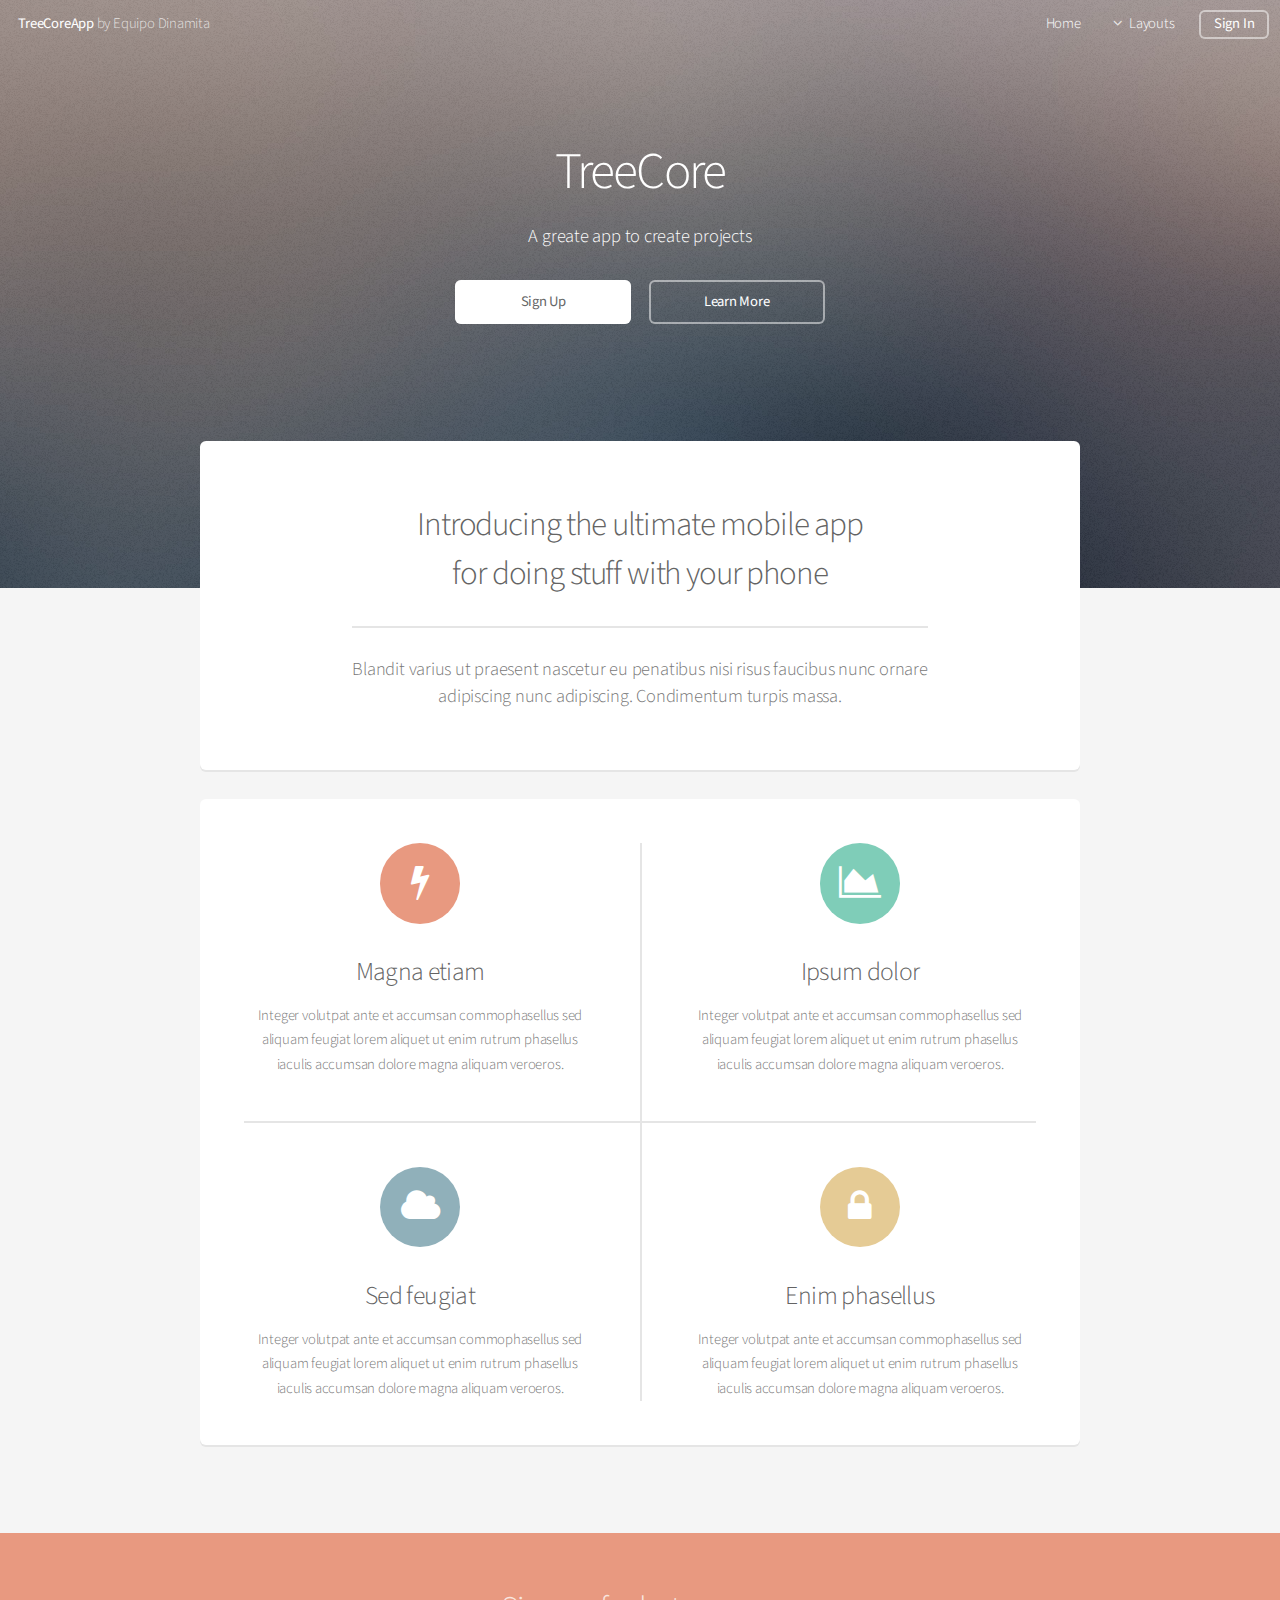
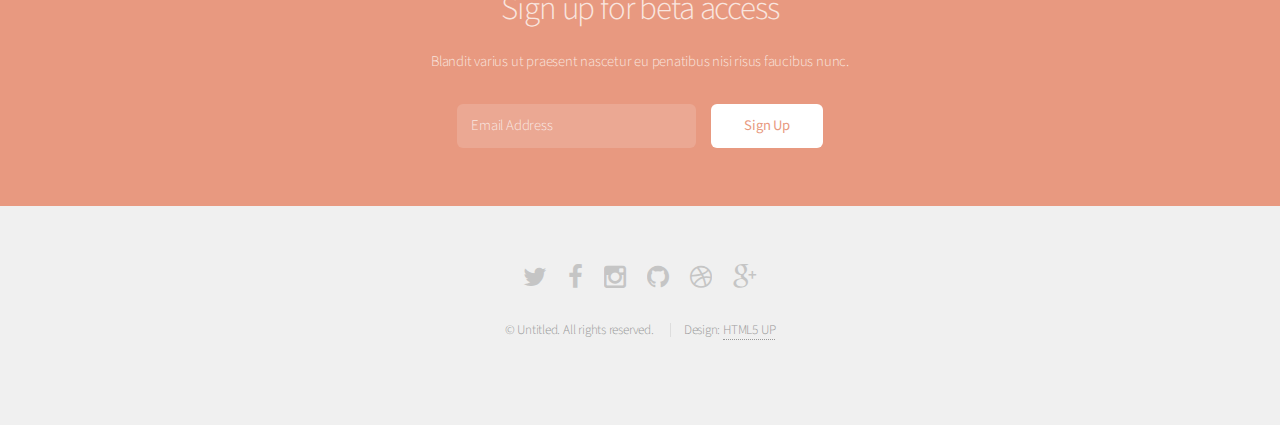
<file: src/main/resources/static/index.html>
<!DOCTYPE HTML>
<!--
	Alpha by HTML5 UP
	html5up.net | @n33co
	Free for personal and commercial use under the CCA 3.0 license (html5up.net/license)
-->
<html>
<head>
	<title>Alpha by HTML5 UP</title>
	<meta http-equiv="content-type" content="text/html; charset=utf-8" />
	<meta name="description" content="" />
	<meta name="keywords" content="" />
	<!--Scripts-->
	<script src="js/view/jquery.min.js"></script>
	<script src="js/view/jquery.dropotron.min.js"></script>
	<script src="js/view/jquery.scrollgress.min.js"></script>
	<script src="js/view/skel.min.js"></script>
	<script src="js/view/skel-layers.min.js"></script>
	<script src="js/view/init.js"></script>
	<noscript>
		<link rel="stylesheet" href="css/view/skel.css" />
		<link rel="stylesheet" href="css/view/style.css" />
		<link rel="stylesheet" href="css/view/style-wide.css" />
	</noscript>
</head>
<body class="landing">

	<!-- Header -->
	<header id="header" class="alt">
		<h1>
			<a href="index.html">TreeCoreApp</a> by Equipo Dinamita
		</h1>
		<nav id="nav">
			<ul>
				<li><a href="index.html">Home</a></li>
				<li><a href="" class="icon fa-angle-down">Layouts</a>
					<ul>
						<li><a href="prueba.html">Project</a>
							<ul>
								<li><a href="projectDescription.html">Add</a></li>
								<li><a href="#">Option Two</a></li>
								<li><a href="#">Option Three</a></li>
								<li><a href="#">Option Four</a></li>
							</ul></li>
					</ul></li>
				<li><a href="login.html" class="button">Sign In</a></li>
			</ul>
		</nav>
	</header>

	<!-- Banner -->
	<section id="banner">
		<h2>TreeCore</h2>
		<p>A greate app to create projects</p>
		<ul class="actions">
			<li><a href="signup.html" class="button special">Sign Up</a></li>
			<li><a href="#" class="button">Learn More</a></li>
		</ul>
	</section>

	<!-- Main -->
	<section id="main" class="container">

		<section class="box special">
			<header class="major">
				<h2>
					Introducing the ultimate mobile app <br /> for doing stuff with
					your phone
				</h2>
				<p>
					Blandit varius ut praesent nascetur eu penatibus nisi risus
					faucibus nunc ornare<br /> adipiscing nunc adipiscing. Condimentum
					turpis massa.
				</p>
			</header>
			
		</section>

		<section class="box special features">
			<div class="features-row">
				<section>
					<span class="icon major fa-bolt accent2"></span>
					<h3>Magna etiam</h3>
					<p>Integer volutpat ante et accumsan commophasellus sed aliquam
						feugiat lorem aliquet ut enim rutrum phasellus iaculis accumsan
						dolore magna aliquam veroeros.</p>
				</section>
				<section>
					<span class="icon major fa-area-chart accent3"></span>
					<h3>Ipsum dolor</h3>
					<p>Integer volutpat ante et accumsan commophasellus sed aliquam
						feugiat lorem aliquet ut enim rutrum phasellus iaculis accumsan
						dolore magna aliquam veroeros.</p>
				</section>
			</div>
			<div class="features-row">
				<section>
					<span class="icon major fa-cloud accent4"></span>
					<h3>Sed feugiat</h3>
					<p>Integer volutpat ante et accumsan commophasellus sed aliquam
						feugiat lorem aliquet ut enim rutrum phasellus iaculis accumsan
						dolore magna aliquam veroeros.</p>
				</section>
				<section>
					<span class="icon major fa-lock accent5"></span>
					<h3>Enim phasellus</h3>
					<p>Integer volutpat ante et accumsan commophasellus sed aliquam
						feugiat lorem aliquet ut enim rutrum phasellus iaculis accumsan
						dolore magna aliquam veroeros.</p>
				</section>
			</div>
		</section>
	</section>

	<!-- CTA -->
	<section id="cta">

		<h2>Sign up for beta access</h2>
		<p>Blandit varius ut praesent nascetur eu penatibus nisi risus
			faucibus nunc.</p>

		<form>
			<div class="row uniform 50%">
				<div class="8u 12u(mobilep)">
					<input type="email" name="email" id="email"
						placeholder="Email Address" />
				</div>
				<div class="4u 12u(mobilep)">
					<input type="submit" value="Sign Up" class="fit" />
				</div>
			</div>
		</form>

	</section>

	<!-- Footer -->
	<footer id="footer">
		<ul class="icons">
			<li><a href="#" class="icon fa-twitter"><span class="label">Twitter</span></a></li>
			<li><a href="#" class="icon fa-facebook"><span class="label">Facebook</span></a></li>
			<li><a href="#" class="icon fa-instagram"><span
					class="label">Instagram</span></a></li>
			<li><a href="#" class="icon fa-github"><span class="label">Github</span></a></li>
			<li><a href="#" class="icon fa-dribbble"><span class="label">Dribbble</span></a></li>
			<li><a href="#" class="icon fa-google-plus"><span
					class="label">Google+</span></a></li>
		</ul>
		<ul class="copyright">
			<li>&copy; Untitled. All rights reserved.</li>
			<li>Design: <a href="http://html5up.net">HTML5 UP</a></li>
		</ul>
	</footer>

</body>
</html>
</file>
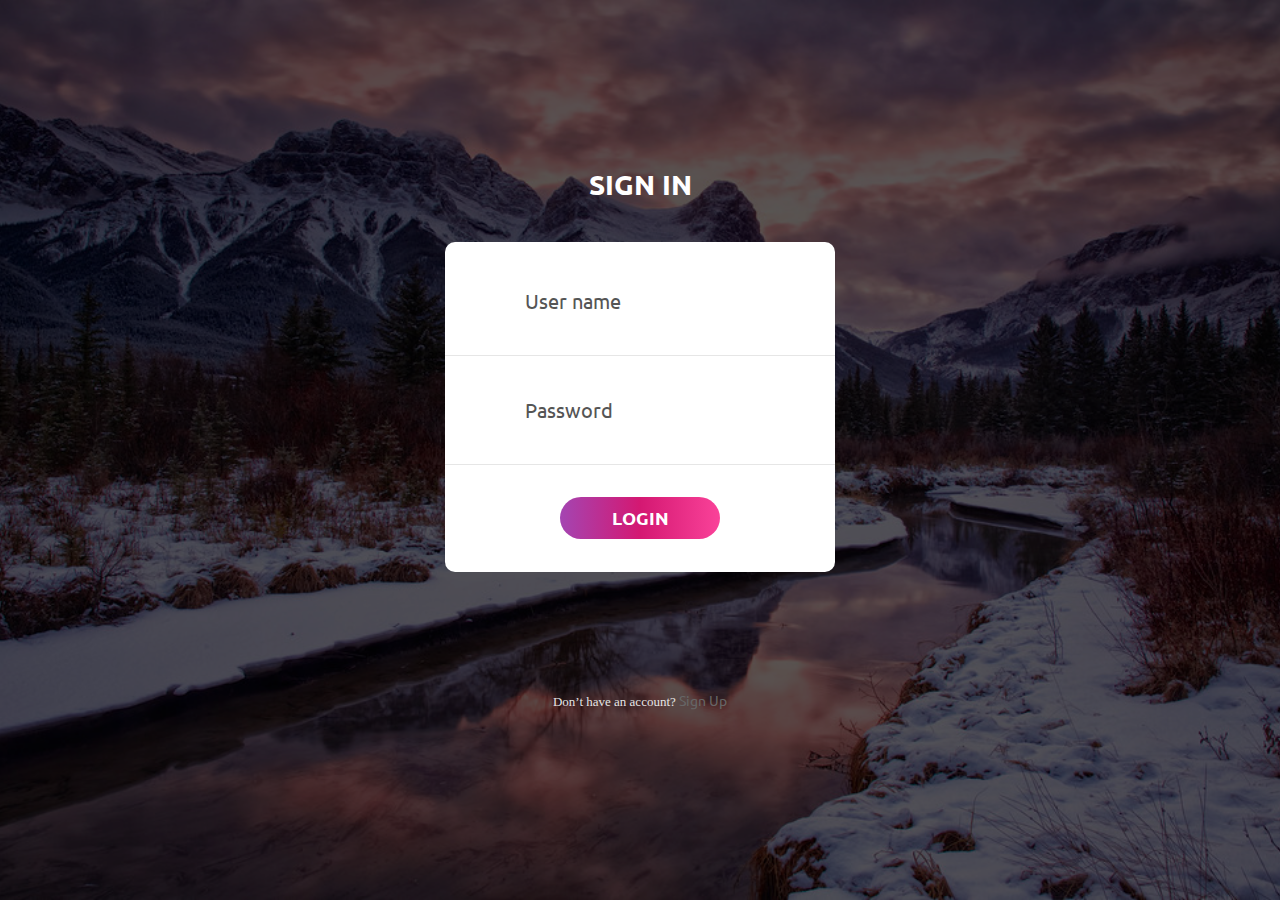
<file: src/main/resources/static/login.html>
<!DOCTYPE html>
<html lang="en">
<head>
	<title>Login</title>
	<meta charset="UTF-8">
	<meta name="viewport" content="width=device-width, initial-scale=1">
	
	<meta http-equiv="Expires" content="0">
	<meta http-equiv="Last-Modified" content="0">
	<meta http-equiv="Cache-Control" content="no-cache, mustrevalidate">
	<meta http-equiv="Pragma" content="no-cache">
	
	<script src="js/login/vendor/jquery/jquery-3.2.1.min.js"></script>
	<script src="js/login/vendor/animsition/js/animsition.min.js"></script>
	<script src="js/login/vendor/bootstrap/js/popper.js"></script>
	<script src="js/login/vendor/bootstrap/js/bootstrap.min.js"></script>
	<script src="js/login/vendor/select2/select2.min.js"></script>
	<script src="js/login/vendor/daterangepicker/moment.min.js"></script>
	<script src="js/login/vendor/daterangepicker/daterangepicker.js"></script>
	<script src="js/login/vendor/countdowntime/countdowntime.js"></script>
	<script src="js/login/js/main.js"></script>
	
	<script src="https://ajax.googleapis.com/ajax/libs/jquery/3.4.1/jquery.min.js"></script>
	<script src="js/api/apiclient.js"></script>
	<script src="js/api/app.js"></script>
	
	<link rel="icon" type="image/png" href="images/login/images/icons/favicon.ico" />
	<link rel="stylesheet" type="text/css" href="css/login/vendor/bootstrap/css/bootstrap.min.css">
	<link rel="stylesheet" type="text/css" href="css/login/fonts/font-awesome-4.7.0/css/font-awesome.min.css">
	<link rel="stylesheet" type="text/css" href="css/login/fonts/Linearicons-Free-v1.0.0/icon-font.min.css">
	<link rel="stylesheet" type="text/css" href="css/login/vendor/animate/animate.css">
	<link rel="stylesheet" type="text/css" href="css/login/vendor/css-hamburgers/hamburgers.min.css">
	<link rel="stylesheet" type="text/css" href="css/login/vendor/animsition/css/animsition.min.css">
	<link rel="stylesheet" type="text/css" href="css/login/vendor/select2/select2.min.css">
	<link rel="stylesheet" type="text/css" href="css/login/vendor/daterangepicker/daterangepicker.css">
	<link rel="stylesheet" type="text/css" href="css/login/css/util.css">
	<link rel="stylesheet" type="text/css" href="css/login/css/main.css">


</head>
<body>
	<div class="limiter">
		<div class="container-login100"
			style="background-image: url('images/bg-01.jpg');">
			<div class="wrap-login100 p-t-30 p-b-50">
				<span class="login100-form-title p-b-41"> Sign in </span>
				<form class="login100-form validate-form p-b-33 p-t-5">

					<div class="wrap-input100 validate-input"
						data-validate="Enter username">
						<input class="input100" type="text" id="username" name="username" placeholder="User name"> 
						<span class="focus-input100"data-placeholder="&#xe82a;"></span>
					</div>

					<div class="wrap-input100 validate-input"
						data-validate="Enter password">
						<input class="input100" type="password" id="pass" name="pass" placeholder="Password"> 
						<span class="focus-input100" data-placeholder="&#xe80f;"></span>
					</div>

					<div class="container-login100-form-btn m-t-32">
						<button type="button" class="login100-form-btn" 
						onclick="app.loginUser(username.value, pass.value)">Login</button>
					</div>
					
				</form>
				<div class="text-center p-t-115">
					<span class="txt1"> Don’t have an account? </span> 
					<a class="txt2" href="signup.html"> Sign Up </a>
				</div>
			</div>
		</div>
	</div>


	<div id="dropDownSelect1"></div>

</body>
</html>
</file>
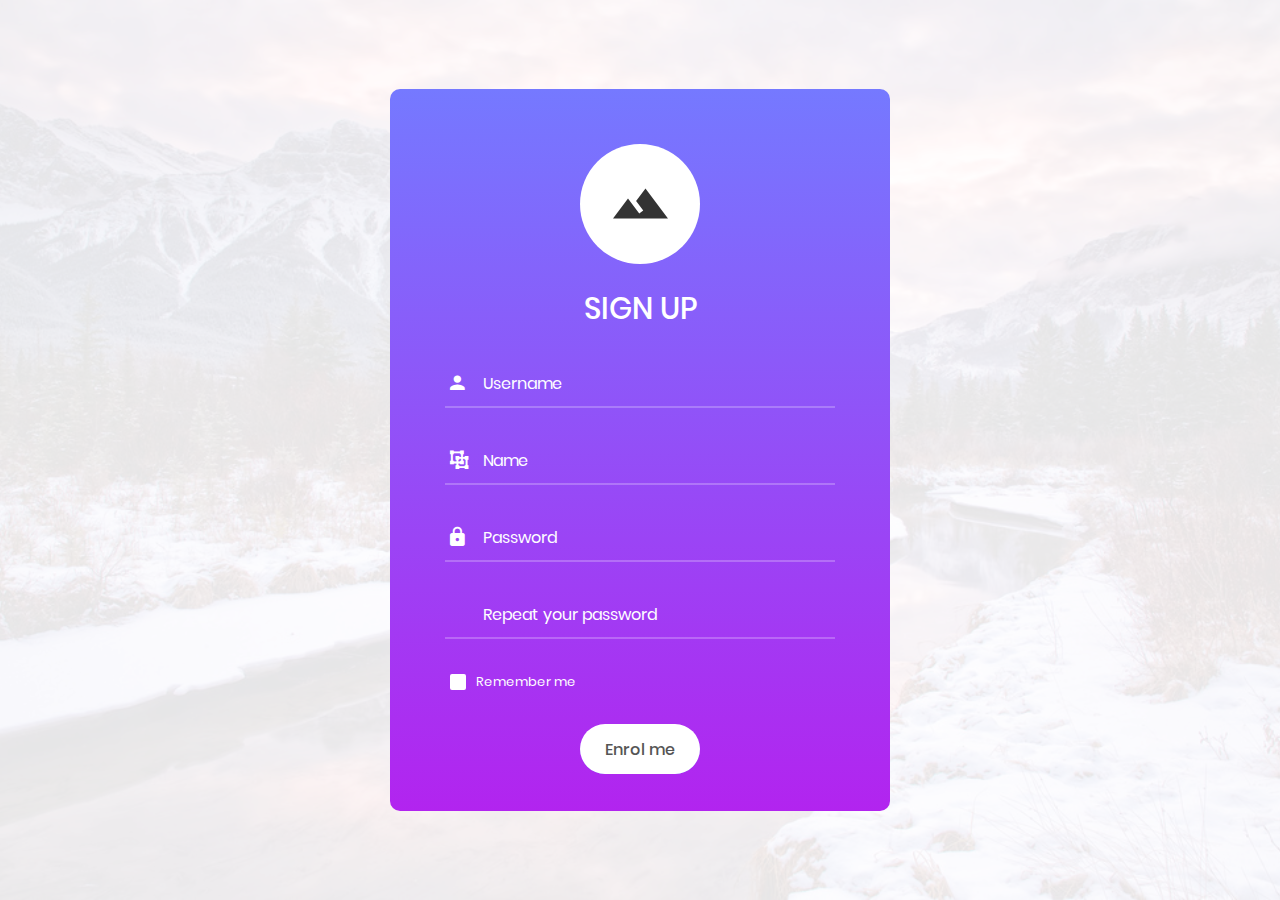
<file: src/main/resources/static/signup.html>
<!DOCTYPE html>
<html lang="en">
<head>
	<title>Register</title>
	<meta charset="UTF-8">
	<meta name="viewport" content="width=device-width, initial-scale=1">
	
	<meta http-equiv="Expires" content="0">
	<meta http-equiv="Last-Modified" content="0">
	<meta http-equiv="Cache-Control" content="no-cache, mustrevalidate">
	<meta http-equiv="Pragma" content="no-cache">

    <script src="js/reg/vendor/jquery/jquery-3.2.1.min.js"></script>
	<script src="js/reg/vendor/animsition/js/animsition.min.js"></script>
	<script src="js/reg/vendor/bootstrap/js/popper.js"></script>
	<script src="js/reg/vendor/bootstrap/js/bootstrap.min.js"></script>
	<script src="js/reg/vendor/select2/select2.min.js"></script>
	<script src="js/reg/vendor/daterangepicker/moment.min.js"></script>
	<script src="js/reg/vendor/daterangepicker/daterangepicker.js"></script>
	<script src="js/reg/vendor/countdowntime/countdowntime.js"></script>
	<script src="js/reg/js/main.js"></script>
	
	<script src="https://ajax.googleapis.com/ajax/libs/jquery/3.4.1/jquery.min.js"></script>
	<script src="js/api/apiclient.js"></script>
	<link rel="icon" type="image/png" href="images/reg/icons/favicon.ico"/>
	<link rel="stylesheet" type="text/css" href="css/reg/vendor/bootstrap/css/bootstrap.min.css">
	<link rel="stylesheet" type="text/css" href="css/reg/fonts/font-awesome-4.7.0/css/font-awesome.min.css">
	<link rel="stylesheet" type="text/css" href="css/reg/fonts/iconic/css/material-design-iconic-font.min.css">
	<link rel="stylesheet" type="text/css" href="css/reg/vendor/animate/animate.css">
	<link rel="stylesheet" type="text/css" href="css/reg/vendor/css-hamburgers/hamburgers.min.css">
	<link rel="stylesheet" type="text/css" href="css/reg/vendor/animsition/css/animsition.min.css">
	<link rel="stylesheet" type="text/css" href="css/reg/vendor/select2/select2.min.css">
	<link rel="stylesheet" type="text/css" href="css/reg/vendor/daterangepicker/daterangepicker.css">
	<link rel="stylesheet" type="text/css" href="css/reg/css/util.css">
	<link rel="stylesheet" type="text/css" href="css/reg/css/main.css">
</head>
<body>

	<div class="limiter">
		<div class="container-login100"
			style="background-image: url('images/bg-01.jpg');">
			<div class="wrap-login100">
				<form class="login100-form validate-form">
					<span class="login100-form-logo"> <i
						class="zmdi zmdi-landscape"></i>
					</span> <span class="login100-form-title p-b-34 p-t-27"> Sign Up </span>

					<div class="wrap-input100 validate-input"
						data-validate="Enter username">
						<input class="input100" type="text" id="username" name="username" placeholder="Username"> 
						<span class="focus-input100" data-placeholder="&#xf207;"></span>
					</div>

					<div class="wrap-input100 validate-input" data-validate="Enter your name">
						<input class="input100" type="text" id="nameUser" name="name" placeholder="Name">
						<span class="focus-input100" data-placeholder="&#xf3ed;"></span>
					</div>

					<div class="wrap-input100 validate-input" data-validate="Enter password">
						<input class="input100" type="password" id="passwd" name="passwd" placeholder="Password"> 
						<span class="focus-input100" data-placeholder="&#xf191;"></span>
					</div>

					<div class="wrap-input100 validate-input" data-validate="Enter you password again">
						<input class="input100" type="password" id="repPasswd" name="repPass" placeholder="Repeat your password"> 
						<span class="focus-input100"></span>
					</div>

					<div class="contact100-form-checkbox">
						<input class="input-checkbox100" id="ckb1" type="checkbox" name="remember-me"> 
						<label class="label-checkbox100" for="ckb1">Remember me</label>
					</div>

					<div class="container-login100-form-btn">
						<button type="button" class="login100-form-btn"
						onclick="app.addUser(username.value, nameUser.value, passwd.value, repPasswd.value)">Enrol me</button>
					</div>

				</form>
			</div>
		</div>
	</div>

</body>
</html>
</file>
<file: src/main/resources/static/css/login/vendor/daterangepicker/daterangepicker.css>
.daterangepicker {
  position: absolute;
  color: inherit;
  background-color: #fff;
  border-radius: 4px;
  width: 278px;
  padding: 4px;
  margin-top: 1px;
  top: 100px;
  left: 20px;
  /* Calendars */ }
  .daterangepicker:before, .daterangepicker:after {
    position: absolute;
    display: inline-block;
    border-bottom-color: rgba(0, 0, 0, 0.2);
    content: ''; }
  .daterangepicker:before {
    top: -7px;
    border-right: 7px solid transparent;
    border-left: 7px solid transparent;
    border-bottom: 7px solid #ccc; }
  .daterangepicker:after {
    top: -6px;
    border-right: 6px solid transparent;
    border-bottom: 6px solid #fff;
    border-left: 6px solid transparent; }
  .daterangepicker.opensleft:before {
    right: 9px; }
  .daterangepicker.opensleft:after {
    right: 10px; }
  .daterangepicker.openscenter:before {
    left: 0;
    right: 0;
    width: 0;
    margin-left: auto;
    margin-right: auto; }
  .daterangepicker.openscenter:after {
    left: 0;
    right: 0;
    width: 0;
    margin-left: auto;
    margin-right: auto; }
  .daterangepicker.opensright:before {
    left: 9px; }
  .daterangepicker.opensright:after {
    left: 10px; }
  .daterangepicker.dropup {
    margin-top: -5px; }
    .daterangepicker.dropup:before {
      top: initial;
      bottom: -7px;
      border-bottom: initial;
      border-top: 7px solid #ccc; }
    .daterangepicker.dropup:after {
      top: initial;
      bottom: -6px;
      border-bottom: initial;
      border-top: 6px solid #fff; }
  .daterangepicker.dropdown-menu {
    max-width: none;
    z-index: 3001; }
  .daterangepicker.single .ranges, .daterangepicker.single .calendar {
    float: none; }
  .daterangepicker.show-calendar .calendar {
    display: block; }
  .daterangepicker .calendar {
    display: none;
    max-width: 270px;
    margin: 4px; }
    .daterangepicker .calendar.single .calendar-table {
      border: none; }
    .daterangepicker .calendar th, .daterangepicker .calendar td {
      white-space: nowrap;
      text-align: center;
      min-width: 32px; }
  .daterangepicker .calendar-table {
    border: 1px solid #fff;
    padding: 4px;
    border-radius: 4px;
    background-color: #fff; }
  .daterangepicker table {
    width: 100%;
    margin: 0; }
  .daterangepicker td, .daterangepicker th {
    text-align: center;
    width: 20px;
    height: 20px;
    border-radius: 4px;
    border: 1px solid transparent;
    white-space: nowrap;
    cursor: pointer; }
    .daterangepicker td.available:hover, .daterangepicker th.available:hover {
      background-color: #eee;
      border-color: transparent;
      color: inherit; }
    .daterangepicker td.week, .daterangepicker th.week {
      font-size: 80%;
      color: #ccc; }
  .daterangepicker td.off, .daterangepicker td.off.in-range, .daterangepicker td.off.start-date, .daterangepicker td.off.end-date {
    background-color: #fff;
    border-color: transparent;
    color: #999; }
  .daterangepicker td.in-range {
    background-color: #ebf4f8;
    border-color: transparent;
    color: #000;
    border-radius: 0; }
  .daterangepicker td.start-date {
    border-radius: 4px 0 0 4px; }
  .daterangepicker td.end-date {
    border-radius: 0 4px 4px 0; }
  .daterangepicker td.start-date.end-date {
    border-radius: 4px; }
  .daterangepicker td.active, .daterangepicker td.active:hover {
    background-color: #357ebd;
    border-color: transparent;
    color: #fff; }
  .daterangepicker th.month {
    width: auto; }
  .daterangepicker td.disabled, .daterangepicker option.disabled {
    color: #999;
    cursor: not-allowed;
    text-decoration: line-through; }
  .daterangepicker select.monthselect, .daterangepicker select.yearselect {
    font-size: 12px;
    padding: 1px;
    height: auto;
    margin: 0;
    cursor: default; }
  .daterangepicker select.monthselect {
    margin-right: 2%;
    width: 56%; }
  .daterangepicker select.yearselect {
    width: 40%; }
  .daterangepicker select.hourselect, .daterangepicker select.minuteselect, .daterangepicker select.secondselect, .daterangepicker select.ampmselect {
    width: 50px;
    margin-bottom: 0; }
  .daterangepicker .input-mini {
    border: 1px solid #ccc;
    border-radius: 4px;
    color: #555;
    height: 30px;
    line-height: 30px;
    display: block;
    vertical-align: middle;
    margin: 0 0 5px 0;
    padding: 0 6px 0 28px;
    width: 100%; }
    .daterangepicker .input-mini.active {
      border: 1px solid #08c;
      border-radius: 4px; }
  .daterangepicker .daterangepicker_input {
    position: relative; }
    .daterangepicker .daterangepicker_input i {
      position: absolute;
      left: 8px;
      top: 8px; }
  .daterangepicker.rtl .input-mini {
    padding-right: 28px;
    padding-left: 6px; }
  .daterangepicker.rtl .daterangepicker_input i {
    left: auto;
    right: 8px; }
  .daterangepicker .calendar-time {
    text-align: center;
    margin: 5px auto;
    line-height: 30px;
    position: relative;
    padding-left: 28px; }
    .daterangepicker .calendar-time select.disabled {
      color: #ccc;
      cursor: not-allowed; }

.ranges {
  font-size: 11px;
  float: none;
  margin: 4px;
  text-align: left; }
  .ranges ul {
    list-style: none;
    margin: 0 auto;
    padding: 0;
    width: 100%; }
  .ranges li {
    font-size: 13px;
    background-color: #f5f5f5;
    border: 1px solid #f5f5f5;
    border-radius: 4px;
    color: #08c;
    padding: 3px 12px;
    margin-bottom: 8px;
    cursor: pointer; }
    .ranges li:hover {
      background-color: #08c;
      border: 1px solid #08c;
      color: #fff; }
    .ranges li.active {
      background-color: #08c;
      border: 1px solid #08c;
      color: #fff; }

/*  Larger Screen Styling */
@media (min-width: 564px) {
  .daterangepicker {
    width: auto; }
    .daterangepicker .ranges ul {
      width: 160px; }
    .daterangepicker.single .ranges ul {
      width: 100%; }
    .daterangepicker.single .calendar.left {
      clear: none; }
    .daterangepicker.single.ltr .ranges, .daterangepicker.single.ltr .calendar {
      float: left; }
    .daterangepicker.single.rtl .ranges, .daterangepicker.single.rtl .calendar {
      float: right; }
    .daterangepicker.ltr {
      direction: ltr;
      text-align: left; }
      .daterangepicker.ltr .calendar.left {
        clear: left;
        margin-right: 0; }
        .daterangepicker.ltr .calendar.left .calendar-table {
          border-right: none;
          border-top-right-radius: 0;
          border-bottom-right-radius: 0; }
      .daterangepicker.ltr .calendar.right {
        margin-left: 0; }
        .daterangepicker.ltr .calendar.right .calendar-table {
          border-left: none;
          border-top-left-radius: 0;
          border-bottom-left-radius: 0; }
      .daterangepicker.ltr .left .daterangepicker_input {
        padding-right: 12px; }
      .daterangepicker.ltr .calendar.left .calendar-table {
        padding-right: 12px; }
      .daterangepicker.ltr .ranges, .daterangepicker.ltr .calendar {
        float: left; }
    .daterangepicker.rtl {
      direction: rtl;
      text-align: right; }
      .daterangepicker.rtl .calendar.left {
        clear: right;
        margin-left: 0; }
        .daterangepicker.rtl .calendar.left .calendar-table {
          border-left: none;
          border-top-left-radius: 0;
          border-bottom-left-radius: 0; }
      .daterangepicker.rtl .calendar.right {
        margin-right: 0; }
        .daterangepicker.rtl .calendar.right .calendar-table {
          border-right: none;
          border-top-right-radius: 0;
          border-bottom-right-radius: 0; }
      .daterangepicker.rtl .left .daterangepicker_input {
        padding-left: 12px; }
      .daterangepicker.rtl .calendar.left .calendar-table {
        padding-left: 12px; }
      .daterangepicker.rtl .ranges, .daterangepicker.rtl .calendar {
        text-align: right;
        float: right; } }
@media (min-width: 730px) {
  .daterangepicker .ranges {
    width: auto; }
  .daterangepicker.ltr .ranges {
    float: left; }
  .daterangepicker.rtl .ranges {
    float: right; }
  .daterangepicker .calendar.left {
    clear: none !important; } }
</file>
<file: src/main/resources/static/css/login/css/util.css>
/*[ FONT SIZE ]
///////////////////////////////////////////////////////////
*/
.fs-1 {font-size: 1px;}
.fs-2 {font-size: 2px;}
.fs-3 {font-size: 3px;}
.fs-4 {font-size: 4px;}
.fs-5 {font-size: 5px;}
.fs-6 {font-size: 6px;}
.fs-7 {font-size: 7px;}
.fs-8 {font-size: 8px;}
.fs-9 {font-size: 9px;}
.fs-10 {font-size: 10px;}
.fs-11 {font-size: 11px;}
.fs-12 {font-size: 12px;}
.fs-13 {font-size: 13px;}
.fs-14 {font-size: 14px;}
.fs-15 {font-size: 15px;}
.fs-16 {font-size: 16px;}
.fs-17 {font-size: 17px;}
.fs-18 {font-size: 18px;}
.fs-19 {font-size: 19px;}
.fs-20 {font-size: 20px;}
.fs-21 {font-size: 21px;}
.fs-22 {font-size: 22px;}
.fs-23 {font-size: 23px;}
.fs-24 {font-size: 24px;}
.fs-25 {font-size: 25px;}
.fs-26 {font-size: 26px;}
.fs-27 {font-size: 27px;}
.fs-28 {font-size: 28px;}
.fs-29 {font-size: 29px;}
.fs-30 {font-size: 30px;}
.fs-31 {font-size: 31px;}
.fs-32 {font-size: 32px;}
.fs-33 {font-size: 33px;}
.fs-34 {font-size: 34px;}
.fs-35 {font-size: 35px;}
.fs-36 {font-size: 36px;}
.fs-37 {font-size: 37px;}
.fs-38 {font-size: 38px;}
.fs-39 {font-size: 39px;}
.fs-40 {font-size: 40px;}
.fs-41 {font-size: 41px;}
.fs-42 {font-size: 42px;}
.fs-43 {font-size: 43px;}
.fs-44 {font-size: 44px;}
.fs-45 {font-size: 45px;}
.fs-46 {font-size: 46px;}
.fs-47 {font-size: 47px;}
.fs-48 {font-size: 48px;}
.fs-49 {font-size: 49px;}
.fs-50 {font-size: 50px;}
.fs-51 {font-size: 51px;}
.fs-52 {font-size: 52px;}
.fs-53 {font-size: 53px;}
.fs-54 {font-size: 54px;}
.fs-55 {font-size: 55px;}
.fs-56 {font-size: 56px;}
.fs-57 {font-size: 57px;}
.fs-58 {font-size: 58px;}
.fs-59 {font-size: 59px;}
.fs-60 {font-size: 60px;}
.fs-61 {font-size: 61px;}
.fs-62 {font-size: 62px;}
.fs-63 {font-size: 63px;}
.fs-64 {font-size: 64px;}
.fs-65 {font-size: 65px;}
.fs-66 {font-size: 66px;}
.fs-67 {font-size: 67px;}
.fs-68 {font-size: 68px;}
.fs-69 {font-size: 69px;}
.fs-70 {font-size: 70px;}
.fs-71 {font-size: 71px;}
.fs-72 {font-size: 72px;}
.fs-73 {font-size: 73px;}
.fs-74 {font-size: 74px;}
.fs-75 {font-size: 75px;}
.fs-76 {font-size: 76px;}
.fs-77 {font-size: 77px;}
.fs-78 {font-size: 78px;}
.fs-79 {font-size: 79px;}
.fs-80 {font-size: 80px;}
.fs-81 {font-size: 81px;}
.fs-82 {font-size: 82px;}
.fs-83 {font-size: 83px;}
.fs-84 {font-size: 84px;}
.fs-85 {font-size: 85px;}
.fs-86 {font-size: 86px;}
.fs-87 {font-size: 87px;}
.fs-88 {font-size: 88px;}
.fs-89 {font-size: 89px;}
.fs-90 {font-size: 90px;}
.fs-91 {font-size: 91px;}
.fs-92 {font-size: 92px;}
.fs-93 {font-size: 93px;}
.fs-94 {font-size: 94px;}
.fs-95 {font-size: 95px;}
.fs-96 {font-size: 96px;}
.fs-97 {font-size: 97px;}
.fs-98 {font-size: 98px;}
.fs-99 {font-size: 99px;}
.fs-100 {font-size: 100px;}
.fs-101 {font-size: 101px;}
.fs-102 {font-size: 102px;}
.fs-103 {font-size: 103px;}
.fs-104 {font-size: 104px;}
.fs-105 {font-size: 105px;}
.fs-106 {font-size: 106px;}
.fs-107 {font-size: 107px;}
.fs-108 {font-size: 108px;}
.fs-109 {font-size: 109px;}
.fs-110 {font-size: 110px;}
.fs-111 {font-size: 111px;}
.fs-112 {font-size: 112px;}
.fs-113 {font-size: 113px;}
.fs-114 {font-size: 114px;}
.fs-115 {font-size: 115px;}
.fs-116 {font-size: 116px;}
.fs-117 {font-size: 117px;}
.fs-118 {font-size: 118px;}
.fs-119 {font-size: 119px;}
.fs-120 {font-size: 120px;}
.fs-121 {font-size: 121px;}
.fs-122 {font-size: 122px;}
.fs-123 {font-size: 123px;}
.fs-124 {font-size: 124px;}
.fs-125 {font-size: 125px;}
.fs-126 {font-size: 126px;}
.fs-127 {font-size: 127px;}
.fs-128 {font-size: 128px;}
.fs-129 {font-size: 129px;}
.fs-130 {font-size: 130px;}
.fs-131 {font-size: 131px;}
.fs-132 {font-size: 132px;}
.fs-133 {font-size: 133px;}
.fs-134 {font-size: 134px;}
.fs-135 {font-size: 135px;}
.fs-136 {font-size: 136px;}
.fs-137 {font-size: 137px;}
.fs-138 {font-size: 138px;}
.fs-139 {font-size: 139px;}
.fs-140 {font-size: 140px;}
.fs-141 {font-size: 141px;}
.fs-142 {font-size: 142px;}
.fs-143 {font-size: 143px;}
.fs-144 {font-size: 144px;}
.fs-145 {font-size: 145px;}
.fs-146 {font-size: 146px;}
.fs-147 {font-size: 147px;}
.fs-148 {font-size: 148px;}
.fs-149 {font-size: 149px;}
.fs-150 {font-size: 150px;}
.fs-151 {font-size: 151px;}
.fs-152 {font-size: 152px;}
.fs-153 {font-size: 153px;}
.fs-154 {font-size: 154px;}
.fs-155 {font-size: 155px;}
.fs-156 {font-size: 156px;}
.fs-157 {font-size: 157px;}
.fs-158 {font-size: 158px;}
.fs-159 {font-size: 159px;}
.fs-160 {font-size: 160px;}
.fs-161 {font-size: 161px;}
.fs-162 {font-size: 162px;}
.fs-163 {font-size: 163px;}
.fs-164 {font-size: 164px;}
.fs-165 {font-size: 165px;}
.fs-166 {font-size: 166px;}
.fs-167 {font-size: 167px;}
.fs-168 {font-size: 168px;}
.fs-169 {font-size: 169px;}
.fs-170 {font-size: 170px;}
.fs-171 {font-size: 171px;}
.fs-172 {font-size: 172px;}
.fs-173 {font-size: 173px;}
.fs-174 {font-size: 174px;}
.fs-175 {font-size: 175px;}
.fs-176 {font-size: 176px;}
.fs-177 {font-size: 177px;}
.fs-178 {font-size: 178px;}
.fs-179 {font-size: 179px;}
.fs-180 {font-size: 180px;}
.fs-181 {font-size: 181px;}
.fs-182 {font-size: 182px;}
.fs-183 {font-size: 183px;}
.fs-184 {font-size: 184px;}
.fs-185 {font-size: 185px;}
.fs-186 {font-size: 186px;}
.fs-187 {font-size: 187px;}
.fs-188 {font-size: 188px;}
.fs-189 {font-size: 189px;}
.fs-190 {font-size: 190px;}
.fs-191 {font-size: 191px;}
.fs-192 {font-size: 192px;}
.fs-193 {font-size: 193px;}
.fs-194 {font-size: 194px;}
.fs-195 {font-size: 195px;}
.fs-196 {font-size: 196px;}
.fs-197 {font-size: 197px;}
.fs-198 {font-size: 198px;}
.fs-199 {font-size: 199px;}
.fs-200 {font-size: 200px;}

/*[ PADDING ]
///////////////////////////////////////////////////////////
*/
.p-t-0 {padding-top: 0px;}
.p-t-1 {padding-top: 1px;}
.p-t-2 {padding-top: 2px;}
.p-t-3 {padding-top: 3px;}
.p-t-4 {padding-top: 4px;}
.p-t-5 {padding-top: 5px;}
.p-t-6 {padding-top: 6px;}
.p-t-7 {padding-top: 7px;}
.p-t-8 {padding-top: 8px;}
.p-t-9 {padding-top: 9px;}
.p-t-10 {padding-top: 10px;}
.p-t-11 {padding-top: 11px;}
.p-t-12 {padding-top: 12px;}
.p-t-13 {padding-top: 13px;}
.p-t-14 {padding-top: 14px;}
.p-t-15 {padding-top: 15px;}
.p-t-16 {padding-top: 16px;}
.p-t-17 {padding-top: 17px;}
.p-t-18 {padding-top: 18px;}
.p-t-19 {padding-top: 19px;}
.p-t-20 {padding-top: 20px;}
.p-t-21 {padding-top: 21px;}
.p-t-22 {padding-top: 22px;}
.p-t-23 {padding-top: 23px;}
.p-t-24 {padding-top: 24px;}
.p-t-25 {padding-top: 25px;}
.p-t-26 {padding-top: 26px;}
.p-t-27 {padding-top: 27px;}
.p-t-28 {padding-top: 28px;}
.p-t-29 {padding-top: 29px;}
.p-t-30 {padding-top: 30px;}
.p-t-31 {padding-top: 31px;}
.p-t-32 {padding-top: 32px;}
.p-t-33 {padding-top: 33px;}
.p-t-34 {padding-top: 34px;}
.p-t-35 {padding-top: 35px;}
.p-t-36 {padding-top: 36px;}
.p-t-37 {padding-top: 37px;}
.p-t-38 {padding-top: 38px;}
.p-t-39 {padding-top: 39px;}
.p-t-40 {padding-top: 40px;}
.p-t-41 {padding-top: 41px;}
.p-t-42 {padding-top: 42px;}
.p-t-43 {padding-top: 43px;}
.p-t-44 {padding-top: 44px;}
.p-t-45 {padding-top: 45px;}
.p-t-46 {padding-top: 46px;}
.p-t-47 {padding-top: 47px;}
.p-t-48 {padding-top: 48px;}
.p-t-49 {padding-top: 49px;}
.p-t-50 {padding-top: 50px;}
.p-t-51 {padding-top: 51px;}
.p-t-52 {padding-top: 52px;}
.p-t-53 {padding-top: 53px;}
.p-t-54 {padding-top: 54px;}
.p-t-55 {padding-top: 55px;}
.p-t-56 {padding-top: 56px;}
.p-t-57 {padding-top: 57px;}
.p-t-58 {padding-top: 58px;}
.p-t-59 {padding-top: 59px;}
.p-t-60 {padding-top: 60px;}
.p-t-61 {padding-top: 61px;}
.p-t-62 {padding-top: 62px;}
.p-t-63 {padding-top: 63px;}
.p-t-64 {padding-top: 64px;}
.p-t-65 {padding-top: 65px;}
.p-t-66 {padding-top: 66px;}
.p-t-67 {padding-top: 67px;}
.p-t-68 {padding-top: 68px;}
.p-t-69 {padding-top: 69px;}
.p-t-70 {padding-top: 70px;}
.p-t-71 {padding-top: 71px;}
.p-t-72 {padding-top: 72px;}
.p-t-73 {padding-top: 73px;}
.p-t-74 {padding-top: 74px;}
.p-t-75 {padding-top: 75px;}
.p-t-76 {padding-top: 76px;}
.p-t-77 {padding-top: 77px;}
.p-t-78 {padding-top: 78px;}
.p-t-79 {padding-top: 79px;}
.p-t-80 {padding-top: 80px;}
.p-t-81 {padding-top: 81px;}
.p-t-82 {padding-top: 82px;}
.p-t-83 {padding-top: 83px;}
.p-t-84 {padding-top: 84px;}
.p-t-85 {padding-top: 85px;}
.p-t-86 {padding-top: 86px;}
.p-t-87 {padding-top: 87px;}
.p-t-88 {padding-top: 88px;}
.p-t-89 {padding-top: 89px;}
.p-t-90 {padding-top: 90px;}
.p-t-91 {padding-top: 91px;}
.p-t-92 {padding-top: 92px;}
.p-t-93 {padding-top: 93px;}
.p-t-94 {padding-top: 94px;}
.p-t-95 {padding-top: 95px;}
.p-t-96 {padding-top: 96px;}
.p-t-97 {padding-top: 97px;}
.p-t-98 {padding-top: 98px;}
.p-t-99 {padding-top: 99px;}
.p-t-100 {padding-top: 100px;}
.p-t-101 {padding-top: 101px;}
.p-t-102 {padding-top: 102px;}
.p-t-103 {padding-top: 103px;}
.p-t-104 {padding-top: 104px;}
.p-t-105 {padding-top: 105px;}
.p-t-106 {padding-top: 106px;}
.p-t-107 {padding-top: 107px;}
.p-t-108 {padding-top: 108px;}
.p-t-109 {padding-top: 109px;}
.p-t-110 {padding-top: 110px;}
.p-t-111 {padding-top: 111px;}
.p-t-112 {padding-top: 112px;}
.p-t-113 {padding-top: 113px;}
.p-t-114 {padding-top: 114px;}
.p-t-115 {padding-top: 115px;}
.p-t-116 {padding-top: 116px;}
.p-t-117 {padding-top: 117px;}
.p-t-118 {padding-top: 118px;}
.p-t-119 {padding-top: 119px;}
.p-t-120 {padding-top: 120px;}
.p-t-121 {padding-top: 121px;}
.p-t-122 {padding-top: 122px;}
.p-t-123 {padding-top: 123px;}
.p-t-124 {padding-top: 124px;}
.p-t-125 {padding-top: 125px;}
.p-t-126 {padding-top: 126px;}
.p-t-127 {padding-top: 127px;}
.p-t-128 {padding-top: 128px;}
.p-t-129 {padding-top: 129px;}
.p-t-130 {padding-top: 130px;}
.p-t-131 {padding-top: 131px;}
.p-t-132 {padding-top: 132px;}
.p-t-133 {padding-top: 133px;}
.p-t-134 {padding-top: 134px;}
.p-t-135 {padding-top: 135px;}
.p-t-136 {padding-top: 136px;}
.p-t-137 {padding-top: 137px;}
.p-t-138 {padding-top: 138px;}
.p-t-139 {padding-top: 139px;}
.p-t-140 {padding-top: 140px;}
.p-t-141 {padding-top: 141px;}
.p-t-142 {padding-top: 142px;}
.p-t-143 {padding-top: 143px;}
.p-t-144 {padding-top: 144px;}
.p-t-145 {padding-top: 145px;}
.p-t-146 {padding-top: 146px;}
.p-t-147 {padding-top: 147px;}
.p-t-148 {padding-top: 148px;}
.p-t-149 {padding-top: 149px;}
.p-t-150 {padding-top: 150px;}
.p-t-151 {padding-top: 151px;}
.p-t-152 {padding-top: 152px;}
.p-t-153 {padding-top: 153px;}
.p-t-154 {padding-top: 154px;}
.p-t-155 {padding-top: 155px;}
.p-t-156 {padding-top: 156px;}
.p-t-157 {padding-top: 157px;}
.p-t-158 {padding-top: 158px;}
.p-t-159 {padding-top: 159px;}
.p-t-160 {padding-top: 160px;}
.p-t-161 {padding-top: 161px;}
.p-t-162 {padding-top: 162px;}
.p-t-163 {padding-top: 163px;}
.p-t-164 {padding-top: 164px;}
.p-t-165 {padding-top: 165px;}
.p-t-166 {padding-top: 166px;}
.p-t-167 {padding-top: 167px;}
.p-t-168 {padding-top: 168px;}
.p-t-169 {padding-top: 169px;}
.p-t-170 {padding-top: 170px;}
.p-t-171 {padding-top: 171px;}
.p-t-172 {padding-top: 172px;}
.p-t-173 {padding-top: 173px;}
.p-t-174 {padding-top: 174px;}
.p-t-175 {padding-top: 175px;}
.p-t-176 {padding-top: 176px;}
.p-t-177 {padding-top: 177px;}
.p-t-178 {padding-top: 178px;}
.p-t-179 {padding-top: 179px;}
.p-t-180 {padding-top: 180px;}
.p-t-181 {padding-top: 181px;}
.p-t-182 {padding-top: 182px;}
.p-t-183 {padding-top: 183px;}
.p-t-184 {padding-top: 184px;}
.p-t-185 {padding-top: 185px;}
.p-t-186 {padding-top: 186px;}
.p-t-187 {padding-top: 187px;}
.p-t-188 {padding-top: 188px;}
.p-t-189 {padding-top: 189px;}
.p-t-190 {padding-top: 190px;}
.p-t-191 {padding-top: 191px;}
.p-t-192 {padding-top: 192px;}
.p-t-193 {padding-top: 193px;}
.p-t-194 {padding-top: 194px;}
.p-t-195 {padding-top: 195px;}
.p-t-196 {padding-top: 196px;}
.p-t-197 {padding-top: 197px;}
.p-t-198 {padding-top: 198px;}
.p-t-199 {padding-top: 199px;}
.p-t-200 {padding-top: 200px;}
.p-t-201 {padding-top: 201px;}
.p-t-202 {padding-top: 202px;}
.p-t-203 {padding-top: 203px;}
.p-t-204 {padding-top: 204px;}
.p-t-205 {padding-top: 205px;}
.p-t-206 {padding-top: 206px;}
.p-t-207 {padding-top: 207px;}
.p-t-208 {padding-top: 208px;}
.p-t-209 {padding-top: 209px;}
.p-t-210 {padding-top: 210px;}
.p-t-211 {padding-top: 211px;}
.p-t-212 {padding-top: 212px;}
.p-t-213 {padding-top: 213px;}
.p-t-214 {padding-top: 214px;}
.p-t-215 {padding-top: 215px;}
.p-t-216 {padding-top: 216px;}
.p-t-217 {padding-top: 217px;}
.p-t-218 {padding-top: 218px;}
.p-t-219 {padding-top: 219px;}
.p-t-220 {padding-top: 220px;}
.p-t-221 {padding-top: 221px;}
.p-t-222 {padding-top: 222px;}
.p-t-223 {padding-top: 223px;}
.p-t-224 {padding-top: 224px;}
.p-t-225 {padding-top: 225px;}
.p-t-226 {padding-top: 226px;}
.p-t-227 {padding-top: 227px;}
.p-t-228 {padding-top: 228px;}
.p-t-229 {padding-top: 229px;}
.p-t-230 {padding-top: 230px;}
.p-t-231 {padding-top: 231px;}
.p-t-232 {padding-top: 232px;}
.p-t-233 {padding-top: 233px;}
.p-t-234 {padding-top: 234px;}
.p-t-235 {padding-top: 235px;}
.p-t-236 {padding-top: 236px;}
.p-t-237 {padding-top: 237px;}
.p-t-238 {padding-top: 238px;}
.p-t-239 {padding-top: 239px;}
.p-t-240 {padding-top: 240px;}
.p-t-241 {padding-top: 241px;}
.p-t-242 {padding-top: 242px;}
.p-t-243 {padding-top: 243px;}
.p-t-244 {padding-top: 244px;}
.p-t-245 {padding-top: 245px;}
.p-t-246 {padding-top: 246px;}
.p-t-247 {padding-top: 247px;}
.p-t-248 {padding-top: 248px;}
.p-t-249 {padding-top: 249px;}
.p-t-250 {padding-top: 250px;}
.p-b-0 {padding-bottom: 0px;}
.p-b-1 {padding-bottom: 1px;}
.p-b-2 {padding-bottom: 2px;}
.p-b-3 {padding-bottom: 3px;}
.p-b-4 {padding-bottom: 4px;}
.p-b-5 {padding-bottom: 5px;}
.p-b-6 {padding-bottom: 6px;}
.p-b-7 {padding-bottom: 7px;}
.p-b-8 {padding-bottom: 8px;}
.p-b-9 {padding-bottom: 9px;}
.p-b-10 {padding-bottom: 10px;}
.p-b-11 {padding-bottom: 11px;}
.p-b-12 {padding-bottom: 12px;}
.p-b-13 {padding-bottom: 13px;}
.p-b-14 {padding-bottom: 14px;}
.p-b-15 {padding-bottom: 15px;}
.p-b-16 {padding-bottom: 16px;}
.p-b-17 {padding-bottom: 17px;}
.p-b-18 {padding-bottom: 18px;}
.p-b-19 {padding-bottom: 19px;}
.p-b-20 {padding-bottom: 20px;}
.p-b-21 {padding-bottom: 21px;}
.p-b-22 {padding-bottom: 22px;}
.p-b-23 {padding-bottom: 23px;}
.p-b-24 {padding-bottom: 24px;}
.p-b-25 {padding-bottom: 25px;}
.p-b-26 {padding-bottom: 26px;}
.p-b-27 {padding-bottom: 27px;}
.p-b-28 {padding-bottom: 28px;}
.p-b-29 {padding-bottom: 29px;}
.p-b-30 {padding-bottom: 30px;}
.p-b-31 {padding-bottom: 31px;}
.p-b-32 {padding-bottom: 32px;}
.p-b-33 {padding-bottom: 33px;}
.p-b-34 {padding-bottom: 34px;}
.p-b-35 {padding-bottom: 35px;}
.p-b-36 {padding-bottom: 36px;}
.p-b-37 {padding-bottom: 37px;}
.p-b-38 {padding-bottom: 38px;}
.p-b-39 {padding-bottom: 39px;}
.p-b-40 {padding-bottom: 40px;}
.p-b-41 {padding-bottom: 41px;}
.p-b-42 {padding-bottom: 42px;}
.p-b-43 {padding-bottom: 43px;}
.p-b-44 {padding-bottom: 44px;}
.p-b-45 {padding-bottom: 45px;}
.p-b-46 {padding-bottom: 46px;}
.p-b-47 {padding-bottom: 47px;}
.p-b-48 {padding-bottom: 48px;}
.p-b-49 {padding-bottom: 49px;}
.p-b-50 {padding-bottom: 50px;}
.p-b-51 {padding-bottom: 51px;}
.p-b-52 {padding-bottom: 52px;}
.p-b-53 {padding-bottom: 53px;}
.p-b-54 {padding-bottom: 54px;}
.p-b-55 {padding-bottom: 55px;}
.p-b-56 {padding-bottom: 56px;}
.p-b-57 {padding-bottom: 57px;}
.p-b-58 {padding-bottom: 58px;}
.p-b-59 {padding-bottom: 59px;}
.p-b-60 {padding-bottom: 60px;}
.p-b-61 {padding-bottom: 61px;}
.p-b-62 {padding-bottom: 62px;}
.p-b-63 {padding-bottom: 63px;}
.p-b-64 {padding-bottom: 64px;}
.p-b-65 {padding-bottom: 65px;}
.p-b-66 {padding-bottom: 66px;}
.p-b-67 {padding-bottom: 67px;}
.p-b-68 {padding-bottom: 68px;}
.p-b-69 {padding-bottom: 69px;}
.p-b-70 {padding-bottom: 70px;}
.p-b-71 {padding-bottom: 71px;}
.p-b-72 {padding-bottom: 72px;}
.p-b-73 {padding-bottom: 73px;}
.p-b-74 {padding-bottom: 74px;}
.p-b-75 {padding-bottom: 75px;}
.p-b-76 {padding-bottom: 76px;}
.p-b-77 {padding-bottom: 77px;}
.p-b-78 {padding-bottom: 78px;}
.p-b-79 {padding-bottom: 79px;}
.p-b-80 {padding-bottom: 80px;}
.p-b-81 {padding-bottom: 81px;}
.p-b-82 {padding-bottom: 82px;}
.p-b-83 {padding-bottom: 83px;}
.p-b-84 {padding-bottom: 84px;}
.p-b-85 {padding-bottom: 85px;}
.p-b-86 {padding-bottom: 86px;}
.p-b-87 {padding-bottom: 87px;}
.p-b-88 {padding-bottom: 88px;}
.p-b-89 {padding-bottom: 89px;}
.p-b-90 {padding-bottom: 90px;}
.p-b-91 {padding-bottom: 91px;}
.p-b-92 {padding-bottom: 92px;}
.p-b-93 {padding-bottom: 93px;}
.p-b-94 {padding-bottom: 94px;}
.p-b-95 {padding-bottom: 95px;}
.p-b-96 {padding-bottom: 96px;}
.p-b-97 {padding-bottom: 97px;}
.p-b-98 {padding-bottom: 98px;}
.p-b-99 {padding-bottom: 99px;}
.p-b-100 {padding-bottom: 100px;}
.p-b-101 {padding-bottom: 101px;}
.p-b-102 {padding-bottom: 102px;}
.p-b-103 {padding-bottom: 103px;}
.p-b-104 {padding-bottom: 104px;}
.p-b-105 {padding-bottom: 105px;}
.p-b-106 {padding-bottom: 106px;}
.p-b-107 {padding-bottom: 107px;}
.p-b-108 {padding-bottom: 108px;}
.p-b-109 {padding-bottom: 109px;}
.p-b-110 {padding-bottom: 110px;}
.p-b-111 {padding-bottom: 111px;}
.p-b-112 {padding-bottom: 112px;}
.p-b-113 {padding-bottom: 113px;}
.p-b-114 {padding-bottom: 114px;}
.p-b-115 {padding-bottom: 115px;}
.p-b-116 {padding-bottom: 116px;}
.p-b-117 {padding-bottom: 117px;}
.p-b-118 {padding-bottom: 118px;}
.p-b-119 {padding-bottom: 119px;}
.p-b-120 {padding-bottom: 120px;}
.p-b-121 {padding-bottom: 121px;}
.p-b-122 {padding-bottom: 122px;}
.p-b-123 {padding-bottom: 123px;}
.p-b-124 {padding-bottom: 124px;}
.p-b-125 {padding-bottom: 125px;}
.p-b-126 {padding-bottom: 126px;}
.p-b-127 {padding-bottom: 127px;}
.p-b-128 {padding-bottom: 128px;}
.p-b-129 {padding-bottom: 129px;}
.p-b-130 {padding-bottom: 130px;}
.p-b-131 {padding-bottom: 131px;}
.p-b-132 {padding-bottom: 132px;}
.p-b-133 {padding-bottom: 133px;}
.p-b-134 {padding-bottom: 134px;}
.p-b-135 {padding-bottom: 135px;}
.p-b-136 {padding-bottom: 136px;}
.p-b-137 {padding-bottom: 137px;}
.p-b-138 {padding-bottom: 138px;}
.p-b-139 {padding-bottom: 139px;}
.p-b-140 {padding-bottom: 140px;}
.p-b-141 {padding-bottom: 141px;}
.p-b-142 {padding-bottom: 142px;}
.p-b-143 {padding-bottom: 143px;}
.p-b-144 {padding-bottom: 144px;}
.p-b-145 {padding-bottom: 145px;}
.p-b-146 {padding-bottom: 146px;}
.p-b-147 {padding-bottom: 147px;}
.p-b-148 {padding-bottom: 148px;}
.p-b-149 {padding-bottom: 149px;}
.p-b-150 {padding-bottom: 150px;}
.p-b-151 {padding-bottom: 151px;}
.p-b-152 {padding-bottom: 152px;}
.p-b-153 {padding-bottom: 153px;}
.p-b-154 {padding-bottom: 154px;}
.p-b-155 {padding-bottom: 155px;}
.p-b-156 {padding-bottom: 156px;}
.p-b-157 {padding-bottom: 157px;}
.p-b-158 {padding-bottom: 158px;}
.p-b-159 {padding-bottom: 159px;}
.p-b-160 {padding-bottom: 160px;}
.p-b-161 {padding-bottom: 161px;}
.p-b-162 {padding-bottom: 162px;}
.p-b-163 {padding-bottom: 163px;}
.p-b-164 {padding-bottom: 164px;}
.p-b-165 {padding-bottom: 165px;}
.p-b-166 {padding-bottom: 166px;}
.p-b-167 {padding-bottom: 167px;}
.p-b-168 {padding-bottom: 168px;}
.p-b-169 {padding-bottom: 169px;}
.p-b-170 {padding-bottom: 170px;}
.p-b-171 {padding-bottom: 171px;}
.p-b-172 {padding-bottom: 172px;}
.p-b-173 {padding-bottom: 173px;}
.p-b-174 {padding-bottom: 174px;}
.p-b-175 {padding-bottom: 175px;}
.p-b-176 {padding-bottom: 176px;}
.p-b-177 {padding-bottom: 177px;}
.p-b-178 {padding-bottom: 178px;}
.p-b-179 {padding-bottom: 179px;}
.p-b-180 {padding-bottom: 180px;}
.p-b-181 {padding-bottom: 181px;}
.p-b-182 {padding-bottom: 182px;}
.p-b-183 {padding-bottom: 183px;}
.p-b-184 {padding-bottom: 184px;}
.p-b-185 {padding-bottom: 185px;}
.p-b-186 {padding-bottom: 186px;}
.p-b-187 {padding-bottom: 187px;}
.p-b-188 {padding-bottom: 188px;}
.p-b-189 {padding-bottom: 189px;}
.p-b-190 {padding-bottom: 190px;}
.p-b-191 {padding-bottom: 191px;}
.p-b-192 {padding-bottom: 192px;}
.p-b-193 {padding-bottom: 193px;}
.p-b-194 {padding-bottom: 194px;}
.p-b-195 {padding-bottom: 195px;}
.p-b-196 {padding-bottom: 196px;}
.p-b-197 {padding-bottom: 197px;}
.p-b-198 {padding-bottom: 198px;}
.p-b-199 {padding-bottom: 199px;}
.p-b-200 {padding-bottom: 200px;}
.p-b-201 {padding-bottom: 201px;}
.p-b-202 {padding-bottom: 202px;}
.p-b-203 {padding-bottom: 203px;}
.p-b-204 {padding-bottom: 204px;}
.p-b-205 {padding-bottom: 205px;}
.p-b-206 {padding-bottom: 206px;}
.p-b-207 {padding-bottom: 207px;}
.p-b-208 {padding-bottom: 208px;}
.p-b-209 {padding-bottom: 209px;}
.p-b-210 {padding-bottom: 210px;}
.p-b-211 {padding-bottom: 211px;}
.p-b-212 {padding-bottom: 212px;}
.p-b-213 {padding-bottom: 213px;}
.p-b-214 {padding-bottom: 214px;}
.p-b-215 {padding-bottom: 215px;}
.p-b-216 {padding-bottom: 216px;}
.p-b-217 {padding-bottom: 217px;}
.p-b-218 {padding-bottom: 218px;}
.p-b-219 {padding-bottom: 219px;}
.p-b-220 {padding-bottom: 220px;}
.p-b-221 {padding-bottom: 221px;}
.p-b-222 {padding-bottom: 222px;}
.p-b-223 {padding-bottom: 223px;}
.p-b-224 {padding-bottom: 224px;}
.p-b-225 {padding-bottom: 225px;}
.p-b-226 {padding-bottom: 226px;}
.p-b-227 {padding-bottom: 227px;}
.p-b-228 {padding-bottom: 228px;}
.p-b-229 {padding-bottom: 229px;}
.p-b-230 {padding-bottom: 230px;}
.p-b-231 {padding-bottom: 231px;}
.p-b-232 {padding-bottom: 232px;}
.p-b-233 {padding-bottom: 233px;}
.p-b-234 {padding-bottom: 234px;}
.p-b-235 {padding-bottom: 235px;}
.p-b-236 {padding-bottom: 236px;}
.p-b-237 {padding-bottom: 237px;}
.p-b-238 {padding-bottom: 238px;}
.p-b-239 {padding-bottom: 239px;}
.p-b-240 {padding-bottom: 240px;}
.p-b-241 {padding-bottom: 241px;}
.p-b-242 {padding-bottom: 242px;}
.p-b-243 {padding-bottom: 243px;}
.p-b-244 {padding-bottom: 244px;}
.p-b-245 {padding-bottom: 245px;}
.p-b-246 {padding-bottom: 246px;}
.p-b-247 {padding-bottom: 247px;}
.p-b-248 {padding-bottom: 248px;}
.p-b-249 {padding-bottom: 249px;}
.p-b-250 {padding-bottom: 250px;}
.p-l-0 {padding-left: 0px;}
.p-l-1 {padding-left: 1px;}
.p-l-2 {padding-left: 2px;}
.p-l-3 {padding-left: 3px;}
.p-l-4 {padding-left: 4px;}
.p-l-5 {padding-left: 5px;}
.p-l-6 {padding-left: 6px;}
.p-l-7 {padding-left: 7px;}
.p-l-8 {padding-left: 8px;}
.p-l-9 {padding-left: 9px;}
.p-l-10 {padding-left: 10px;}
.p-l-11 {padding-left: 11px;}
.p-l-12 {padding-left: 12px;}
.p-l-13 {padding-left: 13px;}
.p-l-14 {padding-left: 14px;}
.p-l-15 {padding-left: 15px;}
.p-l-16 {padding-left: 16px;}
.p-l-17 {padding-left: 17px;}
.p-l-18 {padding-left: 18px;}
.p-l-19 {padding-left: 19px;}
.p-l-20 {padding-left: 20px;}
.p-l-21 {padding-left: 21px;}
.p-l-22 {padding-left: 22px;}
.p-l-23 {padding-left: 23px;}
.p-l-24 {padding-left: 24px;}
.p-l-25 {padding-left: 25px;}
.p-l-26 {padding-left: 26px;}
.p-l-27 {padding-left: 27px;}
.p-l-28 {padding-left: 28px;}
.p-l-29 {padding-left: 29px;}
.p-l-30 {padding-left: 30px;}
.p-l-31 {padding-left: 31px;}
.p-l-32 {padding-left: 32px;}
.p-l-33 {padding-left: 33px;}
.p-l-34 {padding-left: 34px;}
.p-l-35 {padding-left: 35px;}
.p-l-36 {padding-left: 36px;}
.p-l-37 {padding-left: 37px;}
.p-l-38 {padding-left: 38px;}
.p-l-39 {padding-left: 39px;}
.p-l-40 {padding-left: 40px;}
.p-l-41 {padding-left: 41px;}
.p-l-42 {padding-left: 42px;}
.p-l-43 {padding-left: 43px;}
.p-l-44 {padding-left: 44px;}
.p-l-45 {padding-left: 45px;}
.p-l-46 {padding-left: 46px;}
.p-l-47 {padding-left: 47px;}
.p-l-48 {padding-left: 48px;}
.p-l-49 {padding-left: 49px;}
.p-l-50 {padding-left: 50px;}
.p-l-51 {padding-left: 51px;}
.p-l-52 {padding-left: 52px;}
.p-l-53 {padding-left: 53px;}
.p-l-54 {padding-left: 54px;}
.p-l-55 {padding-left: 55px;}
.p-l-56 {padding-left: 56px;}
.p-l-57 {padding-left: 57px;}
.p-l-58 {padding-left: 58px;}
.p-l-59 {padding-left: 59px;}
.p-l-60 {padding-left: 60px;}
.p-l-61 {padding-left: 61px;}
.p-l-62 {padding-left: 62px;}
.p-l-63 {padding-left: 63px;}
.p-l-64 {padding-left: 64px;}
.p-l-65 {padding-left: 65px;}
.p-l-66 {padding-left: 66px;}
.p-l-67 {padding-left: 67px;}
.p-l-68 {padding-left: 68px;}
.p-l-69 {padding-left: 69px;}
.p-l-70 {padding-left: 70px;}
.p-l-71 {padding-left: 71px;}
.p-l-72 {padding-left: 72px;}
.p-l-73 {padding-left: 73px;}
.p-l-74 {padding-left: 74px;}
.p-l-75 {padding-left: 75px;}
.p-l-76 {padding-left: 76px;}
.p-l-77 {padding-left: 77px;}
.p-l-78 {padding-left: 78px;}
.p-l-79 {padding-left: 79px;}
.p-l-80 {padding-left: 80px;}
.p-l-81 {padding-left: 81px;}
.p-l-82 {padding-left: 82px;}
.p-l-83 {padding-left: 83px;}
.p-l-84 {padding-left: 84px;}
.p-l-85 {padding-left: 85px;}
.p-l-86 {padding-left: 86px;}
.p-l-87 {padding-left: 87px;}
.p-l-88 {padding-left: 88px;}
.p-l-89 {padding-left: 89px;}
.p-l-90 {padding-left: 90px;}
.p-l-91 {padding-left: 91px;}
.p-l-92 {padding-left: 92px;}
.p-l-93 {padding-left: 93px;}
.p-l-94 {padding-left: 94px;}
.p-l-95 {padding-left: 95px;}
.p-l-96 {padding-left: 96px;}
.p-l-97 {padding-left: 97px;}
.p-l-98 {padding-left: 98px;}
.p-l-99 {padding-left: 99px;}
.p-l-100 {padding-left: 100px;}
.p-l-101 {padding-left: 101px;}
.p-l-102 {padding-left: 102px;}
.p-l-103 {padding-left: 103px;}
.p-l-104 {padding-left: 104px;}
.p-l-105 {padding-left: 105px;}
.p-l-106 {padding-left: 106px;}
.p-l-107 {padding-left: 107px;}
.p-l-108 {padding-left: 108px;}
.p-l-109 {padding-left: 109px;}
.p-l-110 {padding-left: 110px;}
.p-l-111 {padding-left: 111px;}
.p-l-112 {padding-left: 112px;}
.p-l-113 {padding-left: 113px;}
.p-l-114 {padding-left: 114px;}
.p-l-115 {padding-left: 115px;}
.p-l-116 {padding-left: 116px;}
.p-l-117 {padding-left: 117px;}
.p-l-118 {padding-left: 118px;}
.p-l-119 {padding-left: 119px;}
.p-l-120 {padding-left: 120px;}
.p-l-121 {padding-left: 121px;}
.p-l-122 {padding-left: 122px;}
.p-l-123 {padding-left: 123px;}
.p-l-124 {padding-left: 124px;}
.p-l-125 {padding-left: 125px;}
.p-l-126 {padding-left: 126px;}
.p-l-127 {padding-left: 127px;}
.p-l-128 {padding-left: 128px;}
.p-l-129 {padding-left: 129px;}
.p-l-130 {padding-left: 130px;}
.p-l-131 {padding-left: 131px;}
.p-l-132 {padding-left: 132px;}
.p-l-133 {padding-left: 133px;}
.p-l-134 {padding-left: 134px;}
.p-l-135 {padding-left: 135px;}
.p-l-136 {padding-left: 136px;}
.p-l-137 {padding-left: 137px;}
.p-l-138 {padding-left: 138px;}
.p-l-139 {padding-left: 139px;}
.p-l-140 {padding-left: 140px;}
.p-l-141 {padding-left: 141px;}
.p-l-142 {padding-left: 142px;}
.p-l-143 {padding-left: 143px;}
.p-l-144 {padding-left: 144px;}
.p-l-145 {padding-left: 145px;}
.p-l-146 {padding-left: 146px;}
.p-l-147 {padding-left: 147px;}
.p-l-148 {padding-left: 148px;}
.p-l-149 {padding-left: 149px;}
.p-l-150 {padding-left: 150px;}
.p-l-151 {padding-left: 151px;}
.p-l-152 {padding-left: 152px;}
.p-l-153 {padding-left: 153px;}
.p-l-154 {padding-left: 154px;}
.p-l-155 {padding-left: 155px;}
.p-l-156 {padding-left: 156px;}
.p-l-157 {padding-left: 157px;}
.p-l-158 {padding-left: 158px;}
.p-l-159 {padding-left: 159px;}
.p-l-160 {padding-left: 160px;}
.p-l-161 {padding-left: 161px;}
.p-l-162 {padding-left: 162px;}
.p-l-163 {padding-left: 163px;}
.p-l-164 {padding-left: 164px;}
.p-l-165 {padding-left: 165px;}
.p-l-166 {padding-left: 166px;}
.p-l-167 {padding-left: 167px;}
.p-l-168 {padding-left: 168px;}
.p-l-169 {padding-left: 169px;}
.p-l-170 {padding-left: 170px;}
.p-l-171 {padding-left: 171px;}
.p-l-172 {padding-left: 172px;}
.p-l-173 {padding-left: 173px;}
.p-l-174 {padding-left: 174px;}
.p-l-175 {padding-left: 175px;}
.p-l-176 {padding-left: 176px;}
.p-l-177 {padding-left: 177px;}
.p-l-178 {padding-left: 178px;}
.p-l-179 {padding-left: 179px;}
.p-l-180 {padding-left: 180px;}
.p-l-181 {padding-left: 181px;}
.p-l-182 {padding-left: 182px;}
.p-l-183 {padding-left: 183px;}
.p-l-184 {padding-left: 184px;}
.p-l-185 {padding-left: 185px;}
.p-l-186 {padding-left: 186px;}
.p-l-187 {padding-left: 187px;}
.p-l-188 {padding-left: 188px;}
.p-l-189 {padding-left: 189px;}
.p-l-190 {padding-left: 190px;}
.p-l-191 {padding-left: 191px;}
.p-l-192 {padding-left: 192px;}
.p-l-193 {padding-left: 193px;}
.p-l-194 {padding-left: 194px;}
.p-l-195 {padding-left: 195px;}
.p-l-196 {padding-left: 196px;}
.p-l-197 {padding-left: 197px;}
.p-l-198 {padding-left: 198px;}
.p-l-199 {padding-left: 199px;}
.p-l-200 {padding-left: 200px;}
.p-l-201 {padding-left: 201px;}
.p-l-202 {padding-left: 202px;}
.p-l-203 {padding-left: 203px;}
.p-l-204 {padding-left: 204px;}
.p-l-205 {padding-left: 205px;}
.p-l-206 {padding-left: 206px;}
.p-l-207 {padding-left: 207px;}
.p-l-208 {padding-left: 208px;}
.p-l-209 {padding-left: 209px;}
.p-l-210 {padding-left: 210px;}
.p-l-211 {padding-left: 211px;}
.p-l-212 {padding-left: 212px;}
.p-l-213 {padding-left: 213px;}
.p-l-214 {padding-left: 214px;}
.p-l-215 {padding-left: 215px;}
.p-l-216 {padding-left: 216px;}
.p-l-217 {padding-left: 217px;}
.p-l-218 {padding-left: 218px;}
.p-l-219 {padding-left: 219px;}
.p-l-220 {padding-left: 220px;}
.p-l-221 {padding-left: 221px;}
.p-l-222 {padding-left: 222px;}
.p-l-223 {padding-left: 223px;}
.p-l-224 {padding-left: 224px;}
.p-l-225 {padding-left: 225px;}
.p-l-226 {padding-left: 226px;}
.p-l-227 {padding-left: 227px;}
.p-l-228 {padding-left: 228px;}
.p-l-229 {padding-left: 229px;}
.p-l-230 {padding-left: 230px;}
.p-l-231 {padding-left: 231px;}
.p-l-232 {padding-left: 232px;}
.p-l-233 {padding-left: 233px;}
.p-l-234 {padding-left: 234px;}
.p-l-235 {padding-left: 235px;}
.p-l-236 {padding-left: 236px;}
.p-l-237 {padding-left: 237px;}
.p-l-238 {padding-left: 238px;}
.p-l-239 {padding-left: 239px;}
.p-l-240 {padding-left: 240px;}
.p-l-241 {padding-left: 241px;}
.p-l-242 {padding-left: 242px;}
.p-l-243 {padding-left: 243px;}
.p-l-244 {padding-left: 244px;}
.p-l-245 {padding-left: 245px;}
.p-l-246 {padding-left: 246px;}
.p-l-247 {padding-left: 247px;}
.p-l-248 {padding-left: 248px;}
.p-l-249 {padding-left: 249px;}
.p-l-250 {padding-left: 250px;}
.p-r-0 {padding-right: 0px;}
.p-r-1 {padding-right: 1px;}
.p-r-2 {padding-right: 2px;}
.p-r-3 {padding-right: 3px;}
.p-r-4 {padding-right: 4px;}
.p-r-5 {padding-right: 5px;}
.p-r-6 {padding-right: 6px;}
.p-r-7 {padding-right: 7px;}
.p-r-8 {padding-right: 8px;}
.p-r-9 {padding-right: 9px;}
.p-r-10 {padding-right: 10px;}
.p-r-11 {padding-right: 11px;}
.p-r-12 {padding-right: 12px;}
.p-r-13 {padding-right: 13px;}
.p-r-14 {padding-right: 14px;}
.p-r-15 {padding-right: 15px;}
.p-r-16 {padding-right: 16px;}
.p-r-17 {padding-right: 17px;}
.p-r-18 {padding-right: 18px;}
.p-r-19 {padding-right: 19px;}
.p-r-20 {padding-right: 20px;}
.p-r-21 {padding-right: 21px;}
.p-r-22 {padding-right: 22px;}
.p-r-23 {padding-right: 23px;}
.p-r-24 {padding-right: 24px;}
.p-r-25 {padding-right: 25px;}
.p-r-26 {padding-right: 26px;}
.p-r-27 {padding-right: 27px;}
.p-r-28 {padding-right: 28px;}
.p-r-29 {padding-right: 29px;}
.p-r-30 {padding-right: 30px;}
.p-r-31 {padding-right: 31px;}
.p-r-32 {padding-right: 32px;}
.p-r-33 {padding-right: 33px;}
.p-r-34 {padding-right: 34px;}
.p-r-35 {padding-right: 35px;}
.p-r-36 {padding-right: 36px;}
.p-r-37 {padding-right: 37px;}
.p-r-38 {padding-right: 38px;}
.p-r-39 {padding-right: 39px;}
.p-r-40 {padding-right: 40px;}
.p-r-41 {padding-right: 41px;}
.p-r-42 {padding-right: 42px;}
.p-r-43 {padding-right: 43px;}
.p-r-44 {padding-right: 44px;}
.p-r-45 {padding-right: 45px;}
.p-r-46 {padding-right: 46px;}
.p-r-47 {padding-right: 47px;}
.p-r-48 {padding-right: 48px;}
.p-r-49 {padding-right: 49px;}
.p-r-50 {padding-right: 50px;}
.p-r-51 {padding-right: 51px;}
.p-r-52 {padding-right: 52px;}
.p-r-53 {padding-right: 53px;}
.p-r-54 {padding-right: 54px;}
.p-r-55 {padding-right: 55px;}
.p-r-56 {padding-right: 56px;}
.p-r-57 {padding-right: 57px;}
.p-r-58 {padding-right: 58px;}
.p-r-59 {padding-right: 59px;}
.p-r-60 {padding-right: 60px;}
.p-r-61 {padding-right: 61px;}
.p-r-62 {padding-right: 62px;}
.p-r-63 {padding-right: 63px;}
.p-r-64 {padding-right: 64px;}
.p-r-65 {padding-right: 65px;}
.p-r-66 {padding-right: 66px;}
.p-r-67 {padding-right: 67px;}
.p-r-68 {padding-right: 68px;}
.p-r-69 {padding-right: 69px;}
.p-r-70 {padding-right: 70px;}
.p-r-71 {padding-right: 71px;}
.p-r-72 {padding-right: 72px;}
.p-r-73 {padding-right: 73px;}
.p-r-74 {padding-right: 74px;}
.p-r-75 {padding-right: 75px;}
.p-r-76 {padding-right: 76px;}
.p-r-77 {padding-right: 77px;}
.p-r-78 {padding-right: 78px;}
.p-r-79 {padding-right: 79px;}
.p-r-80 {padding-right: 80px;}
.p-r-81 {padding-right: 81px;}
.p-r-82 {padding-right: 82px;}
.p-r-83 {padding-right: 83px;}
.p-r-84 {padding-right: 84px;}
.p-r-85 {padding-right: 85px;}
.p-r-86 {padding-right: 86px;}
.p-r-87 {padding-right: 87px;}
.p-r-88 {padding-right: 88px;}
.p-r-89 {padding-right: 89px;}
.p-r-90 {padding-right: 90px;}
.p-r-91 {padding-right: 91px;}
.p-r-92 {padding-right: 92px;}
.p-r-93 {padding-right: 93px;}
.p-r-94 {padding-right: 94px;}
.p-r-95 {padding-right: 95px;}
.p-r-96 {padding-right: 96px;}
.p-r-97 {padding-right: 97px;}
.p-r-98 {padding-right: 98px;}
.p-r-99 {padding-right: 99px;}
.p-r-100 {padding-right: 100px;}
.p-r-101 {padding-right: 101px;}
.p-r-102 {padding-right: 102px;}
.p-r-103 {padding-right: 103px;}
.p-r-104 {padding-right: 104px;}
.p-r-105 {padding-right: 105px;}
.p-r-106 {padding-right: 106px;}
.p-r-107 {padding-right: 107px;}
.p-r-108 {padding-right: 108px;}
.p-r-109 {padding-right: 109px;}
.p-r-110 {padding-right: 110px;}
.p-r-111 {padding-right: 111px;}
.p-r-112 {padding-right: 112px;}
.p-r-113 {padding-right: 113px;}
.p-r-114 {padding-right: 114px;}
.p-r-115 {padding-right: 115px;}
.p-r-116 {padding-right: 116px;}
.p-r-117 {padding-right: 117px;}
.p-r-118 {padding-right: 118px;}
.p-r-119 {padding-right: 119px;}
.p-r-120 {padding-right: 120px;}
.p-r-121 {padding-right: 121px;}
.p-r-122 {padding-right: 122px;}
.p-r-123 {padding-right: 123px;}
.p-r-124 {padding-right: 124px;}
.p-r-125 {padding-right: 125px;}
.p-r-126 {padding-right: 126px;}
.p-r-127 {padding-right: 127px;}
.p-r-128 {padding-right: 128px;}
.p-r-129 {padding-right: 129px;}
.p-r-130 {padding-right: 130px;}
.p-r-131 {padding-right: 131px;}
.p-r-132 {padding-right: 132px;}
.p-r-133 {padding-right: 133px;}
.p-r-134 {padding-right: 134px;}
.p-r-135 {padding-right: 135px;}
.p-r-136 {padding-right: 136px;}
.p-r-137 {padding-right: 137px;}
.p-r-138 {padding-right: 138px;}
.p-r-139 {padding-right: 139px;}
.p-r-140 {padding-right: 140px;}
.p-r-141 {padding-right: 141px;}
.p-r-142 {padding-right: 142px;}
.p-r-143 {padding-right: 143px;}
.p-r-144 {padding-right: 144px;}
.p-r-145 {padding-right: 145px;}
.p-r-146 {padding-right: 146px;}
.p-r-147 {padding-right: 147px;}
.p-r-148 {padding-right: 148px;}
.p-r-149 {padding-right: 149px;}
.p-r-150 {padding-right: 150px;}
.p-r-151 {padding-right: 151px;}
.p-r-152 {padding-right: 152px;}
.p-r-153 {padding-right: 153px;}
.p-r-154 {padding-right: 154px;}
.p-r-155 {padding-right: 155px;}
.p-r-156 {padding-right: 156px;}
.p-r-157 {padding-right: 157px;}
.p-r-158 {padding-right: 158px;}
.p-r-159 {padding-right: 159px;}
.p-r-160 {padding-right: 160px;}
.p-r-161 {padding-right: 161px;}
.p-r-162 {padding-right: 162px;}
.p-r-163 {padding-right: 163px;}
.p-r-164 {padding-right: 164px;}
.p-r-165 {padding-right: 165px;}
.p-r-166 {padding-right: 166px;}
.p-r-167 {padding-right: 167px;}
.p-r-168 {padding-right: 168px;}
.p-r-169 {padding-right: 169px;}
.p-r-170 {padding-right: 170px;}
.p-r-171 {padding-right: 171px;}
.p-r-172 {padding-right: 172px;}
.p-r-173 {padding-right: 173px;}
.p-r-174 {padding-right: 174px;}
.p-r-175 {padding-right: 175px;}
.p-r-176 {padding-right: 176px;}
.p-r-177 {padding-right: 177px;}
.p-r-178 {padding-right: 178px;}
.p-r-179 {padding-right: 179px;}
.p-r-180 {padding-right: 180px;}
.p-r-181 {padding-right: 181px;}
.p-r-182 {padding-right: 182px;}
.p-r-183 {padding-right: 183px;}
.p-r-184 {padding-right: 184px;}
.p-r-185 {padding-right: 185px;}
.p-r-186 {padding-right: 186px;}
.p-r-187 {padding-right: 187px;}
.p-r-188 {padding-right: 188px;}
.p-r-189 {padding-right: 189px;}
.p-r-190 {padding-right: 190px;}
.p-r-191 {padding-right: 191px;}
.p-r-192 {padding-right: 192px;}
.p-r-193 {padding-right: 193px;}
.p-r-194 {padding-right: 194px;}
.p-r-195 {padding-right: 195px;}
.p-r-196 {padding-right: 196px;}
.p-r-197 {padding-right: 197px;}
.p-r-198 {padding-right: 198px;}
.p-r-199 {padding-right: 199px;}
.p-r-200 {padding-right: 200px;}
.p-r-201 {padding-right: 201px;}
.p-r-202 {padding-right: 202px;}
.p-r-203 {padding-right: 203px;}
.p-r-204 {padding-right: 204px;}
.p-r-205 {padding-right: 205px;}
.p-r-206 {padding-right: 206px;}
.p-r-207 {padding-right: 207px;}
.p-r-208 {padding-right: 208px;}
.p-r-209 {padding-right: 209px;}
.p-r-210 {padding-right: 210px;}
.p-r-211 {padding-right: 211px;}
.p-r-212 {padding-right: 212px;}
.p-r-213 {padding-right: 213px;}
.p-r-214 {padding-right: 214px;}
.p-r-215 {padding-right: 215px;}
.p-r-216 {padding-right: 216px;}
.p-r-217 {padding-right: 217px;}
.p-r-218 {padding-right: 218px;}
.p-r-219 {padding-right: 219px;}
.p-r-220 {padding-right: 220px;}
.p-r-221 {padding-right: 221px;}
.p-r-222 {padding-right: 222px;}
.p-r-223 {padding-right: 223px;}
.p-r-224 {padding-right: 224px;}
.p-r-225 {padding-right: 225px;}
.p-r-226 {padding-right: 226px;}
.p-r-227 {padding-right: 227px;}
.p-r-228 {padding-right: 228px;}
.p-r-229 {padding-right: 229px;}
.p-r-230 {padding-right: 230px;}
.p-r-231 {padding-right: 231px;}
.p-r-232 {padding-right: 232px;}
.p-r-233 {padding-right: 233px;}
.p-r-234 {padding-right: 234px;}
.p-r-235 {padding-right: 235px;}
.p-r-236 {padding-right: 236px;}
.p-r-237 {padding-right: 237px;}
.p-r-238 {padding-right: 238px;}
.p-r-239 {padding-right: 239px;}
.p-r-240 {padding-right: 240px;}
.p-r-241 {padding-right: 241px;}
.p-r-242 {padding-right: 242px;}
.p-r-243 {padding-right: 243px;}
.p-r-244 {padding-right: 244px;}
.p-r-245 {padding-right: 245px;}
.p-r-246 {padding-right: 246px;}
.p-r-247 {padding-right: 247px;}
.p-r-248 {padding-right: 248px;}
.p-r-249 {padding-right: 249px;}
.p-r-250 {padding-right: 250px;}

/*[ MARGIN ]
///////////////////////////////////////////////////////////
*/
.m-t-0 {margin-top: 0px;}
.m-t-1 {margin-top: 1px;}
.m-t-2 {margin-top: 2px;}
.m-t-3 {margin-top: 3px;}
.m-t-4 {margin-top: 4px;}
.m-t-5 {margin-top: 5px;}
.m-t-6 {margin-top: 6px;}
.m-t-7 {margin-top: 7px;}
.m-t-8 {margin-top: 8px;}
.m-t-9 {margin-top: 9px;}
.m-t-10 {margin-top: 10px;}
.m-t-11 {margin-top: 11px;}
.m-t-12 {margin-top: 12px;}
.m-t-13 {margin-top: 13px;}
.m-t-14 {margin-top: 14px;}
.m-t-15 {margin-top: 15px;}
.m-t-16 {margin-top: 16px;}
.m-t-17 {margin-top: 17px;}
.m-t-18 {margin-top: 18px;}
.m-t-19 {margin-top: 19px;}
.m-t-20 {margin-top: 20px;}
.m-t-21 {margin-top: 21px;}
.m-t-22 {margin-top: 22px;}
.m-t-23 {margin-top: 23px;}
.m-t-24 {margin-top: 24px;}
.m-t-25 {margin-top: 25px;}
.m-t-26 {margin-top: 26px;}
.m-t-27 {margin-top: 27px;}
.m-t-28 {margin-top: 28px;}
.m-t-29 {margin-top: 29px;}
.m-t-30 {margin-top: 30px;}
.m-t-31 {margin-top: 31px;}
.m-t-32 {margin-top: 32px;}
.m-t-33 {margin-top: 33px;}
.m-t-34 {margin-top: 34px;}
.m-t-35 {margin-top: 35px;}
.m-t-36 {margin-top: 36px;}
.m-t-37 {margin-top: 37px;}
.m-t-38 {margin-top: 38px;}
.m-t-39 {margin-top: 39px;}
.m-t-40 {margin-top: 40px;}
.m-t-41 {margin-top: 41px;}
.m-t-42 {margin-top: 42px;}
.m-t-43 {margin-top: 43px;}
.m-t-44 {margin-top: 44px;}
.m-t-45 {margin-top: 45px;}
.m-t-46 {margin-top: 46px;}
.m-t-47 {margin-top: 47px;}
.m-t-48 {margin-top: 48px;}
.m-t-49 {margin-top: 49px;}
.m-t-50 {margin-top: 50px;}
.m-t-51 {margin-top: 51px;}
.m-t-52 {margin-top: 52px;}
.m-t-53 {margin-top: 53px;}
.m-t-54 {margin-top: 54px;}
.m-t-55 {margin-top: 55px;}
.m-t-56 {margin-top: 56px;}
.m-t-57 {margin-top: 57px;}
.m-t-58 {margin-top: 58px;}
.m-t-59 {margin-top: 59px;}
.m-t-60 {margin-top: 60px;}
.m-t-61 {margin-top: 61px;}
.m-t-62 {margin-top: 62px;}
.m-t-63 {margin-top: 63px;}
.m-t-64 {margin-top: 64px;}
.m-t-65 {margin-top: 65px;}
.m-t-66 {margin-top: 66px;}
.m-t-67 {margin-top: 67px;}
.m-t-68 {margin-top: 68px;}
.m-t-69 {margin-top: 69px;}
.m-t-70 {margin-top: 70px;}
.m-t-71 {margin-top: 71px;}
.m-t-72 {margin-top: 72px;}
.m-t-73 {margin-top: 73px;}
.m-t-74 {margin-top: 74px;}
.m-t-75 {margin-top: 75px;}
.m-t-76 {margin-top: 76px;}
.m-t-77 {margin-top: 77px;}
.m-t-78 {margin-top: 78px;}
.m-t-79 {margin-top: 79px;}
.m-t-80 {margin-top: 80px;}
.m-t-81 {margin-top: 81px;}
.m-t-82 {margin-top: 82px;}
.m-t-83 {margin-top: 83px;}
.m-t-84 {margin-top: 84px;}
.m-t-85 {margin-top: 85px;}
.m-t-86 {margin-top: 86px;}
.m-t-87 {margin-top: 87px;}
.m-t-88 {margin-top: 88px;}
.m-t-89 {margin-top: 89px;}
.m-t-90 {margin-top: 90px;}
.m-t-91 {margin-top: 91px;}
.m-t-92 {margin-top: 92px;}
.m-t-93 {margin-top: 93px;}
.m-t-94 {margin-top: 94px;}
.m-t-95 {margin-top: 95px;}
.m-t-96 {margin-top: 96px;}
.m-t-97 {margin-top: 97px;}
.m-t-98 {margin-top: 98px;}
.m-t-99 {margin-top: 99px;}
.m-t-100 {margin-top: 100px;}
.m-t-101 {margin-top: 101px;}
.m-t-102 {margin-top: 102px;}
.m-t-103 {margin-top: 103px;}
.m-t-104 {margin-top: 104px;}
.m-t-105 {margin-top: 105px;}
.m-t-106 {margin-top: 106px;}
.m-t-107 {margin-top: 107px;}
.m-t-108 {margin-top: 108px;}
.m-t-109 {margin-top: 109px;}
.m-t-110 {margin-top: 110px;}
.m-t-111 {margin-top: 111px;}
.m-t-112 {margin-top: 112px;}
.m-t-113 {margin-top: 113px;}
.m-t-114 {margin-top: 114px;}
.m-t-115 {margin-top: 115px;}
.m-t-116 {margin-top: 116px;}
.m-t-117 {margin-top: 117px;}
.m-t-118 {margin-top: 118px;}
.m-t-119 {margin-top: 119px;}
.m-t-120 {margin-top: 120px;}
.m-t-121 {margin-top: 121px;}
.m-t-122 {margin-top: 122px;}
.m-t-123 {margin-top: 123px;}
.m-t-124 {margin-top: 124px;}
.m-t-125 {margin-top: 125px;}
.m-t-126 {margin-top: 126px;}
.m-t-127 {margin-top: 127px;}
.m-t-128 {margin-top: 128px;}
.m-t-129 {margin-top: 129px;}
.m-t-130 {margin-top: 130px;}
.m-t-131 {margin-top: 131px;}
.m-t-132 {margin-top: 132px;}
.m-t-133 {margin-top: 133px;}
.m-t-134 {margin-top: 134px;}
.m-t-135 {margin-top: 135px;}
.m-t-136 {margin-top: 136px;}
.m-t-137 {margin-top: 137px;}
.m-t-138 {margin-top: 138px;}
.m-t-139 {margin-top: 139px;}
.m-t-140 {margin-top: 140px;}
.m-t-141 {margin-top: 141px;}
.m-t-142 {margin-top: 142px;}
.m-t-143 {margin-top: 143px;}
.m-t-144 {margin-top: 144px;}
.m-t-145 {margin-top: 145px;}
.m-t-146 {margin-top: 146px;}
.m-t-147 {margin-top: 147px;}
.m-t-148 {margin-top: 148px;}
.m-t-149 {margin-top: 149px;}
.m-t-150 {margin-top: 150px;}
.m-t-151 {margin-top: 151px;}
.m-t-152 {margin-top: 152px;}
.m-t-153 {margin-top: 153px;}
.m-t-154 {margin-top: 154px;}
.m-t-155 {margin-top: 155px;}
.m-t-156 {margin-top: 156px;}
.m-t-157 {margin-top: 157px;}
.m-t-158 {margin-top: 158px;}
.m-t-159 {margin-top: 159px;}
.m-t-160 {margin-top: 160px;}
.m-t-161 {margin-top: 161px;}
.m-t-162 {margin-top: 162px;}
.m-t-163 {margin-top: 163px;}
.m-t-164 {margin-top: 164px;}
.m-t-165 {margin-top: 165px;}
.m-t-166 {margin-top: 166px;}
.m-t-167 {margin-top: 167px;}
.m-t-168 {margin-top: 168px;}
.m-t-169 {margin-top: 169px;}
.m-t-170 {margin-top: 170px;}
.m-t-171 {margin-top: 171px;}
.m-t-172 {margin-top: 172px;}
.m-t-173 {margin-top: 173px;}
.m-t-174 {margin-top: 174px;}
.m-t-175 {margin-top: 175px;}
.m-t-176 {margin-top: 176px;}
.m-t-177 {margin-top: 177px;}
.m-t-178 {margin-top: 178px;}
.m-t-179 {margin-top: 179px;}
.m-t-180 {margin-top: 180px;}
.m-t-181 {margin-top: 181px;}
.m-t-182 {margin-top: 182px;}
.m-t-183 {margin-top: 183px;}
.m-t-184 {margin-top: 184px;}
.m-t-185 {margin-top: 185px;}
.m-t-186 {margin-top: 186px;}
.m-t-187 {margin-top: 187px;}
.m-t-188 {margin-top: 188px;}
.m-t-189 {margin-top: 189px;}
.m-t-190 {margin-top: 190px;}
.m-t-191 {margin-top: 191px;}
.m-t-192 {margin-top: 192px;}
.m-t-193 {margin-top: 193px;}
.m-t-194 {margin-top: 194px;}
.m-t-195 {margin-top: 195px;}
.m-t-196 {margin-top: 196px;}
.m-t-197 {margin-top: 197px;}
.m-t-198 {margin-top: 198px;}
.m-t-199 {margin-top: 199px;}
.m-t-200 {margin-top: 200px;}
.m-t-201 {margin-top: 201px;}
.m-t-202 {margin-top: 202px;}
.m-t-203 {margin-top: 203px;}
.m-t-204 {margin-top: 204px;}
.m-t-205 {margin-top: 205px;}
.m-t-206 {margin-top: 206px;}
.m-t-207 {margin-top: 207px;}
.m-t-208 {margin-top: 208px;}
.m-t-209 {margin-top: 209px;}
.m-t-210 {margin-top: 210px;}
.m-t-211 {margin-top: 211px;}
.m-t-212 {margin-top: 212px;}
.m-t-213 {margin-top: 213px;}
.m-t-214 {margin-top: 214px;}
.m-t-215 {margin-top: 215px;}
.m-t-216 {margin-top: 216px;}
.m-t-217 {margin-top: 217px;}
.m-t-218 {margin-top: 218px;}
.m-t-219 {margin-top: 219px;}
.m-t-220 {margin-top: 220px;}
.m-t-221 {margin-top: 221px;}
.m-t-222 {margin-top: 222px;}
.m-t-223 {margin-top: 223px;}
.m-t-224 {margin-top: 224px;}
.m-t-225 {margin-top: 225px;}
.m-t-226 {margin-top: 226px;}
.m-t-227 {margin-top: 227px;}
.m-t-228 {margin-top: 228px;}
.m-t-229 {margin-top: 229px;}
.m-t-230 {margin-top: 230px;}
.m-t-231 {margin-top: 231px;}
.m-t-232 {margin-top: 232px;}
.m-t-233 {margin-top: 233px;}
.m-t-234 {margin-top: 234px;}
.m-t-235 {margin-top: 235px;}
.m-t-236 {margin-top: 236px;}
.m-t-237 {margin-top: 237px;}
.m-t-238 {margin-top: 238px;}
.m-t-239 {margin-top: 239px;}
.m-t-240 {margin-top: 240px;}
.m-t-241 {margin-top: 241px;}
.m-t-242 {margin-top: 242px;}
.m-t-243 {margin-top: 243px;}
.m-t-244 {margin-top: 244px;}
.m-t-245 {margin-top: 245px;}
.m-t-246 {margin-top: 246px;}
.m-t-247 {margin-top: 247px;}
.m-t-248 {margin-top: 248px;}
.m-t-249 {margin-top: 249px;}
.m-t-250 {margin-top: 250px;}
.m-b-0 {margin-bottom: 0px;}
.m-b-1 {margin-bottom: 1px;}
.m-b-2 {margin-bottom: 2px;}
.m-b-3 {margin-bottom: 3px;}
.m-b-4 {margin-bottom: 4px;}
.m-b-5 {margin-bottom: 5px;}
.m-b-6 {margin-bottom: 6px;}
.m-b-7 {margin-bottom: 7px;}
.m-b-8 {margin-bottom: 8px;}
.m-b-9 {margin-bottom: 9px;}
.m-b-10 {margin-bottom: 10px;}
.m-b-11 {margin-bottom: 11px;}
.m-b-12 {margin-bottom: 12px;}
.m-b-13 {margin-bottom: 13px;}
.m-b-14 {margin-bottom: 14px;}
.m-b-15 {margin-bottom: 15px;}
.m-b-16 {margin-bottom: 16px;}
.m-b-17 {margin-bottom: 17px;}
.m-b-18 {margin-bottom: 18px;}
.m-b-19 {margin-bottom: 19px;}
.m-b-20 {margin-bottom: 20px;}
.m-b-21 {margin-bottom: 21px;}
.m-b-22 {margin-bottom: 22px;}
.m-b-23 {margin-bottom: 23px;}
.m-b-24 {margin-bottom: 24px;}
.m-b-25 {margin-bottom: 25px;}
.m-b-26 {margin-bottom: 26px;}
.m-b-27 {margin-bottom: 27px;}
.m-b-28 {margin-bottom: 28px;}
.m-b-29 {margin-bottom: 29px;}
.m-b-30 {margin-bottom: 30px;}
.m-b-31 {margin-bottom: 31px;}
.m-b-32 {margin-bottom: 32px;}
.m-b-33 {margin-bottom: 33px;}
.m-b-34 {margin-bottom: 34px;}
.m-b-35 {margin-bottom: 35px;}
.m-b-36 {margin-bottom: 36px;}
.m-b-37 {margin-bottom: 37px;}
.m-b-38 {margin-bottom: 38px;}
.m-b-39 {margin-bottom: 39px;}
.m-b-40 {margin-bottom: 40px;}
.m-b-41 {margin-bottom: 41px;}
.m-b-42 {margin-bottom: 42px;}
.m-b-43 {margin-bottom: 43px;}
.m-b-44 {margin-bottom: 44px;}
.m-b-45 {margin-bottom: 45px;}
.m-b-46 {margin-bottom: 46px;}
.m-b-47 {margin-bottom: 47px;}
.m-b-48 {margin-bottom: 48px;}
.m-b-49 {margin-bottom: 49px;}
.m-b-50 {margin-bottom: 50px;}
.m-b-51 {margin-bottom: 51px;}
.m-b-52 {margin-bottom: 52px;}
.m-b-53 {margin-bottom: 53px;}
.m-b-54 {margin-bottom: 54px;}
.m-b-55 {margin-bottom: 55px;}
.m-b-56 {margin-bottom: 56px;}
.m-b-57 {margin-bottom: 57px;}
.m-b-58 {margin-bottom: 58px;}
.m-b-59 {margin-bottom: 59px;}
.m-b-60 {margin-bottom: 60px;}
.m-b-61 {margin-bottom: 61px;}
.m-b-62 {margin-bottom: 62px;}
.m-b-63 {margin-bottom: 63px;}
.m-b-64 {margin-bottom: 64px;}
.m-b-65 {margin-bottom: 65px;}
.m-b-66 {margin-bottom: 66px;}
.m-b-67 {margin-bottom: 67px;}
.m-b-68 {margin-bottom: 68px;}
.m-b-69 {margin-bottom: 69px;}
.m-b-70 {margin-bottom: 70px;}
.m-b-71 {margin-bottom: 71px;}
.m-b-72 {margin-bottom: 72px;}
.m-b-73 {margin-bottom: 73px;}
.m-b-74 {margin-bottom: 74px;}
.m-b-75 {margin-bottom: 75px;}
.m-b-76 {margin-bottom: 76px;}
.m-b-77 {margin-bottom: 77px;}
.m-b-78 {margin-bottom: 78px;}
.m-b-79 {margin-bottom: 79px;}
.m-b-80 {margin-bottom: 80px;}
.m-b-81 {margin-bottom: 81px;}
.m-b-82 {margin-bottom: 82px;}
.m-b-83 {margin-bottom: 83px;}
.m-b-84 {margin-bottom: 84px;}
.m-b-85 {margin-bottom: 85px;}
.m-b-86 {margin-bottom: 86px;}
.m-b-87 {margin-bottom: 87px;}
.m-b-88 {margin-bottom: 88px;}
.m-b-89 {margin-bottom: 89px;}
.m-b-90 {margin-bottom: 90px;}
.m-b-91 {margin-bottom: 91px;}
.m-b-92 {margin-bottom: 92px;}
.m-b-93 {margin-bottom: 93px;}
.m-b-94 {margin-bottom: 94px;}
.m-b-95 {margin-bottom: 95px;}
.m-b-96 {margin-bottom: 96px;}
.m-b-97 {margin-bottom: 97px;}
.m-b-98 {margin-bottom: 98px;}
.m-b-99 {margin-bottom: 99px;}
.m-b-100 {margin-bottom: 100px;}
.m-b-101 {margin-bottom: 101px;}
.m-b-102 {margin-bottom: 102px;}
.m-b-103 {margin-bottom: 103px;}
.m-b-104 {margin-bottom: 104px;}
.m-b-105 {margin-bottom: 105px;}
.m-b-106 {margin-bottom: 106px;}
.m-b-107 {margin-bottom: 107px;}
.m-b-108 {margin-bottom: 108px;}
.m-b-109 {margin-bottom: 109px;}
.m-b-110 {margin-bottom: 110px;}
.m-b-111 {margin-bottom: 111px;}
.m-b-112 {margin-bottom: 112px;}
.m-b-113 {margin-bottom: 113px;}
.m-b-114 {margin-bottom: 114px;}
.m-b-115 {margin-bottom: 115px;}
.m-b-116 {margin-bottom: 116px;}
.m-b-117 {margin-bottom: 117px;}
.m-b-118 {margin-bottom: 118px;}
.m-b-119 {margin-bottom: 119px;}
.m-b-120 {margin-bottom: 120px;}
.m-b-121 {margin-bottom: 121px;}
.m-b-122 {margin-bottom: 122px;}
.m-b-123 {margin-bottom: 123px;}
.m-b-124 {margin-bottom: 124px;}
.m-b-125 {margin-bottom: 125px;}
.m-b-126 {margin-bottom: 126px;}
.m-b-127 {margin-bottom: 127px;}
.m-b-128 {margin-bottom: 128px;}
.m-b-129 {margin-bottom: 129px;}
.m-b-130 {margin-bottom: 130px;}
.m-b-131 {margin-bottom: 131px;}
.m-b-132 {margin-bottom: 132px;}
.m-b-133 {margin-bottom: 133px;}
.m-b-134 {margin-bottom: 134px;}
.m-b-135 {margin-bottom: 135px;}
.m-b-136 {margin-bottom: 136px;}
.m-b-137 {margin-bottom: 137px;}
.m-b-138 {margin-bottom: 138px;}
.m-b-139 {margin-bottom: 139px;}
.m-b-140 {margin-bottom: 140px;}
.m-b-141 {margin-bottom: 141px;}
.m-b-142 {margin-bottom: 142px;}
.m-b-143 {margin-bottom: 143px;}
.m-b-144 {margin-bottom: 144px;}
.m-b-145 {margin-bottom: 145px;}
.m-b-146 {margin-bottom: 146px;}
.m-b-147 {margin-bottom: 147px;}
.m-b-148 {margin-bottom: 148px;}
.m-b-149 {margin-bottom: 149px;}
.m-b-150 {margin-bottom: 150px;}
.m-b-151 {margin-bottom: 151px;}
.m-b-152 {margin-bottom: 152px;}
.m-b-153 {margin-bottom: 153px;}
.m-b-154 {margin-bottom: 154px;}
.m-b-155 {margin-bottom: 155px;}
.m-b-156 {margin-bottom: 156px;}
.m-b-157 {margin-bottom: 157px;}
.m-b-158 {margin-bottom: 158px;}
.m-b-159 {margin-bottom: 159px;}
.m-b-160 {margin-bottom: 160px;}
.m-b-161 {margin-bottom: 161px;}
.m-b-162 {margin-bottom: 162px;}
.m-b-163 {margin-bottom: 163px;}
.m-b-164 {margin-bottom: 164px;}
.m-b-165 {margin-bottom: 165px;}
.m-b-166 {margin-bottom: 166px;}
.m-b-167 {margin-bottom: 167px;}
.m-b-168 {margin-bottom: 168px;}
.m-b-169 {margin-bottom: 169px;}
.m-b-170 {margin-bottom: 170px;}
.m-b-171 {margin-bottom: 171px;}
.m-b-172 {margin-bottom: 172px;}
.m-b-173 {margin-bottom: 173px;}
.m-b-174 {margin-bottom: 174px;}
.m-b-175 {margin-bottom: 175px;}
.m-b-176 {margin-bottom: 176px;}
.m-b-177 {margin-bottom: 177px;}
.m-b-178 {margin-bottom: 178px;}
.m-b-179 {margin-bottom: 179px;}
.m-b-180 {margin-bottom: 180px;}
.m-b-181 {margin-bottom: 181px;}
.m-b-182 {margin-bottom: 182px;}
.m-b-183 {margin-bottom: 183px;}
.m-b-184 {margin-bottom: 184px;}
.m-b-185 {margin-bottom: 185px;}
.m-b-186 {margin-bottom: 186px;}
.m-b-187 {margin-bottom: 187px;}
.m-b-188 {margin-bottom: 188px;}
.m-b-189 {margin-bottom: 189px;}
.m-b-190 {margin-bottom: 190px;}
.m-b-191 {margin-bottom: 191px;}
.m-b-192 {margin-bottom: 192px;}
.m-b-193 {margin-bottom: 193px;}
.m-b-194 {margin-bottom: 194px;}
.m-b-195 {margin-bottom: 195px;}
.m-b-196 {margin-bottom: 196px;}
.m-b-197 {margin-bottom: 197px;}
.m-b-198 {margin-bottom: 198px;}
.m-b-199 {margin-bottom: 199px;}
.m-b-200 {margin-bottom: 200px;}
.m-b-201 {margin-bottom: 201px;}
.m-b-202 {margin-bottom: 202px;}
.m-b-203 {margin-bottom: 203px;}
.m-b-204 {margin-bottom: 204px;}
.m-b-205 {margin-bottom: 205px;}
.m-b-206 {margin-bottom: 206px;}
.m-b-207 {margin-bottom: 207px;}
.m-b-208 {margin-bottom: 208px;}
.m-b-209 {margin-bottom: 209px;}
.m-b-210 {margin-bottom: 210px;}
.m-b-211 {margin-bottom: 211px;}
.m-b-212 {margin-bottom: 212px;}
.m-b-213 {margin-bottom: 213px;}
.m-b-214 {margin-bottom: 214px;}
.m-b-215 {margin-bottom: 215px;}
.m-b-216 {margin-bottom: 216px;}
.m-b-217 {margin-bottom: 217px;}
.m-b-218 {margin-bottom: 218px;}
.m-b-219 {margin-bottom: 219px;}
.m-b-220 {margin-bottom: 220px;}
.m-b-221 {margin-bottom: 221px;}
.m-b-222 {margin-bottom: 222px;}
.m-b-223 {margin-bottom: 223px;}
.m-b-224 {margin-bottom: 224px;}
.m-b-225 {margin-bottom: 225px;}
.m-b-226 {margin-bottom: 226px;}
.m-b-227 {margin-bottom: 227px;}
.m-b-228 {margin-bottom: 228px;}
.m-b-229 {margin-bottom: 229px;}
.m-b-230 {margin-bottom: 230px;}
.m-b-231 {margin-bottom: 231px;}
.m-b-232 {margin-bottom: 232px;}
.m-b-233 {margin-bottom: 233px;}
.m-b-234 {margin-bottom: 234px;}
.m-b-235 {margin-bottom: 235px;}
.m-b-236 {margin-bottom: 236px;}
.m-b-237 {margin-bottom: 237px;}
.m-b-238 {margin-bottom: 238px;}
.m-b-239 {margin-bottom: 239px;}
.m-b-240 {margin-bottom: 240px;}
.m-b-241 {margin-bottom: 241px;}
.m-b-242 {margin-bottom: 242px;}
.m-b-243 {margin-bottom: 243px;}
.m-b-244 {margin-bottom: 244px;}
.m-b-245 {margin-bottom: 245px;}
.m-b-246 {margin-bottom: 246px;}
.m-b-247 {margin-bottom: 247px;}
.m-b-248 {margin-bottom: 248px;}
.m-b-249 {margin-bottom: 249px;}
.m-b-250 {margin-bottom: 250px;}
.m-l-0 {margin-left: 0px;}
.m-l-1 {margin-left: 1px;}
.m-l-2 {margin-left: 2px;}
.m-l-3 {margin-left: 3px;}
.m-l-4 {margin-left: 4px;}
.m-l-5 {margin-left: 5px;}
.m-l-6 {margin-left: 6px;}
.m-l-7 {margin-left: 7px;}
.m-l-8 {margin-left: 8px;}
.m-l-9 {margin-left: 9px;}
.m-l-10 {margin-left: 10px;}
.m-l-11 {margin-left: 11px;}
.m-l-12 {margin-left: 12px;}
.m-l-13 {margin-left: 13px;}
.m-l-14 {margin-left: 14px;}
.m-l-15 {margin-left: 15px;}
.m-l-16 {margin-left: 16px;}
.m-l-17 {margin-left: 17px;}
.m-l-18 {margin-left: 18px;}
.m-l-19 {margin-left: 19px;}
.m-l-20 {margin-left: 20px;}
.m-l-21 {margin-left: 21px;}
.m-l-22 {margin-left: 22px;}
.m-l-23 {margin-left: 23px;}
.m-l-24 {margin-left: 24px;}
.m-l-25 {margin-left: 25px;}
.m-l-26 {margin-left: 26px;}
.m-l-27 {margin-left: 27px;}
.m-l-28 {margin-left: 28px;}
.m-l-29 {margin-left: 29px;}
.m-l-30 {margin-left: 30px;}
.m-l-31 {margin-left: 31px;}
.m-l-32 {margin-left: 32px;}
.m-l-33 {margin-left: 33px;}
.m-l-34 {margin-left: 34px;}
.m-l-35 {margin-left: 35px;}
.m-l-36 {margin-left: 36px;}
.m-l-37 {margin-left: 37px;}
.m-l-38 {margin-left: 38px;}
.m-l-39 {margin-left: 39px;}
.m-l-40 {margin-left: 40px;}
.m-l-41 {margin-left: 41px;}
.m-l-42 {margin-left: 42px;}
.m-l-43 {margin-left: 43px;}
.m-l-44 {margin-left: 44px;}
.m-l-45 {margin-left: 45px;}
.m-l-46 {margin-left: 46px;}
.m-l-47 {margin-left: 47px;}
.m-l-48 {margin-left: 48px;}
.m-l-49 {margin-left: 49px;}
.m-l-50 {margin-left: 50px;}
.m-l-51 {margin-left: 51px;}
.m-l-52 {margin-left: 52px;}
.m-l-53 {margin-left: 53px;}
.m-l-54 {margin-left: 54px;}
.m-l-55 {margin-left: 55px;}
.m-l-56 {margin-left: 56px;}
.m-l-57 {margin-left: 57px;}
.m-l-58 {margin-left: 58px;}
.m-l-59 {margin-left: 59px;}
.m-l-60 {margin-left: 60px;}
.m-l-61 {margin-left: 61px;}
.m-l-62 {margin-left: 62px;}
.m-l-63 {margin-left: 63px;}
.m-l-64 {margin-left: 64px;}
.m-l-65 {margin-left: 65px;}
.m-l-66 {margin-left: 66px;}
.m-l-67 {margin-left: 67px;}
.m-l-68 {margin-left: 68px;}
.m-l-69 {margin-left: 69px;}
.m-l-70 {margin-left: 70px;}
.m-l-71 {margin-left: 71px;}
.m-l-72 {margin-left: 72px;}
.m-l-73 {margin-left: 73px;}
.m-l-74 {margin-left: 74px;}
.m-l-75 {margin-left: 75px;}
.m-l-76 {margin-left: 76px;}
.m-l-77 {margin-left: 77px;}
.m-l-78 {margin-left: 78px;}
.m-l-79 {margin-left: 79px;}
.m-l-80 {margin-left: 80px;}
.m-l-81 {margin-left: 81px;}
.m-l-82 {margin-left: 82px;}
.m-l-83 {margin-left: 83px;}
.m-l-84 {margin-left: 84px;}
.m-l-85 {margin-left: 85px;}
.m-l-86 {margin-left: 86px;}
.m-l-87 {margin-left: 87px;}
.m-l-88 {margin-left: 88px;}
.m-l-89 {margin-left: 89px;}
.m-l-90 {margin-left: 90px;}
.m-l-91 {margin-left: 91px;}
.m-l-92 {margin-left: 92px;}
.m-l-93 {margin-left: 93px;}
.m-l-94 {margin-left: 94px;}
.m-l-95 {margin-left: 95px;}
.m-l-96 {margin-left: 96px;}
.m-l-97 {margin-left: 97px;}
.m-l-98 {margin-left: 98px;}
.m-l-99 {margin-left: 99px;}
.m-l-100 {margin-left: 100px;}
.m-l-101 {margin-left: 101px;}
.m-l-102 {margin-left: 102px;}
.m-l-103 {margin-left: 103px;}
.m-l-104 {margin-left: 104px;}
.m-l-105 {margin-left: 105px;}
.m-l-106 {margin-left: 106px;}
.m-l-107 {margin-left: 107px;}
.m-l-108 {margin-left: 108px;}
.m-l-109 {margin-left: 109px;}
.m-l-110 {margin-left: 110px;}
.m-l-111 {margin-left: 111px;}
.m-l-112 {margin-left: 112px;}
.m-l-113 {margin-left: 113px;}
.m-l-114 {margin-left: 114px;}
.m-l-115 {margin-left: 115px;}
.m-l-116 {margin-left: 116px;}
.m-l-117 {margin-left: 117px;}
.m-l-118 {margin-left: 118px;}
.m-l-119 {margin-left: 119px;}
.m-l-120 {margin-left: 120px;}
.m-l-121 {margin-left: 121px;}
.m-l-122 {margin-left: 122px;}
.m-l-123 {margin-left: 123px;}
.m-l-124 {margin-left: 124px;}
.m-l-125 {margin-left: 125px;}
.m-l-126 {margin-left: 126px;}
.m-l-127 {margin-left: 127px;}
.m-l-128 {margin-left: 128px;}
.m-l-129 {margin-left: 129px;}
.m-l-130 {margin-left: 130px;}
.m-l-131 {margin-left: 131px;}
.m-l-132 {margin-left: 132px;}
.m-l-133 {margin-left: 133px;}
.m-l-134 {margin-left: 134px;}
.m-l-135 {margin-left: 135px;}
.m-l-136 {margin-left: 136px;}
.m-l-137 {margin-left: 137px;}
.m-l-138 {margin-left: 138px;}
.m-l-139 {margin-left: 139px;}
.m-l-140 {margin-left: 140px;}
.m-l-141 {margin-left: 141px;}
.m-l-142 {margin-left: 142px;}
.m-l-143 {margin-left: 143px;}
.m-l-144 {margin-left: 144px;}
.m-l-145 {margin-left: 145px;}
.m-l-146 {margin-left: 146px;}
.m-l-147 {margin-left: 147px;}
.m-l-148 {margin-left: 148px;}
.m-l-149 {margin-left: 149px;}
.m-l-150 {margin-left: 150px;}
.m-l-151 {margin-left: 151px;}
.m-l-152 {margin-left: 152px;}
.m-l-153 {margin-left: 153px;}
.m-l-154 {margin-left: 154px;}
.m-l-155 {margin-left: 155px;}
.m-l-156 {margin-left: 156px;}
.m-l-157 {margin-left: 157px;}
.m-l-158 {margin-left: 158px;}
.m-l-159 {margin-left: 159px;}
.m-l-160 {margin-left: 160px;}
.m-l-161 {margin-left: 161px;}
.m-l-162 {margin-left: 162px;}
.m-l-163 {margin-left: 163px;}
.m-l-164 {margin-left: 164px;}
.m-l-165 {margin-left: 165px;}
.m-l-166 {margin-left: 166px;}
.m-l-167 {margin-left: 167px;}
.m-l-168 {margin-left: 168px;}
.m-l-169 {margin-left: 169px;}
.m-l-170 {margin-left: 170px;}
.m-l-171 {margin-left: 171px;}
.m-l-172 {margin-left: 172px;}
.m-l-173 {margin-left: 173px;}
.m-l-174 {margin-left: 174px;}
.m-l-175 {margin-left: 175px;}
.m-l-176 {margin-left: 176px;}
.m-l-177 {margin-left: 177px;}
.m-l-178 {margin-left: 178px;}
.m-l-179 {margin-left: 179px;}
.m-l-180 {margin-left: 180px;}
.m-l-181 {margin-left: 181px;}
.m-l-182 {margin-left: 182px;}
.m-l-183 {margin-left: 183px;}
.m-l-184 {margin-left: 184px;}
.m-l-185 {margin-left: 185px;}
.m-l-186 {margin-left: 186px;}
.m-l-187 {margin-left: 187px;}
.m-l-188 {margin-left: 188px;}
.m-l-189 {margin-left: 189px;}
.m-l-190 {margin-left: 190px;}
.m-l-191 {margin-left: 191px;}
.m-l-192 {margin-left: 192px;}
.m-l-193 {margin-left: 193px;}
.m-l-194 {margin-left: 194px;}
.m-l-195 {margin-left: 195px;}
.m-l-196 {margin-left: 196px;}
.m-l-197 {margin-left: 197px;}
.m-l-198 {margin-left: 198px;}
.m-l-199 {margin-left: 199px;}
.m-l-200 {margin-left: 200px;}
.m-l-201 {margin-left: 201px;}
.m-l-202 {margin-left: 202px;}
.m-l-203 {margin-left: 203px;}
.m-l-204 {margin-left: 204px;}
.m-l-205 {margin-left: 205px;}
.m-l-206 {margin-left: 206px;}
.m-l-207 {margin-left: 207px;}
.m-l-208 {margin-left: 208px;}
.m-l-209 {margin-left: 209px;}
.m-l-210 {margin-left: 210px;}
.m-l-211 {margin-left: 211px;}
.m-l-212 {margin-left: 212px;}
.m-l-213 {margin-left: 213px;}
.m-l-214 {margin-left: 214px;}
.m-l-215 {margin-left: 215px;}
.m-l-216 {margin-left: 216px;}
.m-l-217 {margin-left: 217px;}
.m-l-218 {margin-left: 218px;}
.m-l-219 {margin-left: 219px;}
.m-l-220 {margin-left: 220px;}
.m-l-221 {margin-left: 221px;}
.m-l-222 {margin-left: 222px;}
.m-l-223 {margin-left: 223px;}
.m-l-224 {margin-left: 224px;}
.m-l-225 {margin-left: 225px;}
.m-l-226 {margin-left: 226px;}
.m-l-227 {margin-left: 227px;}
.m-l-228 {margin-left: 228px;}
.m-l-229 {margin-left: 229px;}
.m-l-230 {margin-left: 230px;}
.m-l-231 {margin-left: 231px;}
.m-l-232 {margin-left: 232px;}
.m-l-233 {margin-left: 233px;}
.m-l-234 {margin-left: 234px;}
.m-l-235 {margin-left: 235px;}
.m-l-236 {margin-left: 236px;}
.m-l-237 {margin-left: 237px;}
.m-l-238 {margin-left: 238px;}
.m-l-239 {margin-left: 239px;}
.m-l-240 {margin-left: 240px;}
.m-l-241 {margin-left: 241px;}
.m-l-242 {margin-left: 242px;}
.m-l-243 {margin-left: 243px;}
.m-l-244 {margin-left: 244px;}
.m-l-245 {margin-left: 245px;}
.m-l-246 {margin-left: 246px;}
.m-l-247 {margin-left: 247px;}
.m-l-248 {margin-left: 248px;}
.m-l-249 {margin-left: 249px;}
.m-l-250 {margin-left: 250px;}
.m-r-0 {margin-right: 0px;}
.m-r-1 {margin-right: 1px;}
.m-r-2 {margin-right: 2px;}
.m-r-3 {margin-right: 3px;}
.m-r-4 {margin-right: 4px;}
.m-r-5 {margin-right: 5px;}
.m-r-6 {margin-right: 6px;}
.m-r-7 {margin-right: 7px;}
.m-r-8 {margin-right: 8px;}
.m-r-9 {margin-right: 9px;}
.m-r-10 {margin-right: 10px;}
.m-r-11 {margin-right: 11px;}
.m-r-12 {margin-right: 12px;}
.m-r-13 {margin-right: 13px;}
.m-r-14 {margin-right: 14px;}
.m-r-15 {margin-right: 15px;}
.m-r-16 {margin-right: 16px;}
.m-r-17 {margin-right: 17px;}
.m-r-18 {margin-right: 18px;}
.m-r-19 {margin-right: 19px;}
.m-r-20 {margin-right: 20px;}
.m-r-21 {margin-right: 21px;}
.m-r-22 {margin-right: 22px;}
.m-r-23 {margin-right: 23px;}
.m-r-24 {margin-right: 24px;}
.m-r-25 {margin-right: 25px;}
.m-r-26 {margin-right: 26px;}
.m-r-27 {margin-right: 27px;}
.m-r-28 {margin-right: 28px;}
.m-r-29 {margin-right: 29px;}
.m-r-30 {margin-right: 30px;}
.m-r-31 {margin-right: 31px;}
.m-r-32 {margin-right: 32px;}
.m-r-33 {margin-right: 33px;}
.m-r-34 {margin-right: 34px;}
.m-r-35 {margin-right: 35px;}
.m-r-36 {margin-right: 36px;}
.m-r-37 {margin-right: 37px;}
.m-r-38 {margin-right: 38px;}
.m-r-39 {margin-right: 39px;}
.m-r-40 {margin-right: 40px;}
.m-r-41 {margin-right: 41px;}
.m-r-42 {margin-right: 42px;}
.m-r-43 {margin-right: 43px;}
.m-r-44 {margin-right: 44px;}
.m-r-45 {margin-right: 45px;}
.m-r-46 {margin-right: 46px;}
.m-r-47 {margin-right: 47px;}
.m-r-48 {margin-right: 48px;}
.m-r-49 {margin-right: 49px;}
.m-r-50 {margin-right: 50px;}
.m-r-51 {margin-right: 51px;}
.m-r-52 {margin-right: 52px;}
.m-r-53 {margin-right: 53px;}
.m-r-54 {margin-right: 54px;}
.m-r-55 {margin-right: 55px;}
.m-r-56 {margin-right: 56px;}
.m-r-57 {margin-right: 57px;}
.m-r-58 {margin-right: 58px;}
.m-r-59 {margin-right: 59px;}
.m-r-60 {margin-right: 60px;}
.m-r-61 {margin-right: 61px;}
.m-r-62 {margin-right: 62px;}
.m-r-63 {margin-right: 63px;}
.m-r-64 {margin-right: 64px;}
.m-r-65 {margin-right: 65px;}
.m-r-66 {margin-right: 66px;}
.m-r-67 {margin-right: 67px;}
.m-r-68 {margin-right: 68px;}
.m-r-69 {margin-right: 69px;}
.m-r-70 {margin-right: 70px;}
.m-r-71 {margin-right: 71px;}
.m-r-72 {margin-right: 72px;}
.m-r-73 {margin-right: 73px;}
.m-r-74 {margin-right: 74px;}
.m-r-75 {margin-right: 75px;}
.m-r-76 {margin-right: 76px;}
.m-r-77 {margin-right: 77px;}
.m-r-78 {margin-right: 78px;}
.m-r-79 {margin-right: 79px;}
.m-r-80 {margin-right: 80px;}
.m-r-81 {margin-right: 81px;}
.m-r-82 {margin-right: 82px;}
.m-r-83 {margin-right: 83px;}
.m-r-84 {margin-right: 84px;}
.m-r-85 {margin-right: 85px;}
.m-r-86 {margin-right: 86px;}
.m-r-87 {margin-right: 87px;}
.m-r-88 {margin-right: 88px;}
.m-r-89 {margin-right: 89px;}
.m-r-90 {margin-right: 90px;}
.m-r-91 {margin-right: 91px;}
.m-r-92 {margin-right: 92px;}
.m-r-93 {margin-right: 93px;}
.m-r-94 {margin-right: 94px;}
.m-r-95 {margin-right: 95px;}
.m-r-96 {margin-right: 96px;}
.m-r-97 {margin-right: 97px;}
.m-r-98 {margin-right: 98px;}
.m-r-99 {margin-right: 99px;}
.m-r-100 {margin-right: 100px;}
.m-r-101 {margin-right: 101px;}
.m-r-102 {margin-right: 102px;}
.m-r-103 {margin-right: 103px;}
.m-r-104 {margin-right: 104px;}
.m-r-105 {margin-right: 105px;}
.m-r-106 {margin-right: 106px;}
.m-r-107 {margin-right: 107px;}
.m-r-108 {margin-right: 108px;}
.m-r-109 {margin-right: 109px;}
.m-r-110 {margin-right: 110px;}
.m-r-111 {margin-right: 111px;}
.m-r-112 {margin-right: 112px;}
.m-r-113 {margin-right: 113px;}
.m-r-114 {margin-right: 114px;}
.m-r-115 {margin-right: 115px;}
.m-r-116 {margin-right: 116px;}
.m-r-117 {margin-right: 117px;}
.m-r-118 {margin-right: 118px;}
.m-r-119 {margin-right: 119px;}
.m-r-120 {margin-right: 120px;}
.m-r-121 {margin-right: 121px;}
.m-r-122 {margin-right: 122px;}
.m-r-123 {margin-right: 123px;}
.m-r-124 {margin-right: 124px;}
.m-r-125 {margin-right: 125px;}
.m-r-126 {margin-right: 126px;}
.m-r-127 {margin-right: 127px;}
.m-r-128 {margin-right: 128px;}
.m-r-129 {margin-right: 129px;}
.m-r-130 {margin-right: 130px;}
.m-r-131 {margin-right: 131px;}
.m-r-132 {margin-right: 132px;}
.m-r-133 {margin-right: 133px;}
.m-r-134 {margin-right: 134px;}
.m-r-135 {margin-right: 135px;}
.m-r-136 {margin-right: 136px;}
.m-r-137 {margin-right: 137px;}
.m-r-138 {margin-right: 138px;}
.m-r-139 {margin-right: 139px;}
.m-r-140 {margin-right: 140px;}
.m-r-141 {margin-right: 141px;}
.m-r-142 {margin-right: 142px;}
.m-r-143 {margin-right: 143px;}
.m-r-144 {margin-right: 144px;}
.m-r-145 {margin-right: 145px;}
.m-r-146 {margin-right: 146px;}
.m-r-147 {margin-right: 147px;}
.m-r-148 {margin-right: 148px;}
.m-r-149 {margin-right: 149px;}
.m-r-150 {margin-right: 150px;}
.m-r-151 {margin-right: 151px;}
.m-r-152 {margin-right: 152px;}
.m-r-153 {margin-right: 153px;}
.m-r-154 {margin-right: 154px;}
.m-r-155 {margin-right: 155px;}
.m-r-156 {margin-right: 156px;}
.m-r-157 {margin-right: 157px;}
.m-r-158 {margin-right: 158px;}
.m-r-159 {margin-right: 159px;}
.m-r-160 {margin-right: 160px;}
.m-r-161 {margin-right: 161px;}
.m-r-162 {margin-right: 162px;}
.m-r-163 {margin-right: 163px;}
.m-r-164 {margin-right: 164px;}
.m-r-165 {margin-right: 165px;}
.m-r-166 {margin-right: 166px;}
.m-r-167 {margin-right: 167px;}
.m-r-168 {margin-right: 168px;}
.m-r-169 {margin-right: 169px;}
.m-r-170 {margin-right: 170px;}
.m-r-171 {margin-right: 171px;}
.m-r-172 {margin-right: 172px;}
.m-r-173 {margin-right: 173px;}
.m-r-174 {margin-right: 174px;}
.m-r-175 {margin-right: 175px;}
.m-r-176 {margin-right: 176px;}
.m-r-177 {margin-right: 177px;}
.m-r-178 {margin-right: 178px;}
.m-r-179 {margin-right: 179px;}
.m-r-180 {margin-right: 180px;}
.m-r-181 {margin-right: 181px;}
.m-r-182 {margin-right: 182px;}
.m-r-183 {margin-right: 183px;}
.m-r-184 {margin-right: 184px;}
.m-r-185 {margin-right: 185px;}
.m-r-186 {margin-right: 186px;}
.m-r-187 {margin-right: 187px;}
.m-r-188 {margin-right: 188px;}
.m-r-189 {margin-right: 189px;}
.m-r-190 {margin-right: 190px;}
.m-r-191 {margin-right: 191px;}
.m-r-192 {margin-right: 192px;}
.m-r-193 {margin-right: 193px;}
.m-r-194 {margin-right: 194px;}
.m-r-195 {margin-right: 195px;}
.m-r-196 {margin-right: 196px;}
.m-r-197 {margin-right: 197px;}
.m-r-198 {margin-right: 198px;}
.m-r-199 {margin-right: 199px;}
.m-r-200 {margin-right: 200px;}
.m-r-201 {margin-right: 201px;}
.m-r-202 {margin-right: 202px;}
.m-r-203 {margin-right: 203px;}
.m-r-204 {margin-right: 204px;}
.m-r-205 {margin-right: 205px;}
.m-r-206 {margin-right: 206px;}
.m-r-207 {margin-right: 207px;}
.m-r-208 {margin-right: 208px;}
.m-r-209 {margin-right: 209px;}
.m-r-210 {margin-right: 210px;}
.m-r-211 {margin-right: 211px;}
.m-r-212 {margin-right: 212px;}
.m-r-213 {margin-right: 213px;}
.m-r-214 {margin-right: 214px;}
.m-r-215 {margin-right: 215px;}
.m-r-216 {margin-right: 216px;}
.m-r-217 {margin-right: 217px;}
.m-r-218 {margin-right: 218px;}
.m-r-219 {margin-right: 219px;}
.m-r-220 {margin-right: 220px;}
.m-r-221 {margin-right: 221px;}
.m-r-222 {margin-right: 222px;}
.m-r-223 {margin-right: 223px;}
.m-r-224 {margin-right: 224px;}
.m-r-225 {margin-right: 225px;}
.m-r-226 {margin-right: 226px;}
.m-r-227 {margin-right: 227px;}
.m-r-228 {margin-right: 228px;}
.m-r-229 {margin-right: 229px;}
.m-r-230 {margin-right: 230px;}
.m-r-231 {margin-right: 231px;}
.m-r-232 {margin-right: 232px;}
.m-r-233 {margin-right: 233px;}
.m-r-234 {margin-right: 234px;}
.m-r-235 {margin-right: 235px;}
.m-r-236 {margin-right: 236px;}
.m-r-237 {margin-right: 237px;}
.m-r-238 {margin-right: 238px;}
.m-r-239 {margin-right: 239px;}
.m-r-240 {margin-right: 240px;}
.m-r-241 {margin-right: 241px;}
.m-r-242 {margin-right: 242px;}
.m-r-243 {margin-right: 243px;}
.m-r-244 {margin-right: 244px;}
.m-r-245 {margin-right: 245px;}
.m-r-246 {margin-right: 246px;}
.m-r-247 {margin-right: 247px;}
.m-r-248 {margin-right: 248px;}
.m-r-249 {margin-right: 249px;}
.m-r-250 {margin-right: 250px;}
.m-l-r-auto {margin-left: auto;	margin-right: auto;}
.m-l-auto {margin-left: auto;}
.m-r-auto {margin-right: auto;}



/*[ TEXT ]
///////////////////////////////////////////////////////////
*/
/* ------------------------------------ */
.text-white {color: white;}
.text-black {color: black;}

.text-hov-white:hover {color: white;}

/* ------------------------------------ */
.text-up {text-transform: uppercase;}

/* ------------------------------------ */
.text-center {text-align: center;}
.text-left {text-align: left;}
.text-right {text-align: right;}
.text-middle {vertical-align: middle;}

/* ------------------------------------ */
.lh-1-0 {line-height: 1.0;}
.lh-1-1 {line-height: 1.1;}
.lh-1-2 {line-height: 1.2;}
.lh-1-3 {line-height: 1.3;}
.lh-1-4 {line-height: 1.4;}
.lh-1-5 {line-height: 1.5;}
.lh-1-6 {line-height: 1.6;}
.lh-1-7 {line-height: 1.7;}
.lh-1-8 {line-height: 1.8;}
.lh-1-9 {line-height: 1.9;}
.lh-2-0 {line-height: 2.0;}
.lh-2-1 {line-height: 2.1;}
.lh-2-2 {line-height: 2.2;}
.lh-2-3 {line-height: 2.3;}
.lh-2-4 {line-height: 2.4;}
.lh-2-5 {line-height: 2.5;}
.lh-2-6 {line-height: 2.6;}
.lh-2-7 {line-height: 2.7;}
.lh-2-8 {line-height: 2.8;}
.lh-2-9 {line-height: 2.9;}





/*[ SHAPE ]
///////////////////////////////////////////////////////////
*/

/*[ Display ]
-----------------------------------------------------------
*/
.dis-none {display: none;}
.dis-block {display: block;}
.dis-inline {display: inline;}
.dis-inline-block {display: inline-block;}
.dis-flex {
	display: -webkit-box;
	display: -webkit-flex;
	display: -moz-box;
	display: -ms-flexbox;
	display: flex;
}

/*[ Position ]
-----------------------------------------------------------
*/
.pos-relative {position: relative;}
.pos-absolute {position: absolute;}
.pos-fixed {position: fixed;}

/*[ float ]
-----------------------------------------------------------
*/
.float-l {float: left;}
.float-r {float: right;}


/*[ Width & Height ]
-----------------------------------------------------------
*/
.sizefull {
	width: 100%;
	height: 100%;
}
.w-full {width: 100%;}
.h-full {height: 100%;}
.max-w-full {max-width: 100%;}
.max-h-full {max-height: 100%;}
.min-w-full {min-width: 100%;}
.min-h-full {min-height: 100%;}

/*[ Top Bottom Left Right ]
-----------------------------------------------------------
*/
.top-0 {top: 0;}
.bottom-0 {bottom: 0;}
.left-0 {left: 0;}
.right-0 {right: 0;}

.top-auto {top: auto;}
.bottom-auto {bottom: auto;}
.left-auto {left: auto;}
.right-auto {right: auto;}


/*[ Opacity ]
-----------------------------------------------------------
*/
.op-0-0 {opacity: 0;}
.op-0-1 {opacity: 0.1;}
.op-0-2 {opacity: 0.2;}
.op-0-3 {opacity: 0.3;}
.op-0-4 {opacity: 0.4;}
.op-0-5 {opacity: 0.5;}
.op-0-6 {opacity: 0.6;}
.op-0-7 {opacity: 0.7;}
.op-0-8 {opacity: 0.8;}
.op-0-9 {opacity: 0.9;}
.op-1-0 {opacity: 1;}

/*[ Background ]
-----------------------------------------------------------
*/
.bgwhite {background-color: white;}
.bgblack {background-color: black;}



/*[ Wrap Picture ]
-----------------------------------------------------------
*/
.wrap-pic-w img {width: 100%;}
.wrap-pic-max-w img {max-width: 100%;}

/* ------------------------------------ */
.wrap-pic-h img {height: 100%;}
.wrap-pic-max-h img {max-height: 100%;}

/* ------------------------------------ */
.wrap-pic-cir {
	border-radius: 50%;
	overflow: hidden;
}
.wrap-pic-cir img {
	width: 100%;
}



/*[ Hover ]
-----------------------------------------------------------
*/
.hov-pointer:hover {cursor: pointer;}

/* ------------------------------------ */
.hov-img-zoom {
	display: block;
	overflow: hidden;
}
.hov-img-zoom img{
	width: 100%;
	-webkit-transition: all 0.6s;
    -o-transition: all 0.6s;
    -moz-transition: all 0.6s;
    transition: all 0.6s;
}
.hov-img-zoom:hover img {
	-webkit-transform: scale(1.1);
  	-moz-transform: scale(1.1);
  	-ms-transform: scale(1.1);
  	-o-transform: scale(1.1);
	transform: scale(1.1);
}



/*[  ]
-----------------------------------------------------------
*/
.bo-cir {border-radius: 50%;}

.of-hidden {overflow: hidden;}

.visible-false {visibility: hidden;}
.visible-true {visibility: visible;}




/*[ Transition ]
-----------------------------------------------------------
*/
.trans-0-1 {
	-webkit-transition: all 0.1s;
    -o-transition: all 0.1s;
    -moz-transition: all 0.1s;
    transition: all 0.1s;
}
.trans-0-2 {
	-webkit-transition: all 0.2s;
    -o-transition: all 0.2s;
    -moz-transition: all 0.2s;
    transition: all 0.2s;
}
.trans-0-3 {
	-webkit-transition: all 0.3s;
    -o-transition: all 0.3s;
    -moz-transition: all 0.3s;
    transition: all 0.3s;
}
.trans-0-4 {
	-webkit-transition: all 0.4s;
    -o-transition: all 0.4s;
    -moz-transition: all 0.4s;
    transition: all 0.4s;
}
.trans-0-5 {
	-webkit-transition: all 0.5s;
    -o-transition: all 0.5s;
    -moz-transition: all 0.5s;
    transition: all 0.5s;
}
.trans-0-6 {
	-webkit-transition: all 0.6s;
    -o-transition: all 0.6s;
    -moz-transition: all 0.6s;
    transition: all 0.6s;
}
.trans-0-9 {
	-webkit-transition: all 0.9s;
    -o-transition: all 0.9s;
    -moz-transition: all 0.9s;
    transition: all 0.9s;
}
.trans-1-0 {
	-webkit-transition: all 1s;
    -o-transition: all 1s;
    -moz-transition: all 1s;
    transition: all 1s;
}



/*[ Layout ]
///////////////////////////////////////////////////////////
*/

/*[ Flex ]
-----------------------------------------------------------
*/
/* ------------------------------------ */
.flex-w {
	display: -webkit-box;
	display: -webkit-flex;
	display: -moz-box;
	display: -ms-flexbox;
	display: flex;
	-webkit-flex-wrap: wrap;
	-moz-flex-wrap: wrap;
	-ms-flex-wrap: wrap;
	-o-flex-wrap: wrap;
	flex-wrap: wrap;
}

/* ------------------------------------ */
.flex-l {
	display: -webkit-box;
	display: -webkit-flex;
	display: -moz-box;
	display: -ms-flexbox;
	display: flex;
	justify-content: flex-start;
}

.flex-r {
	display: -webkit-box;
	display: -webkit-flex;
	display: -moz-box;
	display: -ms-flexbox;
	display: flex;
	justify-content: flex-end;
}

.flex-c {
	display: -webkit-box;
	display: -webkit-flex;
	display: -moz-box;
	display: -ms-flexbox;
	display: flex;
	justify-content: center;
}

.flex-sa {
	display: -webkit-box;
	display: -webkit-flex;
	display: -moz-box;
	display: -ms-flexbox;
	display: flex;
	justify-content: space-around;
}

.flex-sb {
	display: -webkit-box;
	display: -webkit-flex;
	display: -moz-box;
	display: -ms-flexbox;
	display: flex;
	justify-content: space-between;
}

/* ------------------------------------ */
.flex-t {
	display: -webkit-box;
	display: -webkit-flex;
	display: -moz-box;
	display: -ms-flexbox;
	display: flex;
	-ms-align-items: flex-start;
	align-items: flex-start;
}

.flex-b {
	display: -webkit-box;
	display: -webkit-flex;
	display: -moz-box;
	display: -ms-flexbox;
	display: flex;
	-ms-align-items: flex-end;
	align-items: flex-end;
}

.flex-m {
	display: -webkit-box;
	display: -webkit-flex;
	display: -moz-box;
	display: -ms-flexbox;
	display: flex;
	-ms-align-items: center;
	align-items: center;
}

.flex-str {
	display: -webkit-box;
	display: -webkit-flex;
	display: -moz-box;
	display: -ms-flexbox;
	display: flex;
	-ms-align-items: stretch;
	align-items: stretch;
}

/* ------------------------------------ */
.flex-row {
	display: -webkit-box;
	display: -webkit-flex;
	display: -moz-box;
	display: -ms-flexbox;
	display: flex;
	-webkit-flex-direction: row;
	-moz-flex-direction: row;
	-ms-flex-direction: row;
	-o-flex-direction: row;
	flex-direction: row;
}

.flex-row-rev {
	display: -webkit-box;
	display: -webkit-flex;
	display: -moz-box;
	display: -ms-flexbox;
	display: flex;
	-webkit-flex-direction: row-reverse;
	-moz-flex-direction: row-reverse;
	-ms-flex-direction: row-reverse;
	-o-flex-direction: row-reverse;
	flex-direction: row-reverse;
}

.flex-col {
	display: -webkit-box;
	display: -webkit-flex;
	display: -moz-box;
	display: -ms-flexbox;
	display: flex;
	-webkit-flex-direction: column;
	-moz-flex-direction: column;
	-ms-flex-direction: column;
	-o-flex-direction: column;
	flex-direction: column;
}

.flex-col-rev {
	display: -webkit-box;
	display: -webkit-flex;
	display: -moz-box;
	display: -ms-flexbox;
	display: flex;
	-webkit-flex-direction: column-reverse;
	-moz-flex-direction: column-reverse;
	-ms-flex-direction: column-reverse;
	-o-flex-direction: column-reverse;
	flex-direction: column-reverse;
}

/* ------------------------------------ */
.flex-c-m {
	display: -webkit-box;
	display: -webkit-flex;
	display: -moz-box;
	display: -ms-flexbox;
	display: flex;
	justify-content: center;
	-ms-align-items: center;
	align-items: center;
}

.flex-c-t {
	display: -webkit-box;
	display: -webkit-flex;
	display: -moz-box;
	display: -ms-flexbox;
	display: flex;
	justify-content: center;
	-ms-align-items: flex-start;
	align-items: flex-start;
}

.flex-c-b {
	display: -webkit-box;
	display: -webkit-flex;
	display: -moz-box;
	display: -ms-flexbox;
	display: flex;
	justify-content: center;
	-ms-align-items: flex-end;
	align-items: flex-end;
}

.flex-c-str {
	display: -webkit-box;
	display: -webkit-flex;
	display: -moz-box;
	display: -ms-flexbox;
	display: flex;
	justify-content: center;
	-ms-align-items: stretch;
	align-items: stretch;
}

.flex-l-m {
	display: -webkit-box;
	display: -webkit-flex;
	display: -moz-box;
	display: -ms-flexbox;
	display: flex;
	justify-content: flex-start;
	-ms-align-items: center;
	align-items: center;
}

.flex-r-m {
	display: -webkit-box;
	display: -webkit-flex;
	display: -moz-box;
	display: -ms-flexbox;
	display: flex;
	justify-content: flex-end;
	-ms-align-items: center;
	align-items: center;
}

.flex-sa-m {
	display: -webkit-box;
	display: -webkit-flex;
	display: -moz-box;
	display: -ms-flexbox;
	display: flex;
	justify-content: space-around;
	-ms-align-items: center;
	align-items: center;
}

.flex-sb-m {
	display: -webkit-box;
	display: -webkit-flex;
	display: -moz-box;
	display: -ms-flexbox;
	display: flex;
	justify-content: space-between;
	-ms-align-items: center;
	align-items: center;
}

/* ------------------------------------ */
.flex-col-l {
	display: -webkit-box;
	display: -webkit-flex;
	display: -moz-box;
	display: -ms-flexbox;
	display: flex;
	-webkit-flex-direction: column;
	-moz-flex-direction: column;
	-ms-flex-direction: column;
	-o-flex-direction: column;
	flex-direction: column;
	-ms-align-items: flex-start;
	align-items: flex-start;
}

.flex-col-r {
	display: -webkit-box;
	display: -webkit-flex;
	display: -moz-box;
	display: -ms-flexbox;
	display: flex;
	-webkit-flex-direction: column;
	-moz-flex-direction: column;
	-ms-flex-direction: column;
	-o-flex-direction: column;
	flex-direction: column;
	-ms-align-items: flex-end;
	align-items: flex-end;
}

.flex-col-c {
	display: -webkit-box;
	display: -webkit-flex;
	display: -moz-box;
	display: -ms-flexbox;
	display: flex;
	-webkit-flex-direction: column;
	-moz-flex-direction: column;
	-ms-flex-direction: column;
	-o-flex-direction: column;
	flex-direction: column;
	-ms-align-items: center;
	align-items: center;
}

.flex-col-l-m {
	display: -webkit-box;
	display: -webkit-flex;
	display: -moz-box;
	display: -ms-flexbox;
	display: flex;
	-webkit-flex-direction: column;
	-moz-flex-direction: column;
	-ms-flex-direction: column;
	-o-flex-direction: column;
	flex-direction: column;
	-ms-align-items: flex-start;
	align-items: flex-start;
	justify-content: center;
}

.flex-col-r-m {
	display: -webkit-box;
	display: -webkit-flex;
	display: -moz-box;
	display: -ms-flexbox;
	display: flex;
	-webkit-flex-direction: column;
	-moz-flex-direction: column;
	-ms-flex-direction: column;
	-o-flex-direction: column;
	flex-direction: column;
	-ms-align-items: flex-end;
	align-items: flex-end;
	justify-content: center;
}

.flex-col-c-m {
	display: -webkit-box;
	display: -webkit-flex;
	display: -moz-box;
	display: -ms-flexbox;
	display: flex;
	-webkit-flex-direction: column;
	-moz-flex-direction: column;
	-ms-flex-direction: column;
	-o-flex-direction: column;
	flex-direction: column;
	-ms-align-items: center;
	align-items: center;
	justify-content: center;
}

.flex-col-str {
	display: -webkit-box;
	display: -webkit-flex;
	display: -moz-box;
	display: -ms-flexbox;
	display: flex;
	-webkit-flex-direction: column;
	-moz-flex-direction: column;
	-ms-flex-direction: column;
	-o-flex-direction: column;
	flex-direction: column;
	-ms-align-items: stretch;
	align-items: stretch;
}

.flex-col-sb {
	display: -webkit-box;
	display: -webkit-flex;
	display: -moz-box;
	display: -ms-flexbox;
	display: flex;
	-webkit-flex-direction: column;
	-moz-flex-direction: column;
	-ms-flex-direction: column;
	-o-flex-direction: column;
	flex-direction: column;
	justify-content: space-between;
}

/* ------------------------------------ */
.flex-col-rev-l {
	display: -webkit-box;
	display: -webkit-flex;
	display: -moz-box;
	display: -ms-flexbox;
	display: flex;
	-webkit-flex-direction: column-reverse;
	-moz-flex-direction: column-reverse;
	-ms-flex-direction: column-reverse;
	-o-flex-direction: column-reverse;
	flex-direction: column-reverse;
	-ms-align-items: flex-start;
	align-items: flex-start;
}

.flex-col-rev-r {
	display: -webkit-box;
	display: -webkit-flex;
	display: -moz-box;
	display: -ms-flexbox;
	display: flex;
	-webkit-flex-direction: column-reverse;
	-moz-flex-direction: column-reverse;
	-ms-flex-direction: column-reverse;
	-o-flex-direction: column-reverse;
	flex-direction: column-reverse;
	-ms-align-items: flex-end;
	align-items: flex-end;
}

.flex-col-rev-c {
	display: -webkit-box;
	display: -webkit-flex;
	display: -moz-box;
	display: -ms-flexbox;
	display: flex;
	-webkit-flex-direction: column-reverse;
	-moz-flex-direction: column-reverse;
	-ms-flex-direction: column-reverse;
	-o-flex-direction: column-reverse;
	flex-direction: column-reverse;
	-ms-align-items: center;
	align-items: center;
}

.flex-col-rev-str {
	display: -webkit-box;
	display: -webkit-flex;
	display: -moz-box;
	display: -ms-flexbox;
	display: flex;
	-webkit-flex-direction: column-reverse;
	-moz-flex-direction: column-reverse;
	-ms-flex-direction: column-reverse;
	-o-flex-direction: column-reverse;
	flex-direction: column-reverse;
	-ms-align-items: stretch;
	align-items: stretch;
}


/*[ Absolute ]
-----------------------------------------------------------
*/
.ab-c-m {
	position: absolute;
	top: 50%;
	left: 50%;
	-webkit-transform: translate(-50%, -50%);
  	-moz-transform: translate(-50%, -50%);
  	-ms-transform: translate(-50%, -50%);
  	-o-transform: translate(-50%, -50%);
	transform: translate(-50%, -50%);
}

.ab-c-t {
	position: absolute;
	top: 0px;
	left: 50%;
	-webkit-transform: translateX(-50%);
  	-moz-transform: translateX(-50%);
  	-ms-transform: translateX(-50%);
  	-o-transform: translateX(-50%);
	transform: translateX(-50%);
}

.ab-c-b {
	position: absolute;
	bottom: 0px;
	left: 50%;
	-webkit-transform: translateX(-50%);
  	-moz-transform: translateX(-50%);
  	-ms-transform: translateX(-50%);
  	-o-transform: translateX(-50%);
	transform: translateX(-50%);
}

.ab-l-m {
	position: absolute;
	left: 0px;
	top: 50%;
	-webkit-transform: translateY(-50%);
  	-moz-transform: translateY(-50%);
  	-ms-transform: translateY(-50%);
  	-o-transform: translateY(-50%);
	transform: translateY(-50%);
}

.ab-r-m {
	position: absolute;
	right: 0px;
	top: 50%;
	-webkit-transform: translateY(-50%);
  	-moz-transform: translateY(-50%);
  	-ms-transform: translateY(-50%);
  	-o-transform: translateY(-50%);
	transform: translateY(-50%);
}

.ab-t-l {
	position: absolute;
	left: 0px;
	top: 0px;
}

.ab-t-r {
	position: absolute;
	right: 0px;
	top: 0px;
}

.ab-b-l {
	position: absolute;
	left: 0px;
	bottom: 0px;
}

.ab-b-r {
	position: absolute;
	right: 0px;
	bottom: 0px;
}
</file>
<file: src/main/resources/static/css/login/css/main.css>
/*//////////////////////////////////////////////////////////////////
[ FONT ]*/

@font-face {
  font-family: Ubuntu-Regular;
  src: url('../fonts/ubuntu/Ubuntu-Regular.ttf'); 
}

@font-face {
  font-family: Ubuntu-Bold;
  src: url('../fonts/ubuntu/Ubuntu-Bold.ttf'); 
}




/*//////////////////////////////////////////////////////////////////
[ RESTYLE TAG ]*/

* {
	margin: 0px; 
	padding: 0px; 
	box-sizing: border-box;
}

body, html {
	height: 100%;
	font-family: Ubuntu-Regular, sans-serif;
}

/*---------------------------------------------*/
a {
	font-family: Ubuntu-Regular;
	font-size: 14px;
	line-height: 1.7;
	color: #666666;
	margin: 0px;
	transition: all 0.4s;
	-webkit-transition: all 0.4s;
  -o-transition: all 0.4s;
  -moz-transition: all 0.4s;
}

a:focus {
	outline: none !important;
}

a:hover {
	text-decoration: none;
  color: #fff;
}

/*---------------------------------------------*/
h1,h2,h3,h4,h5,h6 {
	margin: 0px;
}

p {
	font-family: Ubuntu-Regular;
	font-size: 14px;
	line-height: 1.7;
	color: #666666;
	margin: 0px;
}

ul, li {
	margin: 0px;
	list-style-type: none;
}


/*---------------------------------------------*/
input {
	outline: none;
	border: none;
}

textarea {
  outline: none;
  border: none;
}

textarea:focus, input:focus {
  border-color: transparent !important;
}

input:focus::-webkit-input-placeholder { color:transparent; }
input:focus:-moz-placeholder { color:transparent; }
input:focus::-moz-placeholder { color:transparent; }
input:focus:-ms-input-placeholder { color:transparent; }

textarea:focus::-webkit-input-placeholder { color:transparent; }
textarea:focus:-moz-placeholder { color:transparent; }
textarea:focus::-moz-placeholder { color:transparent; }
textarea:focus:-ms-input-placeholder { color:transparent; }

input::-webkit-input-placeholder { color: #555555;}
input:-moz-placeholder { color: #555555;}
input::-moz-placeholder { color: #555555;}
input:-ms-input-placeholder { color: #555555;}

textarea::-webkit-input-placeholder { color: #555555;}
textarea:-moz-placeholder { color: #555555;}
textarea::-moz-placeholder { color: #555555;}
textarea:-ms-input-placeholder { color: #555555;}

label {
  margin: 0;
  display: block;
}

/*---------------------------------------------*/
button {
	outline: none !important;
	border: none;
	background: transparent;
}

button:hover {
	cursor: pointer;
}

iframe {
	border: none !important;
}


/*//////////////////////////////////////////////////////////////////
[ Utility ]*/
.txt1 {
  font-family: Poppins-Regular;
  font-size: 13px;
  color: #e5e5e5;
  line-height: 1.5;
}


/*//////////////////////////////////////////////////////////////////
[ login ]*/

.limiter {
  width: 100%;
  margin: 0 auto;
}

.container-login100 {
  width: 100%;  
  min-height: 100vh;
  display: -webkit-box;
  display: -webkit-flex;
  display: -moz-box;
  display: -ms-flexbox;
  display: flex;
  flex-wrap: wrap;
  justify-content: center;
  align-items: center;
  padding: 15px;

  background-repeat: no-repeat;
  background-position: center;
  background-size: cover;
  position: relative;
  z-index: 1;  
}

.container-login100::before {
  content: "";
  display: block;
  position: absolute;
  z-index: -1;
  width: 100%;
  height: 100%;
  top: 0;
  left: 0;
  background-color: rgba(0,0,0,0.65);
}

.wrap-login100 {
  width: 390px;
  border-radius: 10px;
  overflow: hidden;

  background: transparent;
}


/*------------------------------------------------------------------
[ Form ]*/

.login100-form {
  width: 100%;
  border-radius: 10px;
  background-color: #fff;
}

.login100-form-logo {
  font-size: 60px; 
  color: #333333;

  display: -webkit-box;
  display: -webkit-flex;
  display: -moz-box;
  display: -ms-flexbox;
  display: flex;
  justify-content: center;
  align-items: center;
  width: 120px;
  height: 120px;
  border-radius: 50%;
  background-color: #fff;
  margin: 0 auto;
}

.login100-form-title {
  font-family: Ubuntu-Bold;
  font-size: 28px;
  color: #fff;
  line-height: 1.2;
  text-align: center;
  text-transform: uppercase;

  display: block;
}


/*------------------------------------------------------------------
[ Input ]*/

.wrap-input100 {
  width: 100%;
  position: relative;
  border-bottom: 1px solid #e6e6e6;
  padding: 29px 0;
}

.input100 {
  font-family: Ubuntu-Regular;
  font-size: 20px;
  color: #555555;
  line-height: 1.2;

  display: block;
  width: 100%;
  height: 50px;
  background: transparent;
  padding: 0 10px 0 80px;
  -webkit-transition: all 0.4s;
  -o-transition: all 0.4s;
  -moz-transition: all 0.4s;
  transition: all 0.4s;
}

/*---------------------------------------------*/ 
.focus-input100 {
  position: absolute;
  display: block;
  width: 100%;
  height: 100%;
  top: 0;
  left: 0;
  pointer-events: none;
}

.focus-input100::before {
  content: "";
  display: block;
  position: absolute;
  bottom: -1px;
  left: 0;
  width: 0;
  height: 1px;

  -webkit-transition: all 0.4s;
  -o-transition: all 0.4s;
  -moz-transition: all 0.4s;
  transition: all 0.4s;

  background: #d41872;
  background: -webkit-linear-gradient(left, #a445b2, #d41872, #fa4299);
  background: -o-linear-gradient(left, #a445b2, #d41872, #fa4299);
  background: -moz-linear-gradient(left, #a445b2, #d41872, #fa4299);
  background: linear-gradient(left, #a445b2, #d41872, #fa4299);
}

.focus-input100::after {
  font-family: Linearicons-Free;
  font-size: 18px;
  color: #999999;

  content: attr(data-placeholder);
  display: block;
  width: 100%;
  position: absolute;
  top: 40px;
  left: 35px;
 

  -webkit-transition: all 0.4s;
  -o-transition: all 0.4s;
  -moz-transition: all 0.4s;
  transition: all 0.4s;
}

.input100:focus {
  padding-left: 60px;
}

.input100:focus + .focus-input100::after {
  left: 23px;
  color: #d41872;
}

.input100:focus + .focus-input100::before {
  width: 100%;
}

.has-val.input100 + .focus-input100::after {
  left: 23px;
  color: #d41872;
}

.has-val.input100 + .focus-input100::before {
  width: 100%;
}

.has-val.input100 {
  padding-left: 60px;
}


/*------------------------------------------------------------------
[ Button ]*/
.container-login100-form-btn {
  width: 100%;
  display: -webkit-box;
  display: -webkit-flex;
  display: -moz-box;
  display: -ms-flexbox;
  display: flex;
  flex-wrap: wrap;
  justify-content: center;
}

.login100-form-btn {
  font-family: Ubuntu-Bold;
  font-size: 18px;
  color: #fff;
  line-height: 1.2;
  text-transform: uppercase;

  display: -webkit-box;
  display: -webkit-flex;
  display: -moz-box;
  display: -ms-flexbox;
  display: flex;
  justify-content: center;
  align-items: center;
  padding: 0 20px;
  min-width: 160px;
  height: 42px;
  border-radius: 21px;

  background: #d41872;
  background: -webkit-linear-gradient(left, #a445b2, #d41872, #fa4299);
  background: -o-linear-gradient(left, #a445b2, #d41872, #fa4299);
  background: -moz-linear-gradient(left, #a445b2, #d41872, #fa4299);
  background: linear-gradient(left, #a445b2, #d41872, #fa4299);
  position: relative;
  z-index: 1;

  -webkit-transition: all 0.4s;
  -o-transition: all 0.4s;
  -moz-transition: all 0.4s;
  transition: all 0.4s;
}

.login100-form-btn::before {
  content: "";
  display: block;
  position: absolute;
  z-index: -1;
  width: 100%;
  height: 100%;
  border-radius: 21px;
  background-color: #555555;
  top: 0;
  left: 0;
  opacity: 0;

  -webkit-transition: all 0.4s;
  -o-transition: all 0.4s;
  -moz-transition: all 0.4s;
  transition: all 0.4s;
}

.login100-form-btn:hover {
  background-color: transparent;
}

.login100-form-btn:hover:before {
  opacity: 1;
}



/*------------------------------------------------------------------
[ Alert validate ]*/

.validate-input {
  position: relative;
}

.alert-validate::before {
  content: attr(data-validate);
  position: absolute;
  max-width: 70%;
  background-color: #fff;
  border: 1px solid #c80000;
  border-radius: 2px;
  padding: 4px 25px 4px 10px;
  top: 50%;
  -webkit-transform: translateY(-50%);
  -moz-transform: translateY(-50%);
  -ms-transform: translateY(-50%);
  -o-transform: translateY(-50%);
  transform: translateY(-50%);
  right: 10px;
  pointer-events: none;

  font-family: Ubuntu-Bold;
  color: #c80000;
  font-size: 13px;
  line-height: 1.4;
  text-align: left;

  visibility: hidden;
  opacity: 0;

  -webkit-transition: opacity 0.4s;
  -o-transition: opacity 0.4s;
  -moz-transition: opacity 0.4s;
  transition: opacity 0.4s;
}

.alert-validate::after {
  content: "\f12a";
  font-family: FontAwesome;
  font-size: 16px;
  color: #c80000;

  display: block;
  position: absolute;
  top: 50%;
  -webkit-transform: translateY(-50%);
  -moz-transform: translateY(-50%);
  -ms-transform: translateY(-50%);
  -o-transform: translateY(-50%);
  transform: translateY(-50%);
  right: 15px;
}

.alert-validate:hover:before {
  visibility: visible;
  opacity: 1;
}

@media (max-width: 992px) {
  .alert-validate::before {
    visibility: visible;
    opacity: 1;
  }
}
</file>
<file: src/main/resources/static/css/reg/vendor/daterangepicker/daterangepicker.css>
.daterangepicker {
  position: absolute;
  color: inherit;
  background-color: #fff;
  border-radius: 4px;
  width: 278px;
  padding: 4px;
  margin-top: 1px;
  top: 100px;
  left: 20px;
  /* Calendars */ }
  .daterangepicker:before, .daterangepicker:after {
    position: absolute;
    display: inline-block;
    border-bottom-color: rgba(0, 0, 0, 0.2);
    content: ''; }
  .daterangepicker:before {
    top: -7px;
    border-right: 7px solid transparent;
    border-left: 7px solid transparent;
    border-bottom: 7px solid #ccc; }
  .daterangepicker:after {
    top: -6px;
    border-right: 6px solid transparent;
    border-bottom: 6px solid #fff;
    border-left: 6px solid transparent; }
  .daterangepicker.opensleft:before {
    right: 9px; }
  .daterangepicker.opensleft:after {
    right: 10px; }
  .daterangepicker.openscenter:before {
    left: 0;
    right: 0;
    width: 0;
    margin-left: auto;
    margin-right: auto; }
  .daterangepicker.openscenter:after {
    left: 0;
    right: 0;
    width: 0;
    margin-left: auto;
    margin-right: auto; }
  .daterangepicker.opensright:before {
    left: 9px; }
  .daterangepicker.opensright:after {
    left: 10px; }
  .daterangepicker.dropup {
    margin-top: -5px; }
    .daterangepicker.dropup:before {
      top: initial;
      bottom: -7px;
      border-bottom: initial;
      border-top: 7px solid #ccc; }
    .daterangepicker.dropup:after {
      top: initial;
      bottom: -6px;
      border-bottom: initial;
      border-top: 6px solid #fff; }
  .daterangepicker.dropdown-menu {
    max-width: none;
    z-index: 3001; }
  .daterangepicker.single .ranges, .daterangepicker.single .calendar {
    float: none; }
  .daterangepicker.show-calendar .calendar {
    display: block; }
  .daterangepicker .calendar {
    display: none;
    max-width: 270px;
    margin: 4px; }
    .daterangepicker .calendar.single .calendar-table {
      border: none; }
    .daterangepicker .calendar th, .daterangepicker .calendar td {
      white-space: nowrap;
      text-align: center;
      min-width: 32px; }
  .daterangepicker .calendar-table {
    border: 1px solid #fff;
    padding: 4px;
    border-radius: 4px;
    background-color: #fff; }
  .daterangepicker table {
    width: 100%;
    margin: 0; }
  .daterangepicker td, .daterangepicker th {
    text-align: center;
    width: 20px;
    height: 20px;
    border-radius: 4px;
    border: 1px solid transparent;
    white-space: nowrap;
    cursor: pointer; }
    .daterangepicker td.available:hover, .daterangepicker th.available:hover {
      background-color: #eee;
      border-color: transparent;
      color: inherit; }
    .daterangepicker td.week, .daterangepicker th.week {
      font-size: 80%;
      color: #ccc; }
  .daterangepicker td.off, .daterangepicker td.off.in-range, .daterangepicker td.off.start-date, .daterangepicker td.off.end-date {
    background-color: #fff;
    border-color: transparent;
    color: #999; }
  .daterangepicker td.in-range {
    background-color: #ebf4f8;
    border-color: transparent;
    color: #000;
    border-radius: 0; }
  .daterangepicker td.start-date {
    border-radius: 4px 0 0 4px; }
  .daterangepicker td.end-date {
    border-radius: 0 4px 4px 0; }
  .daterangepicker td.start-date.end-date {
    border-radius: 4px; }
  .daterangepicker td.active, .daterangepicker td.active:hover {
    background-color: #357ebd;
    border-color: transparent;
    color: #fff; }
  .daterangepicker th.month {
    width: auto; }
  .daterangepicker td.disabled, .daterangepicker option.disabled {
    color: #999;
    cursor: not-allowed;
    text-decoration: line-through; }
  .daterangepicker select.monthselect, .daterangepicker select.yearselect {
    font-size: 12px;
    padding: 1px;
    height: auto;
    margin: 0;
    cursor: default; }
  .daterangepicker select.monthselect {
    margin-right: 2%;
    width: 56%; }
  .daterangepicker select.yearselect {
    width: 40%; }
  .daterangepicker select.hourselect, .daterangepicker select.minuteselect, .daterangepicker select.secondselect, .daterangepicker select.ampmselect {
    width: 50px;
    margin-bottom: 0; }
  .daterangepicker .input-mini {
    border: 1px solid #ccc;
    border-radius: 4px;
    color: #555;
    height: 30px;
    line-height: 30px;
    display: block;
    vertical-align: middle;
    margin: 0 0 5px 0;
    padding: 0 6px 0 28px;
    width: 100%; }
    .daterangepicker .input-mini.active {
      border: 1px solid #08c;
      border-radius: 4px; }
  .daterangepicker .daterangepicker_input {
    position: relative; }
    .daterangepicker .daterangepicker_input i {
      position: absolute;
      left: 8px;
      top: 8px; }
  .daterangepicker.rtl .input-mini {
    padding-right: 28px;
    padding-left: 6px; }
  .daterangepicker.rtl .daterangepicker_input i {
    left: auto;
    right: 8px; }
  .daterangepicker .calendar-time {
    text-align: center;
    margin: 5px auto;
    line-height: 30px;
    position: relative;
    padding-left: 28px; }
    .daterangepicker .calendar-time select.disabled {
      color: #ccc;
      cursor: not-allowed; }

.ranges {
  font-size: 11px;
  float: none;
  margin: 4px;
  text-align: left; }
  .ranges ul {
    list-style: none;
    margin: 0 auto;
    padding: 0;
    width: 100%; }
  .ranges li {
    font-size: 13px;
    background-color: #f5f5f5;
    border: 1px solid #f5f5f5;
    border-radius: 4px;
    color: #08c;
    padding: 3px 12px;
    margin-bottom: 8px;
    cursor: pointer; }
    .ranges li:hover {
      background-color: #08c;
      border: 1px solid #08c;
      color: #fff; }
    .ranges li.active {
      background-color: #08c;
      border: 1px solid #08c;
      color: #fff; }

/*  Larger Screen Styling */
@media (min-width: 564px) {
  .daterangepicker {
    width: auto; }
    .daterangepicker .ranges ul {
      width: 160px; }
    .daterangepicker.single .ranges ul {
      width: 100%; }
    .daterangepicker.single .calendar.left {
      clear: none; }
    .daterangepicker.single.ltr .ranges, .daterangepicker.single.ltr .calendar {
      float: left; }
    .daterangepicker.single.rtl .ranges, .daterangepicker.single.rtl .calendar {
      float: right; }
    .daterangepicker.ltr {
      direction: ltr;
      text-align: left; }
      .daterangepicker.ltr .calendar.left {
        clear: left;
        margin-right: 0; }
        .daterangepicker.ltr .calendar.left .calendar-table {
          border-right: none;
          border-top-right-radius: 0;
          border-bottom-right-radius: 0; }
      .daterangepicker.ltr .calendar.right {
        margin-left: 0; }
        .daterangepicker.ltr .calendar.right .calendar-table {
          border-left: none;
          border-top-left-radius: 0;
          border-bottom-left-radius: 0; }
      .daterangepicker.ltr .left .daterangepicker_input {
        padding-right: 12px; }
      .daterangepicker.ltr .calendar.left .calendar-table {
        padding-right: 12px; }
      .daterangepicker.ltr .ranges, .daterangepicker.ltr .calendar {
        float: left; }
    .daterangepicker.rtl {
      direction: rtl;
      text-align: right; }
      .daterangepicker.rtl .calendar.left {
        clear: right;
        margin-left: 0; }
        .daterangepicker.rtl .calendar.left .calendar-table {
          border-left: none;
          border-top-left-radius: 0;
          border-bottom-left-radius: 0; }
      .daterangepicker.rtl .calendar.right {
        margin-right: 0; }
        .daterangepicker.rtl .calendar.right .calendar-table {
          border-right: none;
          border-top-right-radius: 0;
          border-bottom-right-radius: 0; }
      .daterangepicker.rtl .left .daterangepicker_input {
        padding-left: 12px; }
      .daterangepicker.rtl .calendar.left .calendar-table {
        padding-left: 12px; }
      .daterangepicker.rtl .ranges, .daterangepicker.rtl .calendar {
        text-align: right;
        float: right; } }
@media (min-width: 730px) {
  .daterangepicker .ranges {
    width: auto; }
  .daterangepicker.ltr .ranges {
    float: left; }
  .daterangepicker.rtl .ranges {
    float: right; }
  .daterangepicker .calendar.left {
    clear: none !important; } }
</file>
<file: src/main/resources/static/css/reg/css/util.css>
/*[ FONT SIZE ]
///////////////////////////////////////////////////////////
*/
.fs-1 {font-size: 1px;}
.fs-2 {font-size: 2px;}
.fs-3 {font-size: 3px;}
.fs-4 {font-size: 4px;}
.fs-5 {font-size: 5px;}
.fs-6 {font-size: 6px;}
.fs-7 {font-size: 7px;}
.fs-8 {font-size: 8px;}
.fs-9 {font-size: 9px;}
.fs-10 {font-size: 10px;}
.fs-11 {font-size: 11px;}
.fs-12 {font-size: 12px;}
.fs-13 {font-size: 13px;}
.fs-14 {font-size: 14px;}
.fs-15 {font-size: 15px;}
.fs-16 {font-size: 16px;}
.fs-17 {font-size: 17px;}
.fs-18 {font-size: 18px;}
.fs-19 {font-size: 19px;}
.fs-20 {font-size: 20px;}
.fs-21 {font-size: 21px;}
.fs-22 {font-size: 22px;}
.fs-23 {font-size: 23px;}
.fs-24 {font-size: 24px;}
.fs-25 {font-size: 25px;}
.fs-26 {font-size: 26px;}
.fs-27 {font-size: 27px;}
.fs-28 {font-size: 28px;}
.fs-29 {font-size: 29px;}
.fs-30 {font-size: 30px;}
.fs-31 {font-size: 31px;}
.fs-32 {font-size: 32px;}
.fs-33 {font-size: 33px;}
.fs-34 {font-size: 34px;}
.fs-35 {font-size: 35px;}
.fs-36 {font-size: 36px;}
.fs-37 {font-size: 37px;}
.fs-38 {font-size: 38px;}
.fs-39 {font-size: 39px;}
.fs-40 {font-size: 40px;}
.fs-41 {font-size: 41px;}
.fs-42 {font-size: 42px;}
.fs-43 {font-size: 43px;}
.fs-44 {font-size: 44px;}
.fs-45 {font-size: 45px;}
.fs-46 {font-size: 46px;}
.fs-47 {font-size: 47px;}
.fs-48 {font-size: 48px;}
.fs-49 {font-size: 49px;}
.fs-50 {font-size: 50px;}
.fs-51 {font-size: 51px;}
.fs-52 {font-size: 52px;}
.fs-53 {font-size: 53px;}
.fs-54 {font-size: 54px;}
.fs-55 {font-size: 55px;}
.fs-56 {font-size: 56px;}
.fs-57 {font-size: 57px;}
.fs-58 {font-size: 58px;}
.fs-59 {font-size: 59px;}
.fs-60 {font-size: 60px;}
.fs-61 {font-size: 61px;}
.fs-62 {font-size: 62px;}
.fs-63 {font-size: 63px;}
.fs-64 {font-size: 64px;}
.fs-65 {font-size: 65px;}
.fs-66 {font-size: 66px;}
.fs-67 {font-size: 67px;}
.fs-68 {font-size: 68px;}
.fs-69 {font-size: 69px;}
.fs-70 {font-size: 70px;}
.fs-71 {font-size: 71px;}
.fs-72 {font-size: 72px;}
.fs-73 {font-size: 73px;}
.fs-74 {font-size: 74px;}
.fs-75 {font-size: 75px;}
.fs-76 {font-size: 76px;}
.fs-77 {font-size: 77px;}
.fs-78 {font-size: 78px;}
.fs-79 {font-size: 79px;}
.fs-80 {font-size: 80px;}
.fs-81 {font-size: 81px;}
.fs-82 {font-size: 82px;}
.fs-83 {font-size: 83px;}
.fs-84 {font-size: 84px;}
.fs-85 {font-size: 85px;}
.fs-86 {font-size: 86px;}
.fs-87 {font-size: 87px;}
.fs-88 {font-size: 88px;}
.fs-89 {font-size: 89px;}
.fs-90 {font-size: 90px;}
.fs-91 {font-size: 91px;}
.fs-92 {font-size: 92px;}
.fs-93 {font-size: 93px;}
.fs-94 {font-size: 94px;}
.fs-95 {font-size: 95px;}
.fs-96 {font-size: 96px;}
.fs-97 {font-size: 97px;}
.fs-98 {font-size: 98px;}
.fs-99 {font-size: 99px;}
.fs-100 {font-size: 100px;}
.fs-101 {font-size: 101px;}
.fs-102 {font-size: 102px;}
.fs-103 {font-size: 103px;}
.fs-104 {font-size: 104px;}
.fs-105 {font-size: 105px;}
.fs-106 {font-size: 106px;}
.fs-107 {font-size: 107px;}
.fs-108 {font-size: 108px;}
.fs-109 {font-size: 109px;}
.fs-110 {font-size: 110px;}
.fs-111 {font-size: 111px;}
.fs-112 {font-size: 112px;}
.fs-113 {font-size: 113px;}
.fs-114 {font-size: 114px;}
.fs-115 {font-size: 115px;}
.fs-116 {font-size: 116px;}
.fs-117 {font-size: 117px;}
.fs-118 {font-size: 118px;}
.fs-119 {font-size: 119px;}
.fs-120 {font-size: 120px;}
.fs-121 {font-size: 121px;}
.fs-122 {font-size: 122px;}
.fs-123 {font-size: 123px;}
.fs-124 {font-size: 124px;}
.fs-125 {font-size: 125px;}
.fs-126 {font-size: 126px;}
.fs-127 {font-size: 127px;}
.fs-128 {font-size: 128px;}
.fs-129 {font-size: 129px;}
.fs-130 {font-size: 130px;}
.fs-131 {font-size: 131px;}
.fs-132 {font-size: 132px;}
.fs-133 {font-size: 133px;}
.fs-134 {font-size: 134px;}
.fs-135 {font-size: 135px;}
.fs-136 {font-size: 136px;}
.fs-137 {font-size: 137px;}
.fs-138 {font-size: 138px;}
.fs-139 {font-size: 139px;}
.fs-140 {font-size: 140px;}
.fs-141 {font-size: 141px;}
.fs-142 {font-size: 142px;}
.fs-143 {font-size: 143px;}
.fs-144 {font-size: 144px;}
.fs-145 {font-size: 145px;}
.fs-146 {font-size: 146px;}
.fs-147 {font-size: 147px;}
.fs-148 {font-size: 148px;}
.fs-149 {font-size: 149px;}
.fs-150 {font-size: 150px;}
.fs-151 {font-size: 151px;}
.fs-152 {font-size: 152px;}
.fs-153 {font-size: 153px;}
.fs-154 {font-size: 154px;}
.fs-155 {font-size: 155px;}
.fs-156 {font-size: 156px;}
.fs-157 {font-size: 157px;}
.fs-158 {font-size: 158px;}
.fs-159 {font-size: 159px;}
.fs-160 {font-size: 160px;}
.fs-161 {font-size: 161px;}
.fs-162 {font-size: 162px;}
.fs-163 {font-size: 163px;}
.fs-164 {font-size: 164px;}
.fs-165 {font-size: 165px;}
.fs-166 {font-size: 166px;}
.fs-167 {font-size: 167px;}
.fs-168 {font-size: 168px;}
.fs-169 {font-size: 169px;}
.fs-170 {font-size: 170px;}
.fs-171 {font-size: 171px;}
.fs-172 {font-size: 172px;}
.fs-173 {font-size: 173px;}
.fs-174 {font-size: 174px;}
.fs-175 {font-size: 175px;}
.fs-176 {font-size: 176px;}
.fs-177 {font-size: 177px;}
.fs-178 {font-size: 178px;}
.fs-179 {font-size: 179px;}
.fs-180 {font-size: 180px;}
.fs-181 {font-size: 181px;}
.fs-182 {font-size: 182px;}
.fs-183 {font-size: 183px;}
.fs-184 {font-size: 184px;}
.fs-185 {font-size: 185px;}
.fs-186 {font-size: 186px;}
.fs-187 {font-size: 187px;}
.fs-188 {font-size: 188px;}
.fs-189 {font-size: 189px;}
.fs-190 {font-size: 190px;}
.fs-191 {font-size: 191px;}
.fs-192 {font-size: 192px;}
.fs-193 {font-size: 193px;}
.fs-194 {font-size: 194px;}
.fs-195 {font-size: 195px;}
.fs-196 {font-size: 196px;}
.fs-197 {font-size: 197px;}
.fs-198 {font-size: 198px;}
.fs-199 {font-size: 199px;}
.fs-200 {font-size: 200px;}

/*[ PADDING ]
///////////////////////////////////////////////////////////
*/
.p-t-0 {padding-top: 0px;}
.p-t-1 {padding-top: 1px;}
.p-t-2 {padding-top: 2px;}
.p-t-3 {padding-top: 3px;}
.p-t-4 {padding-top: 4px;}
.p-t-5 {padding-top: 5px;}
.p-t-6 {padding-top: 6px;}
.p-t-7 {padding-top: 7px;}
.p-t-8 {padding-top: 8px;}
.p-t-9 {padding-top: 9px;}
.p-t-10 {padding-top: 10px;}
.p-t-11 {padding-top: 11px;}
.p-t-12 {padding-top: 12px;}
.p-t-13 {padding-top: 13px;}
.p-t-14 {padding-top: 14px;}
.p-t-15 {padding-top: 15px;}
.p-t-16 {padding-top: 16px;}
.p-t-17 {padding-top: 17px;}
.p-t-18 {padding-top: 18px;}
.p-t-19 {padding-top: 19px;}
.p-t-20 {padding-top: 20px;}
.p-t-21 {padding-top: 21px;}
.p-t-22 {padding-top: 22px;}
.p-t-23 {padding-top: 23px;}
.p-t-24 {padding-top: 24px;}
.p-t-25 {padding-top: 25px;}
.p-t-26 {padding-top: 26px;}
.p-t-27 {padding-top: 27px;}
.p-t-28 {padding-top: 28px;}
.p-t-29 {padding-top: 29px;}
.p-t-30 {padding-top: 30px;}
.p-t-31 {padding-top: 31px;}
.p-t-32 {padding-top: 32px;}
.p-t-33 {padding-top: 33px;}
.p-t-34 {padding-top: 34px;}
.p-t-35 {padding-top: 35px;}
.p-t-36 {padding-top: 36px;}
.p-t-37 {padding-top: 37px;}
.p-t-38 {padding-top: 38px;}
.p-t-39 {padding-top: 39px;}
.p-t-40 {padding-top: 40px;}
.p-t-41 {padding-top: 41px;}
.p-t-42 {padding-top: 42px;}
.p-t-43 {padding-top: 43px;}
.p-t-44 {padding-top: 44px;}
.p-t-45 {padding-top: 45px;}
.p-t-46 {padding-top: 46px;}
.p-t-47 {padding-top: 47px;}
.p-t-48 {padding-top: 48px;}
.p-t-49 {padding-top: 49px;}
.p-t-50 {padding-top: 50px;}
.p-t-51 {padding-top: 51px;}
.p-t-52 {padding-top: 52px;}
.p-t-53 {padding-top: 53px;}
.p-t-54 {padding-top: 54px;}
.p-t-55 {padding-top: 55px;}
.p-t-56 {padding-top: 56px;}
.p-t-57 {padding-top: 57px;}
.p-t-58 {padding-top: 58px;}
.p-t-59 {padding-top: 59px;}
.p-t-60 {padding-top: 60px;}
.p-t-61 {padding-top: 61px;}
.p-t-62 {padding-top: 62px;}
.p-t-63 {padding-top: 63px;}
.p-t-64 {padding-top: 64px;}
.p-t-65 {padding-top: 65px;}
.p-t-66 {padding-top: 66px;}
.p-t-67 {padding-top: 67px;}
.p-t-68 {padding-top: 68px;}
.p-t-69 {padding-top: 69px;}
.p-t-70 {padding-top: 70px;}
.p-t-71 {padding-top: 71px;}
.p-t-72 {padding-top: 72px;}
.p-t-73 {padding-top: 73px;}
.p-t-74 {padding-top: 74px;}
.p-t-75 {padding-top: 75px;}
.p-t-76 {padding-top: 76px;}
.p-t-77 {padding-top: 77px;}
.p-t-78 {padding-top: 78px;}
.p-t-79 {padding-top: 79px;}
.p-t-80 {padding-top: 80px;}
.p-t-81 {padding-top: 81px;}
.p-t-82 {padding-top: 82px;}
.p-t-83 {padding-top: 83px;}
.p-t-84 {padding-top: 84px;}
.p-t-85 {padding-top: 85px;}
.p-t-86 {padding-top: 86px;}
.p-t-87 {padding-top: 87px;}
.p-t-88 {padding-top: 88px;}
.p-t-89 {padding-top: 89px;}
.p-t-90 {padding-top: 90px;}
.p-t-91 {padding-top: 91px;}
.p-t-92 {padding-top: 92px;}
.p-t-93 {padding-top: 93px;}
.p-t-94 {padding-top: 94px;}
.p-t-95 {padding-top: 95px;}
.p-t-96 {padding-top: 96px;}
.p-t-97 {padding-top: 97px;}
.p-t-98 {padding-top: 98px;}
.p-t-99 {padding-top: 99px;}
.p-t-100 {padding-top: 100px;}
.p-t-101 {padding-top: 101px;}
.p-t-102 {padding-top: 102px;}
.p-t-103 {padding-top: 103px;}
.p-t-104 {padding-top: 104px;}
.p-t-105 {padding-top: 105px;}
.p-t-106 {padding-top: 106px;}
.p-t-107 {padding-top: 107px;}
.p-t-108 {padding-top: 108px;}
.p-t-109 {padding-top: 109px;}
.p-t-110 {padding-top: 110px;}
.p-t-111 {padding-top: 111px;}
.p-t-112 {padding-top: 112px;}
.p-t-113 {padding-top: 113px;}
.p-t-114 {padding-top: 114px;}
.p-t-115 {padding-top: 115px;}
.p-t-116 {padding-top: 116px;}
.p-t-117 {padding-top: 117px;}
.p-t-118 {padding-top: 118px;}
.p-t-119 {padding-top: 119px;}
.p-t-120 {padding-top: 120px;}
.p-t-121 {padding-top: 121px;}
.p-t-122 {padding-top: 122px;}
.p-t-123 {padding-top: 123px;}
.p-t-124 {padding-top: 124px;}
.p-t-125 {padding-top: 125px;}
.p-t-126 {padding-top: 126px;}
.p-t-127 {padding-top: 127px;}
.p-t-128 {padding-top: 128px;}
.p-t-129 {padding-top: 129px;}
.p-t-130 {padding-top: 130px;}
.p-t-131 {padding-top: 131px;}
.p-t-132 {padding-top: 132px;}
.p-t-133 {padding-top: 133px;}
.p-t-134 {padding-top: 134px;}
.p-t-135 {padding-top: 135px;}
.p-t-136 {padding-top: 136px;}
.p-t-137 {padding-top: 137px;}
.p-t-138 {padding-top: 138px;}
.p-t-139 {padding-top: 139px;}
.p-t-140 {padding-top: 140px;}
.p-t-141 {padding-top: 141px;}
.p-t-142 {padding-top: 142px;}
.p-t-143 {padding-top: 143px;}
.p-t-144 {padding-top: 144px;}
.p-t-145 {padding-top: 145px;}
.p-t-146 {padding-top: 146px;}
.p-t-147 {padding-top: 147px;}
.p-t-148 {padding-top: 148px;}
.p-t-149 {padding-top: 149px;}
.p-t-150 {padding-top: 150px;}
.p-t-151 {padding-top: 151px;}
.p-t-152 {padding-top: 152px;}
.p-t-153 {padding-top: 153px;}
.p-t-154 {padding-top: 154px;}
.p-t-155 {padding-top: 155px;}
.p-t-156 {padding-top: 156px;}
.p-t-157 {padding-top: 157px;}
.p-t-158 {padding-top: 158px;}
.p-t-159 {padding-top: 159px;}
.p-t-160 {padding-top: 160px;}
.p-t-161 {padding-top: 161px;}
.p-t-162 {padding-top: 162px;}
.p-t-163 {padding-top: 163px;}
.p-t-164 {padding-top: 164px;}
.p-t-165 {padding-top: 165px;}
.p-t-166 {padding-top: 166px;}
.p-t-167 {padding-top: 167px;}
.p-t-168 {padding-top: 168px;}
.p-t-169 {padding-top: 169px;}
.p-t-170 {padding-top: 170px;}
.p-t-171 {padding-top: 171px;}
.p-t-172 {padding-top: 172px;}
.p-t-173 {padding-top: 173px;}
.p-t-174 {padding-top: 174px;}
.p-t-175 {padding-top: 175px;}
.p-t-176 {padding-top: 176px;}
.p-t-177 {padding-top: 177px;}
.p-t-178 {padding-top: 178px;}
.p-t-179 {padding-top: 179px;}
.p-t-180 {padding-top: 180px;}
.p-t-181 {padding-top: 181px;}
.p-t-182 {padding-top: 182px;}
.p-t-183 {padding-top: 183px;}
.p-t-184 {padding-top: 184px;}
.p-t-185 {padding-top: 185px;}
.p-t-186 {padding-top: 186px;}
.p-t-187 {padding-top: 187px;}
.p-t-188 {padding-top: 188px;}
.p-t-189 {padding-top: 189px;}
.p-t-190 {padding-top: 190px;}
.p-t-191 {padding-top: 191px;}
.p-t-192 {padding-top: 192px;}
.p-t-193 {padding-top: 193px;}
.p-t-194 {padding-top: 194px;}
.p-t-195 {padding-top: 195px;}
.p-t-196 {padding-top: 196px;}
.p-t-197 {padding-top: 197px;}
.p-t-198 {padding-top: 198px;}
.p-t-199 {padding-top: 199px;}
.p-t-200 {padding-top: 200px;}
.p-t-201 {padding-top: 201px;}
.p-t-202 {padding-top: 202px;}
.p-t-203 {padding-top: 203px;}
.p-t-204 {padding-top: 204px;}
.p-t-205 {padding-top: 205px;}
.p-t-206 {padding-top: 206px;}
.p-t-207 {padding-top: 207px;}
.p-t-208 {padding-top: 208px;}
.p-t-209 {padding-top: 209px;}
.p-t-210 {padding-top: 210px;}
.p-t-211 {padding-top: 211px;}
.p-t-212 {padding-top: 212px;}
.p-t-213 {padding-top: 213px;}
.p-t-214 {padding-top: 214px;}
.p-t-215 {padding-top: 215px;}
.p-t-216 {padding-top: 216px;}
.p-t-217 {padding-top: 217px;}
.p-t-218 {padding-top: 218px;}
.p-t-219 {padding-top: 219px;}
.p-t-220 {padding-top: 220px;}
.p-t-221 {padding-top: 221px;}
.p-t-222 {padding-top: 222px;}
.p-t-223 {padding-top: 223px;}
.p-t-224 {padding-top: 224px;}
.p-t-225 {padding-top: 225px;}
.p-t-226 {padding-top: 226px;}
.p-t-227 {padding-top: 227px;}
.p-t-228 {padding-top: 228px;}
.p-t-229 {padding-top: 229px;}
.p-t-230 {padding-top: 230px;}
.p-t-231 {padding-top: 231px;}
.p-t-232 {padding-top: 232px;}
.p-t-233 {padding-top: 233px;}
.p-t-234 {padding-top: 234px;}
.p-t-235 {padding-top: 235px;}
.p-t-236 {padding-top: 236px;}
.p-t-237 {padding-top: 237px;}
.p-t-238 {padding-top: 238px;}
.p-t-239 {padding-top: 239px;}
.p-t-240 {padding-top: 240px;}
.p-t-241 {padding-top: 241px;}
.p-t-242 {padding-top: 242px;}
.p-t-243 {padding-top: 243px;}
.p-t-244 {padding-top: 244px;}
.p-t-245 {padding-top: 245px;}
.p-t-246 {padding-top: 246px;}
.p-t-247 {padding-top: 247px;}
.p-t-248 {padding-top: 248px;}
.p-t-249 {padding-top: 249px;}
.p-t-250 {padding-top: 250px;}
.p-b-0 {padding-bottom: 0px;}
.p-b-1 {padding-bottom: 1px;}
.p-b-2 {padding-bottom: 2px;}
.p-b-3 {padding-bottom: 3px;}
.p-b-4 {padding-bottom: 4px;}
.p-b-5 {padding-bottom: 5px;}
.p-b-6 {padding-bottom: 6px;}
.p-b-7 {padding-bottom: 7px;}
.p-b-8 {padding-bottom: 8px;}
.p-b-9 {padding-bottom: 9px;}
.p-b-10 {padding-bottom: 10px;}
.p-b-11 {padding-bottom: 11px;}
.p-b-12 {padding-bottom: 12px;}
.p-b-13 {padding-bottom: 13px;}
.p-b-14 {padding-bottom: 14px;}
.p-b-15 {padding-bottom: 15px;}
.p-b-16 {padding-bottom: 16px;}
.p-b-17 {padding-bottom: 17px;}
.p-b-18 {padding-bottom: 18px;}
.p-b-19 {padding-bottom: 19px;}
.p-b-20 {padding-bottom: 20px;}
.p-b-21 {padding-bottom: 21px;}
.p-b-22 {padding-bottom: 22px;}
.p-b-23 {padding-bottom: 23px;}
.p-b-24 {padding-bottom: 24px;}
.p-b-25 {padding-bottom: 25px;}
.p-b-26 {padding-bottom: 26px;}
.p-b-27 {padding-bottom: 27px;}
.p-b-28 {padding-bottom: 28px;}
.p-b-29 {padding-bottom: 29px;}
.p-b-30 {padding-bottom: 30px;}
.p-b-31 {padding-bottom: 31px;}
.p-b-32 {padding-bottom: 32px;}
.p-b-33 {padding-bottom: 33px;}
.p-b-34 {padding-bottom: 34px;}
.p-b-35 {padding-bottom: 35px;}
.p-b-36 {padding-bottom: 36px;}
.p-b-37 {padding-bottom: 37px;}
.p-b-38 {padding-bottom: 38px;}
.p-b-39 {padding-bottom: 39px;}
.p-b-40 {padding-bottom: 40px;}
.p-b-41 {padding-bottom: 41px;}
.p-b-42 {padding-bottom: 42px;}
.p-b-43 {padding-bottom: 43px;}
.p-b-44 {padding-bottom: 44px;}
.p-b-45 {padding-bottom: 45px;}
.p-b-46 {padding-bottom: 46px;}
.p-b-47 {padding-bottom: 47px;}
.p-b-48 {padding-bottom: 48px;}
.p-b-49 {padding-bottom: 49px;}
.p-b-50 {padding-bottom: 50px;}
.p-b-51 {padding-bottom: 51px;}
.p-b-52 {padding-bottom: 52px;}
.p-b-53 {padding-bottom: 53px;}
.p-b-54 {padding-bottom: 54px;}
.p-b-55 {padding-bottom: 55px;}
.p-b-56 {padding-bottom: 56px;}
.p-b-57 {padding-bottom: 57px;}
.p-b-58 {padding-bottom: 58px;}
.p-b-59 {padding-bottom: 59px;}
.p-b-60 {padding-bottom: 60px;}
.p-b-61 {padding-bottom: 61px;}
.p-b-62 {padding-bottom: 62px;}
.p-b-63 {padding-bottom: 63px;}
.p-b-64 {padding-bottom: 64px;}
.p-b-65 {padding-bottom: 65px;}
.p-b-66 {padding-bottom: 66px;}
.p-b-67 {padding-bottom: 67px;}
.p-b-68 {padding-bottom: 68px;}
.p-b-69 {padding-bottom: 69px;}
.p-b-70 {padding-bottom: 70px;}
.p-b-71 {padding-bottom: 71px;}
.p-b-72 {padding-bottom: 72px;}
.p-b-73 {padding-bottom: 73px;}
.p-b-74 {padding-bottom: 74px;}
.p-b-75 {padding-bottom: 75px;}
.p-b-76 {padding-bottom: 76px;}
.p-b-77 {padding-bottom: 77px;}
.p-b-78 {padding-bottom: 78px;}
.p-b-79 {padding-bottom: 79px;}
.p-b-80 {padding-bottom: 80px;}
.p-b-81 {padding-bottom: 81px;}
.p-b-82 {padding-bottom: 82px;}
.p-b-83 {padding-bottom: 83px;}
.p-b-84 {padding-bottom: 84px;}
.p-b-85 {padding-bottom: 85px;}
.p-b-86 {padding-bottom: 86px;}
.p-b-87 {padding-bottom: 87px;}
.p-b-88 {padding-bottom: 88px;}
.p-b-89 {padding-bottom: 89px;}
.p-b-90 {padding-bottom: 90px;}
.p-b-91 {padding-bottom: 91px;}
.p-b-92 {padding-bottom: 92px;}
.p-b-93 {padding-bottom: 93px;}
.p-b-94 {padding-bottom: 94px;}
.p-b-95 {padding-bottom: 95px;}
.p-b-96 {padding-bottom: 96px;}
.p-b-97 {padding-bottom: 97px;}
.p-b-98 {padding-bottom: 98px;}
.p-b-99 {padding-bottom: 99px;}
.p-b-100 {padding-bottom: 100px;}
.p-b-101 {padding-bottom: 101px;}
.p-b-102 {padding-bottom: 102px;}
.p-b-103 {padding-bottom: 103px;}
.p-b-104 {padding-bottom: 104px;}
.p-b-105 {padding-bottom: 105px;}
.p-b-106 {padding-bottom: 106px;}
.p-b-107 {padding-bottom: 107px;}
.p-b-108 {padding-bottom: 108px;}
.p-b-109 {padding-bottom: 109px;}
.p-b-110 {padding-bottom: 110px;}
.p-b-111 {padding-bottom: 111px;}
.p-b-112 {padding-bottom: 112px;}
.p-b-113 {padding-bottom: 113px;}
.p-b-114 {padding-bottom: 114px;}
.p-b-115 {padding-bottom: 115px;}
.p-b-116 {padding-bottom: 116px;}
.p-b-117 {padding-bottom: 117px;}
.p-b-118 {padding-bottom: 118px;}
.p-b-119 {padding-bottom: 119px;}
.p-b-120 {padding-bottom: 120px;}
.p-b-121 {padding-bottom: 121px;}
.p-b-122 {padding-bottom: 122px;}
.p-b-123 {padding-bottom: 123px;}
.p-b-124 {padding-bottom: 124px;}
.p-b-125 {padding-bottom: 125px;}
.p-b-126 {padding-bottom: 126px;}
.p-b-127 {padding-bottom: 127px;}
.p-b-128 {padding-bottom: 128px;}
.p-b-129 {padding-bottom: 129px;}
.p-b-130 {padding-bottom: 130px;}
.p-b-131 {padding-bottom: 131px;}
.p-b-132 {padding-bottom: 132px;}
.p-b-133 {padding-bottom: 133px;}
.p-b-134 {padding-bottom: 134px;}
.p-b-135 {padding-bottom: 135px;}
.p-b-136 {padding-bottom: 136px;}
.p-b-137 {padding-bottom: 137px;}
.p-b-138 {padding-bottom: 138px;}
.p-b-139 {padding-bottom: 139px;}
.p-b-140 {padding-bottom: 140px;}
.p-b-141 {padding-bottom: 141px;}
.p-b-142 {padding-bottom: 142px;}
.p-b-143 {padding-bottom: 143px;}
.p-b-144 {padding-bottom: 144px;}
.p-b-145 {padding-bottom: 145px;}
.p-b-146 {padding-bottom: 146px;}
.p-b-147 {padding-bottom: 147px;}
.p-b-148 {padding-bottom: 148px;}
.p-b-149 {padding-bottom: 149px;}
.p-b-150 {padding-bottom: 150px;}
.p-b-151 {padding-bottom: 151px;}
.p-b-152 {padding-bottom: 152px;}
.p-b-153 {padding-bottom: 153px;}
.p-b-154 {padding-bottom: 154px;}
.p-b-155 {padding-bottom: 155px;}
.p-b-156 {padding-bottom: 156px;}
.p-b-157 {padding-bottom: 157px;}
.p-b-158 {padding-bottom: 158px;}
.p-b-159 {padding-bottom: 159px;}
.p-b-160 {padding-bottom: 160px;}
.p-b-161 {padding-bottom: 161px;}
.p-b-162 {padding-bottom: 162px;}
.p-b-163 {padding-bottom: 163px;}
.p-b-164 {padding-bottom: 164px;}
.p-b-165 {padding-bottom: 165px;}
.p-b-166 {padding-bottom: 166px;}
.p-b-167 {padding-bottom: 167px;}
.p-b-168 {padding-bottom: 168px;}
.p-b-169 {padding-bottom: 169px;}
.p-b-170 {padding-bottom: 170px;}
.p-b-171 {padding-bottom: 171px;}
.p-b-172 {padding-bottom: 172px;}
.p-b-173 {padding-bottom: 173px;}
.p-b-174 {padding-bottom: 174px;}
.p-b-175 {padding-bottom: 175px;}
.p-b-176 {padding-bottom: 176px;}
.p-b-177 {padding-bottom: 177px;}
.p-b-178 {padding-bottom: 178px;}
.p-b-179 {padding-bottom: 179px;}
.p-b-180 {padding-bottom: 180px;}
.p-b-181 {padding-bottom: 181px;}
.p-b-182 {padding-bottom: 182px;}
.p-b-183 {padding-bottom: 183px;}
.p-b-184 {padding-bottom: 184px;}
.p-b-185 {padding-bottom: 185px;}
.p-b-186 {padding-bottom: 186px;}
.p-b-187 {padding-bottom: 187px;}
.p-b-188 {padding-bottom: 188px;}
.p-b-189 {padding-bottom: 189px;}
.p-b-190 {padding-bottom: 190px;}
.p-b-191 {padding-bottom: 191px;}
.p-b-192 {padding-bottom: 192px;}
.p-b-193 {padding-bottom: 193px;}
.p-b-194 {padding-bottom: 194px;}
.p-b-195 {padding-bottom: 195px;}
.p-b-196 {padding-bottom: 196px;}
.p-b-197 {padding-bottom: 197px;}
.p-b-198 {padding-bottom: 198px;}
.p-b-199 {padding-bottom: 199px;}
.p-b-200 {padding-bottom: 200px;}
.p-b-201 {padding-bottom: 201px;}
.p-b-202 {padding-bottom: 202px;}
.p-b-203 {padding-bottom: 203px;}
.p-b-204 {padding-bottom: 204px;}
.p-b-205 {padding-bottom: 205px;}
.p-b-206 {padding-bottom: 206px;}
.p-b-207 {padding-bottom: 207px;}
.p-b-208 {padding-bottom: 208px;}
.p-b-209 {padding-bottom: 209px;}
.p-b-210 {padding-bottom: 210px;}
.p-b-211 {padding-bottom: 211px;}
.p-b-212 {padding-bottom: 212px;}
.p-b-213 {padding-bottom: 213px;}
.p-b-214 {padding-bottom: 214px;}
.p-b-215 {padding-bottom: 215px;}
.p-b-216 {padding-bottom: 216px;}
.p-b-217 {padding-bottom: 217px;}
.p-b-218 {padding-bottom: 218px;}
.p-b-219 {padding-bottom: 219px;}
.p-b-220 {padding-bottom: 220px;}
.p-b-221 {padding-bottom: 221px;}
.p-b-222 {padding-bottom: 222px;}
.p-b-223 {padding-bottom: 223px;}
.p-b-224 {padding-bottom: 224px;}
.p-b-225 {padding-bottom: 225px;}
.p-b-226 {padding-bottom: 226px;}
.p-b-227 {padding-bottom: 227px;}
.p-b-228 {padding-bottom: 228px;}
.p-b-229 {padding-bottom: 229px;}
.p-b-230 {padding-bottom: 230px;}
.p-b-231 {padding-bottom: 231px;}
.p-b-232 {padding-bottom: 232px;}
.p-b-233 {padding-bottom: 233px;}
.p-b-234 {padding-bottom: 234px;}
.p-b-235 {padding-bottom: 235px;}
.p-b-236 {padding-bottom: 236px;}
.p-b-237 {padding-bottom: 237px;}
.p-b-238 {padding-bottom: 238px;}
.p-b-239 {padding-bottom: 239px;}
.p-b-240 {padding-bottom: 240px;}
.p-b-241 {padding-bottom: 241px;}
.p-b-242 {padding-bottom: 242px;}
.p-b-243 {padding-bottom: 243px;}
.p-b-244 {padding-bottom: 244px;}
.p-b-245 {padding-bottom: 245px;}
.p-b-246 {padding-bottom: 246px;}
.p-b-247 {padding-bottom: 247px;}
.p-b-248 {padding-bottom: 248px;}
.p-b-249 {padding-bottom: 249px;}
.p-b-250 {padding-bottom: 250px;}
.p-l-0 {padding-left: 0px;}
.p-l-1 {padding-left: 1px;}
.p-l-2 {padding-left: 2px;}
.p-l-3 {padding-left: 3px;}
.p-l-4 {padding-left: 4px;}
.p-l-5 {padding-left: 5px;}
.p-l-6 {padding-left: 6px;}
.p-l-7 {padding-left: 7px;}
.p-l-8 {padding-left: 8px;}
.p-l-9 {padding-left: 9px;}
.p-l-10 {padding-left: 10px;}
.p-l-11 {padding-left: 11px;}
.p-l-12 {padding-left: 12px;}
.p-l-13 {padding-left: 13px;}
.p-l-14 {padding-left: 14px;}
.p-l-15 {padding-left: 15px;}
.p-l-16 {padding-left: 16px;}
.p-l-17 {padding-left: 17px;}
.p-l-18 {padding-left: 18px;}
.p-l-19 {padding-left: 19px;}
.p-l-20 {padding-left: 20px;}
.p-l-21 {padding-left: 21px;}
.p-l-22 {padding-left: 22px;}
.p-l-23 {padding-left: 23px;}
.p-l-24 {padding-left: 24px;}
.p-l-25 {padding-left: 25px;}
.p-l-26 {padding-left: 26px;}
.p-l-27 {padding-left: 27px;}
.p-l-28 {padding-left: 28px;}
.p-l-29 {padding-left: 29px;}
.p-l-30 {padding-left: 30px;}
.p-l-31 {padding-left: 31px;}
.p-l-32 {padding-left: 32px;}
.p-l-33 {padding-left: 33px;}
.p-l-34 {padding-left: 34px;}
.p-l-35 {padding-left: 35px;}
.p-l-36 {padding-left: 36px;}
.p-l-37 {padding-left: 37px;}
.p-l-38 {padding-left: 38px;}
.p-l-39 {padding-left: 39px;}
.p-l-40 {padding-left: 40px;}
.p-l-41 {padding-left: 41px;}
.p-l-42 {padding-left: 42px;}
.p-l-43 {padding-left: 43px;}
.p-l-44 {padding-left: 44px;}
.p-l-45 {padding-left: 45px;}
.p-l-46 {padding-left: 46px;}
.p-l-47 {padding-left: 47px;}
.p-l-48 {padding-left: 48px;}
.p-l-49 {padding-left: 49px;}
.p-l-50 {padding-left: 50px;}
.p-l-51 {padding-left: 51px;}
.p-l-52 {padding-left: 52px;}
.p-l-53 {padding-left: 53px;}
.p-l-54 {padding-left: 54px;}
.p-l-55 {padding-left: 55px;}
.p-l-56 {padding-left: 56px;}
.p-l-57 {padding-left: 57px;}
.p-l-58 {padding-left: 58px;}
.p-l-59 {padding-left: 59px;}
.p-l-60 {padding-left: 60px;}
.p-l-61 {padding-left: 61px;}
.p-l-62 {padding-left: 62px;}
.p-l-63 {padding-left: 63px;}
.p-l-64 {padding-left: 64px;}
.p-l-65 {padding-left: 65px;}
.p-l-66 {padding-left: 66px;}
.p-l-67 {padding-left: 67px;}
.p-l-68 {padding-left: 68px;}
.p-l-69 {padding-left: 69px;}
.p-l-70 {padding-left: 70px;}
.p-l-71 {padding-left: 71px;}
.p-l-72 {padding-left: 72px;}
.p-l-73 {padding-left: 73px;}
.p-l-74 {padding-left: 74px;}
.p-l-75 {padding-left: 75px;}
.p-l-76 {padding-left: 76px;}
.p-l-77 {padding-left: 77px;}
.p-l-78 {padding-left: 78px;}
.p-l-79 {padding-left: 79px;}
.p-l-80 {padding-left: 80px;}
.p-l-81 {padding-left: 81px;}
.p-l-82 {padding-left: 82px;}
.p-l-83 {padding-left: 83px;}
.p-l-84 {padding-left: 84px;}
.p-l-85 {padding-left: 85px;}
.p-l-86 {padding-left: 86px;}
.p-l-87 {padding-left: 87px;}
.p-l-88 {padding-left: 88px;}
.p-l-89 {padding-left: 89px;}
.p-l-90 {padding-left: 90px;}
.p-l-91 {padding-left: 91px;}
.p-l-92 {padding-left: 92px;}
.p-l-93 {padding-left: 93px;}
.p-l-94 {padding-left: 94px;}
.p-l-95 {padding-left: 95px;}
.p-l-96 {padding-left: 96px;}
.p-l-97 {padding-left: 97px;}
.p-l-98 {padding-left: 98px;}
.p-l-99 {padding-left: 99px;}
.p-l-100 {padding-left: 100px;}
.p-l-101 {padding-left: 101px;}
.p-l-102 {padding-left: 102px;}
.p-l-103 {padding-left: 103px;}
.p-l-104 {padding-left: 104px;}
.p-l-105 {padding-left: 105px;}
.p-l-106 {padding-left: 106px;}
.p-l-107 {padding-left: 107px;}
.p-l-108 {padding-left: 108px;}
.p-l-109 {padding-left: 109px;}
.p-l-110 {padding-left: 110px;}
.p-l-111 {padding-left: 111px;}
.p-l-112 {padding-left: 112px;}
.p-l-113 {padding-left: 113px;}
.p-l-114 {padding-left: 114px;}
.p-l-115 {padding-left: 115px;}
.p-l-116 {padding-left: 116px;}
.p-l-117 {padding-left: 117px;}
.p-l-118 {padding-left: 118px;}
.p-l-119 {padding-left: 119px;}
.p-l-120 {padding-left: 120px;}
.p-l-121 {padding-left: 121px;}
.p-l-122 {padding-left: 122px;}
.p-l-123 {padding-left: 123px;}
.p-l-124 {padding-left: 124px;}
.p-l-125 {padding-left: 125px;}
.p-l-126 {padding-left: 126px;}
.p-l-127 {padding-left: 127px;}
.p-l-128 {padding-left: 128px;}
.p-l-129 {padding-left: 129px;}
.p-l-130 {padding-left: 130px;}
.p-l-131 {padding-left: 131px;}
.p-l-132 {padding-left: 132px;}
.p-l-133 {padding-left: 133px;}
.p-l-134 {padding-left: 134px;}
.p-l-135 {padding-left: 135px;}
.p-l-136 {padding-left: 136px;}
.p-l-137 {padding-left: 137px;}
.p-l-138 {padding-left: 138px;}
.p-l-139 {padding-left: 139px;}
.p-l-140 {padding-left: 140px;}
.p-l-141 {padding-left: 141px;}
.p-l-142 {padding-left: 142px;}
.p-l-143 {padding-left: 143px;}
.p-l-144 {padding-left: 144px;}
.p-l-145 {padding-left: 145px;}
.p-l-146 {padding-left: 146px;}
.p-l-147 {padding-left: 147px;}
.p-l-148 {padding-left: 148px;}
.p-l-149 {padding-left: 149px;}
.p-l-150 {padding-left: 150px;}
.p-l-151 {padding-left: 151px;}
.p-l-152 {padding-left: 152px;}
.p-l-153 {padding-left: 153px;}
.p-l-154 {padding-left: 154px;}
.p-l-155 {padding-left: 155px;}
.p-l-156 {padding-left: 156px;}
.p-l-157 {padding-left: 157px;}
.p-l-158 {padding-left: 158px;}
.p-l-159 {padding-left: 159px;}
.p-l-160 {padding-left: 160px;}
.p-l-161 {padding-left: 161px;}
.p-l-162 {padding-left: 162px;}
.p-l-163 {padding-left: 163px;}
.p-l-164 {padding-left: 164px;}
.p-l-165 {padding-left: 165px;}
.p-l-166 {padding-left: 166px;}
.p-l-167 {padding-left: 167px;}
.p-l-168 {padding-left: 168px;}
.p-l-169 {padding-left: 169px;}
.p-l-170 {padding-left: 170px;}
.p-l-171 {padding-left: 171px;}
.p-l-172 {padding-left: 172px;}
.p-l-173 {padding-left: 173px;}
.p-l-174 {padding-left: 174px;}
.p-l-175 {padding-left: 175px;}
.p-l-176 {padding-left: 176px;}
.p-l-177 {padding-left: 177px;}
.p-l-178 {padding-left: 178px;}
.p-l-179 {padding-left: 179px;}
.p-l-180 {padding-left: 180px;}
.p-l-181 {padding-left: 181px;}
.p-l-182 {padding-left: 182px;}
.p-l-183 {padding-left: 183px;}
.p-l-184 {padding-left: 184px;}
.p-l-185 {padding-left: 185px;}
.p-l-186 {padding-left: 186px;}
.p-l-187 {padding-left: 187px;}
.p-l-188 {padding-left: 188px;}
.p-l-189 {padding-left: 189px;}
.p-l-190 {padding-left: 190px;}
.p-l-191 {padding-left: 191px;}
.p-l-192 {padding-left: 192px;}
.p-l-193 {padding-left: 193px;}
.p-l-194 {padding-left: 194px;}
.p-l-195 {padding-left: 195px;}
.p-l-196 {padding-left: 196px;}
.p-l-197 {padding-left: 197px;}
.p-l-198 {padding-left: 198px;}
.p-l-199 {padding-left: 199px;}
.p-l-200 {padding-left: 200px;}
.p-l-201 {padding-left: 201px;}
.p-l-202 {padding-left: 202px;}
.p-l-203 {padding-left: 203px;}
.p-l-204 {padding-left: 204px;}
.p-l-205 {padding-left: 205px;}
.p-l-206 {padding-left: 206px;}
.p-l-207 {padding-left: 207px;}
.p-l-208 {padding-left: 208px;}
.p-l-209 {padding-left: 209px;}
.p-l-210 {padding-left: 210px;}
.p-l-211 {padding-left: 211px;}
.p-l-212 {padding-left: 212px;}
.p-l-213 {padding-left: 213px;}
.p-l-214 {padding-left: 214px;}
.p-l-215 {padding-left: 215px;}
.p-l-216 {padding-left: 216px;}
.p-l-217 {padding-left: 217px;}
.p-l-218 {padding-left: 218px;}
.p-l-219 {padding-left: 219px;}
.p-l-220 {padding-left: 220px;}
.p-l-221 {padding-left: 221px;}
.p-l-222 {padding-left: 222px;}
.p-l-223 {padding-left: 223px;}
.p-l-224 {padding-left: 224px;}
.p-l-225 {padding-left: 225px;}
.p-l-226 {padding-left: 226px;}
.p-l-227 {padding-left: 227px;}
.p-l-228 {padding-left: 228px;}
.p-l-229 {padding-left: 229px;}
.p-l-230 {padding-left: 230px;}
.p-l-231 {padding-left: 231px;}
.p-l-232 {padding-left: 232px;}
.p-l-233 {padding-left: 233px;}
.p-l-234 {padding-left: 234px;}
.p-l-235 {padding-left: 235px;}
.p-l-236 {padding-left: 236px;}
.p-l-237 {padding-left: 237px;}
.p-l-238 {padding-left: 238px;}
.p-l-239 {padding-left: 239px;}
.p-l-240 {padding-left: 240px;}
.p-l-241 {padding-left: 241px;}
.p-l-242 {padding-left: 242px;}
.p-l-243 {padding-left: 243px;}
.p-l-244 {padding-left: 244px;}
.p-l-245 {padding-left: 245px;}
.p-l-246 {padding-left: 246px;}
.p-l-247 {padding-left: 247px;}
.p-l-248 {padding-left: 248px;}
.p-l-249 {padding-left: 249px;}
.p-l-250 {padding-left: 250px;}
.p-r-0 {padding-right: 0px;}
.p-r-1 {padding-right: 1px;}
.p-r-2 {padding-right: 2px;}
.p-r-3 {padding-right: 3px;}
.p-r-4 {padding-right: 4px;}
.p-r-5 {padding-right: 5px;}
.p-r-6 {padding-right: 6px;}
.p-r-7 {padding-right: 7px;}
.p-r-8 {padding-right: 8px;}
.p-r-9 {padding-right: 9px;}
.p-r-10 {padding-right: 10px;}
.p-r-11 {padding-right: 11px;}
.p-r-12 {padding-right: 12px;}
.p-r-13 {padding-right: 13px;}
.p-r-14 {padding-right: 14px;}
.p-r-15 {padding-right: 15px;}
.p-r-16 {padding-right: 16px;}
.p-r-17 {padding-right: 17px;}
.p-r-18 {padding-right: 18px;}
.p-r-19 {padding-right: 19px;}
.p-r-20 {padding-right: 20px;}
.p-r-21 {padding-right: 21px;}
.p-r-22 {padding-right: 22px;}
.p-r-23 {padding-right: 23px;}
.p-r-24 {padding-right: 24px;}
.p-r-25 {padding-right: 25px;}
.p-r-26 {padding-right: 26px;}
.p-r-27 {padding-right: 27px;}
.p-r-28 {padding-right: 28px;}
.p-r-29 {padding-right: 29px;}
.p-r-30 {padding-right: 30px;}
.p-r-31 {padding-right: 31px;}
.p-r-32 {padding-right: 32px;}
.p-r-33 {padding-right: 33px;}
.p-r-34 {padding-right: 34px;}
.p-r-35 {padding-right: 35px;}
.p-r-36 {padding-right: 36px;}
.p-r-37 {padding-right: 37px;}
.p-r-38 {padding-right: 38px;}
.p-r-39 {padding-right: 39px;}
.p-r-40 {padding-right: 40px;}
.p-r-41 {padding-right: 41px;}
.p-r-42 {padding-right: 42px;}
.p-r-43 {padding-right: 43px;}
.p-r-44 {padding-right: 44px;}
.p-r-45 {padding-right: 45px;}
.p-r-46 {padding-right: 46px;}
.p-r-47 {padding-right: 47px;}
.p-r-48 {padding-right: 48px;}
.p-r-49 {padding-right: 49px;}
.p-r-50 {padding-right: 50px;}
.p-r-51 {padding-right: 51px;}
.p-r-52 {padding-right: 52px;}
.p-r-53 {padding-right: 53px;}
.p-r-54 {padding-right: 54px;}
.p-r-55 {padding-right: 55px;}
.p-r-56 {padding-right: 56px;}
.p-r-57 {padding-right: 57px;}
.p-r-58 {padding-right: 58px;}
.p-r-59 {padding-right: 59px;}
.p-r-60 {padding-right: 60px;}
.p-r-61 {padding-right: 61px;}
.p-r-62 {padding-right: 62px;}
.p-r-63 {padding-right: 63px;}
.p-r-64 {padding-right: 64px;}
.p-r-65 {padding-right: 65px;}
.p-r-66 {padding-right: 66px;}
.p-r-67 {padding-right: 67px;}
.p-r-68 {padding-right: 68px;}
.p-r-69 {padding-right: 69px;}
.p-r-70 {padding-right: 70px;}
.p-r-71 {padding-right: 71px;}
.p-r-72 {padding-right: 72px;}
.p-r-73 {padding-right: 73px;}
.p-r-74 {padding-right: 74px;}
.p-r-75 {padding-right: 75px;}
.p-r-76 {padding-right: 76px;}
.p-r-77 {padding-right: 77px;}
.p-r-78 {padding-right: 78px;}
.p-r-79 {padding-right: 79px;}
.p-r-80 {padding-right: 80px;}
.p-r-81 {padding-right: 81px;}
.p-r-82 {padding-right: 82px;}
.p-r-83 {padding-right: 83px;}
.p-r-84 {padding-right: 84px;}
.p-r-85 {padding-right: 85px;}
.p-r-86 {padding-right: 86px;}
.p-r-87 {padding-right: 87px;}
.p-r-88 {padding-right: 88px;}
.p-r-89 {padding-right: 89px;}
.p-r-90 {padding-right: 90px;}
.p-r-91 {padding-right: 91px;}
.p-r-92 {padding-right: 92px;}
.p-r-93 {padding-right: 93px;}
.p-r-94 {padding-right: 94px;}
.p-r-95 {padding-right: 95px;}
.p-r-96 {padding-right: 96px;}
.p-r-97 {padding-right: 97px;}
.p-r-98 {padding-right: 98px;}
.p-r-99 {padding-right: 99px;}
.p-r-100 {padding-right: 100px;}
.p-r-101 {padding-right: 101px;}
.p-r-102 {padding-right: 102px;}
.p-r-103 {padding-right: 103px;}
.p-r-104 {padding-right: 104px;}
.p-r-105 {padding-right: 105px;}
.p-r-106 {padding-right: 106px;}
.p-r-107 {padding-right: 107px;}
.p-r-108 {padding-right: 108px;}
.p-r-109 {padding-right: 109px;}
.p-r-110 {padding-right: 110px;}
.p-r-111 {padding-right: 111px;}
.p-r-112 {padding-right: 112px;}
.p-r-113 {padding-right: 113px;}
.p-r-114 {padding-right: 114px;}
.p-r-115 {padding-right: 115px;}
.p-r-116 {padding-right: 116px;}
.p-r-117 {padding-right: 117px;}
.p-r-118 {padding-right: 118px;}
.p-r-119 {padding-right: 119px;}
.p-r-120 {padding-right: 120px;}
.p-r-121 {padding-right: 121px;}
.p-r-122 {padding-right: 122px;}
.p-r-123 {padding-right: 123px;}
.p-r-124 {padding-right: 124px;}
.p-r-125 {padding-right: 125px;}
.p-r-126 {padding-right: 126px;}
.p-r-127 {padding-right: 127px;}
.p-r-128 {padding-right: 128px;}
.p-r-129 {padding-right: 129px;}
.p-r-130 {padding-right: 130px;}
.p-r-131 {padding-right: 131px;}
.p-r-132 {padding-right: 132px;}
.p-r-133 {padding-right: 133px;}
.p-r-134 {padding-right: 134px;}
.p-r-135 {padding-right: 135px;}
.p-r-136 {padding-right: 136px;}
.p-r-137 {padding-right: 137px;}
.p-r-138 {padding-right: 138px;}
.p-r-139 {padding-right: 139px;}
.p-r-140 {padding-right: 140px;}
.p-r-141 {padding-right: 141px;}
.p-r-142 {padding-right: 142px;}
.p-r-143 {padding-right: 143px;}
.p-r-144 {padding-right: 144px;}
.p-r-145 {padding-right: 145px;}
.p-r-146 {padding-right: 146px;}
.p-r-147 {padding-right: 147px;}
.p-r-148 {padding-right: 148px;}
.p-r-149 {padding-right: 149px;}
.p-r-150 {padding-right: 150px;}
.p-r-151 {padding-right: 151px;}
.p-r-152 {padding-right: 152px;}
.p-r-153 {padding-right: 153px;}
.p-r-154 {padding-right: 154px;}
.p-r-155 {padding-right: 155px;}
.p-r-156 {padding-right: 156px;}
.p-r-157 {padding-right: 157px;}
.p-r-158 {padding-right: 158px;}
.p-r-159 {padding-right: 159px;}
.p-r-160 {padding-right: 160px;}
.p-r-161 {padding-right: 161px;}
.p-r-162 {padding-right: 162px;}
.p-r-163 {padding-right: 163px;}
.p-r-164 {padding-right: 164px;}
.p-r-165 {padding-right: 165px;}
.p-r-166 {padding-right: 166px;}
.p-r-167 {padding-right: 167px;}
.p-r-168 {padding-right: 168px;}
.p-r-169 {padding-right: 169px;}
.p-r-170 {padding-right: 170px;}
.p-r-171 {padding-right: 171px;}
.p-r-172 {padding-right: 172px;}
.p-r-173 {padding-right: 173px;}
.p-r-174 {padding-right: 174px;}
.p-r-175 {padding-right: 175px;}
.p-r-176 {padding-right: 176px;}
.p-r-177 {padding-right: 177px;}
.p-r-178 {padding-right: 178px;}
.p-r-179 {padding-right: 179px;}
.p-r-180 {padding-right: 180px;}
.p-r-181 {padding-right: 181px;}
.p-r-182 {padding-right: 182px;}
.p-r-183 {padding-right: 183px;}
.p-r-184 {padding-right: 184px;}
.p-r-185 {padding-right: 185px;}
.p-r-186 {padding-right: 186px;}
.p-r-187 {padding-right: 187px;}
.p-r-188 {padding-right: 188px;}
.p-r-189 {padding-right: 189px;}
.p-r-190 {padding-right: 190px;}
.p-r-191 {padding-right: 191px;}
.p-r-192 {padding-right: 192px;}
.p-r-193 {padding-right: 193px;}
.p-r-194 {padding-right: 194px;}
.p-r-195 {padding-right: 195px;}
.p-r-196 {padding-right: 196px;}
.p-r-197 {padding-right: 197px;}
.p-r-198 {padding-right: 198px;}
.p-r-199 {padding-right: 199px;}
.p-r-200 {padding-right: 200px;}
.p-r-201 {padding-right: 201px;}
.p-r-202 {padding-right: 202px;}
.p-r-203 {padding-right: 203px;}
.p-r-204 {padding-right: 204px;}
.p-r-205 {padding-right: 205px;}
.p-r-206 {padding-right: 206px;}
.p-r-207 {padding-right: 207px;}
.p-r-208 {padding-right: 208px;}
.p-r-209 {padding-right: 209px;}
.p-r-210 {padding-right: 210px;}
.p-r-211 {padding-right: 211px;}
.p-r-212 {padding-right: 212px;}
.p-r-213 {padding-right: 213px;}
.p-r-214 {padding-right: 214px;}
.p-r-215 {padding-right: 215px;}
.p-r-216 {padding-right: 216px;}
.p-r-217 {padding-right: 217px;}
.p-r-218 {padding-right: 218px;}
.p-r-219 {padding-right: 219px;}
.p-r-220 {padding-right: 220px;}
.p-r-221 {padding-right: 221px;}
.p-r-222 {padding-right: 222px;}
.p-r-223 {padding-right: 223px;}
.p-r-224 {padding-right: 224px;}
.p-r-225 {padding-right: 225px;}
.p-r-226 {padding-right: 226px;}
.p-r-227 {padding-right: 227px;}
.p-r-228 {padding-right: 228px;}
.p-r-229 {padding-right: 229px;}
.p-r-230 {padding-right: 230px;}
.p-r-231 {padding-right: 231px;}
.p-r-232 {padding-right: 232px;}
.p-r-233 {padding-right: 233px;}
.p-r-234 {padding-right: 234px;}
.p-r-235 {padding-right: 235px;}
.p-r-236 {padding-right: 236px;}
.p-r-237 {padding-right: 237px;}
.p-r-238 {padding-right: 238px;}
.p-r-239 {padding-right: 239px;}
.p-r-240 {padding-right: 240px;}
.p-r-241 {padding-right: 241px;}
.p-r-242 {padding-right: 242px;}
.p-r-243 {padding-right: 243px;}
.p-r-244 {padding-right: 244px;}
.p-r-245 {padding-right: 245px;}
.p-r-246 {padding-right: 246px;}
.p-r-247 {padding-right: 247px;}
.p-r-248 {padding-right: 248px;}
.p-r-249 {padding-right: 249px;}
.p-r-250 {padding-right: 250px;}

/*[ MARGIN ]
///////////////////////////////////////////////////////////
*/
.m-t-0 {margin-top: 0px;}
.m-t-1 {margin-top: 1px;}
.m-t-2 {margin-top: 2px;}
.m-t-3 {margin-top: 3px;}
.m-t-4 {margin-top: 4px;}
.m-t-5 {margin-top: 5px;}
.m-t-6 {margin-top: 6px;}
.m-t-7 {margin-top: 7px;}
.m-t-8 {margin-top: 8px;}
.m-t-9 {margin-top: 9px;}
.m-t-10 {margin-top: 10px;}
.m-t-11 {margin-top: 11px;}
.m-t-12 {margin-top: 12px;}
.m-t-13 {margin-top: 13px;}
.m-t-14 {margin-top: 14px;}
.m-t-15 {margin-top: 15px;}
.m-t-16 {margin-top: 16px;}
.m-t-17 {margin-top: 17px;}
.m-t-18 {margin-top: 18px;}
.m-t-19 {margin-top: 19px;}
.m-t-20 {margin-top: 20px;}
.m-t-21 {margin-top: 21px;}
.m-t-22 {margin-top: 22px;}
.m-t-23 {margin-top: 23px;}
.m-t-24 {margin-top: 24px;}
.m-t-25 {margin-top: 25px;}
.m-t-26 {margin-top: 26px;}
.m-t-27 {margin-top: 27px;}
.m-t-28 {margin-top: 28px;}
.m-t-29 {margin-top: 29px;}
.m-t-30 {margin-top: 30px;}
.m-t-31 {margin-top: 31px;}
.m-t-32 {margin-top: 32px;}
.m-t-33 {margin-top: 33px;}
.m-t-34 {margin-top: 34px;}
.m-t-35 {margin-top: 35px;}
.m-t-36 {margin-top: 36px;}
.m-t-37 {margin-top: 37px;}
.m-t-38 {margin-top: 38px;}
.m-t-39 {margin-top: 39px;}
.m-t-40 {margin-top: 40px;}
.m-t-41 {margin-top: 41px;}
.m-t-42 {margin-top: 42px;}
.m-t-43 {margin-top: 43px;}
.m-t-44 {margin-top: 44px;}
.m-t-45 {margin-top: 45px;}
.m-t-46 {margin-top: 46px;}
.m-t-47 {margin-top: 47px;}
.m-t-48 {margin-top: 48px;}
.m-t-49 {margin-top: 49px;}
.m-t-50 {margin-top: 50px;}
.m-t-51 {margin-top: 51px;}
.m-t-52 {margin-top: 52px;}
.m-t-53 {margin-top: 53px;}
.m-t-54 {margin-top: 54px;}
.m-t-55 {margin-top: 55px;}
.m-t-56 {margin-top: 56px;}
.m-t-57 {margin-top: 57px;}
.m-t-58 {margin-top: 58px;}
.m-t-59 {margin-top: 59px;}
.m-t-60 {margin-top: 60px;}
.m-t-61 {margin-top: 61px;}
.m-t-62 {margin-top: 62px;}
.m-t-63 {margin-top: 63px;}
.m-t-64 {margin-top: 64px;}
.m-t-65 {margin-top: 65px;}
.m-t-66 {margin-top: 66px;}
.m-t-67 {margin-top: 67px;}
.m-t-68 {margin-top: 68px;}
.m-t-69 {margin-top: 69px;}
.m-t-70 {margin-top: 70px;}
.m-t-71 {margin-top: 71px;}
.m-t-72 {margin-top: 72px;}
.m-t-73 {margin-top: 73px;}
.m-t-74 {margin-top: 74px;}
.m-t-75 {margin-top: 75px;}
.m-t-76 {margin-top: 76px;}
.m-t-77 {margin-top: 77px;}
.m-t-78 {margin-top: 78px;}
.m-t-79 {margin-top: 79px;}
.m-t-80 {margin-top: 80px;}
.m-t-81 {margin-top: 81px;}
.m-t-82 {margin-top: 82px;}
.m-t-83 {margin-top: 83px;}
.m-t-84 {margin-top: 84px;}
.m-t-85 {margin-top: 85px;}
.m-t-86 {margin-top: 86px;}
.m-t-87 {margin-top: 87px;}
.m-t-88 {margin-top: 88px;}
.m-t-89 {margin-top: 89px;}
.m-t-90 {margin-top: 90px;}
.m-t-91 {margin-top: 91px;}
.m-t-92 {margin-top: 92px;}
.m-t-93 {margin-top: 93px;}
.m-t-94 {margin-top: 94px;}
.m-t-95 {margin-top: 95px;}
.m-t-96 {margin-top: 96px;}
.m-t-97 {margin-top: 97px;}
.m-t-98 {margin-top: 98px;}
.m-t-99 {margin-top: 99px;}
.m-t-100 {margin-top: 100px;}
.m-t-101 {margin-top: 101px;}
.m-t-102 {margin-top: 102px;}
.m-t-103 {margin-top: 103px;}
.m-t-104 {margin-top: 104px;}
.m-t-105 {margin-top: 105px;}
.m-t-106 {margin-top: 106px;}
.m-t-107 {margin-top: 107px;}
.m-t-108 {margin-top: 108px;}
.m-t-109 {margin-top: 109px;}
.m-t-110 {margin-top: 110px;}
.m-t-111 {margin-top: 111px;}
.m-t-112 {margin-top: 112px;}
.m-t-113 {margin-top: 113px;}
.m-t-114 {margin-top: 114px;}
.m-t-115 {margin-top: 115px;}
.m-t-116 {margin-top: 116px;}
.m-t-117 {margin-top: 117px;}
.m-t-118 {margin-top: 118px;}
.m-t-119 {margin-top: 119px;}
.m-t-120 {margin-top: 120px;}
.m-t-121 {margin-top: 121px;}
.m-t-122 {margin-top: 122px;}
.m-t-123 {margin-top: 123px;}
.m-t-124 {margin-top: 124px;}
.m-t-125 {margin-top: 125px;}
.m-t-126 {margin-top: 126px;}
.m-t-127 {margin-top: 127px;}
.m-t-128 {margin-top: 128px;}
.m-t-129 {margin-top: 129px;}
.m-t-130 {margin-top: 130px;}
.m-t-131 {margin-top: 131px;}
.m-t-132 {margin-top: 132px;}
.m-t-133 {margin-top: 133px;}
.m-t-134 {margin-top: 134px;}
.m-t-135 {margin-top: 135px;}
.m-t-136 {margin-top: 136px;}
.m-t-137 {margin-top: 137px;}
.m-t-138 {margin-top: 138px;}
.m-t-139 {margin-top: 139px;}
.m-t-140 {margin-top: 140px;}
.m-t-141 {margin-top: 141px;}
.m-t-142 {margin-top: 142px;}
.m-t-143 {margin-top: 143px;}
.m-t-144 {margin-top: 144px;}
.m-t-145 {margin-top: 145px;}
.m-t-146 {margin-top: 146px;}
.m-t-147 {margin-top: 147px;}
.m-t-148 {margin-top: 148px;}
.m-t-149 {margin-top: 149px;}
.m-t-150 {margin-top: 150px;}
.m-t-151 {margin-top: 151px;}
.m-t-152 {margin-top: 152px;}
.m-t-153 {margin-top: 153px;}
.m-t-154 {margin-top: 154px;}
.m-t-155 {margin-top: 155px;}
.m-t-156 {margin-top: 156px;}
.m-t-157 {margin-top: 157px;}
.m-t-158 {margin-top: 158px;}
.m-t-159 {margin-top: 159px;}
.m-t-160 {margin-top: 160px;}
.m-t-161 {margin-top: 161px;}
.m-t-162 {margin-top: 162px;}
.m-t-163 {margin-top: 163px;}
.m-t-164 {margin-top: 164px;}
.m-t-165 {margin-top: 165px;}
.m-t-166 {margin-top: 166px;}
.m-t-167 {margin-top: 167px;}
.m-t-168 {margin-top: 168px;}
.m-t-169 {margin-top: 169px;}
.m-t-170 {margin-top: 170px;}
.m-t-171 {margin-top: 171px;}
.m-t-172 {margin-top: 172px;}
.m-t-173 {margin-top: 173px;}
.m-t-174 {margin-top: 174px;}
.m-t-175 {margin-top: 175px;}
.m-t-176 {margin-top: 176px;}
.m-t-177 {margin-top: 177px;}
.m-t-178 {margin-top: 178px;}
.m-t-179 {margin-top: 179px;}
.m-t-180 {margin-top: 180px;}
.m-t-181 {margin-top: 181px;}
.m-t-182 {margin-top: 182px;}
.m-t-183 {margin-top: 183px;}
.m-t-184 {margin-top: 184px;}
.m-t-185 {margin-top: 185px;}
.m-t-186 {margin-top: 186px;}
.m-t-187 {margin-top: 187px;}
.m-t-188 {margin-top: 188px;}
.m-t-189 {margin-top: 189px;}
.m-t-190 {margin-top: 190px;}
.m-t-191 {margin-top: 191px;}
.m-t-192 {margin-top: 192px;}
.m-t-193 {margin-top: 193px;}
.m-t-194 {margin-top: 194px;}
.m-t-195 {margin-top: 195px;}
.m-t-196 {margin-top: 196px;}
.m-t-197 {margin-top: 197px;}
.m-t-198 {margin-top: 198px;}
.m-t-199 {margin-top: 199px;}
.m-t-200 {margin-top: 200px;}
.m-t-201 {margin-top: 201px;}
.m-t-202 {margin-top: 202px;}
.m-t-203 {margin-top: 203px;}
.m-t-204 {margin-top: 204px;}
.m-t-205 {margin-top: 205px;}
.m-t-206 {margin-top: 206px;}
.m-t-207 {margin-top: 207px;}
.m-t-208 {margin-top: 208px;}
.m-t-209 {margin-top: 209px;}
.m-t-210 {margin-top: 210px;}
.m-t-211 {margin-top: 211px;}
.m-t-212 {margin-top: 212px;}
.m-t-213 {margin-top: 213px;}
.m-t-214 {margin-top: 214px;}
.m-t-215 {margin-top: 215px;}
.m-t-216 {margin-top: 216px;}
.m-t-217 {margin-top: 217px;}
.m-t-218 {margin-top: 218px;}
.m-t-219 {margin-top: 219px;}
.m-t-220 {margin-top: 220px;}
.m-t-221 {margin-top: 221px;}
.m-t-222 {margin-top: 222px;}
.m-t-223 {margin-top: 223px;}
.m-t-224 {margin-top: 224px;}
.m-t-225 {margin-top: 225px;}
.m-t-226 {margin-top: 226px;}
.m-t-227 {margin-top: 227px;}
.m-t-228 {margin-top: 228px;}
.m-t-229 {margin-top: 229px;}
.m-t-230 {margin-top: 230px;}
.m-t-231 {margin-top: 231px;}
.m-t-232 {margin-top: 232px;}
.m-t-233 {margin-top: 233px;}
.m-t-234 {margin-top: 234px;}
.m-t-235 {margin-top: 235px;}
.m-t-236 {margin-top: 236px;}
.m-t-237 {margin-top: 237px;}
.m-t-238 {margin-top: 238px;}
.m-t-239 {margin-top: 239px;}
.m-t-240 {margin-top: 240px;}
.m-t-241 {margin-top: 241px;}
.m-t-242 {margin-top: 242px;}
.m-t-243 {margin-top: 243px;}
.m-t-244 {margin-top: 244px;}
.m-t-245 {margin-top: 245px;}
.m-t-246 {margin-top: 246px;}
.m-t-247 {margin-top: 247px;}
.m-t-248 {margin-top: 248px;}
.m-t-249 {margin-top: 249px;}
.m-t-250 {margin-top: 250px;}
.m-b-0 {margin-bottom: 0px;}
.m-b-1 {margin-bottom: 1px;}
.m-b-2 {margin-bottom: 2px;}
.m-b-3 {margin-bottom: 3px;}
.m-b-4 {margin-bottom: 4px;}
.m-b-5 {margin-bottom: 5px;}
.m-b-6 {margin-bottom: 6px;}
.m-b-7 {margin-bottom: 7px;}
.m-b-8 {margin-bottom: 8px;}
.m-b-9 {margin-bottom: 9px;}
.m-b-10 {margin-bottom: 10px;}
.m-b-11 {margin-bottom: 11px;}
.m-b-12 {margin-bottom: 12px;}
.m-b-13 {margin-bottom: 13px;}
.m-b-14 {margin-bottom: 14px;}
.m-b-15 {margin-bottom: 15px;}
.m-b-16 {margin-bottom: 16px;}
.m-b-17 {margin-bottom: 17px;}
.m-b-18 {margin-bottom: 18px;}
.m-b-19 {margin-bottom: 19px;}
.m-b-20 {margin-bottom: 20px;}
.m-b-21 {margin-bottom: 21px;}
.m-b-22 {margin-bottom: 22px;}
.m-b-23 {margin-bottom: 23px;}
.m-b-24 {margin-bottom: 24px;}
.m-b-25 {margin-bottom: 25px;}
.m-b-26 {margin-bottom: 26px;}
.m-b-27 {margin-bottom: 27px;}
.m-b-28 {margin-bottom: 28px;}
.m-b-29 {margin-bottom: 29px;}
.m-b-30 {margin-bottom: 30px;}
.m-b-31 {margin-bottom: 31px;}
.m-b-32 {margin-bottom: 32px;}
.m-b-33 {margin-bottom: 33px;}
.m-b-34 {margin-bottom: 34px;}
.m-b-35 {margin-bottom: 35px;}
.m-b-36 {margin-bottom: 36px;}
.m-b-37 {margin-bottom: 37px;}
.m-b-38 {margin-bottom: 38px;}
.m-b-39 {margin-bottom: 39px;}
.m-b-40 {margin-bottom: 40px;}
.m-b-41 {margin-bottom: 41px;}
.m-b-42 {margin-bottom: 42px;}
.m-b-43 {margin-bottom: 43px;}
.m-b-44 {margin-bottom: 44px;}
.m-b-45 {margin-bottom: 45px;}
.m-b-46 {margin-bottom: 46px;}
.m-b-47 {margin-bottom: 47px;}
.m-b-48 {margin-bottom: 48px;}
.m-b-49 {margin-bottom: 49px;}
.m-b-50 {margin-bottom: 50px;}
.m-b-51 {margin-bottom: 51px;}
.m-b-52 {margin-bottom: 52px;}
.m-b-53 {margin-bottom: 53px;}
.m-b-54 {margin-bottom: 54px;}
.m-b-55 {margin-bottom: 55px;}
.m-b-56 {margin-bottom: 56px;}
.m-b-57 {margin-bottom: 57px;}
.m-b-58 {margin-bottom: 58px;}
.m-b-59 {margin-bottom: 59px;}
.m-b-60 {margin-bottom: 60px;}
.m-b-61 {margin-bottom: 61px;}
.m-b-62 {margin-bottom: 62px;}
.m-b-63 {margin-bottom: 63px;}
.m-b-64 {margin-bottom: 64px;}
.m-b-65 {margin-bottom: 65px;}
.m-b-66 {margin-bottom: 66px;}
.m-b-67 {margin-bottom: 67px;}
.m-b-68 {margin-bottom: 68px;}
.m-b-69 {margin-bottom: 69px;}
.m-b-70 {margin-bottom: 70px;}
.m-b-71 {margin-bottom: 71px;}
.m-b-72 {margin-bottom: 72px;}
.m-b-73 {margin-bottom: 73px;}
.m-b-74 {margin-bottom: 74px;}
.m-b-75 {margin-bottom: 75px;}
.m-b-76 {margin-bottom: 76px;}
.m-b-77 {margin-bottom: 77px;}
.m-b-78 {margin-bottom: 78px;}
.m-b-79 {margin-bottom: 79px;}
.m-b-80 {margin-bottom: 80px;}
.m-b-81 {margin-bottom: 81px;}
.m-b-82 {margin-bottom: 82px;}
.m-b-83 {margin-bottom: 83px;}
.m-b-84 {margin-bottom: 84px;}
.m-b-85 {margin-bottom: 85px;}
.m-b-86 {margin-bottom: 86px;}
.m-b-87 {margin-bottom: 87px;}
.m-b-88 {margin-bottom: 88px;}
.m-b-89 {margin-bottom: 89px;}
.m-b-90 {margin-bottom: 90px;}
.m-b-91 {margin-bottom: 91px;}
.m-b-92 {margin-bottom: 92px;}
.m-b-93 {margin-bottom: 93px;}
.m-b-94 {margin-bottom: 94px;}
.m-b-95 {margin-bottom: 95px;}
.m-b-96 {margin-bottom: 96px;}
.m-b-97 {margin-bottom: 97px;}
.m-b-98 {margin-bottom: 98px;}
.m-b-99 {margin-bottom: 99px;}
.m-b-100 {margin-bottom: 100px;}
.m-b-101 {margin-bottom: 101px;}
.m-b-102 {margin-bottom: 102px;}
.m-b-103 {margin-bottom: 103px;}
.m-b-104 {margin-bottom: 104px;}
.m-b-105 {margin-bottom: 105px;}
.m-b-106 {margin-bottom: 106px;}
.m-b-107 {margin-bottom: 107px;}
.m-b-108 {margin-bottom: 108px;}
.m-b-109 {margin-bottom: 109px;}
.m-b-110 {margin-bottom: 110px;}
.m-b-111 {margin-bottom: 111px;}
.m-b-112 {margin-bottom: 112px;}
.m-b-113 {margin-bottom: 113px;}
.m-b-114 {margin-bottom: 114px;}
.m-b-115 {margin-bottom: 115px;}
.m-b-116 {margin-bottom: 116px;}
.m-b-117 {margin-bottom: 117px;}
.m-b-118 {margin-bottom: 118px;}
.m-b-119 {margin-bottom: 119px;}
.m-b-120 {margin-bottom: 120px;}
.m-b-121 {margin-bottom: 121px;}
.m-b-122 {margin-bottom: 122px;}
.m-b-123 {margin-bottom: 123px;}
.m-b-124 {margin-bottom: 124px;}
.m-b-125 {margin-bottom: 125px;}
.m-b-126 {margin-bottom: 126px;}
.m-b-127 {margin-bottom: 127px;}
.m-b-128 {margin-bottom: 128px;}
.m-b-129 {margin-bottom: 129px;}
.m-b-130 {margin-bottom: 130px;}
.m-b-131 {margin-bottom: 131px;}
.m-b-132 {margin-bottom: 132px;}
.m-b-133 {margin-bottom: 133px;}
.m-b-134 {margin-bottom: 134px;}
.m-b-135 {margin-bottom: 135px;}
.m-b-136 {margin-bottom: 136px;}
.m-b-137 {margin-bottom: 137px;}
.m-b-138 {margin-bottom: 138px;}
.m-b-139 {margin-bottom: 139px;}
.m-b-140 {margin-bottom: 140px;}
.m-b-141 {margin-bottom: 141px;}
.m-b-142 {margin-bottom: 142px;}
.m-b-143 {margin-bottom: 143px;}
.m-b-144 {margin-bottom: 144px;}
.m-b-145 {margin-bottom: 145px;}
.m-b-146 {margin-bottom: 146px;}
.m-b-147 {margin-bottom: 147px;}
.m-b-148 {margin-bottom: 148px;}
.m-b-149 {margin-bottom: 149px;}
.m-b-150 {margin-bottom: 150px;}
.m-b-151 {margin-bottom: 151px;}
.m-b-152 {margin-bottom: 152px;}
.m-b-153 {margin-bottom: 153px;}
.m-b-154 {margin-bottom: 154px;}
.m-b-155 {margin-bottom: 155px;}
.m-b-156 {margin-bottom: 156px;}
.m-b-157 {margin-bottom: 157px;}
.m-b-158 {margin-bottom: 158px;}
.m-b-159 {margin-bottom: 159px;}
.m-b-160 {margin-bottom: 160px;}
.m-b-161 {margin-bottom: 161px;}
.m-b-162 {margin-bottom: 162px;}
.m-b-163 {margin-bottom: 163px;}
.m-b-164 {margin-bottom: 164px;}
.m-b-165 {margin-bottom: 165px;}
.m-b-166 {margin-bottom: 166px;}
.m-b-167 {margin-bottom: 167px;}
.m-b-168 {margin-bottom: 168px;}
.m-b-169 {margin-bottom: 169px;}
.m-b-170 {margin-bottom: 170px;}
.m-b-171 {margin-bottom: 171px;}
.m-b-172 {margin-bottom: 172px;}
.m-b-173 {margin-bottom: 173px;}
.m-b-174 {margin-bottom: 174px;}
.m-b-175 {margin-bottom: 175px;}
.m-b-176 {margin-bottom: 176px;}
.m-b-177 {margin-bottom: 177px;}
.m-b-178 {margin-bottom: 178px;}
.m-b-179 {margin-bottom: 179px;}
.m-b-180 {margin-bottom: 180px;}
.m-b-181 {margin-bottom: 181px;}
.m-b-182 {margin-bottom: 182px;}
.m-b-183 {margin-bottom: 183px;}
.m-b-184 {margin-bottom: 184px;}
.m-b-185 {margin-bottom: 185px;}
.m-b-186 {margin-bottom: 186px;}
.m-b-187 {margin-bottom: 187px;}
.m-b-188 {margin-bottom: 188px;}
.m-b-189 {margin-bottom: 189px;}
.m-b-190 {margin-bottom: 190px;}
.m-b-191 {margin-bottom: 191px;}
.m-b-192 {margin-bottom: 192px;}
.m-b-193 {margin-bottom: 193px;}
.m-b-194 {margin-bottom: 194px;}
.m-b-195 {margin-bottom: 195px;}
.m-b-196 {margin-bottom: 196px;}
.m-b-197 {margin-bottom: 197px;}
.m-b-198 {margin-bottom: 198px;}
.m-b-199 {margin-bottom: 199px;}
.m-b-200 {margin-bottom: 200px;}
.m-b-201 {margin-bottom: 201px;}
.m-b-202 {margin-bottom: 202px;}
.m-b-203 {margin-bottom: 203px;}
.m-b-204 {margin-bottom: 204px;}
.m-b-205 {margin-bottom: 205px;}
.m-b-206 {margin-bottom: 206px;}
.m-b-207 {margin-bottom: 207px;}
.m-b-208 {margin-bottom: 208px;}
.m-b-209 {margin-bottom: 209px;}
.m-b-210 {margin-bottom: 210px;}
.m-b-211 {margin-bottom: 211px;}
.m-b-212 {margin-bottom: 212px;}
.m-b-213 {margin-bottom: 213px;}
.m-b-214 {margin-bottom: 214px;}
.m-b-215 {margin-bottom: 215px;}
.m-b-216 {margin-bottom: 216px;}
.m-b-217 {margin-bottom: 217px;}
.m-b-218 {margin-bottom: 218px;}
.m-b-219 {margin-bottom: 219px;}
.m-b-220 {margin-bottom: 220px;}
.m-b-221 {margin-bottom: 221px;}
.m-b-222 {margin-bottom: 222px;}
.m-b-223 {margin-bottom: 223px;}
.m-b-224 {margin-bottom: 224px;}
.m-b-225 {margin-bottom: 225px;}
.m-b-226 {margin-bottom: 226px;}
.m-b-227 {margin-bottom: 227px;}
.m-b-228 {margin-bottom: 228px;}
.m-b-229 {margin-bottom: 229px;}
.m-b-230 {margin-bottom: 230px;}
.m-b-231 {margin-bottom: 231px;}
.m-b-232 {margin-bottom: 232px;}
.m-b-233 {margin-bottom: 233px;}
.m-b-234 {margin-bottom: 234px;}
.m-b-235 {margin-bottom: 235px;}
.m-b-236 {margin-bottom: 236px;}
.m-b-237 {margin-bottom: 237px;}
.m-b-238 {margin-bottom: 238px;}
.m-b-239 {margin-bottom: 239px;}
.m-b-240 {margin-bottom: 240px;}
.m-b-241 {margin-bottom: 241px;}
.m-b-242 {margin-bottom: 242px;}
.m-b-243 {margin-bottom: 243px;}
.m-b-244 {margin-bottom: 244px;}
.m-b-245 {margin-bottom: 245px;}
.m-b-246 {margin-bottom: 246px;}
.m-b-247 {margin-bottom: 247px;}
.m-b-248 {margin-bottom: 248px;}
.m-b-249 {margin-bottom: 249px;}
.m-b-250 {margin-bottom: 250px;}
.m-l-0 {margin-left: 0px;}
.m-l-1 {margin-left: 1px;}
.m-l-2 {margin-left: 2px;}
.m-l-3 {margin-left: 3px;}
.m-l-4 {margin-left: 4px;}
.m-l-5 {margin-left: 5px;}
.m-l-6 {margin-left: 6px;}
.m-l-7 {margin-left: 7px;}
.m-l-8 {margin-left: 8px;}
.m-l-9 {margin-left: 9px;}
.m-l-10 {margin-left: 10px;}
.m-l-11 {margin-left: 11px;}
.m-l-12 {margin-left: 12px;}
.m-l-13 {margin-left: 13px;}
.m-l-14 {margin-left: 14px;}
.m-l-15 {margin-left: 15px;}
.m-l-16 {margin-left: 16px;}
.m-l-17 {margin-left: 17px;}
.m-l-18 {margin-left: 18px;}
.m-l-19 {margin-left: 19px;}
.m-l-20 {margin-left: 20px;}
.m-l-21 {margin-left: 21px;}
.m-l-22 {margin-left: 22px;}
.m-l-23 {margin-left: 23px;}
.m-l-24 {margin-left: 24px;}
.m-l-25 {margin-left: 25px;}
.m-l-26 {margin-left: 26px;}
.m-l-27 {margin-left: 27px;}
.m-l-28 {margin-left: 28px;}
.m-l-29 {margin-left: 29px;}
.m-l-30 {margin-left: 30px;}
.m-l-31 {margin-left: 31px;}
.m-l-32 {margin-left: 32px;}
.m-l-33 {margin-left: 33px;}
.m-l-34 {margin-left: 34px;}
.m-l-35 {margin-left: 35px;}
.m-l-36 {margin-left: 36px;}
.m-l-37 {margin-left: 37px;}
.m-l-38 {margin-left: 38px;}
.m-l-39 {margin-left: 39px;}
.m-l-40 {margin-left: 40px;}
.m-l-41 {margin-left: 41px;}
.m-l-42 {margin-left: 42px;}
.m-l-43 {margin-left: 43px;}
.m-l-44 {margin-left: 44px;}
.m-l-45 {margin-left: 45px;}
.m-l-46 {margin-left: 46px;}
.m-l-47 {margin-left: 47px;}
.m-l-48 {margin-left: 48px;}
.m-l-49 {margin-left: 49px;}
.m-l-50 {margin-left: 50px;}
.m-l-51 {margin-left: 51px;}
.m-l-52 {margin-left: 52px;}
.m-l-53 {margin-left: 53px;}
.m-l-54 {margin-left: 54px;}
.m-l-55 {margin-left: 55px;}
.m-l-56 {margin-left: 56px;}
.m-l-57 {margin-left: 57px;}
.m-l-58 {margin-left: 58px;}
.m-l-59 {margin-left: 59px;}
.m-l-60 {margin-left: 60px;}
.m-l-61 {margin-left: 61px;}
.m-l-62 {margin-left: 62px;}
.m-l-63 {margin-left: 63px;}
.m-l-64 {margin-left: 64px;}
.m-l-65 {margin-left: 65px;}
.m-l-66 {margin-left: 66px;}
.m-l-67 {margin-left: 67px;}
.m-l-68 {margin-left: 68px;}
.m-l-69 {margin-left: 69px;}
.m-l-70 {margin-left: 70px;}
.m-l-71 {margin-left: 71px;}
.m-l-72 {margin-left: 72px;}
.m-l-73 {margin-left: 73px;}
.m-l-74 {margin-left: 74px;}
.m-l-75 {margin-left: 75px;}
.m-l-76 {margin-left: 76px;}
.m-l-77 {margin-left: 77px;}
.m-l-78 {margin-left: 78px;}
.m-l-79 {margin-left: 79px;}
.m-l-80 {margin-left: 80px;}
.m-l-81 {margin-left: 81px;}
.m-l-82 {margin-left: 82px;}
.m-l-83 {margin-left: 83px;}
.m-l-84 {margin-left: 84px;}
.m-l-85 {margin-left: 85px;}
.m-l-86 {margin-left: 86px;}
.m-l-87 {margin-left: 87px;}
.m-l-88 {margin-left: 88px;}
.m-l-89 {margin-left: 89px;}
.m-l-90 {margin-left: 90px;}
.m-l-91 {margin-left: 91px;}
.m-l-92 {margin-left: 92px;}
.m-l-93 {margin-left: 93px;}
.m-l-94 {margin-left: 94px;}
.m-l-95 {margin-left: 95px;}
.m-l-96 {margin-left: 96px;}
.m-l-97 {margin-left: 97px;}
.m-l-98 {margin-left: 98px;}
.m-l-99 {margin-left: 99px;}
.m-l-100 {margin-left: 100px;}
.m-l-101 {margin-left: 101px;}
.m-l-102 {margin-left: 102px;}
.m-l-103 {margin-left: 103px;}
.m-l-104 {margin-left: 104px;}
.m-l-105 {margin-left: 105px;}
.m-l-106 {margin-left: 106px;}
.m-l-107 {margin-left: 107px;}
.m-l-108 {margin-left: 108px;}
.m-l-109 {margin-left: 109px;}
.m-l-110 {margin-left: 110px;}
.m-l-111 {margin-left: 111px;}
.m-l-112 {margin-left: 112px;}
.m-l-113 {margin-left: 113px;}
.m-l-114 {margin-left: 114px;}
.m-l-115 {margin-left: 115px;}
.m-l-116 {margin-left: 116px;}
.m-l-117 {margin-left: 117px;}
.m-l-118 {margin-left: 118px;}
.m-l-119 {margin-left: 119px;}
.m-l-120 {margin-left: 120px;}
.m-l-121 {margin-left: 121px;}
.m-l-122 {margin-left: 122px;}
.m-l-123 {margin-left: 123px;}
.m-l-124 {margin-left: 124px;}
.m-l-125 {margin-left: 125px;}
.m-l-126 {margin-left: 126px;}
.m-l-127 {margin-left: 127px;}
.m-l-128 {margin-left: 128px;}
.m-l-129 {margin-left: 129px;}
.m-l-130 {margin-left: 130px;}
.m-l-131 {margin-left: 131px;}
.m-l-132 {margin-left: 132px;}
.m-l-133 {margin-left: 133px;}
.m-l-134 {margin-left: 134px;}
.m-l-135 {margin-left: 135px;}
.m-l-136 {margin-left: 136px;}
.m-l-137 {margin-left: 137px;}
.m-l-138 {margin-left: 138px;}
.m-l-139 {margin-left: 139px;}
.m-l-140 {margin-left: 140px;}
.m-l-141 {margin-left: 141px;}
.m-l-142 {margin-left: 142px;}
.m-l-143 {margin-left: 143px;}
.m-l-144 {margin-left: 144px;}
.m-l-145 {margin-left: 145px;}
.m-l-146 {margin-left: 146px;}
.m-l-147 {margin-left: 147px;}
.m-l-148 {margin-left: 148px;}
.m-l-149 {margin-left: 149px;}
.m-l-150 {margin-left: 150px;}
.m-l-151 {margin-left: 151px;}
.m-l-152 {margin-left: 152px;}
.m-l-153 {margin-left: 153px;}
.m-l-154 {margin-left: 154px;}
.m-l-155 {margin-left: 155px;}
.m-l-156 {margin-left: 156px;}
.m-l-157 {margin-left: 157px;}
.m-l-158 {margin-left: 158px;}
.m-l-159 {margin-left: 159px;}
.m-l-160 {margin-left: 160px;}
.m-l-161 {margin-left: 161px;}
.m-l-162 {margin-left: 162px;}
.m-l-163 {margin-left: 163px;}
.m-l-164 {margin-left: 164px;}
.m-l-165 {margin-left: 165px;}
.m-l-166 {margin-left: 166px;}
.m-l-167 {margin-left: 167px;}
.m-l-168 {margin-left: 168px;}
.m-l-169 {margin-left: 169px;}
.m-l-170 {margin-left: 170px;}
.m-l-171 {margin-left: 171px;}
.m-l-172 {margin-left: 172px;}
.m-l-173 {margin-left: 173px;}
.m-l-174 {margin-left: 174px;}
.m-l-175 {margin-left: 175px;}
.m-l-176 {margin-left: 176px;}
.m-l-177 {margin-left: 177px;}
.m-l-178 {margin-left: 178px;}
.m-l-179 {margin-left: 179px;}
.m-l-180 {margin-left: 180px;}
.m-l-181 {margin-left: 181px;}
.m-l-182 {margin-left: 182px;}
.m-l-183 {margin-left: 183px;}
.m-l-184 {margin-left: 184px;}
.m-l-185 {margin-left: 185px;}
.m-l-186 {margin-left: 186px;}
.m-l-187 {margin-left: 187px;}
.m-l-188 {margin-left: 188px;}
.m-l-189 {margin-left: 189px;}
.m-l-190 {margin-left: 190px;}
.m-l-191 {margin-left: 191px;}
.m-l-192 {margin-left: 192px;}
.m-l-193 {margin-left: 193px;}
.m-l-194 {margin-left: 194px;}
.m-l-195 {margin-left: 195px;}
.m-l-196 {margin-left: 196px;}
.m-l-197 {margin-left: 197px;}
.m-l-198 {margin-left: 198px;}
.m-l-199 {margin-left: 199px;}
.m-l-200 {margin-left: 200px;}
.m-l-201 {margin-left: 201px;}
.m-l-202 {margin-left: 202px;}
.m-l-203 {margin-left: 203px;}
.m-l-204 {margin-left: 204px;}
.m-l-205 {margin-left: 205px;}
.m-l-206 {margin-left: 206px;}
.m-l-207 {margin-left: 207px;}
.m-l-208 {margin-left: 208px;}
.m-l-209 {margin-left: 209px;}
.m-l-210 {margin-left: 210px;}
.m-l-211 {margin-left: 211px;}
.m-l-212 {margin-left: 212px;}
.m-l-213 {margin-left: 213px;}
.m-l-214 {margin-left: 214px;}
.m-l-215 {margin-left: 215px;}
.m-l-216 {margin-left: 216px;}
.m-l-217 {margin-left: 217px;}
.m-l-218 {margin-left: 218px;}
.m-l-219 {margin-left: 219px;}
.m-l-220 {margin-left: 220px;}
.m-l-221 {margin-left: 221px;}
.m-l-222 {margin-left: 222px;}
.m-l-223 {margin-left: 223px;}
.m-l-224 {margin-left: 224px;}
.m-l-225 {margin-left: 225px;}
.m-l-226 {margin-left: 226px;}
.m-l-227 {margin-left: 227px;}
.m-l-228 {margin-left: 228px;}
.m-l-229 {margin-left: 229px;}
.m-l-230 {margin-left: 230px;}
.m-l-231 {margin-left: 231px;}
.m-l-232 {margin-left: 232px;}
.m-l-233 {margin-left: 233px;}
.m-l-234 {margin-left: 234px;}
.m-l-235 {margin-left: 235px;}
.m-l-236 {margin-left: 236px;}
.m-l-237 {margin-left: 237px;}
.m-l-238 {margin-left: 238px;}
.m-l-239 {margin-left: 239px;}
.m-l-240 {margin-left: 240px;}
.m-l-241 {margin-left: 241px;}
.m-l-242 {margin-left: 242px;}
.m-l-243 {margin-left: 243px;}
.m-l-244 {margin-left: 244px;}
.m-l-245 {margin-left: 245px;}
.m-l-246 {margin-left: 246px;}
.m-l-247 {margin-left: 247px;}
.m-l-248 {margin-left: 248px;}
.m-l-249 {margin-left: 249px;}
.m-l-250 {margin-left: 250px;}
.m-r-0 {margin-right: 0px;}
.m-r-1 {margin-right: 1px;}
.m-r-2 {margin-right: 2px;}
.m-r-3 {margin-right: 3px;}
.m-r-4 {margin-right: 4px;}
.m-r-5 {margin-right: 5px;}
.m-r-6 {margin-right: 6px;}
.m-r-7 {margin-right: 7px;}
.m-r-8 {margin-right: 8px;}
.m-r-9 {margin-right: 9px;}
.m-r-10 {margin-right: 10px;}
.m-r-11 {margin-right: 11px;}
.m-r-12 {margin-right: 12px;}
.m-r-13 {margin-right: 13px;}
.m-r-14 {margin-right: 14px;}
.m-r-15 {margin-right: 15px;}
.m-r-16 {margin-right: 16px;}
.m-r-17 {margin-right: 17px;}
.m-r-18 {margin-right: 18px;}
.m-r-19 {margin-right: 19px;}
.m-r-20 {margin-right: 20px;}
.m-r-21 {margin-right: 21px;}
.m-r-22 {margin-right: 22px;}
.m-r-23 {margin-right: 23px;}
.m-r-24 {margin-right: 24px;}
.m-r-25 {margin-right: 25px;}
.m-r-26 {margin-right: 26px;}
.m-r-27 {margin-right: 27px;}
.m-r-28 {margin-right: 28px;}
.m-r-29 {margin-right: 29px;}
.m-r-30 {margin-right: 30px;}
.m-r-31 {margin-right: 31px;}
.m-r-32 {margin-right: 32px;}
.m-r-33 {margin-right: 33px;}
.m-r-34 {margin-right: 34px;}
.m-r-35 {margin-right: 35px;}
.m-r-36 {margin-right: 36px;}
.m-r-37 {margin-right: 37px;}
.m-r-38 {margin-right: 38px;}
.m-r-39 {margin-right: 39px;}
.m-r-40 {margin-right: 40px;}
.m-r-41 {margin-right: 41px;}
.m-r-42 {margin-right: 42px;}
.m-r-43 {margin-right: 43px;}
.m-r-44 {margin-right: 44px;}
.m-r-45 {margin-right: 45px;}
.m-r-46 {margin-right: 46px;}
.m-r-47 {margin-right: 47px;}
.m-r-48 {margin-right: 48px;}
.m-r-49 {margin-right: 49px;}
.m-r-50 {margin-right: 50px;}
.m-r-51 {margin-right: 51px;}
.m-r-52 {margin-right: 52px;}
.m-r-53 {margin-right: 53px;}
.m-r-54 {margin-right: 54px;}
.m-r-55 {margin-right: 55px;}
.m-r-56 {margin-right: 56px;}
.m-r-57 {margin-right: 57px;}
.m-r-58 {margin-right: 58px;}
.m-r-59 {margin-right: 59px;}
.m-r-60 {margin-right: 60px;}
.m-r-61 {margin-right: 61px;}
.m-r-62 {margin-right: 62px;}
.m-r-63 {margin-right: 63px;}
.m-r-64 {margin-right: 64px;}
.m-r-65 {margin-right: 65px;}
.m-r-66 {margin-right: 66px;}
.m-r-67 {margin-right: 67px;}
.m-r-68 {margin-right: 68px;}
.m-r-69 {margin-right: 69px;}
.m-r-70 {margin-right: 70px;}
.m-r-71 {margin-right: 71px;}
.m-r-72 {margin-right: 72px;}
.m-r-73 {margin-right: 73px;}
.m-r-74 {margin-right: 74px;}
.m-r-75 {margin-right: 75px;}
.m-r-76 {margin-right: 76px;}
.m-r-77 {margin-right: 77px;}
.m-r-78 {margin-right: 78px;}
.m-r-79 {margin-right: 79px;}
.m-r-80 {margin-right: 80px;}
.m-r-81 {margin-right: 81px;}
.m-r-82 {margin-right: 82px;}
.m-r-83 {margin-right: 83px;}
.m-r-84 {margin-right: 84px;}
.m-r-85 {margin-right: 85px;}
.m-r-86 {margin-right: 86px;}
.m-r-87 {margin-right: 87px;}
.m-r-88 {margin-right: 88px;}
.m-r-89 {margin-right: 89px;}
.m-r-90 {margin-right: 90px;}
.m-r-91 {margin-right: 91px;}
.m-r-92 {margin-right: 92px;}
.m-r-93 {margin-right: 93px;}
.m-r-94 {margin-right: 94px;}
.m-r-95 {margin-right: 95px;}
.m-r-96 {margin-right: 96px;}
.m-r-97 {margin-right: 97px;}
.m-r-98 {margin-right: 98px;}
.m-r-99 {margin-right: 99px;}
.m-r-100 {margin-right: 100px;}
.m-r-101 {margin-right: 101px;}
.m-r-102 {margin-right: 102px;}
.m-r-103 {margin-right: 103px;}
.m-r-104 {margin-right: 104px;}
.m-r-105 {margin-right: 105px;}
.m-r-106 {margin-right: 106px;}
.m-r-107 {margin-right: 107px;}
.m-r-108 {margin-right: 108px;}
.m-r-109 {margin-right: 109px;}
.m-r-110 {margin-right: 110px;}
.m-r-111 {margin-right: 111px;}
.m-r-112 {margin-right: 112px;}
.m-r-113 {margin-right: 113px;}
.m-r-114 {margin-right: 114px;}
.m-r-115 {margin-right: 115px;}
.m-r-116 {margin-right: 116px;}
.m-r-117 {margin-right: 117px;}
.m-r-118 {margin-right: 118px;}
.m-r-119 {margin-right: 119px;}
.m-r-120 {margin-right: 120px;}
.m-r-121 {margin-right: 121px;}
.m-r-122 {margin-right: 122px;}
.m-r-123 {margin-right: 123px;}
.m-r-124 {margin-right: 124px;}
.m-r-125 {margin-right: 125px;}
.m-r-126 {margin-right: 126px;}
.m-r-127 {margin-right: 127px;}
.m-r-128 {margin-right: 128px;}
.m-r-129 {margin-right: 129px;}
.m-r-130 {margin-right: 130px;}
.m-r-131 {margin-right: 131px;}
.m-r-132 {margin-right: 132px;}
.m-r-133 {margin-right: 133px;}
.m-r-134 {margin-right: 134px;}
.m-r-135 {margin-right: 135px;}
.m-r-136 {margin-right: 136px;}
.m-r-137 {margin-right: 137px;}
.m-r-138 {margin-right: 138px;}
.m-r-139 {margin-right: 139px;}
.m-r-140 {margin-right: 140px;}
.m-r-141 {margin-right: 141px;}
.m-r-142 {margin-right: 142px;}
.m-r-143 {margin-right: 143px;}
.m-r-144 {margin-right: 144px;}
.m-r-145 {margin-right: 145px;}
.m-r-146 {margin-right: 146px;}
.m-r-147 {margin-right: 147px;}
.m-r-148 {margin-right: 148px;}
.m-r-149 {margin-right: 149px;}
.m-r-150 {margin-right: 150px;}
.m-r-151 {margin-right: 151px;}
.m-r-152 {margin-right: 152px;}
.m-r-153 {margin-right: 153px;}
.m-r-154 {margin-right: 154px;}
.m-r-155 {margin-right: 155px;}
.m-r-156 {margin-right: 156px;}
.m-r-157 {margin-right: 157px;}
.m-r-158 {margin-right: 158px;}
.m-r-159 {margin-right: 159px;}
.m-r-160 {margin-right: 160px;}
.m-r-161 {margin-right: 161px;}
.m-r-162 {margin-right: 162px;}
.m-r-163 {margin-right: 163px;}
.m-r-164 {margin-right: 164px;}
.m-r-165 {margin-right: 165px;}
.m-r-166 {margin-right: 166px;}
.m-r-167 {margin-right: 167px;}
.m-r-168 {margin-right: 168px;}
.m-r-169 {margin-right: 169px;}
.m-r-170 {margin-right: 170px;}
.m-r-171 {margin-right: 171px;}
.m-r-172 {margin-right: 172px;}
.m-r-173 {margin-right: 173px;}
.m-r-174 {margin-right: 174px;}
.m-r-175 {margin-right: 175px;}
.m-r-176 {margin-right: 176px;}
.m-r-177 {margin-right: 177px;}
.m-r-178 {margin-right: 178px;}
.m-r-179 {margin-right: 179px;}
.m-r-180 {margin-right: 180px;}
.m-r-181 {margin-right: 181px;}
.m-r-182 {margin-right: 182px;}
.m-r-183 {margin-right: 183px;}
.m-r-184 {margin-right: 184px;}
.m-r-185 {margin-right: 185px;}
.m-r-186 {margin-right: 186px;}
.m-r-187 {margin-right: 187px;}
.m-r-188 {margin-right: 188px;}
.m-r-189 {margin-right: 189px;}
.m-r-190 {margin-right: 190px;}
.m-r-191 {margin-right: 191px;}
.m-r-192 {margin-right: 192px;}
.m-r-193 {margin-right: 193px;}
.m-r-194 {margin-right: 194px;}
.m-r-195 {margin-right: 195px;}
.m-r-196 {margin-right: 196px;}
.m-r-197 {margin-right: 197px;}
.m-r-198 {margin-right: 198px;}
.m-r-199 {margin-right: 199px;}
.m-r-200 {margin-right: 200px;}
.m-r-201 {margin-right: 201px;}
.m-r-202 {margin-right: 202px;}
.m-r-203 {margin-right: 203px;}
.m-r-204 {margin-right: 204px;}
.m-r-205 {margin-right: 205px;}
.m-r-206 {margin-right: 206px;}
.m-r-207 {margin-right: 207px;}
.m-r-208 {margin-right: 208px;}
.m-r-209 {margin-right: 209px;}
.m-r-210 {margin-right: 210px;}
.m-r-211 {margin-right: 211px;}
.m-r-212 {margin-right: 212px;}
.m-r-213 {margin-right: 213px;}
.m-r-214 {margin-right: 214px;}
.m-r-215 {margin-right: 215px;}
.m-r-216 {margin-right: 216px;}
.m-r-217 {margin-right: 217px;}
.m-r-218 {margin-right: 218px;}
.m-r-219 {margin-right: 219px;}
.m-r-220 {margin-right: 220px;}
.m-r-221 {margin-right: 221px;}
.m-r-222 {margin-right: 222px;}
.m-r-223 {margin-right: 223px;}
.m-r-224 {margin-right: 224px;}
.m-r-225 {margin-right: 225px;}
.m-r-226 {margin-right: 226px;}
.m-r-227 {margin-right: 227px;}
.m-r-228 {margin-right: 228px;}
.m-r-229 {margin-right: 229px;}
.m-r-230 {margin-right: 230px;}
.m-r-231 {margin-right: 231px;}
.m-r-232 {margin-right: 232px;}
.m-r-233 {margin-right: 233px;}
.m-r-234 {margin-right: 234px;}
.m-r-235 {margin-right: 235px;}
.m-r-236 {margin-right: 236px;}
.m-r-237 {margin-right: 237px;}
.m-r-238 {margin-right: 238px;}
.m-r-239 {margin-right: 239px;}
.m-r-240 {margin-right: 240px;}
.m-r-241 {margin-right: 241px;}
.m-r-242 {margin-right: 242px;}
.m-r-243 {margin-right: 243px;}
.m-r-244 {margin-right: 244px;}
.m-r-245 {margin-right: 245px;}
.m-r-246 {margin-right: 246px;}
.m-r-247 {margin-right: 247px;}
.m-r-248 {margin-right: 248px;}
.m-r-249 {margin-right: 249px;}
.m-r-250 {margin-right: 250px;}
.m-l-r-auto {margin-left: auto;	margin-right: auto;}
.m-l-auto {margin-left: auto;}
.m-r-auto {margin-right: auto;}



/*[ TEXT ]
///////////////////////////////////////////////////////////
*/
/* ------------------------------------ */
.text-white {color: white;}
.text-black {color: black;}

.text-hov-white:hover {color: white;}

/* ------------------------------------ */
.text-up {text-transform: uppercase;}

/* ------------------------------------ */
.text-center {text-align: center;}
.text-left {text-align: left;}
.text-right {text-align: right;}
.text-middle {vertical-align: middle;}

/* ------------------------------------ */
.lh-1-0 {line-height: 1.0;}
.lh-1-1 {line-height: 1.1;}
.lh-1-2 {line-height: 1.2;}
.lh-1-3 {line-height: 1.3;}
.lh-1-4 {line-height: 1.4;}
.lh-1-5 {line-height: 1.5;}
.lh-1-6 {line-height: 1.6;}
.lh-1-7 {line-height: 1.7;}
.lh-1-8 {line-height: 1.8;}
.lh-1-9 {line-height: 1.9;}
.lh-2-0 {line-height: 2.0;}
.lh-2-1 {line-height: 2.1;}
.lh-2-2 {line-height: 2.2;}
.lh-2-3 {line-height: 2.3;}
.lh-2-4 {line-height: 2.4;}
.lh-2-5 {line-height: 2.5;}
.lh-2-6 {line-height: 2.6;}
.lh-2-7 {line-height: 2.7;}
.lh-2-8 {line-height: 2.8;}
.lh-2-9 {line-height: 2.9;}





/*[ SHAPE ]
///////////////////////////////////////////////////////////
*/

/*[ Display ]
-----------------------------------------------------------
*/
.dis-none {display: none;}
.dis-block {display: block;}
.dis-inline {display: inline;}
.dis-inline-block {display: inline-block;}
.dis-flex {
	display: -webkit-box;
	display: -webkit-flex;
	display: -moz-box;
	display: -ms-flexbox;
	display: flex;
}

/*[ Position ]
-----------------------------------------------------------
*/
.pos-relative {position: relative;}
.pos-absolute {position: absolute;}
.pos-fixed {position: fixed;}

/*[ float ]
-----------------------------------------------------------
*/
.float-l {float: left;}
.float-r {float: right;}


/*[ Width & Height ]
-----------------------------------------------------------
*/
.sizefull {
	width: 100%;
	height: 100%;
}
.w-full {width: 100%;}
.h-full {height: 100%;}
.max-w-full {max-width: 100%;}
.max-h-full {max-height: 100%;}
.min-w-full {min-width: 100%;}
.min-h-full {min-height: 100%;}

/*[ Top Bottom Left Right ]
-----------------------------------------------------------
*/
.top-0 {top: 0;}
.bottom-0 {bottom: 0;}
.left-0 {left: 0;}
.right-0 {right: 0;}

.top-auto {top: auto;}
.bottom-auto {bottom: auto;}
.left-auto {left: auto;}
.right-auto {right: auto;}


/*[ Opacity ]
-----------------------------------------------------------
*/
.op-0-0 {opacity: 0;}
.op-0-1 {opacity: 0.1;}
.op-0-2 {opacity: 0.2;}
.op-0-3 {opacity: 0.3;}
.op-0-4 {opacity: 0.4;}
.op-0-5 {opacity: 0.5;}
.op-0-6 {opacity: 0.6;}
.op-0-7 {opacity: 0.7;}
.op-0-8 {opacity: 0.8;}
.op-0-9 {opacity: 0.9;}
.op-1-0 {opacity: 1;}

/*[ Background ]
-----------------------------------------------------------
*/
.bgwhite {background-color: white;}
.bgblack {background-color: black;}



/*[ Wrap Picture ]
-----------------------------------------------------------
*/
.wrap-pic-w img {width: 100%;}
.wrap-pic-max-w img {max-width: 100%;}

/* ------------------------------------ */
.wrap-pic-h img {height: 100%;}
.wrap-pic-max-h img {max-height: 100%;}

/* ------------------------------------ */
.wrap-pic-cir {
	border-radius: 50%;
	overflow: hidden;
}
.wrap-pic-cir img {
	width: 100%;
}



/*[ Hover ]
-----------------------------------------------------------
*/
.hov-pointer:hover {cursor: pointer;}

/* ------------------------------------ */
.hov-img-zoom {
	display: block;
	overflow: hidden;
}
.hov-img-zoom img{
	width: 100%;
	-webkit-transition: all 0.6s;
    -o-transition: all 0.6s;
    -moz-transition: all 0.6s;
    transition: all 0.6s;
}
.hov-img-zoom:hover img {
	-webkit-transform: scale(1.1);
  	-moz-transform: scale(1.1);
  	-ms-transform: scale(1.1);
  	-o-transform: scale(1.1);
	transform: scale(1.1);
}



/*[  ]
-----------------------------------------------------------
*/
.bo-cir {border-radius: 50%;}

.of-hidden {overflow: hidden;}

.visible-false {visibility: hidden;}
.visible-true {visibility: visible;}




/*[ Transition ]
-----------------------------------------------------------
*/
.trans-0-1 {
	-webkit-transition: all 0.1s;
    -o-transition: all 0.1s;
    -moz-transition: all 0.1s;
    transition: all 0.1s;
}
.trans-0-2 {
	-webkit-transition: all 0.2s;
    -o-transition: all 0.2s;
    -moz-transition: all 0.2s;
    transition: all 0.2s;
}
.trans-0-3 {
	-webkit-transition: all 0.3s;
    -o-transition: all 0.3s;
    -moz-transition: all 0.3s;
    transition: all 0.3s;
}
.trans-0-4 {
	-webkit-transition: all 0.4s;
    -o-transition: all 0.4s;
    -moz-transition: all 0.4s;
    transition: all 0.4s;
}
.trans-0-5 {
	-webkit-transition: all 0.5s;
    -o-transition: all 0.5s;
    -moz-transition: all 0.5s;
    transition: all 0.5s;
}
.trans-0-6 {
	-webkit-transition: all 0.6s;
    -o-transition: all 0.6s;
    -moz-transition: all 0.6s;
    transition: all 0.6s;
}
.trans-0-9 {
	-webkit-transition: all 0.9s;
    -o-transition: all 0.9s;
    -moz-transition: all 0.9s;
    transition: all 0.9s;
}
.trans-1-0 {
	-webkit-transition: all 1s;
    -o-transition: all 1s;
    -moz-transition: all 1s;
    transition: all 1s;
}



/*[ Layout ]
///////////////////////////////////////////////////////////
*/

/*[ Flex ]
-----------------------------------------------------------
*/
/* ------------------------------------ */
.flex-w {
	display: -webkit-box;
	display: -webkit-flex;
	display: -moz-box;
	display: -ms-flexbox;
	display: flex;
	-webkit-flex-wrap: wrap;
	-moz-flex-wrap: wrap;
	-ms-flex-wrap: wrap;
	-o-flex-wrap: wrap;
	flex-wrap: wrap;
}

/* ------------------------------------ */
.flex-l {
	display: -webkit-box;
	display: -webkit-flex;
	display: -moz-box;
	display: -ms-flexbox;
	display: flex;
	justify-content: flex-start;
}

.flex-r {
	display: -webkit-box;
	display: -webkit-flex;
	display: -moz-box;
	display: -ms-flexbox;
	display: flex;
	justify-content: flex-end;
}

.flex-c {
	display: -webkit-box;
	display: -webkit-flex;
	display: -moz-box;
	display: -ms-flexbox;
	display: flex;
	justify-content: center;
}

.flex-sa {
	display: -webkit-box;
	display: -webkit-flex;
	display: -moz-box;
	display: -ms-flexbox;
	display: flex;
	justify-content: space-around;
}

.flex-sb {
	display: -webkit-box;
	display: -webkit-flex;
	display: -moz-box;
	display: -ms-flexbox;
	display: flex;
	justify-content: space-between;
}

/* ------------------------------------ */
.flex-t {
	display: -webkit-box;
	display: -webkit-flex;
	display: -moz-box;
	display: -ms-flexbox;
	display: flex;
	-ms-align-items: flex-start;
	align-items: flex-start;
}

.flex-b {
	display: -webkit-box;
	display: -webkit-flex;
	display: -moz-box;
	display: -ms-flexbox;
	display: flex;
	-ms-align-items: flex-end;
	align-items: flex-end;
}

.flex-m {
	display: -webkit-box;
	display: -webkit-flex;
	display: -moz-box;
	display: -ms-flexbox;
	display: flex;
	-ms-align-items: center;
	align-items: center;
}

.flex-str {
	display: -webkit-box;
	display: -webkit-flex;
	display: -moz-box;
	display: -ms-flexbox;
	display: flex;
	-ms-align-items: stretch;
	align-items: stretch;
}

/* ------------------------------------ */
.flex-row {
	display: -webkit-box;
	display: -webkit-flex;
	display: -moz-box;
	display: -ms-flexbox;
	display: flex;
	-webkit-flex-direction: row;
	-moz-flex-direction: row;
	-ms-flex-direction: row;
	-o-flex-direction: row;
	flex-direction: row;
}

.flex-row-rev {
	display: -webkit-box;
	display: -webkit-flex;
	display: -moz-box;
	display: -ms-flexbox;
	display: flex;
	-webkit-flex-direction: row-reverse;
	-moz-flex-direction: row-reverse;
	-ms-flex-direction: row-reverse;
	-o-flex-direction: row-reverse;
	flex-direction: row-reverse;
}

.flex-col {
	display: -webkit-box;
	display: -webkit-flex;
	display: -moz-box;
	display: -ms-flexbox;
	display: flex;
	-webkit-flex-direction: column;
	-moz-flex-direction: column;
	-ms-flex-direction: column;
	-o-flex-direction: column;
	flex-direction: column;
}

.flex-col-rev {
	display: -webkit-box;
	display: -webkit-flex;
	display: -moz-box;
	display: -ms-flexbox;
	display: flex;
	-webkit-flex-direction: column-reverse;
	-moz-flex-direction: column-reverse;
	-ms-flex-direction: column-reverse;
	-o-flex-direction: column-reverse;
	flex-direction: column-reverse;
}

/* ------------------------------------ */
.flex-c-m {
	display: -webkit-box;
	display: -webkit-flex;
	display: -moz-box;
	display: -ms-flexbox;
	display: flex;
	justify-content: center;
	-ms-align-items: center;
	align-items: center;
}

.flex-c-t {
	display: -webkit-box;
	display: -webkit-flex;
	display: -moz-box;
	display: -ms-flexbox;
	display: flex;
	justify-content: center;
	-ms-align-items: flex-start;
	align-items: flex-start;
}

.flex-c-b {
	display: -webkit-box;
	display: -webkit-flex;
	display: -moz-box;
	display: -ms-flexbox;
	display: flex;
	justify-content: center;
	-ms-align-items: flex-end;
	align-items: flex-end;
}

.flex-c-str {
	display: -webkit-box;
	display: -webkit-flex;
	display: -moz-box;
	display: -ms-flexbox;
	display: flex;
	justify-content: center;
	-ms-align-items: stretch;
	align-items: stretch;
}

.flex-l-m {
	display: -webkit-box;
	display: -webkit-flex;
	display: -moz-box;
	display: -ms-flexbox;
	display: flex;
	justify-content: flex-start;
	-ms-align-items: center;
	align-items: center;
}

.flex-r-m {
	display: -webkit-box;
	display: -webkit-flex;
	display: -moz-box;
	display: -ms-flexbox;
	display: flex;
	justify-content: flex-end;
	-ms-align-items: center;
	align-items: center;
}

.flex-sa-m {
	display: -webkit-box;
	display: -webkit-flex;
	display: -moz-box;
	display: -ms-flexbox;
	display: flex;
	justify-content: space-around;
	-ms-align-items: center;
	align-items: center;
}

.flex-sb-m {
	display: -webkit-box;
	display: -webkit-flex;
	display: -moz-box;
	display: -ms-flexbox;
	display: flex;
	justify-content: space-between;
	-ms-align-items: center;
	align-items: center;
}

/* ------------------------------------ */
.flex-col-l {
	display: -webkit-box;
	display: -webkit-flex;
	display: -moz-box;
	display: -ms-flexbox;
	display: flex;
	-webkit-flex-direction: column;
	-moz-flex-direction: column;
	-ms-flex-direction: column;
	-o-flex-direction: column;
	flex-direction: column;
	-ms-align-items: flex-start;
	align-items: flex-start;
}

.flex-col-r {
	display: -webkit-box;
	display: -webkit-flex;
	display: -moz-box;
	display: -ms-flexbox;
	display: flex;
	-webkit-flex-direction: column;
	-moz-flex-direction: column;
	-ms-flex-direction: column;
	-o-flex-direction: column;
	flex-direction: column;
	-ms-align-items: flex-end;
	align-items: flex-end;
}

.flex-col-c {
	display: -webkit-box;
	display: -webkit-flex;
	display: -moz-box;
	display: -ms-flexbox;
	display: flex;
	-webkit-flex-direction: column;
	-moz-flex-direction: column;
	-ms-flex-direction: column;
	-o-flex-direction: column;
	flex-direction: column;
	-ms-align-items: center;
	align-items: center;
}

.flex-col-l-m {
	display: -webkit-box;
	display: -webkit-flex;
	display: -moz-box;
	display: -ms-flexbox;
	display: flex;
	-webkit-flex-direction: column;
	-moz-flex-direction: column;
	-ms-flex-direction: column;
	-o-flex-direction: column;
	flex-direction: column;
	-ms-align-items: flex-start;
	align-items: flex-start;
	justify-content: center;
}

.flex-col-r-m {
	display: -webkit-box;
	display: -webkit-flex;
	display: -moz-box;
	display: -ms-flexbox;
	display: flex;
	-webkit-flex-direction: column;
	-moz-flex-direction: column;
	-ms-flex-direction: column;
	-o-flex-direction: column;
	flex-direction: column;
	-ms-align-items: flex-end;
	align-items: flex-end;
	justify-content: center;
}

.flex-col-c-m {
	display: -webkit-box;
	display: -webkit-flex;
	display: -moz-box;
	display: -ms-flexbox;
	display: flex;
	-webkit-flex-direction: column;
	-moz-flex-direction: column;
	-ms-flex-direction: column;
	-o-flex-direction: column;
	flex-direction: column;
	-ms-align-items: center;
	align-items: center;
	justify-content: center;
}

.flex-col-str {
	display: -webkit-box;
	display: -webkit-flex;
	display: -moz-box;
	display: -ms-flexbox;
	display: flex;
	-webkit-flex-direction: column;
	-moz-flex-direction: column;
	-ms-flex-direction: column;
	-o-flex-direction: column;
	flex-direction: column;
	-ms-align-items: stretch;
	align-items: stretch;
}

.flex-col-sb {
	display: -webkit-box;
	display: -webkit-flex;
	display: -moz-box;
	display: -ms-flexbox;
	display: flex;
	-webkit-flex-direction: column;
	-moz-flex-direction: column;
	-ms-flex-direction: column;
	-o-flex-direction: column;
	flex-direction: column;
	justify-content: space-between;
}

/* ------------------------------------ */
.flex-col-rev-l {
	display: -webkit-box;
	display: -webkit-flex;
	display: -moz-box;
	display: -ms-flexbox;
	display: flex;
	-webkit-flex-direction: column-reverse;
	-moz-flex-direction: column-reverse;
	-ms-flex-direction: column-reverse;
	-o-flex-direction: column-reverse;
	flex-direction: column-reverse;
	-ms-align-items: flex-start;
	align-items: flex-start;
}

.flex-col-rev-r {
	display: -webkit-box;
	display: -webkit-flex;
	display: -moz-box;
	display: -ms-flexbox;
	display: flex;
	-webkit-flex-direction: column-reverse;
	-moz-flex-direction: column-reverse;
	-ms-flex-direction: column-reverse;
	-o-flex-direction: column-reverse;
	flex-direction: column-reverse;
	-ms-align-items: flex-end;
	align-items: flex-end;
}

.flex-col-rev-c {
	display: -webkit-box;
	display: -webkit-flex;
	display: -moz-box;
	display: -ms-flexbox;
	display: flex;
	-webkit-flex-direction: column-reverse;
	-moz-flex-direction: column-reverse;
	-ms-flex-direction: column-reverse;
	-o-flex-direction: column-reverse;
	flex-direction: column-reverse;
	-ms-align-items: center;
	align-items: center;
}

.flex-col-rev-str {
	display: -webkit-box;
	display: -webkit-flex;
	display: -moz-box;
	display: -ms-flexbox;
	display: flex;
	-webkit-flex-direction: column-reverse;
	-moz-flex-direction: column-reverse;
	-ms-flex-direction: column-reverse;
	-o-flex-direction: column-reverse;
	flex-direction: column-reverse;
	-ms-align-items: stretch;
	align-items: stretch;
}


/*[ Absolute ]
-----------------------------------------------------------
*/
.ab-c-m {
	position: absolute;
	top: 50%;
	left: 50%;
	-webkit-transform: translate(-50%, -50%);
  	-moz-transform: translate(-50%, -50%);
  	-ms-transform: translate(-50%, -50%);
  	-o-transform: translate(-50%, -50%);
	transform: translate(-50%, -50%);
}

.ab-c-t {
	position: absolute;
	top: 0px;
	left: 50%;
	-webkit-transform: translateX(-50%);
  	-moz-transform: translateX(-50%);
  	-ms-transform: translateX(-50%);
  	-o-transform: translateX(-50%);
	transform: translateX(-50%);
}

.ab-c-b {
	position: absolute;
	bottom: 0px;
	left: 50%;
	-webkit-transform: translateX(-50%);
  	-moz-transform: translateX(-50%);
  	-ms-transform: translateX(-50%);
  	-o-transform: translateX(-50%);
	transform: translateX(-50%);
}

.ab-l-m {
	position: absolute;
	left: 0px;
	top: 50%;
	-webkit-transform: translateY(-50%);
  	-moz-transform: translateY(-50%);
  	-ms-transform: translateY(-50%);
  	-o-transform: translateY(-50%);
	transform: translateY(-50%);
}

.ab-r-m {
	position: absolute;
	right: 0px;
	top: 50%;
	-webkit-transform: translateY(-50%);
  	-moz-transform: translateY(-50%);
  	-ms-transform: translateY(-50%);
  	-o-transform: translateY(-50%);
	transform: translateY(-50%);
}

.ab-t-l {
	position: absolute;
	left: 0px;
	top: 0px;
}

.ab-t-r {
	position: absolute;
	right: 0px;
	top: 0px;
}

.ab-b-l {
	position: absolute;
	left: 0px;
	bottom: 0px;
}

.ab-b-r {
	position: absolute;
	right: 0px;
	bottom: 0px;
}
</file>
<file: src/main/resources/static/css/reg/css/main.css>
/*//////////////////////////////////////////////////////////////////
[ FONT ]*/

@font-face {
  font-family: Poppins-Regular;
  src: url('../fonts/poppins/Poppins-Regular.ttf'); 
}

@font-face {
  font-family: Poppins-Medium;
  src: url('../fonts/poppins/Poppins-Medium.ttf'); 
}

@font-face {
  font-family: Poppins-Bold;
  src: url('../fonts/poppins/Poppins-Bold.ttf'); 
}

@font-face {
  font-family: Poppins-SemiBold;
  src: url('../fonts/poppins/Poppins-SemiBold.ttf'); 
}




/*//////////////////////////////////////////////////////////////////
[ RESTYLE TAG ]*/

* {
	margin: 0px; 
	padding: 0px; 
	box-sizing: border-box;
}

body, html {
	height: 100%;
	font-family: Poppins-Regular, sans-serif;
}

/*---------------------------------------------*/
a {
	font-family: Poppins-Regular;
	font-size: 14px;
	line-height: 1.7;
	color: #666666;
	margin: 0px;
	transition: all 0.4s;
	-webkit-transition: all 0.4s;
  -o-transition: all 0.4s;
  -moz-transition: all 0.4s;
}

a:focus {
	outline: none !important;
}

a:hover {
	text-decoration: none;
  color: #fff;
}

/*---------------------------------------------*/
h1,h2,h3,h4,h5,h6 {
	margin: 0px;
}

p {
	font-family: Poppins-Regular;
	font-size: 14px;
	line-height: 1.7;
	color: #666666;
	margin: 0px;
}

ul, li {
	margin: 0px;
	list-style-type: none;
}


/*---------------------------------------------*/
input {
	outline: none;
	border: none;
}

textarea {
  outline: none;
  border: none;
}

textarea:focus, input:focus {
  border-color: transparent !important;
}

input:focus::-webkit-input-placeholder { color:transparent; }
input:focus:-moz-placeholder { color:transparent; }
input:focus::-moz-placeholder { color:transparent; }
input:focus:-ms-input-placeholder { color:transparent; }

textarea:focus::-webkit-input-placeholder { color:transparent; }
textarea:focus:-moz-placeholder { color:transparent; }
textarea:focus::-moz-placeholder { color:transparent; }
textarea:focus:-ms-input-placeholder { color:transparent; }

input::-webkit-input-placeholder { color: #fff;}
input:-moz-placeholder { color: #fff;}
input::-moz-placeholder { color: #fff;}
input:-ms-input-placeholder { color: #fff;}

textarea::-webkit-input-placeholder { color: #fff;}
textarea:-moz-placeholder { color: #fff;}
textarea::-moz-placeholder { color: #fff;}
textarea:-ms-input-placeholder { color: #fff;}

label {
  margin: 0;
  display: block;
}

/*---------------------------------------------*/
button {
	outline: none !important;
	border: none;
	background: transparent;
}

button:hover {
	cursor: pointer;
}

iframe {
	border: none !important;
}


/*//////////////////////////////////////////////////////////////////
[ Utility ]*/
.txt1 {
  font-family: Poppins-Regular;
  font-size: 13px;
  color: #e5e5e5;
  line-height: 1.5;
}


/*//////////////////////////////////////////////////////////////////
[ login ]*/

.limiter {
  width: 100%;
  margin: 0 auto;
}

.container-login100 {
  width: 100%;  
  min-height: 100vh;
  display: -webkit-box;
  display: -webkit-flex;
  display: -moz-box;
  display: -ms-flexbox;
  display: flex;
  flex-wrap: wrap;
  justify-content: center;
  align-items: center;
  padding: 15px;

  background-repeat: no-repeat;
  background-position: center;
  background-size: cover;
  position: relative;
  z-index: 1;  
}

.container-login100::before {
  content: "";
  display: block;
  position: absolute;
  z-index: -1;
  width: 100%;
  height: 100%;
  top: 0;
  left: 0;
  background-color: rgba(255,255,255,0.9);
}

.wrap-login100 {
  width: 500px;
  border-radius: 10px;
  overflow: hidden;
  padding: 55px 55px 37px 55px;

  background: #9152f8;
  background: -webkit-linear-gradient(top, #7579ff, #b224ef);
  background: -o-linear-gradient(top, #7579ff, #b224ef);
  background: -moz-linear-gradient(top, #7579ff, #b224ef);
  background: linear-gradient(top, #7579ff, #b224ef);
}


/*------------------------------------------------------------------
[ Form ]*/

.login100-form {
  width: 100%;
}

.login100-form-logo {
  font-size: 60px; 
  color: #333333;

  display: -webkit-box;
  display: -webkit-flex;
  display: -moz-box;
  display: -ms-flexbox;
  display: flex;
  justify-content: center;
  align-items: center;
  width: 120px;
  height: 120px;
  border-radius: 50%;
  background-color: #fff;
  margin: 0 auto;
}

.login100-form-title {
  font-family: Poppins-Medium;
  font-size: 30px;
  color: #fff;
  line-height: 1.2;
  text-align: center;
  text-transform: uppercase;

  display: block;
}


/*------------------------------------------------------------------
[ Input ]*/

.wrap-input100 {
  width: 100%;
  position: relative;
  border-bottom: 2px solid rgba(255,255,255,0.24);
  margin-bottom: 30px;
}

.input100 {
  font-family: Poppins-Regular;
  font-size: 16px;
  color: #fff;
  line-height: 1.2;

  display: block;
  width: 100%;
  height: 45px;
  background: transparent;
  padding: 0 5px 0 38px;
}

/*---------------------------------------------*/ 
.focus-input100 {
  position: absolute;
  display: block;
  width: 100%;
  height: 100%;
  top: 0;
  left: 0;
  pointer-events: none;
}

.focus-input100::before {
  content: "";
  display: block;
  position: absolute;
  bottom: -2px;
  left: 0;
  width: 0;
  height: 2px;

  -webkit-transition: all 0.4s;
  -o-transition: all 0.4s;
  -moz-transition: all 0.4s;
  transition: all 0.4s;

  background: #fff;
}

.focus-input100::after {
  font-family: Material-Design-Iconic-Font;
  font-size: 22px;
  color: #fff;

  content: attr(data-placeholder);
  display: block;
  width: 100%;
  position: absolute;
  top: 6px;
  left: 0px;
  padding-left: 5px;

  -webkit-transition: all 0.4s;
  -o-transition: all 0.4s;
  -moz-transition: all 0.4s;
  transition: all 0.4s;
}

.input100:focus {
  padding-left: 5px;
}

.input100:focus + .focus-input100::after {
  top: -22px;
  font-size: 18px;
}

.input100:focus + .focus-input100::before {
  width: 100%;
}

.has-val.input100 + .focus-input100::after {
  top: -22px;
  font-size: 18px;
}

.has-val.input100 + .focus-input100::before {
  width: 100%;
}

.has-val.input100 {
  padding-left: 5px;
}


/*==================================================================
[ Restyle Checkbox ]*/

.contact100-form-checkbox {
  padding-left: 5px;
  padding-top: 5px;
  padding-bottom: 35px;
}

.input-checkbox100 {
  display: none;
}

.label-checkbox100 {
  font-family: Poppins-Regular;
  font-size: 13px;
  color: #fff;
  line-height: 1.2;

  display: block;
  position: relative;
  padding-left: 26px;
  cursor: pointer;
}

.label-checkbox100::before {
  content: "\f26b";
  font-family: Material-Design-Iconic-Font;
  font-size: 13px;
  color: transparent;

  display: -webkit-box;
  display: -webkit-flex;
  display: -moz-box;
  display: -ms-flexbox;
  display: flex;
  justify-content: center;
  align-items: center;
  position: absolute;
  width: 16px;
  height: 16px;
  border-radius: 2px;
  background: #fff;
  left: 0;
  top: 50%;
  -webkit-transform: translateY(-50%);
  -moz-transform: translateY(-50%);
  -ms-transform: translateY(-50%);
  -o-transform: translateY(-50%);
  transform: translateY(-50%);
}

.input-checkbox100:checked + .label-checkbox100::before {
  color: #555555;
}


/*------------------------------------------------------------------
[ Button ]*/
.container-login100-form-btn {
  width: 100%;
  display: -webkit-box;
  display: -webkit-flex;
  display: -moz-box;
  display: -ms-flexbox;
  display: flex;
  flex-wrap: wrap;
  justify-content: center;
}

.login100-form-btn {
  font-family: Poppins-Medium;
  font-size: 16px;
  color: #555555;
  line-height: 1.2;

  display: -webkit-box;
  display: -webkit-flex;
  display: -moz-box;
  display: -ms-flexbox;
  display: flex;
  justify-content: center;
  align-items: center;
  padding: 0 20px;
  min-width: 120px;
  height: 50px;
  border-radius: 25px;

  background: #9152f8;
  background: -webkit-linear-gradient(bottom, #7579ff, #b224ef);
  background: -o-linear-gradient(bottom, #7579ff, #b224ef);
  background: -moz-linear-gradient(bottom, #7579ff, #b224ef);
  background: linear-gradient(bottom, #7579ff, #b224ef);
  position: relative;
  z-index: 1;

  -webkit-transition: all 0.4s;
  -o-transition: all 0.4s;
  -moz-transition: all 0.4s;
  transition: all 0.4s;
}

.login100-form-btn::before {
  content: "";
  display: block;
  position: absolute;
  z-index: -1;
  width: 100%;
  height: 100%;
  border-radius: 25px;
  background-color: #fff;
  top: 0;
  left: 0;
  opacity: 1;

  -webkit-transition: all 0.4s;
  -o-transition: all 0.4s;
  -moz-transition: all 0.4s;
  transition: all 0.4s;
}

.login100-form-btn:hover {
  color: #fff;
}

.login100-form-btn:hover:before {
  opacity: 0;
}


/*------------------------------------------------------------------
[ Responsive ]*/

@media (max-width: 576px) {
  .wrap-login100 {
    padding: 55px 15px 37px 15px;
  }
}



/*------------------------------------------------------------------
[ Alert validate ]*/

.validate-input {
  position: relative;
}

.alert-validate::before {
  content: attr(data-validate);
  position: absolute;
  max-width: 70%;
  background-color: #fff;
  border: 1px solid #c80000;
  border-radius: 2px;
  padding: 4px 25px 4px 10px;
  top: 50%;
  -webkit-transform: translateY(-50%);
  -moz-transform: translateY(-50%);
  -ms-transform: translateY(-50%);
  -o-transform: translateY(-50%);
  transform: translateY(-50%);
  right: 0px;
  pointer-events: none;

  font-family: Poppins-Regular;
  color: #c80000;
  font-size: 13px;
  line-height: 1.4;
  text-align: left;

  visibility: hidden;
  opacity: 0;

  -webkit-transition: opacity 0.4s;
  -o-transition: opacity 0.4s;
  -moz-transition: opacity 0.4s;
  transition: opacity 0.4s;
}

.alert-validate::after {
  content: "\f12a";
  font-family: FontAwesome;
  font-size: 16px;
  color: #c80000;

  display: block;
  position: absolute;
  top: 50%;
  -webkit-transform: translateY(-50%);
  -moz-transform: translateY(-50%);
  -ms-transform: translateY(-50%);
  -o-transform: translateY(-50%);
  transform: translateY(-50%);
  right: 5px;
}

.alert-validate:hover:before {
  visibility: visible;
  opacity: 1;
}

@media (max-width: 992px) {
  .alert-validate::before {
    visibility: visible;
    opacity: 1;
  }
}
</file>
<file: src/main/resources/static/css/login/fonts/Linearicons-Free-v1.0.0/icon-font.min.css>
/*
Linearicons Free v1.0.0 - https://linearicons.com/free
By Perxis - https://perxis.com
(c) 2014-2015 Perxis.com
License: https://linearicons.com/free/license
*/
@font-face{font-family:Linearicons-Free;src:url(https://cdn.linearicons.com/free/1.0.0/Linearicons-Free.eot);src:url(https://cdn.linearicons.com/free/1.0.0/Linearicons-Free.eot?#iefix) format('embedded-opentype'),url(https://cdn.linearicons.com/free/1.0.0/Linearicons-Free.woff2) format('woff2'),url(https://cdn.linearicons.com/free/1.0.0/Linearicons-Free.ttf) format('truetype'),url(https://cdn.linearicons.com/free/1.0.0/Linearicons-Free.woff) format('woff'),url(https://cdn.linearicons.com/free/1.0.0/Linearicons-Free.svg#Linearicons-Free) format('svg');font-weight:400;font-style:normal}.lnr{font-family:Linearicons-Free;speak:none;font-style:normal;font-weight:400;font-variant:normal;text-transform:none;line-height:1;-webkit-font-smoothing:antialiased;-moz-osx-font-smoothing:grayscale}.lnr-home:before{content:"\e800"}.lnr-apartment:before{content:"\e801"}.lnr-pencil:before{content:"\e802"}.lnr-magic-wand:before{content:"\e803"}.lnr-drop:before{content:"\e804"}.lnr-lighter:before{content:"\e805"}.lnr-poop:before{content:"\e806"}.lnr-sun:before{content:"\e807"}.lnr-moon:before{content:"\e808"}.lnr-cloud:before{content:"\e809"}.lnr-cloud-upload:before{content:"\e80a"}.lnr-cloud-download:before{content:"\e80b"}.lnr-cloud-sync:before{content:"\e80c"}.lnr-cloud-check:before{content:"\e80d"}.lnr-database:before{content:"\e80e"}.lnr-lock:before{content:"\e80f"}.lnr-cog:before{content:"\e810"}.lnr-trash:before{content:"\e811"}.lnr-dice:before{content:"\e812"}.lnr-heart:before{content:"\e813"}.lnr-star:before{content:"\e814"}.lnr-star-half:before{content:"\e815"}.lnr-star-empty:before{content:"\e816"}.lnr-flag:before{content:"\e817"}.lnr-envelope:before{content:"\e818"}.lnr-paperclip:before{content:"\e819"}.lnr-inbox:before{content:"\e81a"}.lnr-eye:before{content:"\e81b"}.lnr-printer:before{content:"\e81c"}.lnr-file-empty:before{content:"\e81d"}.lnr-file-add:before{content:"\e81e"}.lnr-enter:before{content:"\e81f"}.lnr-exit:before{content:"\e820"}.lnr-graduation-hat:before{content:"\e821"}.lnr-license:before{content:"\e822"}.lnr-music-note:before{content:"\e823"}.lnr-film-play:before{content:"\e824"}.lnr-camera-video:before{content:"\e825"}.lnr-camera:before{content:"\e826"}.lnr-picture:before{content:"\e827"}.lnr-book:before{content:"\e828"}.lnr-bookmark:before{content:"\e829"}.lnr-user:before{content:"\e82a"}.lnr-users:before{content:"\e82b"}.lnr-shirt:before{content:"\e82c"}.lnr-store:before{content:"\e82d"}.lnr-cart:before{content:"\e82e"}.lnr-tag:before{content:"\e82f"}.lnr-phone-handset:before{content:"\e830"}.lnr-phone:before{content:"\e831"}.lnr-pushpin:before{content:"\e832"}.lnr-map-marker:before{content:"\e833"}.lnr-map:before{content:"\e834"}.lnr-location:before{content:"\e835"}.lnr-calendar-full:before{content:"\e836"}.lnr-keyboard:before{content:"\e837"}.lnr-spell-check:before{content:"\e838"}.lnr-screen:before{content:"\e839"}.lnr-smartphone:before{content:"\e83a"}.lnr-tablet:before{content:"\e83b"}.lnr-laptop:before{content:"\e83c"}.lnr-laptop-phone:before{content:"\e83d"}.lnr-power-switch:before{content:"\e83e"}.lnr-bubble:before{content:"\e83f"}.lnr-heart-pulse:before{content:"\e840"}.lnr-construction:before{content:"\e841"}.lnr-pie-chart:before{content:"\e842"}.lnr-chart-bars:before{content:"\e843"}.lnr-gift:before{content:"\e844"}.lnr-diamond:before{content:"\e845"}.lnr-linearicons:before{content:"\e846"}.lnr-dinner:before{content:"\e847"}.lnr-coffee-cup:before{content:"\e848"}.lnr-leaf:before{content:"\e849"}.lnr-paw:before{content:"\e84a"}.lnr-rocket:before{content:"\e84b"}.lnr-briefcase:before{content:"\e84c"}.lnr-bus:before{content:"\e84d"}.lnr-car:before{content:"\e84e"}.lnr-train:before{content:"\e84f"}.lnr-bicycle:before{content:"\e850"}.lnr-wheelchair:before{content:"\e851"}.lnr-select:before{content:"\e852"}.lnr-earth:before{content:"\e853"}.lnr-smile:before{content:"\e854"}.lnr-sad:before{content:"\e855"}.lnr-neutral:before{content:"\e856"}.lnr-mustache:before{content:"\e857"}.lnr-alarm:before{content:"\e858"}.lnr-bullhorn:before{content:"\e859"}.lnr-volume-high:before{content:"\e85a"}.lnr-volume-medium:before{content:"\e85b"}.lnr-volume-low:before{content:"\e85c"}.lnr-volume:before{content:"\e85d"}.lnr-mic:before{content:"\e85e"}.lnr-hourglass:before{content:"\e85f"}.lnr-undo:before{content:"\e860"}.lnr-redo:before{content:"\e861"}.lnr-sync:before{content:"\e862"}.lnr-history:before{content:"\e863"}.lnr-clock:before{content:"\e864"}.lnr-download:before{content:"\e865"}.lnr-upload:before{content:"\e866"}.lnr-enter-down:before{content:"\e867"}.lnr-exit-up:before{content:"\e868"}.lnr-bug:before{content:"\e869"}.lnr-code:before{content:"\e86a"}.lnr-link:before{content:"\e86b"}.lnr-unlink:before{content:"\e86c"}.lnr-thumbs-up:before{content:"\e86d"}.lnr-thumbs-down:before{content:"\e86e"}.lnr-magnifier:before{content:"\e86f"}.lnr-cross:before{content:"\e870"}.lnr-menu:before{content:"\e871"}.lnr-list:before{content:"\e872"}.lnr-chevron-up:before{content:"\e873"}.lnr-chevron-down:before{content:"\e874"}.lnr-chevron-left:before{content:"\e875"}.lnr-chevron-right:before{content:"\e876"}.lnr-arrow-up:before{content:"\e877"}.lnr-arrow-down:before{content:"\e878"}.lnr-arrow-left:before{content:"\e879"}.lnr-arrow-right:before{content:"\e87a"}.lnr-move:before{content:"\e87b"}.lnr-warning:before{content:"\e87c"}.lnr-question-circle:before{content:"\e87d"}.lnr-menu-circle:before{content:"\e87e"}.lnr-checkmark-circle:before{content:"\e87f"}.lnr-cross-circle:before{content:"\e880"}.lnr-plus-circle:before{content:"\e881"}.lnr-circle-minus:before{content:"\e882"}.lnr-arrow-up-circle:before{content:"\e883"}.lnr-arrow-down-circle:before{content:"\e884"}.lnr-arrow-left-circle:before{content:"\e885"}.lnr-arrow-right-circle:before{content:"\e886"}.lnr-chevron-up-circle:before{content:"\e887"}.lnr-chevron-down-circle:before{content:"\e888"}.lnr-chevron-left-circle:before{content:"\e889"}.lnr-chevron-right-circle:before{content:"\e88a"}.lnr-crop:before{content:"\e88b"}.lnr-frame-expand:before{content:"\e88c"}.lnr-frame-contract:before{content:"\e88d"}.lnr-layers:before{content:"\e88e"}.lnr-funnel:before{content:"\e88f"}.lnr-text-format:before{content:"\e890"}.lnr-text-format-remove:before{content:"\e891"}.lnr-text-size:before{content:"\e892"}.lnr-bold:before{content:"\e893"}.lnr-italic:before{content:"\e894"}.lnr-underline:before{content:"\e895"}.lnr-strikethrough:before{content:"\e896"}.lnr-highlight:before{content:"\e897"}.lnr-text-align-left:before{content:"\e898"}.lnr-text-align-center:before{content:"\e899"}.lnr-text-align-right:before{content:"\e89a"}.lnr-text-align-justify:before{content:"\e89b"}.lnr-line-spacing:before{content:"\e89c"}.lnr-indent-increase:before{content:"\e89d"}.lnr-indent-decrease:before{content:"\e89e"}.lnr-pilcrow:before{content:"\e89f"}.lnr-direction-ltr:before{content:"\e8a0"}.lnr-direction-rtl:before{content:"\e8a1"}.lnr-page-break:before{content:"\e8a2"}.lnr-sort-alpha-asc:before{content:"\e8a3"}.lnr-sort-amount-asc:before{content:"\e8a4"}.lnr-hand:before{content:"\e8a5"}.lnr-pointer-up:before{content:"\e8a6"}.lnr-pointer-right:before{content:"\e8a7"}.lnr-pointer-down:before{content:"\e8a8"}.lnr-pointer-left:before{content:"\e8a9"}
</file>
<file: src/main/resources/static/css/login/vendor/css-hamburgers/hamburgers.min.css>
/*!
 * Hamburgers
 * @description Tasty CSS-animated hamburgers
 * @author Jonathan Suh @jonsuh
 * @site https://jonsuh.com/hamburgers
 * @link https://github.com/jonsuh/hamburgers
 */.hamburger{font:inherit;display:inline-block;overflow:visible;margin:0;padding:15px;cursor:pointer;transition-timing-function:linear;transition-duration:.15s;transition-property:opacity,filter;text-transform:none;color:inherit;border:0;background-color:transparent}.hamburger:hover{opacity:.7}.hamburger-box{position:relative;display:inline-block;width:40px;height:24px}.hamburger-inner{top:50%;display:block;margin-top:-2px}.hamburger-inner,.hamburger-inner:after,.hamburger-inner:before{position:absolute;width:40px;height:4px;transition-timing-function:ease;transition-duration:.15s;transition-property:transform;border-radius:4px;background-color:#000}.hamburger-inner:after,.hamburger-inner:before{display:block;content:''}.hamburger-inner:before{top:-10px}.hamburger-inner:after{bottom:-10px}.hamburger--3dx .hamburger-box{perspective:80px}.hamburger--3dx .hamburger-inner{transition:transform .2s cubic-bezier(.645,.045,.355,1),background-color 0s cubic-bezier(.645,.045,.355,1) .1s}.hamburger--3dx .hamburger-inner:after,.hamburger--3dx .hamburger-inner:before{transition:transform 0s cubic-bezier(.645,.045,.355,1) .1s}.hamburger--3dx.is-active .hamburger-inner{transform:rotateY(180deg);background-color:transparent}.hamburger--3dx.is-active .hamburger-inner:before{transform:translate3d(0,10px,0) rotate(45deg)}.hamburger--3dx.is-active .hamburger-inner:after{transform:translate3d(0,-10px,0) rotate(-45deg)}.hamburger--3dx-r .hamburger-box{perspective:80px}.hamburger--3dx-r .hamburger-inner{transition:transform .2s cubic-bezier(.645,.045,.355,1),background-color 0s cubic-bezier(.645,.045,.355,1) .1s}.hamburger--3dx-r .hamburger-inner:after,.hamburger--3dx-r .hamburger-inner:before{transition:transform 0s cubic-bezier(.645,.045,.355,1) .1s}.hamburger--3dx-r.is-active .hamburger-inner{transform:rotateY(-180deg);background-color:transparent}.hamburger--3dx-r.is-active .hamburger-inner:before{transform:translate3d(0,10px,0) rotate(45deg)}.hamburger--3dx-r.is-active .hamburger-inner:after{transform:translate3d(0,-10px,0) rotate(-45deg)}.hamburger--3dy .hamburger-box{perspective:80px}.hamburger--3dy .hamburger-inner{transition:transform .2s cubic-bezier(.645,.045,.355,1),background-color 0s cubic-bezier(.645,.045,.355,1) .1s}.hamburger--3dy .hamburger-inner:after,.hamburger--3dy .hamburger-inner:before{transition:transform 0s cubic-bezier(.645,.045,.355,1) .1s}.hamburger--3dy.is-active .hamburger-inner{transform:rotateX(-180deg);background-color:transparent}.hamburger--3dy.is-active .hamburger-inner:before{transform:translate3d(0,10px,0) rotate(45deg)}.hamburger--3dy.is-active .hamburger-inner:after{transform:translate3d(0,-10px,0) rotate(-45deg)}.hamburger--3dy-r .hamburger-box{perspective:80px}.hamburger--3dy-r .hamburger-inner{transition:transform .2s cubic-bezier(.645,.045,.355,1),background-color 0s cubic-bezier(.645,.045,.355,1) .1s}.hamburger--3dy-r .hamburger-inner:after,.hamburger--3dy-r .hamburger-inner:before{transition:transform 0s cubic-bezier(.645,.045,.355,1) .1s}.hamburger--3dy-r.is-active .hamburger-inner{transform:rotateX(180deg);background-color:transparent}.hamburger--3dy-r.is-active .hamburger-inner:before{transform:translate3d(0,10px,0) rotate(45deg)}.hamburger--3dy-r.is-active .hamburger-inner:after{transform:translate3d(0,-10px,0) rotate(-45deg)}.hamburger--arrow.is-active .hamburger-inner:before{transform:translate3d(-8px,0,0) rotate(-45deg) scaleX(.7)}.hamburger--arrow.is-active .hamburger-inner:after{transform:translate3d(-8px,0,0) rotate(45deg) scaleX(.7)}.hamburger--arrow-r.is-active .hamburger-inner:before{transform:translate3d(8px,0,0) rotate(45deg) scaleX(.7)}.hamburger--arrow-r.is-active .hamburger-inner:after{transform:translate3d(8px,0,0) rotate(-45deg) scaleX(.7)}.hamburger--arrowalt .hamburger-inner:before{transition:top .1s ease .15s,transform .15s cubic-bezier(.165,.84,.44,1)}.hamburger--arrowalt .hamburger-inner:after{transition:bottom .1s ease .15s,transform .15s cubic-bezier(.165,.84,.44,1)}.hamburger--arrowalt.is-active .hamburger-inner:before{top:0;transition:top .1s ease,transform .15s cubic-bezier(.895,.03,.685,.22) .1s;transform:translate3d(-8px,-10px,0) rotate(-45deg) scaleX(.7)}.hamburger--arrowalt.is-active .hamburger-inner:after{bottom:0;transition:bottom .1s ease,transform .15s cubic-bezier(.895,.03,.685,.22) .1s;transform:translate3d(-8px,10px,0) rotate(45deg) scaleX(.7)}.hamburger--arrowalt-r .hamburger-inner:before{transition:top .1s ease .15s,transform .15s cubic-bezier(.165,.84,.44,1)}.hamburger--arrowalt-r .hamburger-inner:after{transition:bottom .1s ease .15s,transform .15s cubic-bezier(.165,.84,.44,1)}.hamburger--arrowalt-r.is-active .hamburger-inner:before{top:0;transition:top .1s ease,transform .15s cubic-bezier(.895,.03,.685,.22) .1s;transform:translate3d(8px,-10px,0) rotate(45deg) scaleX(.7)}.hamburger--arrowalt-r.is-active .hamburger-inner:after{bottom:0;transition:bottom .1s ease,transform .15s cubic-bezier(.895,.03,.685,.22) .1s;transform:translate3d(8px,10px,0) rotate(-45deg) scaleX(.7)}.hamburger--boring .hamburger-inner,.hamburger--boring .hamburger-inner:after,.hamburger--boring .hamburger-inner:before{transition-property:none}.hamburger--boring.is-active .hamburger-inner{transform:rotate(45deg)}.hamburger--boring.is-active .hamburger-inner:before{top:0;opacity:0}.hamburger--boring.is-active .hamburger-inner:after{bottom:0;transform:rotate(-90deg)}.hamburger--collapse .hamburger-inner{top:auto;bottom:0;transition-delay:.15s;transition-timing-function:cubic-bezier(.55,.055,.675,.19);transition-duration:.15s}.hamburger--collapse .hamburger-inner:after{top:-20px;transition:top .3s cubic-bezier(.33333,.66667,.66667,1) .3s,opacity .1s linear}.hamburger--collapse .hamburger-inner:before{transition:top .12s cubic-bezier(.33333,.66667,.66667,1) .3s,transform .15s cubic-bezier(.55,.055,.675,.19)}.hamburger--collapse.is-active .hamburger-inner{transition-delay:.32s;transition-timing-function:cubic-bezier(.215,.61,.355,1);transform:translate3d(0,-10px,0) rotate(-45deg)}.hamburger--collapse.is-active .hamburger-inner:after{top:0;transition:top .3s cubic-bezier(.33333,0,.66667,.33333),opacity .1s linear .27s;opacity:0}.hamburger--collapse.is-active .hamburger-inner:before{top:0;transition:top .12s cubic-bezier(.33333,0,.66667,.33333) .18s,transform .15s cubic-bezier(.215,.61,.355,1) .42s;transform:rotate(-90deg)}.hamburger--collapse-r .hamburger-inner{top:auto;bottom:0;transition-delay:.15s;transition-timing-function:cubic-bezier(.55,.055,.675,.19);transition-duration:.15s}.hamburger--collapse-r .hamburger-inner:after{top:-20px;transition:top .3s cubic-bezier(.33333,.66667,.66667,1) .3s,opacity .1s linear}.hamburger--collapse-r .hamburger-inner:before{transition:top .12s cubic-bezier(.33333,.66667,.66667,1) .3s,transform .15s cubic-bezier(.55,.055,.675,.19)}.hamburger--collapse-r.is-active .hamburger-inner{transition-delay:.32s;transition-timing-function:cubic-bezier(.215,.61,.355,1);transform:translate3d(0,-10px,0) rotate(45deg)}.hamburger--collapse-r.is-active .hamburger-inner:after{top:0;transition:top .3s cubic-bezier(.33333,0,.66667,.33333),opacity .1s linear .27s;opacity:0}.hamburger--collapse-r.is-active .hamburger-inner:before{top:0;transition:top .12s cubic-bezier(.33333,0,.66667,.33333) .18s,transform .15s cubic-bezier(.215,.61,.355,1) .42s;transform:rotate(90deg)}.hamburger--elastic .hamburger-inner{top:2px;transition-timing-function:cubic-bezier(.68,-.55,.265,1.55);transition-duration:.4s}.hamburger--elastic .hamburger-inner:before{top:10px;transition:opacity .15s ease .4s}.hamburger--elastic .hamburger-inner:after{top:20px;transition:transform .4s cubic-bezier(.68,-.55,.265,1.55)}.hamburger--elastic.is-active .hamburger-inner{transition-delay:.1s;transform:translate3d(0,10px,0) rotate(135deg)}.hamburger--elastic.is-active .hamburger-inner:before{transition-delay:0s;opacity:0}.hamburger--elastic.is-active .hamburger-inner:after{transition-delay:.1s;transform:translate3d(0,-20px,0) rotate(-270deg)}.hamburger--elastic-r .hamburger-inner{top:2px;transition-timing-function:cubic-bezier(.68,-.55,.265,1.55);transition-duration:.4s}.hamburger--elastic-r .hamburger-inner:before{top:10px;transition:opacity .15s ease .4s}.hamburger--elastic-r .hamburger-inner:after{top:20px;transition:transform .4s cubic-bezier(.68,-.55,.265,1.55)}.hamburger--elastic-r.is-active .hamburger-inner{transition-delay:.1s;transform:translate3d(0,10px,0) rotate(-135deg)}.hamburger--elastic-r.is-active .hamburger-inner:before{transition-delay:0s;opacity:0}.hamburger--elastic-r.is-active .hamburger-inner:after{transition-delay:.1s;transform:translate3d(0,-20px,0) rotate(270deg)}.hamburger--emphatic{overflow:hidden}.hamburger--emphatic .hamburger-inner{transition:background-color .2s ease-in .25s}.hamburger--emphatic .hamburger-inner:before{left:0;transition:transform .2s cubic-bezier(.6,.04,.98,.335),top .05s linear .2s,left .2s ease-in .25s}.hamburger--emphatic .hamburger-inner:after{top:10px;right:0;transition:transform .2s cubic-bezier(.6,.04,.98,.335),top .05s linear .2s,right .2s ease-in .25s}.hamburger--emphatic.is-active .hamburger-inner{transition-delay:0s;transition-timing-function:ease-out;background-color:transparent}.hamburger--emphatic.is-active .hamburger-inner:before{top:-80px;left:-80px;transition:left .2s ease-out,top .05s linear .2s,transform .2s cubic-bezier(.075,.82,.165,1) .25s;transform:translate3d(80px,80px,0) rotate(45deg)}.hamburger--emphatic.is-active .hamburger-inner:after{top:-80px;right:-80px;transition:right .2s ease-out,top .05s linear .2s,transform .2s cubic-bezier(.075,.82,.165,1) .25s;transform:translate3d(-80px,80px,0) rotate(-45deg)}.hamburger--emphatic-r{overflow:hidden}.hamburger--emphatic-r .hamburger-inner{transition:background-color .2s ease-in .25s}.hamburger--emphatic-r .hamburger-inner:before{left:0;transition:transform .2s cubic-bezier(.6,.04,.98,.335),top .05s linear .2s,left .2s ease-in .25s}.hamburger--emphatic-r .hamburger-inner:after{top:10px;right:0;transition:transform .2s cubic-bezier(.6,.04,.98,.335),top .05s linear .2s,right .2s ease-in .25s}.hamburger--emphatic-r.is-active .hamburger-inner{transition-delay:0s;transition-timing-function:ease-out;background-color:transparent}.hamburger--emphatic-r.is-active .hamburger-inner:before{top:80px;left:-80px;transition:left .2s ease-out,top .05s linear .2s,transform .2s cubic-bezier(.075,.82,.165,1) .25s;transform:translate3d(80px,-80px,0) rotate(-45deg)}.hamburger--emphatic-r.is-active .hamburger-inner:after{top:80px;right:-80px;transition:right .2s ease-out,top .05s linear .2s,transform .2s cubic-bezier(.075,.82,.165,1) .25s;transform:translate3d(-80px,-80px,0) rotate(45deg)}.hamburger--slider .hamburger-inner{top:2px}.hamburger--slider .hamburger-inner:before{top:10px;transition-timing-function:ease;transition-duration:.2s;transition-property:transform,opacity}.hamburger--slider .hamburger-inner:after{top:20px}.hamburger--slider.is-active .hamburger-inner{transform:translate3d(0,10px,0) rotate(45deg)}.hamburger--slider.is-active .hamburger-inner:before{transform:rotate(-45deg) translate3d(-5.71429px,-6px,0);opacity:0}.hamburger--slider.is-active .hamburger-inner:after{transform:translate3d(0,-20px,0) rotate(-90deg)}.hamburger--slider-r .hamburger-inner{top:2px}.hamburger--slider-r .hamburger-inner:before{top:10px;transition-timing-function:ease;transition-duration:.2s;transition-property:transform,opacity}.hamburger--slider-r .hamburger-inner:after{top:20px}.hamburger--slider-r.is-active .hamburger-inner{transform:translate3d(0,10px,0) rotate(-45deg)}.hamburger--slider-r.is-active .hamburger-inner:before{transform:rotate(45deg) translate3d(5.71429px,-6px,0);opacity:0}.hamburger--slider-r.is-active .hamburger-inner:after{transform:translate3d(0,-20px,0) rotate(90deg)}.hamburger--spring .hamburger-inner{top:2px;transition:background-color 0s linear .15s}.hamburger--spring .hamburger-inner:before{top:10px;transition:top .12s cubic-bezier(.33333,.66667,.66667,1) .3s,transform .15s cubic-bezier(.55,.055,.675,.19)}.hamburger--spring .hamburger-inner:after{top:20px;transition:top .3s cubic-bezier(.33333,.66667,.66667,1) .3s,transform .15s cubic-bezier(.55,.055,.675,.19)}.hamburger--spring.is-active .hamburger-inner{transition-delay:.32s;background-color:transparent}.hamburger--spring.is-active .hamburger-inner:before{top:0;transition:top .12s cubic-bezier(.33333,0,.66667,.33333) .18s,transform .15s cubic-bezier(.215,.61,.355,1) .32s;transform:translate3d(0,10px,0) rotate(45deg)}.hamburger--spring.is-active .hamburger-inner:after{top:0;transition:top .3s cubic-bezier(.33333,0,.66667,.33333),transform .15s cubic-bezier(.215,.61,.355,1) .32s;transform:translate3d(0,10px,0) rotate(-45deg)}.hamburger--spring-r .hamburger-inner{top:auto;bottom:0;transition-delay:0s;transition-timing-function:cubic-bezier(.55,.055,.675,.19);transition-duration:.15s}.hamburger--spring-r .hamburger-inner:after{top:-20px;transition:top .3s cubic-bezier(.33333,.66667,.66667,1) .3s,opacity 0s linear}.hamburger--spring-r .hamburger-inner:before{transition:top .12s cubic-bezier(.33333,.66667,.66667,1) .3s,transform .15s cubic-bezier(.55,.055,.675,.19)}.hamburger--spring-r.is-active .hamburger-inner{transition-delay:.32s;transition-timing-function:cubic-bezier(.215,.61,.355,1);transform:translate3d(0,-10px,0) rotate(-45deg)}.hamburger--spring-r.is-active .hamburger-inner:after{top:0;transition:top .3s cubic-bezier(.33333,0,.66667,.33333),opacity 0s linear .32s;opacity:0}.hamburger--spring-r.is-active .hamburger-inner:before{top:0;transition:top .12s cubic-bezier(.33333,0,.66667,.33333) .18s,transform .15s cubic-bezier(.215,.61,.355,1) .32s;transform:rotate(90deg)}.hamburger--stand .hamburger-inner{transition:transform .1s cubic-bezier(.55,.055,.675,.19) .22s,background-color 0s linear .1s}.hamburger--stand .hamburger-inner:before{transition:top .1s ease-in .1s,transform .1s cubic-bezier(.55,.055,.675,.19) 0s}.hamburger--stand .hamburger-inner:after{transition:bottom .1s ease-in .1s,transform .1s cubic-bezier(.55,.055,.675,.19) 0s}.hamburger--stand.is-active .hamburger-inner{transition:transform .1s cubic-bezier(.215,.61,.355,1) 0s,background-color 0s linear .22s;transform:rotate(90deg);background-color:transparent}.hamburger--stand.is-active .hamburger-inner:before{top:0;transition:top .1s ease-out .12s,transform .1s cubic-bezier(.215,.61,.355,1) .22s;transform:rotate(-45deg)}.hamburger--stand.is-active .hamburger-inner:after{bottom:0;transition:bottom .1s ease-out .12s,transform .1s cubic-bezier(.215,.61,.355,1) .22s;transform:rotate(45deg)}.hamburger--stand-r .hamburger-inner{transition:transform .1s cubic-bezier(.55,.055,.675,.19) .22s,background-color 0s linear .1s}.hamburger--stand-r .hamburger-inner:before{transition:top .1s ease-in .1s,transform .1s cubic-bezier(.55,.055,.675,.19) 0s}.hamburger--stand-r .hamburger-inner:after{transition:bottom .1s ease-in .1s,transform .1s cubic-bezier(.55,.055,.675,.19) 0s}.hamburger--stand-r.is-active .hamburger-inner{transition:transform .1s cubic-bezier(.215,.61,.355,1) 0s,background-color 0s linear .22s;transform:rotate(-90deg);background-color:transparent}.hamburger--stand-r.is-active .hamburger-inner:before{top:0;transition:top .1s ease-out .12s,transform .1s cubic-bezier(.215,.61,.355,1) .22s;transform:rotate(-45deg)}.hamburger--stand-r.is-active .hamburger-inner:after{bottom:0;transition:bottom .1s ease-out .12s,transform .1s cubic-bezier(.215,.61,.355,1) .22s;transform:rotate(45deg)}.hamburger--spin .hamburger-inner{transition-timing-function:cubic-bezier(.55,.055,.675,.19);transition-duration:.3s}.hamburger--spin .hamburger-inner:before{transition:top .1s ease-in .34s,opacity .1s ease-in}.hamburger--spin .hamburger-inner:after{transition:bottom .1s ease-in .34s,transform .3s cubic-bezier(.55,.055,.675,.19)}.hamburger--spin.is-active .hamburger-inner{transition-delay:.14s;transition-timing-function:cubic-bezier(.215,.61,.355,1);transform:rotate(225deg)}.hamburger--spin.is-active .hamburger-inner:before{top:0;transition:top .1s ease-out,opacity .1s ease-out .14s;opacity:0}.hamburger--spin.is-active .hamburger-inner:after{bottom:0;transition:bottom .1s ease-out,transform .3s cubic-bezier(.215,.61,.355,1) .14s;transform:rotate(-90deg)}.hamburger--spin-r .hamburger-inner{transition-timing-function:cubic-bezier(.55,.055,.675,.19);transition-duration:.3s}.hamburger--spin-r .hamburger-inner:before{transition:top .1s ease-in .34s,opacity .1s ease-in}.hamburger--spin-r .hamburger-inner:after{transition:bottom .1s ease-in .34s,transform .3s cubic-bezier(.55,.055,.675,.19)}.hamburger--spin-r.is-active .hamburger-inner{transition-delay:.14s;transition-timing-function:cubic-bezier(.215,.61,.355,1);transform:rotate(-225deg)}.hamburger--spin-r.is-active .hamburger-inner:before{top:0;transition:top .1s ease-out,opacity .1s ease-out .14s;opacity:0}.hamburger--spin-r.is-active .hamburger-inner:after{bottom:0;transition:bottom .1s ease-out,transform .3s cubic-bezier(.215,.61,.355,1) .14s;transform:rotate(90deg)}.hamburger--squeeze .hamburger-inner{transition-timing-function:cubic-bezier(.55,.055,.675,.19);transition-duration:.1s}.hamburger--squeeze .hamburger-inner:before{transition:top .1s ease .14s,opacity .1s ease}.hamburger--squeeze .hamburger-inner:after{transition:bottom .1s ease .14s,transform .1s cubic-bezier(.55,.055,.675,.19)}.hamburger--squeeze.is-active .hamburger-inner{transition-delay:.14s;transition-timing-function:cubic-bezier(.215,.61,.355,1);transform:rotate(45deg)}.hamburger--squeeze.is-active .hamburger-inner:before{top:0;transition:top .1s ease,opacity .1s ease .14s;opacity:0}.hamburger--squeeze.is-active .hamburger-inner:after{bottom:0;transition:bottom .1s ease,transform .1s cubic-bezier(.215,.61,.355,1) .14s;transform:rotate(-90deg)}.hamburger--vortex .hamburger-inner{transition-timing-function:cubic-bezier(.19,1,.22,1);transition-duration:.3s}.hamburger--vortex .hamburger-inner:after,.hamburger--vortex .hamburger-inner:before{transition-delay:.1s;transition-timing-function:linear;transition-duration:0s}.hamburger--vortex .hamburger-inner:before{transition-property:top,opacity}.hamburger--vortex .hamburger-inner:after{transition-property:bottom,transform}.hamburger--vortex.is-active .hamburger-inner{transition-timing-function:cubic-bezier(.19,1,.22,1);transform:rotate(765deg)}.hamburger--vortex.is-active .hamburger-inner:after,.hamburger--vortex.is-active .hamburger-inner:before{transition-delay:0s}.hamburger--vortex.is-active .hamburger-inner:before{top:0;opacity:0}.hamburger--vortex.is-active .hamburger-inner:after{bottom:0;transform:rotate(90deg)}.hamburger--vortex-r .hamburger-inner{transition-timing-function:cubic-bezier(.19,1,.22,1);transition-duration:.3s}.hamburger--vortex-r .hamburger-inner:after,.hamburger--vortex-r .hamburger-inner:before{transition-delay:.1s;transition-timing-function:linear;transition-duration:0s}.hamburger--vortex-r .hamburger-inner:before{transition-property:top,opacity}.hamburger--vortex-r .hamburger-inner:after{transition-property:bottom,transform}.hamburger--vortex-r.is-active .hamburger-inner{transition-timing-function:cubic-bezier(.19,1,.22,1);transform:rotate(-765deg)}.hamburger--vortex-r.is-active .hamburger-inner:after,.hamburger--vortex-r.is-active .hamburger-inner:before{transition-delay:0s}.hamburger--vortex-r.is-active .hamburger-inner:before{top:0;opacity:0}.hamburger--vortex-r.is-active .hamburger-inner:after{bottom:0;transform:rotate(-90deg)}
</file>
<file: src/main/resources/static/css/reg/fonts/iconic/css/material-design-iconic-font.min.css>
@font-face{font-family:Material-Design-Iconic-Font;src:url(../fonts/Material-Design-Iconic-Font.woff2?v=2.2.0) format('woff2'),url(../fonts/Material-Design-Iconic-Font.woff?v=2.2.0) format('woff'),url(../fonts/Material-Design-Iconic-Font.ttf?v=2.2.0) format('truetype')}.zmdi{display:inline-block;font:normal normal normal 14px/1 'Material-Design-Iconic-Font';font-size:inherit;text-rendering:auto;-webkit-font-smoothing:antialiased;-moz-osx-font-smoothing:grayscale}.zmdi-hc-lg{font-size:1.33333333em;line-height:.75em;vertical-align:-15%}.zmdi-hc-2x{font-size:2em}.zmdi-hc-3x{font-size:3em}.zmdi-hc-4x{font-size:4em}.zmdi-hc-5x{font-size:5em}.zmdi-hc-fw{width:1.28571429em;text-align:center}.zmdi-hc-ul{padding-left:0;margin-left:2.14285714em;list-style-type:none}.zmdi-hc-ul>li{position:relative}.zmdi-hc-li{position:absolute;left:-2.14285714em;width:2.14285714em;top:.14285714em;text-align:center}.zmdi-hc-li.zmdi-hc-lg{left:-1.85714286em}.zmdi-hc-border{padding:.1em .25em;border:solid .1em #9e9e9e;border-radius:2px}.zmdi-hc-border-circle{padding:.1em .25em;border:solid .1em #9e9e9e;border-radius:50%}.zmdi.pull-left{float:left;margin-right:.15em}.zmdi.pull-right{float:right;margin-left:.15em}.zmdi-hc-spin{-webkit-animation:zmdi-spin 1.5s infinite linear;animation:zmdi-spin 1.5s infinite linear}.zmdi-hc-spin-reverse{-webkit-animation:zmdi-spin-reverse 1.5s infinite linear;animation:zmdi-spin-reverse 1.5s infinite linear}@-webkit-keyframes zmdi-spin{0%{-webkit-transform:rotate(0deg);transform:rotate(0deg)}100%{-webkit-transform:rotate(359deg);transform:rotate(359deg)}}@keyframes zmdi-spin{0%{-webkit-transform:rotate(0deg);transform:rotate(0deg)}100%{-webkit-transform:rotate(359deg);transform:rotate(359deg)}}@-webkit-keyframes zmdi-spin-reverse{0%{-webkit-transform:rotate(0deg);transform:rotate(0deg)}100%{-webkit-transform:rotate(-359deg);transform:rotate(-359deg)}}@keyframes zmdi-spin-reverse{0%{-webkit-transform:rotate(0deg);transform:rotate(0deg)}100%{-webkit-transform:rotate(-359deg);transform:rotate(-359deg)}}.zmdi-hc-rotate-90{-webkit-transform:rotate(90deg);-ms-transform:rotate(90deg);transform:rotate(90deg)}.zmdi-hc-rotate-180{-webkit-transform:rotate(180deg);-ms-transform:rotate(180deg);transform:rotate(180deg)}.zmdi-hc-rotate-270{-webkit-transform:rotate(270deg);-ms-transform:rotate(270deg);transform:rotate(270deg)}.zmdi-hc-flip-horizontal{-webkit-transform:scale(-1,1);-ms-transform:scale(-1,1);transform:scale(-1,1)}.zmdi-hc-flip-vertical{-webkit-transform:scale(1,-1);-ms-transform:scale(1,-1);transform:scale(1,-1)}.zmdi-hc-stack{position:relative;display:inline-block;width:2em;height:2em;line-height:2em;vertical-align:middle}.zmdi-hc-stack-1x,.zmdi-hc-stack-2x{position:absolute;left:0;width:100%;text-align:center}.zmdi-hc-stack-1x{line-height:inherit}.zmdi-hc-stack-2x{font-size:2em}.zmdi-hc-inverse{color:#fff}.zmdi-3d-rotation:before{content:'\f101'}.zmdi-airplane-off:before{content:'\f102'}.zmdi-airplane:before{content:'\f103'}.zmdi-album:before{content:'\f104'}.zmdi-archive:before{content:'\f105'}.zmdi-assignment-account:before{content:'\f106'}.zmdi-assignment-alert:before{content:'\f107'}.zmdi-assignment-check:before{content:'\f108'}.zmdi-assignment-o:before{content:'\f109'}.zmdi-assignment-return:before{content:'\f10a'}.zmdi-assignment-returned:before{content:'\f10b'}.zmdi-assignment:before{content:'\f10c'}.zmdi-attachment-alt:before{content:'\f10d'}.zmdi-attachment:before{content:'\f10e'}.zmdi-audio:before{content:'\f10f'}.zmdi-badge-check:before{content:'\f110'}.zmdi-balance-wallet:before{content:'\f111'}.zmdi-balance:before{content:'\f112'}.zmdi-battery-alert:before{content:'\f113'}.zmdi-battery-flash:before{content:'\f114'}.zmdi-battery-unknown:before{content:'\f115'}.zmdi-battery:before{content:'\f116'}.zmdi-bike:before{content:'\f117'}.zmdi-block-alt:before{content:'\f118'}.zmdi-block:before{content:'\f119'}.zmdi-boat:before{content:'\f11a'}.zmdi-book-image:before{content:'\f11b'}.zmdi-book:before{content:'\f11c'}.zmdi-bookmark-outline:before{content:'\f11d'}.zmdi-bookmark:before{content:'\f11e'}.zmdi-brush:before{content:'\f11f'}.zmdi-bug:before{content:'\f120'}.zmdi-bus:before{content:'\f121'}.zmdi-cake:before{content:'\f122'}.zmdi-car-taxi:before{content:'\f123'}.zmdi-car-wash:before{content:'\f124'}.zmdi-car:before{content:'\f125'}.zmdi-card-giftcard:before{content:'\f126'}.zmdi-card-membership:before{content:'\f127'}.zmdi-card-travel:before{content:'\f128'}.zmdi-card:before{content:'\f129'}.zmdi-case-check:before{content:'\f12a'}.zmdi-case-download:before{content:'\f12b'}.zmdi-case-play:before{content:'\f12c'}.zmdi-case:before{content:'\f12d'}.zmdi-cast-connected:before{content:'\f12e'}.zmdi-cast:before{content:'\f12f'}.zmdi-chart-donut:before{content:'\f130'}.zmdi-chart:before{content:'\f131'}.zmdi-city-alt:before{content:'\f132'}.zmdi-city:before{content:'\f133'}.zmdi-close-circle-o:before{content:'\f134'}.zmdi-close-circle:before{content:'\f135'}.zmdi-close:before{content:'\f136'}.zmdi-cocktail:before{content:'\f137'}.zmdi-code-setting:before{content:'\f138'}.zmdi-code-smartphone:before{content:'\f139'}.zmdi-code:before{content:'\f13a'}.zmdi-coffee:before{content:'\f13b'}.zmdi-collection-bookmark:before{content:'\f13c'}.zmdi-collection-case-play:before{content:'\f13d'}.zmdi-collection-folder-image:before{content:'\f13e'}.zmdi-collection-image-o:before{content:'\f13f'}.zmdi-collection-image:before{content:'\f140'}.zmdi-collection-item-1:before{content:'\f141'}.zmdi-collection-item-2:before{content:'\f142'}.zmdi-collection-item-3:before{content:'\f143'}.zmdi-collection-item-4:before{content:'\f144'}.zmdi-collection-item-5:before{content:'\f145'}.zmdi-collection-item-6:before{content:'\f146'}.zmdi-collection-item-7:before{content:'\f147'}.zmdi-collection-item-8:before{content:'\f148'}.zmdi-collection-item-9-plus:before{content:'\f149'}.zmdi-collection-item-9:before{content:'\f14a'}.zmdi-collection-item:before{content:'\f14b'}.zmdi-collection-music:before{content:'\f14c'}.zmdi-collection-pdf:before{content:'\f14d'}.zmdi-collection-plus:before{content:'\f14e'}.zmdi-collection-speaker:before{content:'\f14f'}.zmdi-collection-text:before{content:'\f150'}.zmdi-collection-video:before{content:'\f151'}.zmdi-compass:before{content:'\f152'}.zmdi-cutlery:before{content:'\f153'}.zmdi-delete:before{content:'\f154'}.zmdi-dialpad:before{content:'\f155'}.zmdi-dns:before{content:'\f156'}.zmdi-drink:before{content:'\f157'}.zmdi-edit:before{content:'\f158'}.zmdi-email-open:before{content:'\f159'}.zmdi-email:before{content:'\f15a'}.zmdi-eye-off:before{content:'\f15b'}.zmdi-eye:before{content:'\f15c'}.zmdi-eyedropper:before{content:'\f15d'}.zmdi-favorite-outline:before{content:'\f15e'}.zmdi-favorite:before{content:'\f15f'}.zmdi-filter-list:before{content:'\f160'}.zmdi-fire:before{content:'\f161'}.zmdi-flag:before{content:'\f162'}.zmdi-flare:before{content:'\f163'}.zmdi-flash-auto:before{content:'\f164'}.zmdi-flash-off:before{content:'\f165'}.zmdi-flash:before{content:'\f166'}.zmdi-flip:before{content:'\f167'}.zmdi-flower-alt:before{content:'\f168'}.zmdi-flower:before{content:'\f169'}.zmdi-font:before{content:'\f16a'}.zmdi-fullscreen-alt:before{content:'\f16b'}.zmdi-fullscreen-exit:before{content:'\f16c'}.zmdi-fullscreen:before{content:'\f16d'}.zmdi-functions:before{content:'\f16e'}.zmdi-gas-station:before{content:'\f16f'}.zmdi-gesture:before{content:'\f170'}.zmdi-globe-alt:before{content:'\f171'}.zmdi-globe-lock:before{content:'\f172'}.zmdi-globe:before{content:'\f173'}.zmdi-graduation-cap:before{content:'\f174'}.zmdi-home:before{content:'\f175'}.zmdi-hospital-alt:before{content:'\f176'}.zmdi-hospital:before{content:'\f177'}.zmdi-hotel:before{content:'\f178'}.zmdi-hourglass-alt:before{content:'\f179'}.zmdi-hourglass-outline:before{content:'\f17a'}.zmdi-hourglass:before{content:'\f17b'}.zmdi-http:before{content:'\f17c'}.zmdi-image-alt:before{content:'\f17d'}.zmdi-image-o:before{content:'\f17e'}.zmdi-image:before{content:'\f17f'}.zmdi-inbox:before{content:'\f180'}.zmdi-invert-colors-off:before{content:'\f181'}.zmdi-invert-colors:before{content:'\f182'}.zmdi-key:before{content:'\f183'}.zmdi-label-alt-outline:before{content:'\f184'}.zmdi-label-alt:before{content:'\f185'}.zmdi-label-heart:before{content:'\f186'}.zmdi-label:before{content:'\f187'}.zmdi-labels:before{content:'\f188'}.zmdi-lamp:before{content:'\f189'}.zmdi-landscape:before{content:'\f18a'}.zmdi-layers-off:before{content:'\f18b'}.zmdi-layers:before{content:'\f18c'}.zmdi-library:before{content:'\f18d'}.zmdi-link:before{content:'\f18e'}.zmdi-lock-open:before{content:'\f18f'}.zmdi-lock-outline:before{content:'\f190'}.zmdi-lock:before{content:'\f191'}.zmdi-mail-reply-all:before{content:'\f192'}.zmdi-mail-reply:before{content:'\f193'}.zmdi-mail-send:before{content:'\f194'}.zmdi-mall:before{content:'\f195'}.zmdi-map:before{content:'\f196'}.zmdi-menu:before{content:'\f197'}.zmdi-money-box:before{content:'\f198'}.zmdi-money-off:before{content:'\f199'}.zmdi-money:before{content:'\f19a'}.zmdi-more-vert:before{content:'\f19b'}.zmdi-more:before{content:'\f19c'}.zmdi-movie-alt:before{content:'\f19d'}.zmdi-movie:before{content:'\f19e'}.zmdi-nature-people:before{content:'\f19f'}.zmdi-nature:before{content:'\f1a0'}.zmdi-navigation:before{content:'\f1a1'}.zmdi-open-in-browser:before{content:'\f1a2'}.zmdi-open-in-new:before{content:'\f1a3'}.zmdi-palette:before{content:'\f1a4'}.zmdi-parking:before{content:'\f1a5'}.zmdi-pin-account:before{content:'\f1a6'}.zmdi-pin-assistant:before{content:'\f1a7'}.zmdi-pin-drop:before{content:'\f1a8'}.zmdi-pin-help:before{content:'\f1a9'}.zmdi-pin-off:before{content:'\f1aa'}.zmdi-pin:before{content:'\f1ab'}.zmdi-pizza:before{content:'\f1ac'}.zmdi-plaster:before{content:'\f1ad'}.zmdi-power-setting:before{content:'\f1ae'}.zmdi-power:before{content:'\f1af'}.zmdi-print:before{content:'\f1b0'}.zmdi-puzzle-piece:before{content:'\f1b1'}.zmdi-quote:before{content:'\f1b2'}.zmdi-railway:before{content:'\f1b3'}.zmdi-receipt:before{content:'\f1b4'}.zmdi-refresh-alt:before{content:'\f1b5'}.zmdi-refresh-sync-alert:before{content:'\f1b6'}.zmdi-refresh-sync-off:before{content:'\f1b7'}.zmdi-refresh-sync:before{content:'\f1b8'}.zmdi-refresh:before{content:'\f1b9'}.zmdi-roller:before{content:'\f1ba'}.zmdi-ruler:before{content:'\f1bb'}.zmdi-scissors:before{content:'\f1bc'}.zmdi-screen-rotation-lock:before{content:'\f1bd'}.zmdi-screen-rotation:before{content:'\f1be'}.zmdi-search-for:before{content:'\f1bf'}.zmdi-search-in-file:before{content:'\f1c0'}.zmdi-search-in-page:before{content:'\f1c1'}.zmdi-search-replace:before{content:'\f1c2'}.zmdi-search:before{content:'\f1c3'}.zmdi-seat:before{content:'\f1c4'}.zmdi-settings-square:before{content:'\f1c5'}.zmdi-settings:before{content:'\f1c6'}.zmdi-shield-check:before{content:'\f1c7'}.zmdi-shield-security:before{content:'\f1c8'}.zmdi-shopping-basket:before{content:'\f1c9'}.zmdi-shopping-cart-plus:before{content:'\f1ca'}.zmdi-shopping-cart:before{content:'\f1cb'}.zmdi-sign-in:before{content:'\f1cc'}.zmdi-sort-amount-asc:before{content:'\f1cd'}.zmdi-sort-amount-desc:before{content:'\f1ce'}.zmdi-sort-asc:before{content:'\f1cf'}.zmdi-sort-desc:before{content:'\f1d0'}.zmdi-spellcheck:before{content:'\f1d1'}.zmdi-storage:before{content:'\f1d2'}.zmdi-store-24:before{content:'\f1d3'}.zmdi-store:before{content:'\f1d4'}.zmdi-subway:before{content:'\f1d5'}.zmdi-sun:before{content:'\f1d6'}.zmdi-tab-unselected:before{content:'\f1d7'}.zmdi-tab:before{content:'\f1d8'}.zmdi-tag-close:before{content:'\f1d9'}.zmdi-tag-more:before{content:'\f1da'}.zmdi-tag:before{content:'\f1db'}.zmdi-thumb-down:before{content:'\f1dc'}.zmdi-thumb-up-down:before{content:'\f1dd'}.zmdi-thumb-up:before{content:'\f1de'}.zmdi-ticket-star:before{content:'\f1df'}.zmdi-toll:before{content:'\f1e0'}.zmdi-toys:before{content:'\f1e1'}.zmdi-traffic:before{content:'\f1e2'}.zmdi-translate:before{content:'\f1e3'}.zmdi-triangle-down:before{content:'\f1e4'}.zmdi-triangle-up:before{content:'\f1e5'}.zmdi-truck:before{content:'\f1e6'}.zmdi-turning-sign:before{content:'\f1e7'}.zmdi-wallpaper:before{content:'\f1e8'}.zmdi-washing-machine:before{content:'\f1e9'}.zmdi-window-maximize:before{content:'\f1ea'}.zmdi-window-minimize:before{content:'\f1eb'}.zmdi-window-restore:before{content:'\f1ec'}.zmdi-wrench:before{content:'\f1ed'}.zmdi-zoom-in:before{content:'\f1ee'}.zmdi-zoom-out:before{content:'\f1ef'}.zmdi-alert-circle-o:before{content:'\f1f0'}.zmdi-alert-circle:before{content:'\f1f1'}.zmdi-alert-octagon:before{content:'\f1f2'}.zmdi-alert-polygon:before{content:'\f1f3'}.zmdi-alert-triangle:before{content:'\f1f4'}.zmdi-help-outline:before{content:'\f1f5'}.zmdi-help:before{content:'\f1f6'}.zmdi-info-outline:before{content:'\f1f7'}.zmdi-info:before{content:'\f1f8'}.zmdi-notifications-active:before{content:'\f1f9'}.zmdi-notifications-add:before{content:'\f1fa'}.zmdi-notifications-none:before{content:'\f1fb'}.zmdi-notifications-off:before{content:'\f1fc'}.zmdi-notifications-paused:before{content:'\f1fd'}.zmdi-notifications:before{content:'\f1fe'}.zmdi-account-add:before{content:'\f1ff'}.zmdi-account-box-mail:before{content:'\f200'}.zmdi-account-box-o:before{content:'\f201'}.zmdi-account-box-phone:before{content:'\f202'}.zmdi-account-box:before{content:'\f203'}.zmdi-account-calendar:before{content:'\f204'}.zmdi-account-circle:before{content:'\f205'}.zmdi-account-o:before{content:'\f206'}.zmdi-account:before{content:'\f207'}.zmdi-accounts-add:before{content:'\f208'}.zmdi-accounts-alt:before{content:'\f209'}.zmdi-accounts-list-alt:before{content:'\f20a'}.zmdi-accounts-list:before{content:'\f20b'}.zmdi-accounts-outline:before{content:'\f20c'}.zmdi-accounts:before{content:'\f20d'}.zmdi-face:before{content:'\f20e'}.zmdi-female:before{content:'\f20f'}.zmdi-male-alt:before{content:'\f210'}.zmdi-male-female:before{content:'\f211'}.zmdi-male:before{content:'\f212'}.zmdi-mood-bad:before{content:'\f213'}.zmdi-mood:before{content:'\f214'}.zmdi-run:before{content:'\f215'}.zmdi-walk:before{content:'\f216'}.zmdi-cloud-box:before{content:'\f217'}.zmdi-cloud-circle:before{content:'\f218'}.zmdi-cloud-done:before{content:'\f219'}.zmdi-cloud-download:before{content:'\f21a'}.zmdi-cloud-off:before{content:'\f21b'}.zmdi-cloud-outline-alt:before{content:'\f21c'}.zmdi-cloud-outline:before{content:'\f21d'}.zmdi-cloud-upload:before{content:'\f21e'}.zmdi-cloud:before{content:'\f21f'}.zmdi-download:before{content:'\f220'}.zmdi-file-plus:before{content:'\f221'}.zmdi-file-text:before{content:'\f222'}.zmdi-file:before{content:'\f223'}.zmdi-folder-outline:before{content:'\f224'}.zmdi-folder-person:before{content:'\f225'}.zmdi-folder-star-alt:before{content:'\f226'}.zmdi-folder-star:before{content:'\f227'}.zmdi-folder:before{content:'\f228'}.zmdi-gif:before{content:'\f229'}.zmdi-upload:before{content:'\f22a'}.zmdi-border-all:before{content:'\f22b'}.zmdi-border-bottom:before{content:'\f22c'}.zmdi-border-clear:before{content:'\f22d'}.zmdi-border-color:before{content:'\f22e'}.zmdi-border-horizontal:before{content:'\f22f'}.zmdi-border-inner:before{content:'\f230'}.zmdi-border-left:before{content:'\f231'}.zmdi-border-outer:before{content:'\f232'}.zmdi-border-right:before{content:'\f233'}.zmdi-border-style:before{content:'\f234'}.zmdi-border-top:before{content:'\f235'}.zmdi-border-vertical:before{content:'\f236'}.zmdi-copy:before{content:'\f237'}.zmdi-crop:before{content:'\f238'}.zmdi-format-align-center:before{content:'\f239'}.zmdi-format-align-justify:before{content:'\f23a'}.zmdi-format-align-left:before{content:'\f23b'}.zmdi-format-align-right:before{content:'\f23c'}.zmdi-format-bold:before{content:'\f23d'}.zmdi-format-clear-all:before{content:'\f23e'}.zmdi-format-clear:before{content:'\f23f'}.zmdi-format-color-fill:before{content:'\f240'}.zmdi-format-color-reset:before{content:'\f241'}.zmdi-format-color-text:before{content:'\f242'}.zmdi-format-indent-decrease:before{content:'\f243'}.zmdi-format-indent-increase:before{content:'\f244'}.zmdi-format-italic:before{content:'\f245'}.zmdi-format-line-spacing:before{content:'\f246'}.zmdi-format-list-bulleted:before{content:'\f247'}.zmdi-format-list-numbered:before{content:'\f248'}.zmdi-format-ltr:before{content:'\f249'}.zmdi-format-rtl:before{content:'\f24a'}.zmdi-format-size:before{content:'\f24b'}.zmdi-format-strikethrough-s:before{content:'\f24c'}.zmdi-format-strikethrough:before{content:'\f24d'}.zmdi-format-subject:before{content:'\f24e'}.zmdi-format-underlined:before{content:'\f24f'}.zmdi-format-valign-bottom:before{content:'\f250'}.zmdi-format-valign-center:before{content:'\f251'}.zmdi-format-valign-top:before{content:'\f252'}.zmdi-redo:before{content:'\f253'}.zmdi-select-all:before{content:'\f254'}.zmdi-space-bar:before{content:'\f255'}.zmdi-text-format:before{content:'\f256'}.zmdi-transform:before{content:'\f257'}.zmdi-undo:before{content:'\f258'}.zmdi-wrap-text:before{content:'\f259'}.zmdi-comment-alert:before{content:'\f25a'}.zmdi-comment-alt-text:before{content:'\f25b'}.zmdi-comment-alt:before{content:'\f25c'}.zmdi-comment-edit:before{content:'\f25d'}.zmdi-comment-image:before{content:'\f25e'}.zmdi-comment-list:before{content:'\f25f'}.zmdi-comment-more:before{content:'\f260'}.zmdi-comment-outline:before{content:'\f261'}.zmdi-comment-text-alt:before{content:'\f262'}.zmdi-comment-text:before{content:'\f263'}.zmdi-comment-video:before{content:'\f264'}.zmdi-comment:before{content:'\f265'}.zmdi-comments:before{content:'\f266'}.zmdi-check-all:before{content:'\f267'}.zmdi-check-circle-u:before{content:'\f268'}.zmdi-check-circle:before{content:'\f269'}.zmdi-check-square:before{content:'\f26a'}.zmdi-check:before{content:'\f26b'}.zmdi-circle-o:before{content:'\f26c'}.zmdi-circle:before{content:'\f26d'}.zmdi-dot-circle-alt:before{content:'\f26e'}.zmdi-dot-circle:before{content:'\f26f'}.zmdi-minus-circle-outline:before{content:'\f270'}.zmdi-minus-circle:before{content:'\f271'}.zmdi-minus-square:before{content:'\f272'}.zmdi-minus:before{content:'\f273'}.zmdi-plus-circle-o-duplicate:before{content:'\f274'}.zmdi-plus-circle-o:before{content:'\f275'}.zmdi-plus-circle:before{content:'\f276'}.zmdi-plus-square:before{content:'\f277'}.zmdi-plus:before{content:'\f278'}.zmdi-square-o:before{content:'\f279'}.zmdi-star-circle:before{content:'\f27a'}.zmdi-star-half:before{content:'\f27b'}.zmdi-star-outline:before{content:'\f27c'}.zmdi-star:before{content:'\f27d'}.zmdi-bluetooth-connected:before{content:'\f27e'}.zmdi-bluetooth-off:before{content:'\f27f'}.zmdi-bluetooth-search:before{content:'\f280'}.zmdi-bluetooth-setting:before{content:'\f281'}.zmdi-bluetooth:before{content:'\f282'}.zmdi-camera-add:before{content:'\f283'}.zmdi-camera-alt:before{content:'\f284'}.zmdi-camera-bw:before{content:'\f285'}.zmdi-camera-front:before{content:'\f286'}.zmdi-camera-mic:before{content:'\f287'}.zmdi-camera-party-mode:before{content:'\f288'}.zmdi-camera-rear:before{content:'\f289'}.zmdi-camera-roll:before{content:'\f28a'}.zmdi-camera-switch:before{content:'\f28b'}.zmdi-camera:before{content:'\f28c'}.zmdi-card-alert:before{content:'\f28d'}.zmdi-card-off:before{content:'\f28e'}.zmdi-card-sd:before{content:'\f28f'}.zmdi-card-sim:before{content:'\f290'}.zmdi-desktop-mac:before{content:'\f291'}.zmdi-desktop-windows:before{content:'\f292'}.zmdi-device-hub:before{content:'\f293'}.zmdi-devices-off:before{content:'\f294'}.zmdi-devices:before{content:'\f295'}.zmdi-dock:before{content:'\f296'}.zmdi-floppy:before{content:'\f297'}.zmdi-gamepad:before{content:'\f298'}.zmdi-gps-dot:before{content:'\f299'}.zmdi-gps-off:before{content:'\f29a'}.zmdi-gps:before{content:'\f29b'}.zmdi-headset-mic:before{content:'\f29c'}.zmdi-headset:before{content:'\f29d'}.zmdi-input-antenna:before{content:'\f29e'}.zmdi-input-composite:before{content:'\f29f'}.zmdi-input-hdmi:before{content:'\f2a0'}.zmdi-input-power:before{content:'\f2a1'}.zmdi-input-svideo:before{content:'\f2a2'}.zmdi-keyboard-hide:before{content:'\f2a3'}.zmdi-keyboard:before{content:'\f2a4'}.zmdi-laptop-chromebook:before{content:'\f2a5'}.zmdi-laptop-mac:before{content:'\f2a6'}.zmdi-laptop:before{content:'\f2a7'}.zmdi-mic-off:before{content:'\f2a8'}.zmdi-mic-outline:before{content:'\f2a9'}.zmdi-mic-setting:before{content:'\f2aa'}.zmdi-mic:before{content:'\f2ab'}.zmdi-mouse:before{content:'\f2ac'}.zmdi-network-alert:before{content:'\f2ad'}.zmdi-network-locked:before{content:'\f2ae'}.zmdi-network-off:before{content:'\f2af'}.zmdi-network-outline:before{content:'\f2b0'}.zmdi-network-setting:before{content:'\f2b1'}.zmdi-network:before{content:'\f2b2'}.zmdi-phone-bluetooth:before{content:'\f2b3'}.zmdi-phone-end:before{content:'\f2b4'}.zmdi-phone-forwarded:before{content:'\f2b5'}.zmdi-phone-in-talk:before{content:'\f2b6'}.zmdi-phone-locked:before{content:'\f2b7'}.zmdi-phone-missed:before{content:'\f2b8'}.zmdi-phone-msg:before{content:'\f2b9'}.zmdi-phone-paused:before{content:'\f2ba'}.zmdi-phone-ring:before{content:'\f2bb'}.zmdi-phone-setting:before{content:'\f2bc'}.zmdi-phone-sip:before{content:'\f2bd'}.zmdi-phone:before{content:'\f2be'}.zmdi-portable-wifi-changes:before{content:'\f2bf'}.zmdi-portable-wifi-off:before{content:'\f2c0'}.zmdi-portable-wifi:before{content:'\f2c1'}.zmdi-radio:before{content:'\f2c2'}.zmdi-reader:before{content:'\f2c3'}.zmdi-remote-control-alt:before{content:'\f2c4'}.zmdi-remote-control:before{content:'\f2c5'}.zmdi-router:before{content:'\f2c6'}.zmdi-scanner:before{content:'\f2c7'}.zmdi-smartphone-android:before{content:'\f2c8'}.zmdi-smartphone-download:before{content:'\f2c9'}.zmdi-smartphone-erase:before{content:'\f2ca'}.zmdi-smartphone-info:before{content:'\f2cb'}.zmdi-smartphone-iphone:before{content:'\f2cc'}.zmdi-smartphone-landscape-lock:before{content:'\f2cd'}.zmdi-smartphone-landscape:before{content:'\f2ce'}.zmdi-smartphone-lock:before{content:'\f2cf'}.zmdi-smartphone-portrait-lock:before{content:'\f2d0'}.zmdi-smartphone-ring:before{content:'\f2d1'}.zmdi-smartphone-setting:before{content:'\f2d2'}.zmdi-smartphone-setup:before{content:'\f2d3'}.zmdi-smartphone:before{content:'\f2d4'}.zmdi-speaker:before{content:'\f2d5'}.zmdi-tablet-android:before{content:'\f2d6'}.zmdi-tablet-mac:before{content:'\f2d7'}.zmdi-tablet:before{content:'\f2d8'}.zmdi-tv-alt-play:before{content:'\f2d9'}.zmdi-tv-list:before{content:'\f2da'}.zmdi-tv-play:before{content:'\f2db'}.zmdi-tv:before{content:'\f2dc'}.zmdi-usb:before{content:'\f2dd'}.zmdi-videocam-off:before{content:'\f2de'}.zmdi-videocam-switch:before{content:'\f2df'}.zmdi-videocam:before{content:'\f2e0'}.zmdi-watch:before{content:'\f2e1'}.zmdi-wifi-alt-2:before{content:'\f2e2'}.zmdi-wifi-alt:before{content:'\f2e3'}.zmdi-wifi-info:before{content:'\f2e4'}.zmdi-wifi-lock:before{content:'\f2e5'}.zmdi-wifi-off:before{content:'\f2e6'}.zmdi-wifi-outline:before{content:'\f2e7'}.zmdi-wifi:before{content:'\f2e8'}.zmdi-arrow-left-bottom:before{content:'\f2e9'}.zmdi-arrow-left:before{content:'\f2ea'}.zmdi-arrow-merge:before{content:'\f2eb'}.zmdi-arrow-missed:before{content:'\f2ec'}.zmdi-arrow-right-top:before{content:'\f2ed'}.zmdi-arrow-right:before{content:'\f2ee'}.zmdi-arrow-split:before{content:'\f2ef'}.zmdi-arrows:before{content:'\f2f0'}.zmdi-caret-down-circle:before{content:'\f2f1'}.zmdi-caret-down:before{content:'\f2f2'}.zmdi-caret-left-circle:before{content:'\f2f3'}.zmdi-caret-left:before{content:'\f2f4'}.zmdi-caret-right-circle:before{content:'\f2f5'}.zmdi-caret-right:before{content:'\f2f6'}.zmdi-caret-up-circle:before{content:'\f2f7'}.zmdi-caret-up:before{content:'\f2f8'}.zmdi-chevron-down:before{content:'\f2f9'}.zmdi-chevron-left:before{content:'\f2fa'}.zmdi-chevron-right:before{content:'\f2fb'}.zmdi-chevron-up:before{content:'\f2fc'}.zmdi-forward:before{content:'\f2fd'}.zmdi-long-arrow-down:before{content:'\f2fe'}.zmdi-long-arrow-left:before{content:'\f2ff'}.zmdi-long-arrow-return:before{content:'\f300'}.zmdi-long-arrow-right:before{content:'\f301'}.zmdi-long-arrow-tab:before{content:'\f302'}.zmdi-long-arrow-up:before{content:'\f303'}.zmdi-rotate-ccw:before{content:'\f304'}.zmdi-rotate-cw:before{content:'\f305'}.zmdi-rotate-left:before{content:'\f306'}.zmdi-rotate-right:before{content:'\f307'}.zmdi-square-down:before{content:'\f308'}.zmdi-square-right:before{content:'\f309'}.zmdi-swap-alt:before{content:'\f30a'}.zmdi-swap-vertical-circle:before{content:'\f30b'}.zmdi-swap-vertical:before{content:'\f30c'}.zmdi-swap:before{content:'\f30d'}.zmdi-trending-down:before{content:'\f30e'}.zmdi-trending-flat:before{content:'\f30f'}.zmdi-trending-up:before{content:'\f310'}.zmdi-unfold-less:before{content:'\f311'}.zmdi-unfold-more:before{content:'\f312'}.zmdi-apps:before{content:'\f313'}.zmdi-grid-off:before{content:'\f314'}.zmdi-grid:before{content:'\f315'}.zmdi-view-agenda:before{content:'\f316'}.zmdi-view-array:before{content:'\f317'}.zmdi-view-carousel:before{content:'\f318'}.zmdi-view-column:before{content:'\f319'}.zmdi-view-comfy:before{content:'\f31a'}.zmdi-view-compact:before{content:'\f31b'}.zmdi-view-dashboard:before{content:'\f31c'}.zmdi-view-day:before{content:'\f31d'}.zmdi-view-headline:before{content:'\f31e'}.zmdi-view-list-alt:before{content:'\f31f'}.zmdi-view-list:before{content:'\f320'}.zmdi-view-module:before{content:'\f321'}.zmdi-view-quilt:before{content:'\f322'}.zmdi-view-stream:before{content:'\f323'}.zmdi-view-subtitles:before{content:'\f324'}.zmdi-view-toc:before{content:'\f325'}.zmdi-view-web:before{content:'\f326'}.zmdi-view-week:before{content:'\f327'}.zmdi-widgets:before{content:'\f328'}.zmdi-alarm-check:before{content:'\f329'}.zmdi-alarm-off:before{content:'\f32a'}.zmdi-alarm-plus:before{content:'\f32b'}.zmdi-alarm-snooze:before{content:'\f32c'}.zmdi-alarm:before{content:'\f32d'}.zmdi-calendar-alt:before{content:'\f32e'}.zmdi-calendar-check:before{content:'\f32f'}.zmdi-calendar-close:before{content:'\f330'}.zmdi-calendar-note:before{content:'\f331'}.zmdi-calendar:before{content:'\f332'}.zmdi-time-countdown:before{content:'\f333'}.zmdi-time-interval:before{content:'\f334'}.zmdi-time-restore-setting:before{content:'\f335'}.zmdi-time-restore:before{content:'\f336'}.zmdi-time:before{content:'\f337'}.zmdi-timer-off:before{content:'\f338'}.zmdi-timer:before{content:'\f339'}.zmdi-android-alt:before{content:'\f33a'}.zmdi-android:before{content:'\f33b'}.zmdi-apple:before{content:'\f33c'}.zmdi-behance:before{content:'\f33d'}.zmdi-codepen:before{content:'\f33e'}.zmdi-dribbble:before{content:'\f33f'}.zmdi-dropbox:before{content:'\f340'}.zmdi-evernote:before{content:'\f341'}.zmdi-facebook-box:before{content:'\f342'}.zmdi-facebook:before{content:'\f343'}.zmdi-github-box:before{content:'\f344'}.zmdi-github:before{content:'\f345'}.zmdi-google-drive:before{content:'\f346'}.zmdi-google-earth:before{content:'\f347'}.zmdi-google-glass:before{content:'\f348'}.zmdi-google-maps:before{content:'\f349'}.zmdi-google-pages:before{content:'\f34a'}.zmdi-google-play:before{content:'\f34b'}.zmdi-google-plus-box:before{content:'\f34c'}.zmdi-google-plus:before{content:'\f34d'}.zmdi-google:before{content:'\f34e'}.zmdi-instagram:before{content:'\f34f'}.zmdi-language-css3:before{content:'\f350'}.zmdi-language-html5:before{content:'\f351'}.zmdi-language-javascript:before{content:'\f352'}.zmdi-language-python-alt:before{content:'\f353'}.zmdi-language-python:before{content:'\f354'}.zmdi-lastfm:before{content:'\f355'}.zmdi-linkedin-box:before{content:'\f356'}.zmdi-paypal:before{content:'\f357'}.zmdi-pinterest-box:before{content:'\f358'}.zmdi-pocket:before{content:'\f359'}.zmdi-polymer:before{content:'\f35a'}.zmdi-share:before{content:'\f35b'}.zmdi-stackoverflow:before{content:'\f35c'}.zmdi-steam-square:before{content:'\f35d'}.zmdi-steam:before{content:'\f35e'}.zmdi-twitter-box:before{content:'\f35f'}.zmdi-twitter:before{content:'\f360'}.zmdi-vk:before{content:'\f361'}.zmdi-wikipedia:before{content:'\f362'}.zmdi-windows:before{content:'\f363'}.zmdi-aspect-ratio-alt:before{content:'\f364'}.zmdi-aspect-ratio:before{content:'\f365'}.zmdi-blur-circular:before{content:'\f366'}.zmdi-blur-linear:before{content:'\f367'}.zmdi-blur-off:before{content:'\f368'}.zmdi-blur:before{content:'\f369'}.zmdi-brightness-2:before{content:'\f36a'}.zmdi-brightness-3:before{content:'\f36b'}.zmdi-brightness-4:before{content:'\f36c'}.zmdi-brightness-5:before{content:'\f36d'}.zmdi-brightness-6:before{content:'\f36e'}.zmdi-brightness-7:before{content:'\f36f'}.zmdi-brightness-auto:before{content:'\f370'}.zmdi-brightness-setting:before{content:'\f371'}.zmdi-broken-image:before{content:'\f372'}.zmdi-center-focus-strong:before{content:'\f373'}.zmdi-center-focus-weak:before{content:'\f374'}.zmdi-compare:before{content:'\f375'}.zmdi-crop-16-9:before{content:'\f376'}.zmdi-crop-3-2:before{content:'\f377'}.zmdi-crop-5-4:before{content:'\f378'}.zmdi-crop-7-5:before{content:'\f379'}.zmdi-crop-din:before{content:'\f37a'}.zmdi-crop-free:before{content:'\f37b'}.zmdi-crop-landscape:before{content:'\f37c'}.zmdi-crop-portrait:before{content:'\f37d'}.zmdi-crop-square:before{content:'\f37e'}.zmdi-exposure-alt:before{content:'\f37f'}.zmdi-exposure:before{content:'\f380'}.zmdi-filter-b-and-w:before{content:'\f381'}.zmdi-filter-center-focus:before{content:'\f382'}.zmdi-filter-frames:before{content:'\f383'}.zmdi-filter-tilt-shift:before{content:'\f384'}.zmdi-gradient:before{content:'\f385'}.zmdi-grain:before{content:'\f386'}.zmdi-graphic-eq:before{content:'\f387'}.zmdi-hdr-off:before{content:'\f388'}.zmdi-hdr-strong:before{content:'\f389'}.zmdi-hdr-weak:before{content:'\f38a'}.zmdi-hdr:before{content:'\f38b'}.zmdi-iridescent:before{content:'\f38c'}.zmdi-leak-off:before{content:'\f38d'}.zmdi-leak:before{content:'\f38e'}.zmdi-looks:before{content:'\f38f'}.zmdi-loupe:before{content:'\f390'}.zmdi-panorama-horizontal:before{content:'\f391'}.zmdi-panorama-vertical:before{content:'\f392'}.zmdi-panorama-wide-angle:before{content:'\f393'}.zmdi-photo-size-select-large:before{content:'\f394'}.zmdi-photo-size-select-small:before{content:'\f395'}.zmdi-picture-in-picture:before{content:'\f396'}.zmdi-slideshow:before{content:'\f397'}.zmdi-texture:before{content:'\f398'}.zmdi-tonality:before{content:'\f399'}.zmdi-vignette:before{content:'\f39a'}.zmdi-wb-auto:before{content:'\f39b'}.zmdi-eject-alt:before{content:'\f39c'}.zmdi-eject:before{content:'\f39d'}.zmdi-equalizer:before{content:'\f39e'}.zmdi-fast-forward:before{content:'\f39f'}.zmdi-fast-rewind:before{content:'\f3a0'}.zmdi-forward-10:before{content:'\f3a1'}.zmdi-forward-30:before{content:'\f3a2'}.zmdi-forward-5:before{content:'\f3a3'}.zmdi-hearing:before{content:'\f3a4'}.zmdi-pause-circle-outline:before{content:'\f3a5'}.zmdi-pause-circle:before{content:'\f3a6'}.zmdi-pause:before{content:'\f3a7'}.zmdi-play-circle-outline:before{content:'\f3a8'}.zmdi-play-circle:before{content:'\f3a9'}.zmdi-play:before{content:'\f3aa'}.zmdi-playlist-audio:before{content:'\f3ab'}.zmdi-playlist-plus:before{content:'\f3ac'}.zmdi-repeat-one:before{content:'\f3ad'}.zmdi-repeat:before{content:'\f3ae'}.zmdi-replay-10:before{content:'\f3af'}.zmdi-replay-30:before{content:'\f3b0'}.zmdi-replay-5:before{content:'\f3b1'}.zmdi-replay:before{content:'\f3b2'}.zmdi-shuffle:before{content:'\f3b3'}.zmdi-skip-next:before{content:'\f3b4'}.zmdi-skip-previous:before{content:'\f3b5'}.zmdi-stop:before{content:'\f3b6'}.zmdi-surround-sound:before{content:'\f3b7'}.zmdi-tune:before{content:'\f3b8'}.zmdi-volume-down:before{content:'\f3b9'}.zmdi-volume-mute:before{content:'\f3ba'}.zmdi-volume-off:before{content:'\f3bb'}.zmdi-volume-up:before{content:'\f3bc'}.zmdi-n-1-square:before{content:'\f3bd'}.zmdi-n-2-square:before{content:'\f3be'}.zmdi-n-3-square:before{content:'\f3bf'}.zmdi-n-4-square:before{content:'\f3c0'}.zmdi-n-5-square:before{content:'\f3c1'}.zmdi-n-6-square:before{content:'\f3c2'}.zmdi-neg-1:before{content:'\f3c3'}.zmdi-neg-2:before{content:'\f3c4'}.zmdi-plus-1:before{content:'\f3c5'}.zmdi-plus-2:before{content:'\f3c6'}.zmdi-sec-10:before{content:'\f3c7'}.zmdi-sec-3:before{content:'\f3c8'}.zmdi-zero:before{content:'\f3c9'}.zmdi-airline-seat-flat-angled:before{content:'\f3ca'}.zmdi-airline-seat-flat:before{content:'\f3cb'}.zmdi-airline-seat-individual-suite:before{content:'\f3cc'}.zmdi-airline-seat-legroom-extra:before{content:'\f3cd'}.zmdi-airline-seat-legroom-normal:before{content:'\f3ce'}.zmdi-airline-seat-legroom-reduced:before{content:'\f3cf'}.zmdi-airline-seat-recline-extra:before{content:'\f3d0'}.zmdi-airline-seat-recline-normal:before{content:'\f3d1'}.zmdi-airplay:before{content:'\f3d2'}.zmdi-closed-caption:before{content:'\f3d3'}.zmdi-confirmation-number:before{content:'\f3d4'}.zmdi-developer-board:before{content:'\f3d5'}.zmdi-disc-full:before{content:'\f3d6'}.zmdi-explicit:before{content:'\f3d7'}.zmdi-flight-land:before{content:'\f3d8'}.zmdi-flight-takeoff:before{content:'\f3d9'}.zmdi-flip-to-back:before{content:'\f3da'}.zmdi-flip-to-front:before{content:'\f3db'}.zmdi-group-work:before{content:'\f3dc'}.zmdi-hd:before{content:'\f3dd'}.zmdi-hq:before{content:'\f3de'}.zmdi-markunread-mailbox:before{content:'\f3df'}.zmdi-memory:before{content:'\f3e0'}.zmdi-nfc:before{content:'\f3e1'}.zmdi-play-for-work:before{content:'\f3e2'}.zmdi-power-input:before{content:'\f3e3'}.zmdi-present-to-all:before{content:'\f3e4'}.zmdi-satellite:before{content:'\f3e5'}.zmdi-tap-and-play:before{content:'\f3e6'}.zmdi-vibration:before{content:'\f3e7'}.zmdi-voicemail:before{content:'\f3e8'}.zmdi-group:before{content:'\f3e9'}.zmdi-rss:before{content:'\f3ea'}.zmdi-shape:before{content:'\f3eb'}.zmdi-spinner:before{content:'\f3ec'}.zmdi-ungroup:before{content:'\f3ed'}.zmdi-500px:before{content:'\f3ee'}.zmdi-8tracks:before{content:'\f3ef'}.zmdi-amazon:before{content:'\f3f0'}.zmdi-blogger:before{content:'\f3f1'}.zmdi-delicious:before{content:'\f3f2'}.zmdi-disqus:before{content:'\f3f3'}.zmdi-flattr:before{content:'\f3f4'}.zmdi-flickr:before{content:'\f3f5'}.zmdi-github-alt:before{content:'\f3f6'}.zmdi-google-old:before{content:'\f3f7'}.zmdi-linkedin:before{content:'\f3f8'}.zmdi-odnoklassniki:before{content:'\f3f9'}.zmdi-outlook:before{content:'\f3fa'}.zmdi-paypal-alt:before{content:'\f3fb'}.zmdi-pinterest:before{content:'\f3fc'}.zmdi-playstation:before{content:'\f3fd'}.zmdi-reddit:before{content:'\f3fe'}.zmdi-skype:before{content:'\f3ff'}.zmdi-slideshare:before{content:'\f400'}.zmdi-soundcloud:before{content:'\f401'}.zmdi-tumblr:before{content:'\f402'}.zmdi-twitch:before{content:'\f403'}.zmdi-vimeo:before{content:'\f404'}.zmdi-whatsapp:before{content:'\f405'}.zmdi-xbox:before{content:'\f406'}.zmdi-yahoo:before{content:'\f407'}.zmdi-youtube-play:before{content:'\f408'}.zmdi-youtube:before{content:'\f409'}.zmdi-3d-rotation:before{content:'\f101'}.zmdi-airplane-off:before{content:'\f102'}.zmdi-airplane:before{content:'\f103'}.zmdi-album:before{content:'\f104'}.zmdi-archive:before{content:'\f105'}.zmdi-assignment-account:before{content:'\f106'}.zmdi-assignment-alert:before{content:'\f107'}.zmdi-assignment-check:before{content:'\f108'}.zmdi-assignment-o:before{content:'\f109'}.zmdi-assignment-return:before{content:'\f10a'}.zmdi-assignment-returned:before{content:'\f10b'}.zmdi-assignment:before{content:'\f10c'}.zmdi-attachment-alt:before{content:'\f10d'}.zmdi-attachment:before{content:'\f10e'}.zmdi-audio:before{content:'\f10f'}.zmdi-badge-check:before{content:'\f110'}.zmdi-balance-wallet:before{content:'\f111'}.zmdi-balance:before{content:'\f112'}.zmdi-battery-alert:before{content:'\f113'}.zmdi-battery-flash:before{content:'\f114'}.zmdi-battery-unknown:before{content:'\f115'}.zmdi-battery:before{content:'\f116'}.zmdi-bike:before{content:'\f117'}.zmdi-block-alt:before{content:'\f118'}.zmdi-block:before{content:'\f119'}.zmdi-boat:before{content:'\f11a'}.zmdi-book-image:before{content:'\f11b'}.zmdi-book:before{content:'\f11c'}.zmdi-bookmark-outline:before{content:'\f11d'}.zmdi-bookmark:before{content:'\f11e'}.zmdi-brush:before{content:'\f11f'}.zmdi-bug:before{content:'\f120'}.zmdi-bus:before{content:'\f121'}.zmdi-cake:before{content:'\f122'}.zmdi-car-taxi:before{content:'\f123'}.zmdi-car-wash:before{content:'\f124'}.zmdi-car:before{content:'\f125'}.zmdi-card-giftcard:before{content:'\f126'}.zmdi-card-membership:before{content:'\f127'}.zmdi-card-travel:before{content:'\f128'}.zmdi-card:before{content:'\f129'}.zmdi-case-check:before{content:'\f12a'}.zmdi-case-download:before{content:'\f12b'}.zmdi-case-play:before{content:'\f12c'}.zmdi-case:before{content:'\f12d'}.zmdi-cast-connected:before{content:'\f12e'}.zmdi-cast:before{content:'\f12f'}.zmdi-chart-donut:before{content:'\f130'}.zmdi-chart:before{content:'\f131'}.zmdi-city-alt:before{content:'\f132'}.zmdi-city:before{content:'\f133'}.zmdi-close-circle-o:before{content:'\f134'}.zmdi-close-circle:before{content:'\f135'}.zmdi-close:before{content:'\f136'}.zmdi-cocktail:before{content:'\f137'}.zmdi-code-setting:before{content:'\f138'}.zmdi-code-smartphone:before{content:'\f139'}.zmdi-code:before{content:'\f13a'}.zmdi-coffee:before{content:'\f13b'}.zmdi-collection-bookmark:before{content:'\f13c'}.zmdi-collection-case-play:before{content:'\f13d'}.zmdi-collection-folder-image:before{content:'\f13e'}.zmdi-collection-image-o:before{content:'\f13f'}.zmdi-collection-image:before{content:'\f140'}.zmdi-collection-item-1:before{content:'\f141'}.zmdi-collection-item-2:before{content:'\f142'}.zmdi-collection-item-3:before{content:'\f143'}.zmdi-collection-item-4:before{content:'\f144'}.zmdi-collection-item-5:before{content:'\f145'}.zmdi-collection-item-6:before{content:'\f146'}.zmdi-collection-item-7:before{content:'\f147'}.zmdi-collection-item-8:before{content:'\f148'}.zmdi-collection-item-9-plus:before{content:'\f149'}.zmdi-collection-item-9:before{content:'\f14a'}.zmdi-collection-item:before{content:'\f14b'}.zmdi-collection-music:before{content:'\f14c'}.zmdi-collection-pdf:before{content:'\f14d'}.zmdi-collection-plus:before{content:'\f14e'}.zmdi-collection-speaker:before{content:'\f14f'}.zmdi-collection-text:before{content:'\f150'}.zmdi-collection-video:before{content:'\f151'}.zmdi-compass:before{content:'\f152'}.zmdi-cutlery:before{content:'\f153'}.zmdi-delete:before{content:'\f154'}.zmdi-dialpad:before{content:'\f155'}.zmdi-dns:before{content:'\f156'}.zmdi-drink:before{content:'\f157'}.zmdi-edit:before{content:'\f158'}.zmdi-email-open:before{content:'\f159'}.zmdi-email:before{content:'\f15a'}.zmdi-eye-off:before{content:'\f15b'}.zmdi-eye:before{content:'\f15c'}.zmdi-eyedropper:before{content:'\f15d'}.zmdi-favorite-outline:before{content:'\f15e'}.zmdi-favorite:before{content:'\f15f'}.zmdi-filter-list:before{content:'\f160'}.zmdi-fire:before{content:'\f161'}.zmdi-flag:before{content:'\f162'}.zmdi-flare:before{content:'\f163'}.zmdi-flash-auto:before{content:'\f164'}.zmdi-flash-off:before{content:'\f165'}.zmdi-flash:before{content:'\f166'}.zmdi-flip:before{content:'\f167'}.zmdi-flower-alt:before{content:'\f168'}.zmdi-flower:before{content:'\f169'}.zmdi-font:before{content:'\f16a'}.zmdi-fullscreen-alt:before{content:'\f16b'}.zmdi-fullscreen-exit:before{content:'\f16c'}.zmdi-fullscreen:before{content:'\f16d'}.zmdi-functions:before{content:'\f16e'}.zmdi-gas-station:before{content:'\f16f'}.zmdi-gesture:before{content:'\f170'}.zmdi-globe-alt:before{content:'\f171'}.zmdi-globe-lock:before{content:'\f172'}.zmdi-globe:before{content:'\f173'}.zmdi-graduation-cap:before{content:'\f174'}.zmdi-home:before{content:'\f175'}.zmdi-hospital-alt:before{content:'\f176'}.zmdi-hospital:before{content:'\f177'}.zmdi-hotel:before{content:'\f178'}.zmdi-hourglass-alt:before{content:'\f179'}.zmdi-hourglass-outline:before{content:'\f17a'}.zmdi-hourglass:before{content:'\f17b'}.zmdi-http:before{content:'\f17c'}.zmdi-image-alt:before{content:'\f17d'}.zmdi-image-o:before{content:'\f17e'}.zmdi-image:before{content:'\f17f'}.zmdi-inbox:before{content:'\f180'}.zmdi-invert-colors-off:before{content:'\f181'}.zmdi-invert-colors:before{content:'\f182'}.zmdi-key:before{content:'\f183'}.zmdi-label-alt-outline:before{content:'\f184'}.zmdi-label-alt:before{content:'\f185'}.zmdi-label-heart:before{content:'\f186'}.zmdi-label:before{content:'\f187'}.zmdi-labels:before{content:'\f188'}.zmdi-lamp:before{content:'\f189'}.zmdi-landscape:before{content:'\f18a'}.zmdi-layers-off:before{content:'\f18b'}.zmdi-layers:before{content:'\f18c'}.zmdi-library:before{content:'\f18d'}.zmdi-link:before{content:'\f18e'}.zmdi-lock-open:before{content:'\f18f'}.zmdi-lock-outline:before{content:'\f190'}.zmdi-lock:before{content:'\f191'}.zmdi-mail-reply-all:before{content:'\f192'}.zmdi-mail-reply:before{content:'\f193'}.zmdi-mail-send:before{content:'\f194'}.zmdi-mall:before{content:'\f195'}.zmdi-map:before{content:'\f196'}.zmdi-menu:before{content:'\f197'}.zmdi-money-box:before{content:'\f198'}.zmdi-money-off:before{content:'\f199'}.zmdi-money:before{content:'\f19a'}.zmdi-more-vert:before{content:'\f19b'}.zmdi-more:before{content:'\f19c'}.zmdi-movie-alt:before{content:'\f19d'}.zmdi-movie:before{content:'\f19e'}.zmdi-nature-people:before{content:'\f19f'}.zmdi-nature:before{content:'\f1a0'}.zmdi-navigation:before{content:'\f1a1'}.zmdi-open-in-browser:before{content:'\f1a2'}.zmdi-open-in-new:before{content:'\f1a3'}.zmdi-palette:before{content:'\f1a4'}.zmdi-parking:before{content:'\f1a5'}.zmdi-pin-account:before{content:'\f1a6'}.zmdi-pin-assistant:before{content:'\f1a7'}.zmdi-pin-drop:before{content:'\f1a8'}.zmdi-pin-help:before{content:'\f1a9'}.zmdi-pin-off:before{content:'\f1aa'}.zmdi-pin:before{content:'\f1ab'}.zmdi-pizza:before{content:'\f1ac'}.zmdi-plaster:before{content:'\f1ad'}.zmdi-power-setting:before{content:'\f1ae'}.zmdi-power:before{content:'\f1af'}.zmdi-print:before{content:'\f1b0'}.zmdi-puzzle-piece:before{content:'\f1b1'}.zmdi-quote:before{content:'\f1b2'}.zmdi-railway:before{content:'\f1b3'}.zmdi-receipt:before{content:'\f1b4'}.zmdi-refresh-alt:before{content:'\f1b5'}.zmdi-refresh-sync-alert:before{content:'\f1b6'}.zmdi-refresh-sync-off:before{content:'\f1b7'}.zmdi-refresh-sync:before{content:'\f1b8'}.zmdi-refresh:before{content:'\f1b9'}.zmdi-roller:before{content:'\f1ba'}.zmdi-ruler:before{content:'\f1bb'}.zmdi-scissors:before{content:'\f1bc'}.zmdi-screen-rotation-lock:before{content:'\f1bd'}.zmdi-screen-rotation:before{content:'\f1be'}.zmdi-search-for:before{content:'\f1bf'}.zmdi-search-in-file:before{content:'\f1c0'}.zmdi-search-in-page:before{content:'\f1c1'}.zmdi-search-replace:before{content:'\f1c2'}.zmdi-search:before{content:'\f1c3'}.zmdi-seat:before{content:'\f1c4'}.zmdi-settings-square:before{content:'\f1c5'}.zmdi-settings:before{content:'\f1c6'}.zmdi-shield-check:before{content:'\f1c7'}.zmdi-shield-security:before{content:'\f1c8'}.zmdi-shopping-basket:before{content:'\f1c9'}.zmdi-shopping-cart-plus:before{content:'\f1ca'}.zmdi-shopping-cart:before{content:'\f1cb'}.zmdi-sign-in:before{content:'\f1cc'}.zmdi-sort-amount-asc:before{content:'\f1cd'}.zmdi-sort-amount-desc:before{content:'\f1ce'}.zmdi-sort-asc:before{content:'\f1cf'}.zmdi-sort-desc:before{content:'\f1d0'}.zmdi-spellcheck:before{content:'\f1d1'}.zmdi-storage:before{content:'\f1d2'}.zmdi-store-24:before{content:'\f1d3'}.zmdi-store:before{content:'\f1d4'}.zmdi-subway:before{content:'\f1d5'}.zmdi-sun:before{content:'\f1d6'}.zmdi-tab-unselected:before{content:'\f1d7'}.zmdi-tab:before{content:'\f1d8'}.zmdi-tag-close:before{content:'\f1d9'}.zmdi-tag-more:before{content:'\f1da'}.zmdi-tag:before{content:'\f1db'}.zmdi-thumb-down:before{content:'\f1dc'}.zmdi-thumb-up-down:before{content:'\f1dd'}.zmdi-thumb-up:before{content:'\f1de'}.zmdi-ticket-star:before{content:'\f1df'}.zmdi-toll:before{content:'\f1e0'}.zmdi-toys:before{content:'\f1e1'}.zmdi-traffic:before{content:'\f1e2'}.zmdi-translate:before{content:'\f1e3'}.zmdi-triangle-down:before{content:'\f1e4'}.zmdi-triangle-up:before{content:'\f1e5'}.zmdi-truck:before{content:'\f1e6'}.zmdi-turning-sign:before{content:'\f1e7'}.zmdi-wallpaper:before{content:'\f1e8'}.zmdi-washing-machine:before{content:'\f1e9'}.zmdi-window-maximize:before{content:'\f1ea'}.zmdi-window-minimize:before{content:'\f1eb'}.zmdi-window-restore:before{content:'\f1ec'}.zmdi-wrench:before{content:'\f1ed'}.zmdi-zoom-in:before{content:'\f1ee'}.zmdi-zoom-out:before{content:'\f1ef'}.zmdi-alert-circle-o:before{content:'\f1f0'}.zmdi-alert-circle:before{content:'\f1f1'}.zmdi-alert-octagon:before{content:'\f1f2'}.zmdi-alert-polygon:before{content:'\f1f3'}.zmdi-alert-triangle:before{content:'\f1f4'}.zmdi-help-outline:before{content:'\f1f5'}.zmdi-help:before{content:'\f1f6'}.zmdi-info-outline:before{content:'\f1f7'}.zmdi-info:before{content:'\f1f8'}.zmdi-notifications-active:before{content:'\f1f9'}.zmdi-notifications-add:before{content:'\f1fa'}.zmdi-notifications-none:before{content:'\f1fb'}.zmdi-notifications-off:before{content:'\f1fc'}.zmdi-notifications-paused:before{content:'\f1fd'}.zmdi-notifications:before{content:'\f1fe'}.zmdi-account-add:before{content:'\f1ff'}.zmdi-account-box-mail:before{content:'\f200'}.zmdi-account-box-o:before{content:'\f201'}.zmdi-account-box-phone:before{content:'\f202'}.zmdi-account-box:before{content:'\f203'}.zmdi-account-calendar:before{content:'\f204'}.zmdi-account-circle:before{content:'\f205'}.zmdi-account-o:before{content:'\f206'}.zmdi-account:before{content:'\f207'}.zmdi-accounts-add:before{content:'\f208'}.zmdi-accounts-alt:before{content:'\f209'}.zmdi-accounts-list-alt:before{content:'\f20a'}.zmdi-accounts-list:before{content:'\f20b'}.zmdi-accounts-outline:before{content:'\f20c'}.zmdi-accounts:before{content:'\f20d'}.zmdi-face:before{content:'\f20e'}.zmdi-female:before{content:'\f20f'}.zmdi-male-alt:before{content:'\f210'}.zmdi-male-female:before{content:'\f211'}.zmdi-male:before{content:'\f212'}.zmdi-mood-bad:before{content:'\f213'}.zmdi-mood:before{content:'\f214'}.zmdi-run:before{content:'\f215'}.zmdi-walk:before{content:'\f216'}.zmdi-cloud-box:before{content:'\f217'}.zmdi-cloud-circle:before{content:'\f218'}.zmdi-cloud-done:before{content:'\f219'}.zmdi-cloud-download:before{content:'\f21a'}.zmdi-cloud-off:before{content:'\f21b'}.zmdi-cloud-outline-alt:before{content:'\f21c'}.zmdi-cloud-outline:before{content:'\f21d'}.zmdi-cloud-upload:before{content:'\f21e'}.zmdi-cloud:before{content:'\f21f'}.zmdi-download:before{content:'\f220'}.zmdi-file-plus:before{content:'\f221'}.zmdi-file-text:before{content:'\f222'}.zmdi-file:before{content:'\f223'}.zmdi-folder-outline:before{content:'\f224'}.zmdi-folder-person:before{content:'\f225'}.zmdi-folder-star-alt:before{content:'\f226'}.zmdi-folder-star:before{content:'\f227'}.zmdi-folder:before{content:'\f228'}.zmdi-gif:before{content:'\f229'}.zmdi-upload:before{content:'\f22a'}.zmdi-border-all:before{content:'\f22b'}.zmdi-border-bottom:before{content:'\f22c'}.zmdi-border-clear:before{content:'\f22d'}.zmdi-border-color:before{content:'\f22e'}.zmdi-border-horizontal:before{content:'\f22f'}.zmdi-border-inner:before{content:'\f230'}.zmdi-border-left:before{content:'\f231'}.zmdi-border-outer:before{content:'\f232'}.zmdi-border-right:before{content:'\f233'}.zmdi-border-style:before{content:'\f234'}.zmdi-border-top:before{content:'\f235'}.zmdi-border-vertical:before{content:'\f236'}.zmdi-copy:before{content:'\f237'}.zmdi-crop:before{content:'\f238'}.zmdi-format-align-center:before{content:'\f239'}.zmdi-format-align-justify:before{content:'\f23a'}.zmdi-format-align-left:before{content:'\f23b'}.zmdi-format-align-right:before{content:'\f23c'}.zmdi-format-bold:before{content:'\f23d'}.zmdi-format-clear-all:before{content:'\f23e'}.zmdi-format-clear:before{content:'\f23f'}.zmdi-format-color-fill:before{content:'\f240'}.zmdi-format-color-reset:before{content:'\f241'}.zmdi-format-color-text:before{content:'\f242'}.zmdi-format-indent-decrease:before{content:'\f243'}.zmdi-format-indent-increase:before{content:'\f244'}.zmdi-format-italic:before{content:'\f245'}.zmdi-format-line-spacing:before{content:'\f246'}.zmdi-format-list-bulleted:before{content:'\f247'}.zmdi-format-list-numbered:before{content:'\f248'}.zmdi-format-ltr:before{content:'\f249'}.zmdi-format-rtl:before{content:'\f24a'}.zmdi-format-size:before{content:'\f24b'}.zmdi-format-strikethrough-s:before{content:'\f24c'}.zmdi-format-strikethrough:before{content:'\f24d'}.zmdi-format-subject:before{content:'\f24e'}.zmdi-format-underlined:before{content:'\f24f'}.zmdi-format-valign-bottom:before{content:'\f250'}.zmdi-format-valign-center:before{content:'\f251'}.zmdi-format-valign-top:before{content:'\f252'}.zmdi-redo:before{content:'\f253'}.zmdi-select-all:before{content:'\f254'}.zmdi-space-bar:before{content:'\f255'}.zmdi-text-format:before{content:'\f256'}.zmdi-transform:before{content:'\f257'}.zmdi-undo:before{content:'\f258'}.zmdi-wrap-text:before{content:'\f259'}.zmdi-comment-alert:before{content:'\f25a'}.zmdi-comment-alt-text:before{content:'\f25b'}.zmdi-comment-alt:before{content:'\f25c'}.zmdi-comment-edit:before{content:'\f25d'}.zmdi-comment-image:before{content:'\f25e'}.zmdi-comment-list:before{content:'\f25f'}.zmdi-comment-more:before{content:'\f260'}.zmdi-comment-outline:before{content:'\f261'}.zmdi-comment-text-alt:before{content:'\f262'}.zmdi-comment-text:before{content:'\f263'}.zmdi-comment-video:before{content:'\f264'}.zmdi-comment:before{content:'\f265'}.zmdi-comments:before{content:'\f266'}.zmdi-check-all:before{content:'\f267'}.zmdi-check-circle-u:before{content:'\f268'}.zmdi-check-circle:before{content:'\f269'}.zmdi-check-square:before{content:'\f26a'}.zmdi-check:before{content:'\f26b'}.zmdi-circle-o:before{content:'\f26c'}.zmdi-circle:before{content:'\f26d'}.zmdi-dot-circle-alt:before{content:'\f26e'}.zmdi-dot-circle:before{content:'\f26f'}.zmdi-minus-circle-outline:before{content:'\f270'}.zmdi-minus-circle:before{content:'\f271'}.zmdi-minus-square:before{content:'\f272'}.zmdi-minus:before{content:'\f273'}.zmdi-plus-circle-o-duplicate:before{content:'\f274'}.zmdi-plus-circle-o:before{content:'\f275'}.zmdi-plus-circle:before{content:'\f276'}.zmdi-plus-square:before{content:'\f277'}.zmdi-plus:before{content:'\f278'}.zmdi-square-o:before{content:'\f279'}.zmdi-star-circle:before{content:'\f27a'}.zmdi-star-half:before{content:'\f27b'}.zmdi-star-outline:before{content:'\f27c'}.zmdi-star:before{content:'\f27d'}.zmdi-bluetooth-connected:before{content:'\f27e'}.zmdi-bluetooth-off:before{content:'\f27f'}.zmdi-bluetooth-search:before{content:'\f280'}.zmdi-bluetooth-setting:before{content:'\f281'}.zmdi-bluetooth:before{content:'\f282'}.zmdi-camera-add:before{content:'\f283'}.zmdi-camera-alt:before{content:'\f284'}.zmdi-camera-bw:before{content:'\f285'}.zmdi-camera-front:before{content:'\f286'}.zmdi-camera-mic:before{content:'\f287'}.zmdi-camera-party-mode:before{content:'\f288'}.zmdi-camera-rear:before{content:'\f289'}.zmdi-camera-roll:before{content:'\f28a'}.zmdi-camera-switch:before{content:'\f28b'}.zmdi-camera:before{content:'\f28c'}.zmdi-card-alert:before{content:'\f28d'}.zmdi-card-off:before{content:'\f28e'}.zmdi-card-sd:before{content:'\f28f'}.zmdi-card-sim:before{content:'\f290'}.zmdi-desktop-mac:before{content:'\f291'}.zmdi-desktop-windows:before{content:'\f292'}.zmdi-device-hub:before{content:'\f293'}.zmdi-devices-off:before{content:'\f294'}.zmdi-devices:before{content:'\f295'}.zmdi-dock:before{content:'\f296'}.zmdi-floppy:before{content:'\f297'}.zmdi-gamepad:before{content:'\f298'}.zmdi-gps-dot:before{content:'\f299'}.zmdi-gps-off:before{content:'\f29a'}.zmdi-gps:before{content:'\f29b'}.zmdi-headset-mic:before{content:'\f29c'}.zmdi-headset:before{content:'\f29d'}.zmdi-input-antenna:before{content:'\f29e'}.zmdi-input-composite:before{content:'\f29f'}.zmdi-input-hdmi:before{content:'\f2a0'}.zmdi-input-power:before{content:'\f2a1'}.zmdi-input-svideo:before{content:'\f2a2'}.zmdi-keyboard-hide:before{content:'\f2a3'}.zmdi-keyboard:before{content:'\f2a4'}.zmdi-laptop-chromebook:before{content:'\f2a5'}.zmdi-laptop-mac:before{content:'\f2a6'}.zmdi-laptop:before{content:'\f2a7'}.zmdi-mic-off:before{content:'\f2a8'}.zmdi-mic-outline:before{content:'\f2a9'}.zmdi-mic-setting:before{content:'\f2aa'}.zmdi-mic:before{content:'\f2ab'}.zmdi-mouse:before{content:'\f2ac'}.zmdi-network-alert:before{content:'\f2ad'}.zmdi-network-locked:before{content:'\f2ae'}.zmdi-network-off:before{content:'\f2af'}.zmdi-network-outline:before{content:'\f2b0'}.zmdi-network-setting:before{content:'\f2b1'}.zmdi-network:before{content:'\f2b2'}.zmdi-phone-bluetooth:before{content:'\f2b3'}.zmdi-phone-end:before{content:'\f2b4'}.zmdi-phone-forwarded:before{content:'\f2b5'}.zmdi-phone-in-talk:before{content:'\f2b6'}.zmdi-phone-locked:before{content:'\f2b7'}.zmdi-phone-missed:before{content:'\f2b8'}.zmdi-phone-msg:before{content:'\f2b9'}.zmdi-phone-paused:before{content:'\f2ba'}.zmdi-phone-ring:before{content:'\f2bb'}.zmdi-phone-setting:before{content:'\f2bc'}.zmdi-phone-sip:before{content:'\f2bd'}.zmdi-phone:before{content:'\f2be'}.zmdi-portable-wifi-changes:before{content:'\f2bf'}.zmdi-portable-wifi-off:before{content:'\f2c0'}.zmdi-portable-wifi:before{content:'\f2c1'}.zmdi-radio:before{content:'\f2c2'}.zmdi-reader:before{content:'\f2c3'}.zmdi-remote-control-alt:before{content:'\f2c4'}.zmdi-remote-control:before{content:'\f2c5'}.zmdi-router:before{content:'\f2c6'}.zmdi-scanner:before{content:'\f2c7'}.zmdi-smartphone-android:before{content:'\f2c8'}.zmdi-smartphone-download:before{content:'\f2c9'}.zmdi-smartphone-erase:before{content:'\f2ca'}.zmdi-smartphone-info:before{content:'\f2cb'}.zmdi-smartphone-iphone:before{content:'\f2cc'}.zmdi-smartphone-landscape-lock:before{content:'\f2cd'}.zmdi-smartphone-landscape:before{content:'\f2ce'}.zmdi-smartphone-lock:before{content:'\f2cf'}.zmdi-smartphone-portrait-lock:before{content:'\f2d0'}.zmdi-smartphone-ring:before{content:'\f2d1'}.zmdi-smartphone-setting:before{content:'\f2d2'}.zmdi-smartphone-setup:before{content:'\f2d3'}.zmdi-smartphone:before{content:'\f2d4'}.zmdi-speaker:before{content:'\f2d5'}.zmdi-tablet-android:before{content:'\f2d6'}.zmdi-tablet-mac:before{content:'\f2d7'}.zmdi-tablet:before{content:'\f2d8'}.zmdi-tv-alt-play:before{content:'\f2d9'}.zmdi-tv-list:before{content:'\f2da'}.zmdi-tv-play:before{content:'\f2db'}.zmdi-tv:before{content:'\f2dc'}.zmdi-usb:before{content:'\f2dd'}.zmdi-videocam-off:before{content:'\f2de'}.zmdi-videocam-switch:before{content:'\f2df'}.zmdi-videocam:before{content:'\f2e0'}.zmdi-watch:before{content:'\f2e1'}.zmdi-wifi-alt-2:before{content:'\f2e2'}.zmdi-wifi-alt:before{content:'\f2e3'}.zmdi-wifi-info:before{content:'\f2e4'}.zmdi-wifi-lock:before{content:'\f2e5'}.zmdi-wifi-off:before{content:'\f2e6'}.zmdi-wifi-outline:before{content:'\f2e7'}.zmdi-wifi:before{content:'\f2e8'}.zmdi-arrow-left-bottom:before{content:'\f2e9'}.zmdi-arrow-left:before{content:'\f2ea'}.zmdi-arrow-merge:before{content:'\f2eb'}.zmdi-arrow-missed:before{content:'\f2ec'}.zmdi-arrow-right-top:before{content:'\f2ed'}.zmdi-arrow-right:before{content:'\f2ee'}.zmdi-arrow-split:before{content:'\f2ef'}.zmdi-arrows:before{content:'\f2f0'}.zmdi-caret-down-circle:before{content:'\f2f1'}.zmdi-caret-down:before{content:'\f2f2'}.zmdi-caret-left-circle:before{content:'\f2f3'}.zmdi-caret-left:before{content:'\f2f4'}.zmdi-caret-right-circle:before{content:'\f2f5'}.zmdi-caret-right:before{content:'\f2f6'}.zmdi-caret-up-circle:before{content:'\f2f7'}.zmdi-caret-up:before{content:'\f2f8'}.zmdi-chevron-down:before{content:'\f2f9'}.zmdi-chevron-left:before{content:'\f2fa'}.zmdi-chevron-right:before{content:'\f2fb'}.zmdi-chevron-up:before{content:'\f2fc'}.zmdi-forward:before{content:'\f2fd'}.zmdi-long-arrow-down:before{content:'\f2fe'}.zmdi-long-arrow-left:before{content:'\f2ff'}.zmdi-long-arrow-return:before{content:'\f300'}.zmdi-long-arrow-right:before{content:'\f301'}.zmdi-long-arrow-tab:before{content:'\f302'}.zmdi-long-arrow-up:before{content:'\f303'}.zmdi-rotate-ccw:before{content:'\f304'}.zmdi-rotate-cw:before{content:'\f305'}.zmdi-rotate-left:before{content:'\f306'}.zmdi-rotate-right:before{content:'\f307'}.zmdi-square-down:before{content:'\f308'}.zmdi-square-right:before{content:'\f309'}.zmdi-swap-alt:before{content:'\f30a'}.zmdi-swap-vertical-circle:before{content:'\f30b'}.zmdi-swap-vertical:before{content:'\f30c'}.zmdi-swap:before{content:'\f30d'}.zmdi-trending-down:before{content:'\f30e'}.zmdi-trending-flat:before{content:'\f30f'}.zmdi-trending-up:before{content:'\f310'}.zmdi-unfold-less:before{content:'\f311'}.zmdi-unfold-more:before{content:'\f312'}.zmdi-apps:before{content:'\f313'}.zmdi-grid-off:before{content:'\f314'}.zmdi-grid:before{content:'\f315'}.zmdi-view-agenda:before{content:'\f316'}.zmdi-view-array:before{content:'\f317'}.zmdi-view-carousel:before{content:'\f318'}.zmdi-view-column:before{content:'\f319'}.zmdi-view-comfy:before{content:'\f31a'}.zmdi-view-compact:before{content:'\f31b'}.zmdi-view-dashboard:before{content:'\f31c'}.zmdi-view-day:before{content:'\f31d'}.zmdi-view-headline:before{content:'\f31e'}.zmdi-view-list-alt:before{content:'\f31f'}.zmdi-view-list:before{content:'\f320'}.zmdi-view-module:before{content:'\f321'}.zmdi-view-quilt:before{content:'\f322'}.zmdi-view-stream:before{content:'\f323'}.zmdi-view-subtitles:before{content:'\f324'}.zmdi-view-toc:before{content:'\f325'}.zmdi-view-web:before{content:'\f326'}.zmdi-view-week:before{content:'\f327'}.zmdi-widgets:before{content:'\f328'}.zmdi-alarm-check:before{content:'\f329'}.zmdi-alarm-off:before{content:'\f32a'}.zmdi-alarm-plus:before{content:'\f32b'}.zmdi-alarm-snooze:before{content:'\f32c'}.zmdi-alarm:before{content:'\f32d'}.zmdi-calendar-alt:before{content:'\f32e'}.zmdi-calendar-check:before{content:'\f32f'}.zmdi-calendar-close:before{content:'\f330'}.zmdi-calendar-note:before{content:'\f331'}.zmdi-calendar:before{content:'\f332'}.zmdi-time-countdown:before{content:'\f333'}.zmdi-time-interval:before{content:'\f334'}.zmdi-time-restore-setting:before{content:'\f335'}.zmdi-time-restore:before{content:'\f336'}.zmdi-time:before{content:'\f337'}.zmdi-timer-off:before{content:'\f338'}.zmdi-timer:before{content:'\f339'}.zmdi-android-alt:before{content:'\f33a'}.zmdi-android:before{content:'\f33b'}.zmdi-apple:before{content:'\f33c'}.zmdi-behance:before{content:'\f33d'}.zmdi-codepen:before{content:'\f33e'}.zmdi-dribbble:before{content:'\f33f'}.zmdi-dropbox:before{content:'\f340'}.zmdi-evernote:before{content:'\f341'}.zmdi-facebook-box:before{content:'\f342'}.zmdi-facebook:before{content:'\f343'}.zmdi-github-box:before{content:'\f344'}.zmdi-github:before{content:'\f345'}.zmdi-google-drive:before{content:'\f346'}.zmdi-google-earth:before{content:'\f347'}.zmdi-google-glass:before{content:'\f348'}.zmdi-google-maps:before{content:'\f349'}.zmdi-google-pages:before{content:'\f34a'}.zmdi-google-play:before{content:'\f34b'}.zmdi-google-plus-box:before{content:'\f34c'}.zmdi-google-plus:before{content:'\f34d'}.zmdi-google:before{content:'\f34e'}.zmdi-instagram:before{content:'\f34f'}.zmdi-language-css3:before{content:'\f350'}.zmdi-language-html5:before{content:'\f351'}.zmdi-language-javascript:before{content:'\f352'}.zmdi-language-python-alt:before{content:'\f353'}.zmdi-language-python:before{content:'\f354'}.zmdi-lastfm:before{content:'\f355'}.zmdi-linkedin-box:before{content:'\f356'}.zmdi-paypal:before{content:'\f357'}.zmdi-pinterest-box:before{content:'\f358'}.zmdi-pocket:before{content:'\f359'}.zmdi-polymer:before{content:'\f35a'}.zmdi-share:before{content:'\f35b'}.zmdi-stackoverflow:before{content:'\f35c'}.zmdi-steam-square:before{content:'\f35d'}.zmdi-steam:before{content:'\f35e'}.zmdi-twitter-box:before{content:'\f35f'}.zmdi-twitter:before{content:'\f360'}.zmdi-vk:before{content:'\f361'}.zmdi-wikipedia:before{content:'\f362'}.zmdi-windows:before{content:'\f363'}.zmdi-aspect-ratio-alt:before{content:'\f364'}.zmdi-aspect-ratio:before{content:'\f365'}.zmdi-blur-circular:before{content:'\f366'}.zmdi-blur-linear:before{content:'\f367'}.zmdi-blur-off:before{content:'\f368'}.zmdi-blur:before{content:'\f369'}.zmdi-brightness-2:before{content:'\f36a'}.zmdi-brightness-3:before{content:'\f36b'}.zmdi-brightness-4:before{content:'\f36c'}.zmdi-brightness-5:before{content:'\f36d'}.zmdi-brightness-6:before{content:'\f36e'}.zmdi-brightness-7:before{content:'\f36f'}.zmdi-brightness-auto:before{content:'\f370'}.zmdi-brightness-setting:before{content:'\f371'}.zmdi-broken-image:before{content:'\f372'}.zmdi-center-focus-strong:before{content:'\f373'}.zmdi-center-focus-weak:before{content:'\f374'}.zmdi-compare:before{content:'\f375'}.zmdi-crop-16-9:before{content:'\f376'}.zmdi-crop-3-2:before{content:'\f377'}.zmdi-crop-5-4:before{content:'\f378'}.zmdi-crop-7-5:before{content:'\f379'}.zmdi-crop-din:before{content:'\f37a'}.zmdi-crop-free:before{content:'\f37b'}.zmdi-crop-landscape:before{content:'\f37c'}.zmdi-crop-portrait:before{content:'\f37d'}.zmdi-crop-square:before{content:'\f37e'}.zmdi-exposure-alt:before{content:'\f37f'}.zmdi-exposure:before{content:'\f380'}.zmdi-filter-b-and-w:before{content:'\f381'}.zmdi-filter-center-focus:before{content:'\f382'}.zmdi-filter-frames:before{content:'\f383'}.zmdi-filter-tilt-shift:before{content:'\f384'}.zmdi-gradient:before{content:'\f385'}.zmdi-grain:before{content:'\f386'}.zmdi-graphic-eq:before{content:'\f387'}.zmdi-hdr-off:before{content:'\f388'}.zmdi-hdr-strong:before{content:'\f389'}.zmdi-hdr-weak:before{content:'\f38a'}.zmdi-hdr:before{content:'\f38b'}.zmdi-iridescent:before{content:'\f38c'}.zmdi-leak-off:before{content:'\f38d'}.zmdi-leak:before{content:'\f38e'}.zmdi-looks:before{content:'\f38f'}.zmdi-loupe:before{content:'\f390'}.zmdi-panorama-horizontal:before{content:'\f391'}.zmdi-panorama-vertical:before{content:'\f392'}.zmdi-panorama-wide-angle:before{content:'\f393'}.zmdi-photo-size-select-large:before{content:'\f394'}.zmdi-photo-size-select-small:before{content:'\f395'}.zmdi-picture-in-picture:before{content:'\f396'}.zmdi-slideshow:before{content:'\f397'}.zmdi-texture:before{content:'\f398'}.zmdi-tonality:before{content:'\f399'}.zmdi-vignette:before{content:'\f39a'}.zmdi-wb-auto:before{content:'\f39b'}.zmdi-eject-alt:before{content:'\f39c'}.zmdi-eject:before{content:'\f39d'}.zmdi-equalizer:before{content:'\f39e'}.zmdi-fast-forward:before{content:'\f39f'}.zmdi-fast-rewind:before{content:'\f3a0'}.zmdi-forward-10:before{content:'\f3a1'}.zmdi-forward-30:before{content:'\f3a2'}.zmdi-forward-5:before{content:'\f3a3'}.zmdi-hearing:before{content:'\f3a4'}.zmdi-pause-circle-outline:before{content:'\f3a5'}.zmdi-pause-circle:before{content:'\f3a6'}.zmdi-pause:before{content:'\f3a7'}.zmdi-play-circle-outline:before{content:'\f3a8'}.zmdi-play-circle:before{content:'\f3a9'}.zmdi-play:before{content:'\f3aa'}.zmdi-playlist-audio:before{content:'\f3ab'}.zmdi-playlist-plus:before{content:'\f3ac'}.zmdi-repeat-one:before{content:'\f3ad'}.zmdi-repeat:before{content:'\f3ae'}.zmdi-replay-10:before{content:'\f3af'}.zmdi-replay-30:before{content:'\f3b0'}.zmdi-replay-5:before{content:'\f3b1'}.zmdi-replay:before{content:'\f3b2'}.zmdi-shuffle:before{content:'\f3b3'}.zmdi-skip-next:before{content:'\f3b4'}.zmdi-skip-previous:before{content:'\f3b5'}.zmdi-stop:before{content:'\f3b6'}.zmdi-surround-sound:before{content:'\f3b7'}.zmdi-tune:before{content:'\f3b8'}.zmdi-volume-down:before{content:'\f3b9'}.zmdi-volume-mute:before{content:'\f3ba'}.zmdi-volume-off:before{content:'\f3bb'}.zmdi-volume-up:before{content:'\f3bc'}.zmdi-n-1-square:before{content:'\f3bd'}.zmdi-n-2-square:before{content:'\f3be'}.zmdi-n-3-square:before{content:'\f3bf'}.zmdi-n-4-square:before{content:'\f3c0'}.zmdi-n-5-square:before{content:'\f3c1'}.zmdi-n-6-square:before{content:'\f3c2'}.zmdi-neg-1:before{content:'\f3c3'}.zmdi-neg-2:before{content:'\f3c4'}.zmdi-plus-1:before{content:'\f3c5'}.zmdi-plus-2:before{content:'\f3c6'}.zmdi-sec-10:before{content:'\f3c7'}.zmdi-sec-3:before{content:'\f3c8'}.zmdi-zero:before{content:'\f3c9'}.zmdi-airline-seat-flat-angled:before{content:'\f3ca'}.zmdi-airline-seat-flat:before{content:'\f3cb'}.zmdi-airline-seat-individual-suite:before{content:'\f3cc'}.zmdi-airline-seat-legroom-extra:before{content:'\f3cd'}.zmdi-airline-seat-legroom-normal:before{content:'\f3ce'}.zmdi-airline-seat-legroom-reduced:before{content:'\f3cf'}.zmdi-airline-seat-recline-extra:before{content:'\f3d0'}.zmdi-airline-seat-recline-normal:before{content:'\f3d1'}.zmdi-airplay:before{content:'\f3d2'}.zmdi-closed-caption:before{content:'\f3d3'}.zmdi-confirmation-number:before{content:'\f3d4'}.zmdi-developer-board:before{content:'\f3d5'}.zmdi-disc-full:before{content:'\f3d6'}.zmdi-explicit:before{content:'\f3d7'}.zmdi-flight-land:before{content:'\f3d8'}.zmdi-flight-takeoff:before{content:'\f3d9'}.zmdi-flip-to-back:before{content:'\f3da'}.zmdi-flip-to-front:before{content:'\f3db'}.zmdi-group-work:before{content:'\f3dc'}.zmdi-hd:before{content:'\f3dd'}.zmdi-hq:before{content:'\f3de'}.zmdi-markunread-mailbox:before{content:'\f3df'}.zmdi-memory:before{content:'\f3e0'}.zmdi-nfc:before{content:'\f3e1'}.zmdi-play-for-work:before{content:'\f3e2'}.zmdi-power-input:before{content:'\f3e3'}.zmdi-present-to-all:before{content:'\f3e4'}.zmdi-satellite:before{content:'\f3e5'}.zmdi-tap-and-play:before{content:'\f3e6'}.zmdi-vibration:before{content:'\f3e7'}.zmdi-voicemail:before{content:'\f3e8'}.zmdi-group:before{content:'\f3e9'}.zmdi-rss:before{content:'\f3ea'}.zmdi-shape:before{content:'\f3eb'}.zmdi-spinner:before{content:'\f3ec'}.zmdi-ungroup:before{content:'\f3ed'}.zmdi-500px:before{content:'\f3ee'}.zmdi-8tracks:before{content:'\f3ef'}.zmdi-amazon:before{content:'\f3f0'}.zmdi-blogger:before{content:'\f3f1'}.zmdi-delicious:before{content:'\f3f2'}.zmdi-disqus:before{content:'\f3f3'}.zmdi-flattr:before{content:'\f3f4'}.zmdi-flickr:before{content:'\f3f5'}.zmdi-github-alt:before{content:'\f3f6'}.zmdi-google-old:before{content:'\f3f7'}.zmdi-linkedin:before{content:'\f3f8'}.zmdi-odnoklassniki:before{content:'\f3f9'}.zmdi-outlook:before{content:'\f3fa'}.zmdi-paypal-alt:before{content:'\f3fb'}.zmdi-pinterest:before{content:'\f3fc'}.zmdi-playstation:before{content:'\f3fd'}.zmdi-reddit:before{content:'\f3fe'}.zmdi-skype:before{content:'\f3ff'}.zmdi-slideshare:before{content:'\f400'}.zmdi-soundcloud:before{content:'\f401'}.zmdi-tumblr:before{content:'\f402'}.zmdi-twitch:before{content:'\f403'}.zmdi-vimeo:before{content:'\f404'}.zmdi-whatsapp:before{content:'\f405'}.zmdi-xbox:before{content:'\f406'}.zmdi-yahoo:before{content:'\f407'}.zmdi-youtube-play:before{content:'\f408'}.zmdi-youtube:before{content:'\f409'}.zmdi-import-export:before{content:'\f30c'}.zmdi-swap-vertical-:before{content:'\f30c'}.zmdi-airplanemode-inactive:before{content:'\f102'}.zmdi-airplanemode-active:before{content:'\f103'}.zmdi-rate-review:before{content:'\f103'}.zmdi-comment-sign:before{content:'\f25a'}.zmdi-network-warning:before{content:'\f2ad'}.zmdi-shopping-cart-add:before{content:'\f1ca'}.zmdi-file-add:before{content:'\f221'}.zmdi-network-wifi-scan:before{content:'\f2e4'}.zmdi-collection-add:before{content:'\f14e'}.zmdi-format-playlist-add:before{content:'\f3ac'}.zmdi-format-queue-music:before{content:'\f3ab'}.zmdi-plus-box:before{content:'\f277'}.zmdi-tag-backspace:before{content:'\f1d9'}.zmdi-alarm-add:before{content:'\f32b'}.zmdi-battery-charging:before{content:'\f114'}.zmdi-daydream-setting:before{content:'\f217'}.zmdi-more-horiz:before{content:'\f19c'}.zmdi-book-photo:before{content:'\f11b'}.zmdi-incandescent:before{content:'\f189'}.zmdi-wb-iridescent:before{content:'\f38c'}.zmdi-calendar-remove:before{content:'\f330'}.zmdi-refresh-sync-disabled:before{content:'\f1b7'}.zmdi-refresh-sync-problem:before{content:'\f1b6'}.zmdi-crop-original:before{content:'\f17e'}.zmdi-power-off:before{content:'\f1af'}.zmdi-power-off-setting:before{content:'\f1ae'}.zmdi-leak-remove:before{content:'\f38d'}.zmdi-star-border:before{content:'\f27c'}.zmdi-brightness-low:before{content:'\f36d'}.zmdi-brightness-medium:before{content:'\f36e'}.zmdi-brightness-high:before{content:'\f36f'}.zmdi-smartphone-portrait:before{content:'\f2d4'}.zmdi-live-tv:before{content:'\f2d9'}.zmdi-format-textdirection-l-to-r:before{content:'\f249'}.zmdi-format-textdirection-r-to-l:before{content:'\f24a'}.zmdi-arrow-back:before{content:'\f2ea'}.zmdi-arrow-forward:before{content:'\f2ee'}.zmdi-arrow-in:before{content:'\f2e9'}.zmdi-arrow-out:before{content:'\f2ed'}.zmdi-rotate-90-degrees-ccw:before{content:'\f304'}.zmdi-adb:before{content:'\f33a'}.zmdi-network-wifi:before{content:'\f2e8'}.zmdi-network-wifi-alt:before{content:'\f2e3'}.zmdi-network-wifi-lock:before{content:'\f2e5'}.zmdi-network-wifi-off:before{content:'\f2e6'}.zmdi-network-wifi-outline:before{content:'\f2e7'}.zmdi-network-wifi-info:before{content:'\f2e4'}.zmdi-layers-clear:before{content:'\f18b'}.zmdi-colorize:before{content:'\f15d'}.zmdi-format-paint:before{content:'\f1ba'}.zmdi-format-quote:before{content:'\f1b2'}.zmdi-camera-monochrome-photos:before{content:'\f285'}.zmdi-sort-by-alpha:before{content:'\f1cf'}.zmdi-folder-shared:before{content:'\f225'}.zmdi-folder-special:before{content:'\f226'}.zmdi-comment-dots:before{content:'\f260'}.zmdi-reorder:before{content:'\f31e'}.zmdi-dehaze:before{content:'\f197'}.zmdi-sort:before{content:'\f1ce'}.zmdi-pages:before{content:'\f34a'}.zmdi-stack-overflow:before{content:'\f35c'}.zmdi-calendar-account:before{content:'\f204'}.zmdi-paste:before{content:'\f109'}.zmdi-cut:before{content:'\f1bc'}.zmdi-save:before{content:'\f297'}.zmdi-smartphone-code:before{content:'\f139'}.zmdi-directions-bike:before{content:'\f117'}.zmdi-directions-boat:before{content:'\f11a'}.zmdi-directions-bus:before{content:'\f121'}.zmdi-directions-car:before{content:'\f125'}.zmdi-directions-railway:before{content:'\f1b3'}.zmdi-directions-run:before{content:'\f215'}.zmdi-directions-subway:before{content:'\f1d5'}.zmdi-directions-walk:before{content:'\f216'}.zmdi-local-hotel:before{content:'\f178'}.zmdi-local-activity:before{content:'\f1df'}.zmdi-local-play:before{content:'\f1df'}.zmdi-local-airport:before{content:'\f103'}.zmdi-local-atm:before{content:'\f198'}.zmdi-local-bar:before{content:'\f137'}.zmdi-local-cafe:before{content:'\f13b'}.zmdi-local-car-wash:before{content:'\f124'}.zmdi-local-convenience-store:before{content:'\f1d3'}.zmdi-local-dining:before{content:'\f153'}.zmdi-local-drink:before{content:'\f157'}.zmdi-local-florist:before{content:'\f168'}.zmdi-local-gas-station:before{content:'\f16f'}.zmdi-local-grocery-store:before{content:'\f1cb'}.zmdi-local-hospital:before{content:'\f177'}.zmdi-local-laundry-service:before{content:'\f1e9'}.zmdi-local-library:before{content:'\f18d'}.zmdi-local-mall:before{content:'\f195'}.zmdi-local-movies:before{content:'\f19d'}.zmdi-local-offer:before{content:'\f187'}.zmdi-local-parking:before{content:'\f1a5'}.zmdi-local-parking:before{content:'\f1a5'}.zmdi-local-pharmacy:before{content:'\f176'}.zmdi-local-phone:before{content:'\f2be'}.zmdi-local-pizza:before{content:'\f1ac'}.zmdi-local-post-office:before{content:'\f15a'}.zmdi-local-printshop:before{content:'\f1b0'}.zmdi-local-see:before{content:'\f28c'}.zmdi-local-shipping:before{content:'\f1e6'}.zmdi-local-store:before{content:'\f1d4'}.zmdi-local-taxi:before{content:'\f123'}.zmdi-local-wc:before{content:'\f211'}.zmdi-my-location:before{content:'\f299'}.zmdi-directions:before{content:'\f1e7'}
</file>
<file: src/main/resources/static/css/reg/vendor/css-hamburgers/hamburgers.min.css>
/*!
 * Hamburgers
 * @description Tasty CSS-animated hamburgers
 * @author Jonathan Suh @jonsuh
 * @site https://jonsuh.com/hamburgers
 * @link https://github.com/jonsuh/hamburgers
 */.hamburger{font:inherit;display:inline-block;overflow:visible;margin:0;padding:15px;cursor:pointer;transition-timing-function:linear;transition-duration:.15s;transition-property:opacity,filter;text-transform:none;color:inherit;border:0;background-color:transparent}.hamburger:hover{opacity:.7}.hamburger-box{position:relative;display:inline-block;width:40px;height:24px}.hamburger-inner{top:50%;display:block;margin-top:-2px}.hamburger-inner,.hamburger-inner:after,.hamburger-inner:before{position:absolute;width:40px;height:4px;transition-timing-function:ease;transition-duration:.15s;transition-property:transform;border-radius:4px;background-color:#000}.hamburger-inner:after,.hamburger-inner:before{display:block;content:''}.hamburger-inner:before{top:-10px}.hamburger-inner:after{bottom:-10px}.hamburger--3dx .hamburger-box{perspective:80px}.hamburger--3dx .hamburger-inner{transition:transform .2s cubic-bezier(.645,.045,.355,1),background-color 0s cubic-bezier(.645,.045,.355,1) .1s}.hamburger--3dx .hamburger-inner:after,.hamburger--3dx .hamburger-inner:before{transition:transform 0s cubic-bezier(.645,.045,.355,1) .1s}.hamburger--3dx.is-active .hamburger-inner{transform:rotateY(180deg);background-color:transparent}.hamburger--3dx.is-active .hamburger-inner:before{transform:translate3d(0,10px,0) rotate(45deg)}.hamburger--3dx.is-active .hamburger-inner:after{transform:translate3d(0,-10px,0) rotate(-45deg)}.hamburger--3dx-r .hamburger-box{perspective:80px}.hamburger--3dx-r .hamburger-inner{transition:transform .2s cubic-bezier(.645,.045,.355,1),background-color 0s cubic-bezier(.645,.045,.355,1) .1s}.hamburger--3dx-r .hamburger-inner:after,.hamburger--3dx-r .hamburger-inner:before{transition:transform 0s cubic-bezier(.645,.045,.355,1) .1s}.hamburger--3dx-r.is-active .hamburger-inner{transform:rotateY(-180deg);background-color:transparent}.hamburger--3dx-r.is-active .hamburger-inner:before{transform:translate3d(0,10px,0) rotate(45deg)}.hamburger--3dx-r.is-active .hamburger-inner:after{transform:translate3d(0,-10px,0) rotate(-45deg)}.hamburger--3dy .hamburger-box{perspective:80px}.hamburger--3dy .hamburger-inner{transition:transform .2s cubic-bezier(.645,.045,.355,1),background-color 0s cubic-bezier(.645,.045,.355,1) .1s}.hamburger--3dy .hamburger-inner:after,.hamburger--3dy .hamburger-inner:before{transition:transform 0s cubic-bezier(.645,.045,.355,1) .1s}.hamburger--3dy.is-active .hamburger-inner{transform:rotateX(-180deg);background-color:transparent}.hamburger--3dy.is-active .hamburger-inner:before{transform:translate3d(0,10px,0) rotate(45deg)}.hamburger--3dy.is-active .hamburger-inner:after{transform:translate3d(0,-10px,0) rotate(-45deg)}.hamburger--3dy-r .hamburger-box{perspective:80px}.hamburger--3dy-r .hamburger-inner{transition:transform .2s cubic-bezier(.645,.045,.355,1),background-color 0s cubic-bezier(.645,.045,.355,1) .1s}.hamburger--3dy-r .hamburger-inner:after,.hamburger--3dy-r .hamburger-inner:before{transition:transform 0s cubic-bezier(.645,.045,.355,1) .1s}.hamburger--3dy-r.is-active .hamburger-inner{transform:rotateX(180deg);background-color:transparent}.hamburger--3dy-r.is-active .hamburger-inner:before{transform:translate3d(0,10px,0) rotate(45deg)}.hamburger--3dy-r.is-active .hamburger-inner:after{transform:translate3d(0,-10px,0) rotate(-45deg)}.hamburger--arrow.is-active .hamburger-inner:before{transform:translate3d(-8px,0,0) rotate(-45deg) scaleX(.7)}.hamburger--arrow.is-active .hamburger-inner:after{transform:translate3d(-8px,0,0) rotate(45deg) scaleX(.7)}.hamburger--arrow-r.is-active .hamburger-inner:before{transform:translate3d(8px,0,0) rotate(45deg) scaleX(.7)}.hamburger--arrow-r.is-active .hamburger-inner:after{transform:translate3d(8px,0,0) rotate(-45deg) scaleX(.7)}.hamburger--arrowalt .hamburger-inner:before{transition:top .1s ease .15s,transform .15s cubic-bezier(.165,.84,.44,1)}.hamburger--arrowalt .hamburger-inner:after{transition:bottom .1s ease .15s,transform .15s cubic-bezier(.165,.84,.44,1)}.hamburger--arrowalt.is-active .hamburger-inner:before{top:0;transition:top .1s ease,transform .15s cubic-bezier(.895,.03,.685,.22) .1s;transform:translate3d(-8px,-10px,0) rotate(-45deg) scaleX(.7)}.hamburger--arrowalt.is-active .hamburger-inner:after{bottom:0;transition:bottom .1s ease,transform .15s cubic-bezier(.895,.03,.685,.22) .1s;transform:translate3d(-8px,10px,0) rotate(45deg) scaleX(.7)}.hamburger--arrowalt-r .hamburger-inner:before{transition:top .1s ease .15s,transform .15s cubic-bezier(.165,.84,.44,1)}.hamburger--arrowalt-r .hamburger-inner:after{transition:bottom .1s ease .15s,transform .15s cubic-bezier(.165,.84,.44,1)}.hamburger--arrowalt-r.is-active .hamburger-inner:before{top:0;transition:top .1s ease,transform .15s cubic-bezier(.895,.03,.685,.22) .1s;transform:translate3d(8px,-10px,0) rotate(45deg) scaleX(.7)}.hamburger--arrowalt-r.is-active .hamburger-inner:after{bottom:0;transition:bottom .1s ease,transform .15s cubic-bezier(.895,.03,.685,.22) .1s;transform:translate3d(8px,10px,0) rotate(-45deg) scaleX(.7)}.hamburger--boring .hamburger-inner,.hamburger--boring .hamburger-inner:after,.hamburger--boring .hamburger-inner:before{transition-property:none}.hamburger--boring.is-active .hamburger-inner{transform:rotate(45deg)}.hamburger--boring.is-active .hamburger-inner:before{top:0;opacity:0}.hamburger--boring.is-active .hamburger-inner:after{bottom:0;transform:rotate(-90deg)}.hamburger--collapse .hamburger-inner{top:auto;bottom:0;transition-delay:.15s;transition-timing-function:cubic-bezier(.55,.055,.675,.19);transition-duration:.15s}.hamburger--collapse .hamburger-inner:after{top:-20px;transition:top .3s cubic-bezier(.33333,.66667,.66667,1) .3s,opacity .1s linear}.hamburger--collapse .hamburger-inner:before{transition:top .12s cubic-bezier(.33333,.66667,.66667,1) .3s,transform .15s cubic-bezier(.55,.055,.675,.19)}.hamburger--collapse.is-active .hamburger-inner{transition-delay:.32s;transition-timing-function:cubic-bezier(.215,.61,.355,1);transform:translate3d(0,-10px,0) rotate(-45deg)}.hamburger--collapse.is-active .hamburger-inner:after{top:0;transition:top .3s cubic-bezier(.33333,0,.66667,.33333),opacity .1s linear .27s;opacity:0}.hamburger--collapse.is-active .hamburger-inner:before{top:0;transition:top .12s cubic-bezier(.33333,0,.66667,.33333) .18s,transform .15s cubic-bezier(.215,.61,.355,1) .42s;transform:rotate(-90deg)}.hamburger--collapse-r .hamburger-inner{top:auto;bottom:0;transition-delay:.15s;transition-timing-function:cubic-bezier(.55,.055,.675,.19);transition-duration:.15s}.hamburger--collapse-r .hamburger-inner:after{top:-20px;transition:top .3s cubic-bezier(.33333,.66667,.66667,1) .3s,opacity .1s linear}.hamburger--collapse-r .hamburger-inner:before{transition:top .12s cubic-bezier(.33333,.66667,.66667,1) .3s,transform .15s cubic-bezier(.55,.055,.675,.19)}.hamburger--collapse-r.is-active .hamburger-inner{transition-delay:.32s;transition-timing-function:cubic-bezier(.215,.61,.355,1);transform:translate3d(0,-10px,0) rotate(45deg)}.hamburger--collapse-r.is-active .hamburger-inner:after{top:0;transition:top .3s cubic-bezier(.33333,0,.66667,.33333),opacity .1s linear .27s;opacity:0}.hamburger--collapse-r.is-active .hamburger-inner:before{top:0;transition:top .12s cubic-bezier(.33333,0,.66667,.33333) .18s,transform .15s cubic-bezier(.215,.61,.355,1) .42s;transform:rotate(90deg)}.hamburger--elastic .hamburger-inner{top:2px;transition-timing-function:cubic-bezier(.68,-.55,.265,1.55);transition-duration:.4s}.hamburger--elastic .hamburger-inner:before{top:10px;transition:opacity .15s ease .4s}.hamburger--elastic .hamburger-inner:after{top:20px;transition:transform .4s cubic-bezier(.68,-.55,.265,1.55)}.hamburger--elastic.is-active .hamburger-inner{transition-delay:.1s;transform:translate3d(0,10px,0) rotate(135deg)}.hamburger--elastic.is-active .hamburger-inner:before{transition-delay:0s;opacity:0}.hamburger--elastic.is-active .hamburger-inner:after{transition-delay:.1s;transform:translate3d(0,-20px,0) rotate(-270deg)}.hamburger--elastic-r .hamburger-inner{top:2px;transition-timing-function:cubic-bezier(.68,-.55,.265,1.55);transition-duration:.4s}.hamburger--elastic-r .hamburger-inner:before{top:10px;transition:opacity .15s ease .4s}.hamburger--elastic-r .hamburger-inner:after{top:20px;transition:transform .4s cubic-bezier(.68,-.55,.265,1.55)}.hamburger--elastic-r.is-active .hamburger-inner{transition-delay:.1s;transform:translate3d(0,10px,0) rotate(-135deg)}.hamburger--elastic-r.is-active .hamburger-inner:before{transition-delay:0s;opacity:0}.hamburger--elastic-r.is-active .hamburger-inner:after{transition-delay:.1s;transform:translate3d(0,-20px,0) rotate(270deg)}.hamburger--emphatic{overflow:hidden}.hamburger--emphatic .hamburger-inner{transition:background-color .2s ease-in .25s}.hamburger--emphatic .hamburger-inner:before{left:0;transition:transform .2s cubic-bezier(.6,.04,.98,.335),top .05s linear .2s,left .2s ease-in .25s}.hamburger--emphatic .hamburger-inner:after{top:10px;right:0;transition:transform .2s cubic-bezier(.6,.04,.98,.335),top .05s linear .2s,right .2s ease-in .25s}.hamburger--emphatic.is-active .hamburger-inner{transition-delay:0s;transition-timing-function:ease-out;background-color:transparent}.hamburger--emphatic.is-active .hamburger-inner:before{top:-80px;left:-80px;transition:left .2s ease-out,top .05s linear .2s,transform .2s cubic-bezier(.075,.82,.165,1) .25s;transform:translate3d(80px,80px,0) rotate(45deg)}.hamburger--emphatic.is-active .hamburger-inner:after{top:-80px;right:-80px;transition:right .2s ease-out,top .05s linear .2s,transform .2s cubic-bezier(.075,.82,.165,1) .25s;transform:translate3d(-80px,80px,0) rotate(-45deg)}.hamburger--emphatic-r{overflow:hidden}.hamburger--emphatic-r .hamburger-inner{transition:background-color .2s ease-in .25s}.hamburger--emphatic-r .hamburger-inner:before{left:0;transition:transform .2s cubic-bezier(.6,.04,.98,.335),top .05s linear .2s,left .2s ease-in .25s}.hamburger--emphatic-r .hamburger-inner:after{top:10px;right:0;transition:transform .2s cubic-bezier(.6,.04,.98,.335),top .05s linear .2s,right .2s ease-in .25s}.hamburger--emphatic-r.is-active .hamburger-inner{transition-delay:0s;transition-timing-function:ease-out;background-color:transparent}.hamburger--emphatic-r.is-active .hamburger-inner:before{top:80px;left:-80px;transition:left .2s ease-out,top .05s linear .2s,transform .2s cubic-bezier(.075,.82,.165,1) .25s;transform:translate3d(80px,-80px,0) rotate(-45deg)}.hamburger--emphatic-r.is-active .hamburger-inner:after{top:80px;right:-80px;transition:right .2s ease-out,top .05s linear .2s,transform .2s cubic-bezier(.075,.82,.165,1) .25s;transform:translate3d(-80px,-80px,0) rotate(45deg)}.hamburger--slider .hamburger-inner{top:2px}.hamburger--slider .hamburger-inner:before{top:10px;transition-timing-function:ease;transition-duration:.2s;transition-property:transform,opacity}.hamburger--slider .hamburger-inner:after{top:20px}.hamburger--slider.is-active .hamburger-inner{transform:translate3d(0,10px,0) rotate(45deg)}.hamburger--slider.is-active .hamburger-inner:before{transform:rotate(-45deg) translate3d(-5.71429px,-6px,0);opacity:0}.hamburger--slider.is-active .hamburger-inner:after{transform:translate3d(0,-20px,0) rotate(-90deg)}.hamburger--slider-r .hamburger-inner{top:2px}.hamburger--slider-r .hamburger-inner:before{top:10px;transition-timing-function:ease;transition-duration:.2s;transition-property:transform,opacity}.hamburger--slider-r .hamburger-inner:after{top:20px}.hamburger--slider-r.is-active .hamburger-inner{transform:translate3d(0,10px,0) rotate(-45deg)}.hamburger--slider-r.is-active .hamburger-inner:before{transform:rotate(45deg) translate3d(5.71429px,-6px,0);opacity:0}.hamburger--slider-r.is-active .hamburger-inner:after{transform:translate3d(0,-20px,0) rotate(90deg)}.hamburger--spring .hamburger-inner{top:2px;transition:background-color 0s linear .15s}.hamburger--spring .hamburger-inner:before{top:10px;transition:top .12s cubic-bezier(.33333,.66667,.66667,1) .3s,transform .15s cubic-bezier(.55,.055,.675,.19)}.hamburger--spring .hamburger-inner:after{top:20px;transition:top .3s cubic-bezier(.33333,.66667,.66667,1) .3s,transform .15s cubic-bezier(.55,.055,.675,.19)}.hamburger--spring.is-active .hamburger-inner{transition-delay:.32s;background-color:transparent}.hamburger--spring.is-active .hamburger-inner:before{top:0;transition:top .12s cubic-bezier(.33333,0,.66667,.33333) .18s,transform .15s cubic-bezier(.215,.61,.355,1) .32s;transform:translate3d(0,10px,0) rotate(45deg)}.hamburger--spring.is-active .hamburger-inner:after{top:0;transition:top .3s cubic-bezier(.33333,0,.66667,.33333),transform .15s cubic-bezier(.215,.61,.355,1) .32s;transform:translate3d(0,10px,0) rotate(-45deg)}.hamburger--spring-r .hamburger-inner{top:auto;bottom:0;transition-delay:0s;transition-timing-function:cubic-bezier(.55,.055,.675,.19);transition-duration:.15s}.hamburger--spring-r .hamburger-inner:after{top:-20px;transition:top .3s cubic-bezier(.33333,.66667,.66667,1) .3s,opacity 0s linear}.hamburger--spring-r .hamburger-inner:before{transition:top .12s cubic-bezier(.33333,.66667,.66667,1) .3s,transform .15s cubic-bezier(.55,.055,.675,.19)}.hamburger--spring-r.is-active .hamburger-inner{transition-delay:.32s;transition-timing-function:cubic-bezier(.215,.61,.355,1);transform:translate3d(0,-10px,0) rotate(-45deg)}.hamburger--spring-r.is-active .hamburger-inner:after{top:0;transition:top .3s cubic-bezier(.33333,0,.66667,.33333),opacity 0s linear .32s;opacity:0}.hamburger--spring-r.is-active .hamburger-inner:before{top:0;transition:top .12s cubic-bezier(.33333,0,.66667,.33333) .18s,transform .15s cubic-bezier(.215,.61,.355,1) .32s;transform:rotate(90deg)}.hamburger--stand .hamburger-inner{transition:transform .1s cubic-bezier(.55,.055,.675,.19) .22s,background-color 0s linear .1s}.hamburger--stand .hamburger-inner:before{transition:top .1s ease-in .1s,transform .1s cubic-bezier(.55,.055,.675,.19) 0s}.hamburger--stand .hamburger-inner:after{transition:bottom .1s ease-in .1s,transform .1s cubic-bezier(.55,.055,.675,.19) 0s}.hamburger--stand.is-active .hamburger-inner{transition:transform .1s cubic-bezier(.215,.61,.355,1) 0s,background-color 0s linear .22s;transform:rotate(90deg);background-color:transparent}.hamburger--stand.is-active .hamburger-inner:before{top:0;transition:top .1s ease-out .12s,transform .1s cubic-bezier(.215,.61,.355,1) .22s;transform:rotate(-45deg)}.hamburger--stand.is-active .hamburger-inner:after{bottom:0;transition:bottom .1s ease-out .12s,transform .1s cubic-bezier(.215,.61,.355,1) .22s;transform:rotate(45deg)}.hamburger--stand-r .hamburger-inner{transition:transform .1s cubic-bezier(.55,.055,.675,.19) .22s,background-color 0s linear .1s}.hamburger--stand-r .hamburger-inner:before{transition:top .1s ease-in .1s,transform .1s cubic-bezier(.55,.055,.675,.19) 0s}.hamburger--stand-r .hamburger-inner:after{transition:bottom .1s ease-in .1s,transform .1s cubic-bezier(.55,.055,.675,.19) 0s}.hamburger--stand-r.is-active .hamburger-inner{transition:transform .1s cubic-bezier(.215,.61,.355,1) 0s,background-color 0s linear .22s;transform:rotate(-90deg);background-color:transparent}.hamburger--stand-r.is-active .hamburger-inner:before{top:0;transition:top .1s ease-out .12s,transform .1s cubic-bezier(.215,.61,.355,1) .22s;transform:rotate(-45deg)}.hamburger--stand-r.is-active .hamburger-inner:after{bottom:0;transition:bottom .1s ease-out .12s,transform .1s cubic-bezier(.215,.61,.355,1) .22s;transform:rotate(45deg)}.hamburger--spin .hamburger-inner{transition-timing-function:cubic-bezier(.55,.055,.675,.19);transition-duration:.3s}.hamburger--spin .hamburger-inner:before{transition:top .1s ease-in .34s,opacity .1s ease-in}.hamburger--spin .hamburger-inner:after{transition:bottom .1s ease-in .34s,transform .3s cubic-bezier(.55,.055,.675,.19)}.hamburger--spin.is-active .hamburger-inner{transition-delay:.14s;transition-timing-function:cubic-bezier(.215,.61,.355,1);transform:rotate(225deg)}.hamburger--spin.is-active .hamburger-inner:before{top:0;transition:top .1s ease-out,opacity .1s ease-out .14s;opacity:0}.hamburger--spin.is-active .hamburger-inner:after{bottom:0;transition:bottom .1s ease-out,transform .3s cubic-bezier(.215,.61,.355,1) .14s;transform:rotate(-90deg)}.hamburger--spin-r .hamburger-inner{transition-timing-function:cubic-bezier(.55,.055,.675,.19);transition-duration:.3s}.hamburger--spin-r .hamburger-inner:before{transition:top .1s ease-in .34s,opacity .1s ease-in}.hamburger--spin-r .hamburger-inner:after{transition:bottom .1s ease-in .34s,transform .3s cubic-bezier(.55,.055,.675,.19)}.hamburger--spin-r.is-active .hamburger-inner{transition-delay:.14s;transition-timing-function:cubic-bezier(.215,.61,.355,1);transform:rotate(-225deg)}.hamburger--spin-r.is-active .hamburger-inner:before{top:0;transition:top .1s ease-out,opacity .1s ease-out .14s;opacity:0}.hamburger--spin-r.is-active .hamburger-inner:after{bottom:0;transition:bottom .1s ease-out,transform .3s cubic-bezier(.215,.61,.355,1) .14s;transform:rotate(90deg)}.hamburger--squeeze .hamburger-inner{transition-timing-function:cubic-bezier(.55,.055,.675,.19);transition-duration:.1s}.hamburger--squeeze .hamburger-inner:before{transition:top .1s ease .14s,opacity .1s ease}.hamburger--squeeze .hamburger-inner:after{transition:bottom .1s ease .14s,transform .1s cubic-bezier(.55,.055,.675,.19)}.hamburger--squeeze.is-active .hamburger-inner{transition-delay:.14s;transition-timing-function:cubic-bezier(.215,.61,.355,1);transform:rotate(45deg)}.hamburger--squeeze.is-active .hamburger-inner:before{top:0;transition:top .1s ease,opacity .1s ease .14s;opacity:0}.hamburger--squeeze.is-active .hamburger-inner:after{bottom:0;transition:bottom .1s ease,transform .1s cubic-bezier(.215,.61,.355,1) .14s;transform:rotate(-90deg)}.hamburger--vortex .hamburger-inner{transition-timing-function:cubic-bezier(.19,1,.22,1);transition-duration:.3s}.hamburger--vortex .hamburger-inner:after,.hamburger--vortex .hamburger-inner:before{transition-delay:.1s;transition-timing-function:linear;transition-duration:0s}.hamburger--vortex .hamburger-inner:before{transition-property:top,opacity}.hamburger--vortex .hamburger-inner:after{transition-property:bottom,transform}.hamburger--vortex.is-active .hamburger-inner{transition-timing-function:cubic-bezier(.19,1,.22,1);transform:rotate(765deg)}.hamburger--vortex.is-active .hamburger-inner:after,.hamburger--vortex.is-active .hamburger-inner:before{transition-delay:0s}.hamburger--vortex.is-active .hamburger-inner:before{top:0;opacity:0}.hamburger--vortex.is-active .hamburger-inner:after{bottom:0;transform:rotate(90deg)}.hamburger--vortex-r .hamburger-inner{transition-timing-function:cubic-bezier(.19,1,.22,1);transition-duration:.3s}.hamburger--vortex-r .hamburger-inner:after,.hamburger--vortex-r .hamburger-inner:before{transition-delay:.1s;transition-timing-function:linear;transition-duration:0s}.hamburger--vortex-r .hamburger-inner:before{transition-property:top,opacity}.hamburger--vortex-r .hamburger-inner:after{transition-property:bottom,transform}.hamburger--vortex-r.is-active .hamburger-inner{transition-timing-function:cubic-bezier(.19,1,.22,1);transform:rotate(-765deg)}.hamburger--vortex-r.is-active .hamburger-inner:after,.hamburger--vortex-r.is-active .hamburger-inner:before{transition-delay:0s}.hamburger--vortex-r.is-active .hamburger-inner:before{top:0;opacity:0}.hamburger--vortex-r.is-active .hamburger-inner:after{bottom:0;transform:rotate(-90deg)}
</file>
